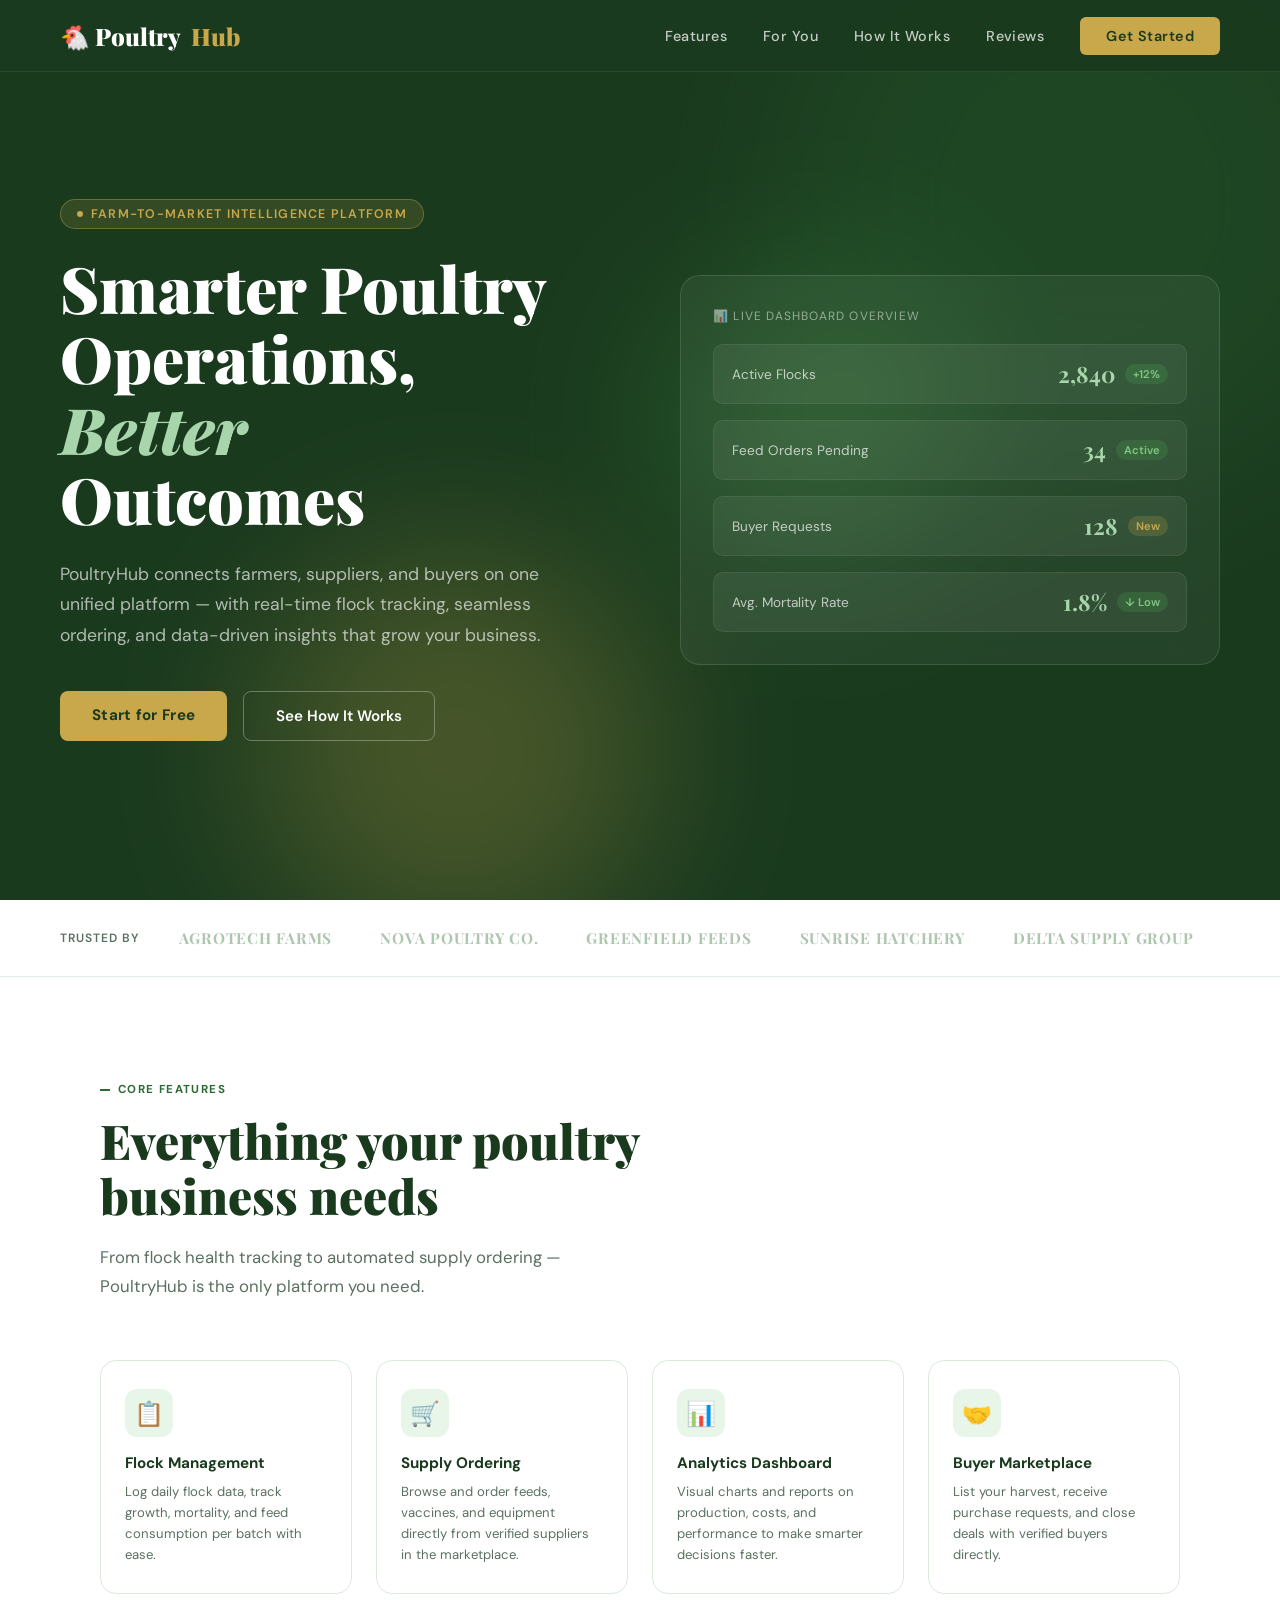
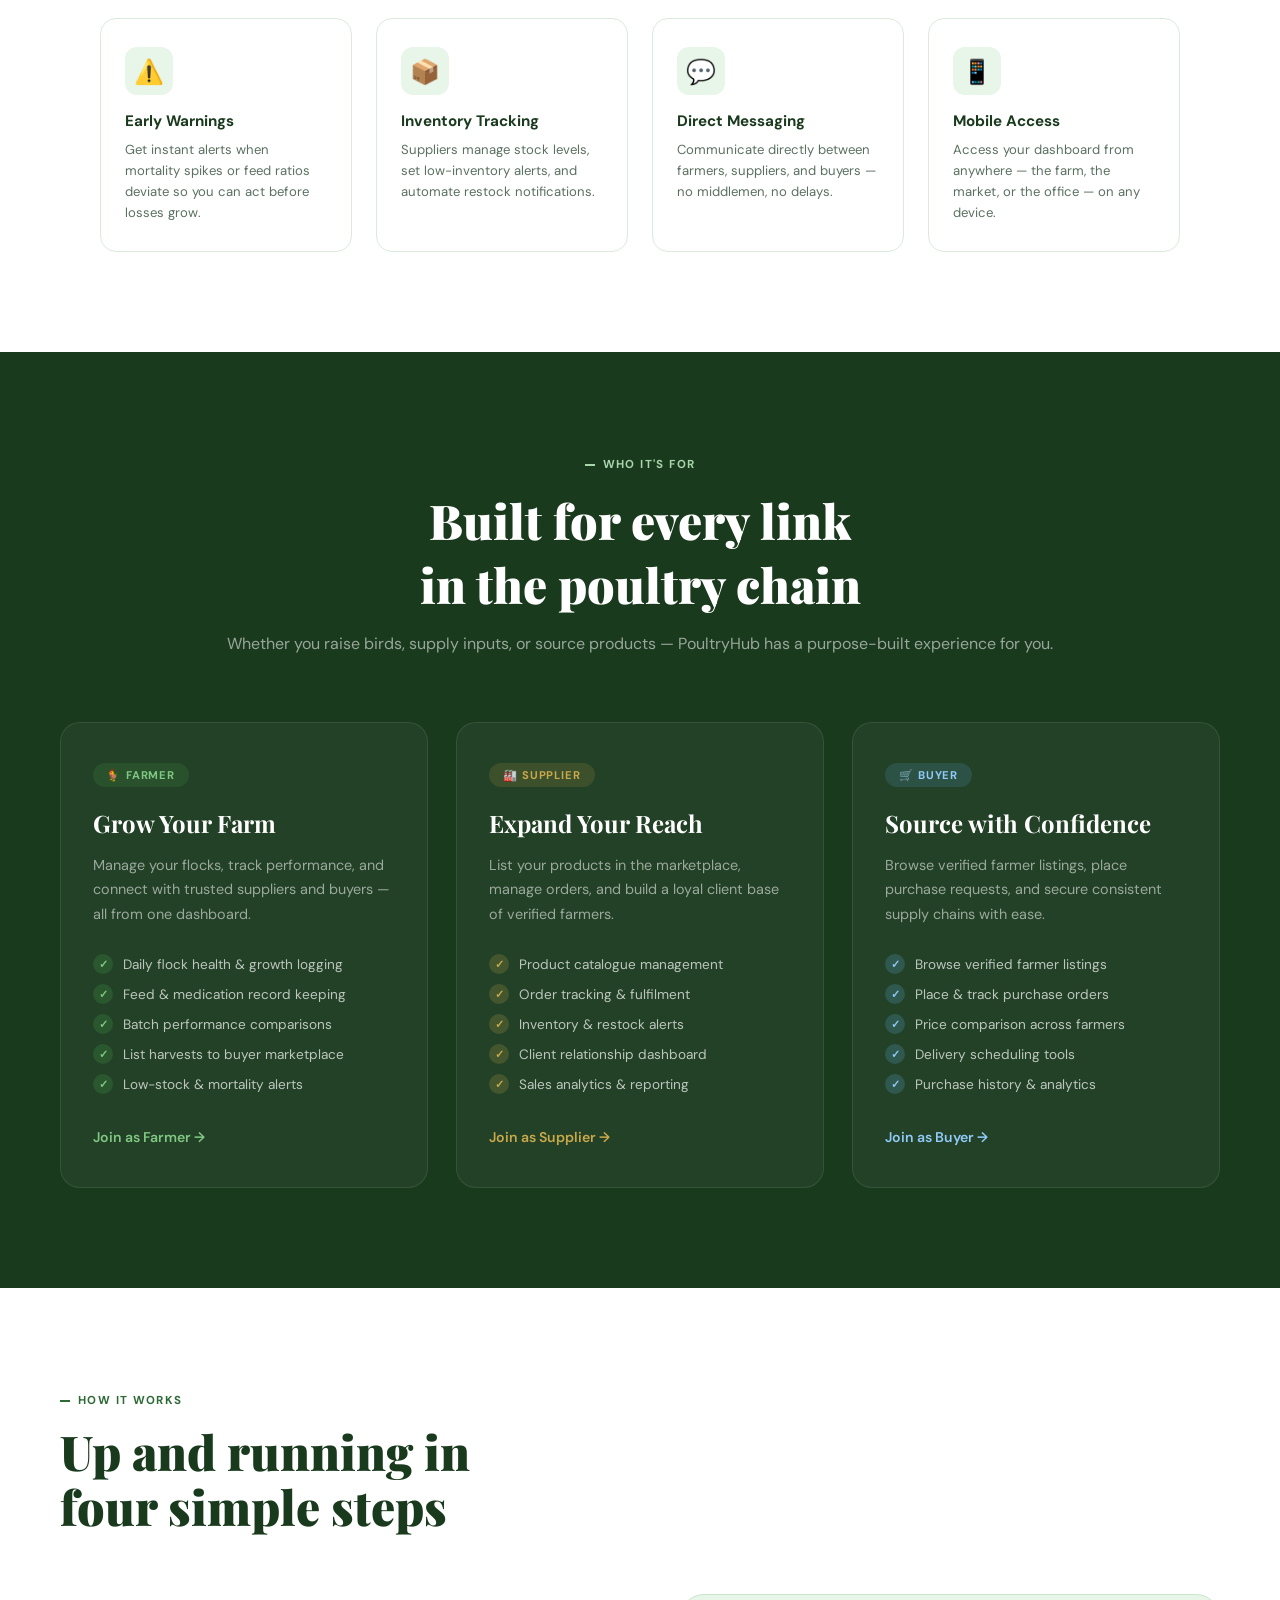
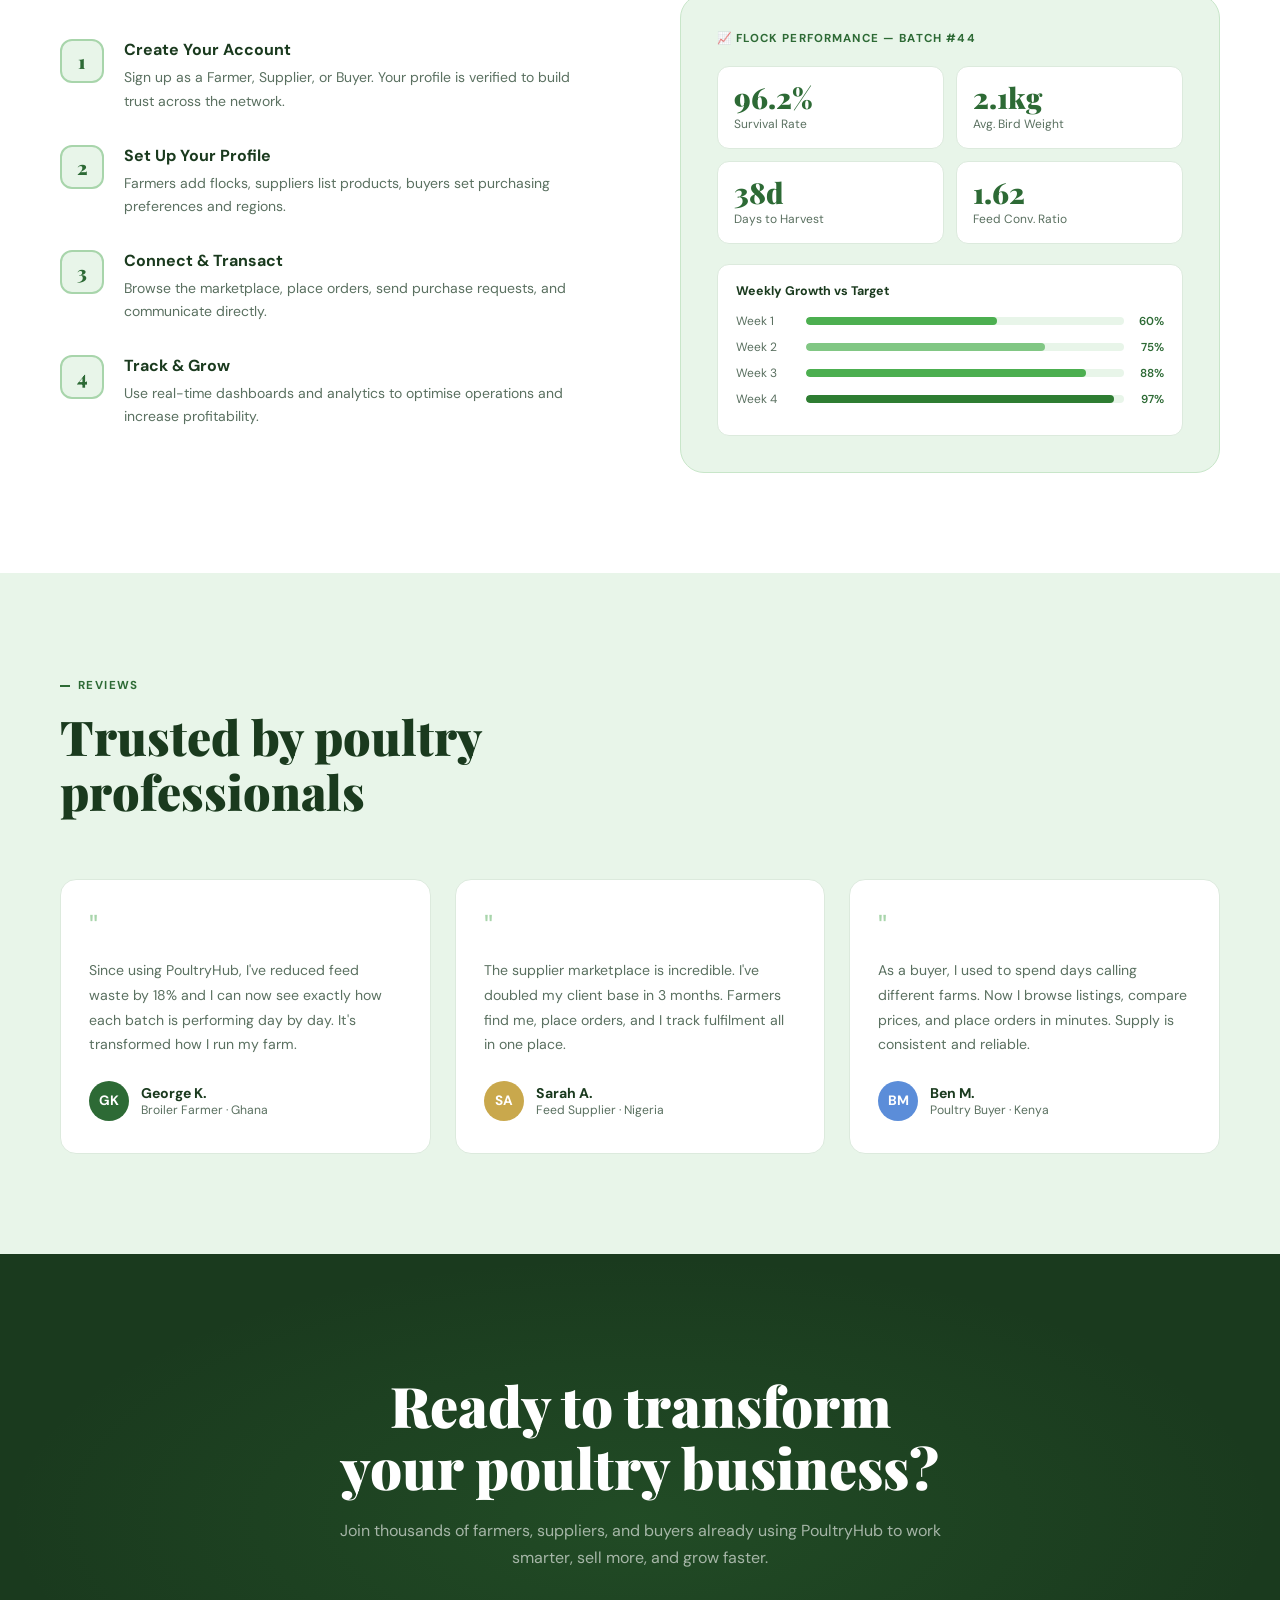
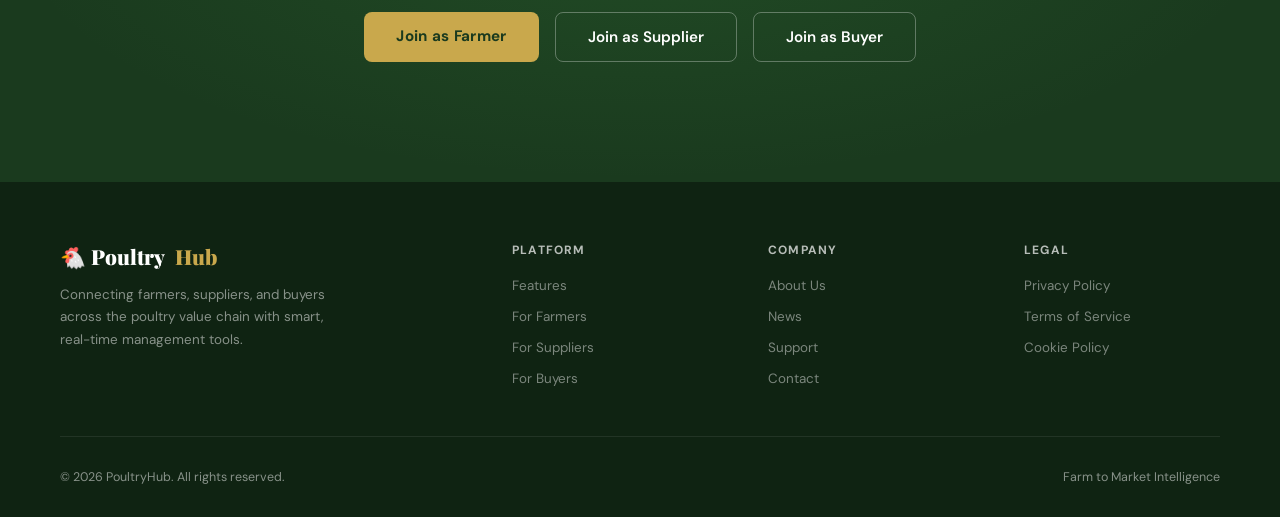
<file: frontend/index.html>
<!DOCTYPE html>
<html lang="en">

<head>
    <meta charset="UTF-8" />
    <meta name="viewport" content="width=device-width, initial-scale=1.0" />
    <title>Poultry Hub — Farm to Market Intelligence</title>
    <link
        href="https://fonts.googleapis.com/css2?family=Playfair+Display:ital,wght@0,700;0,900;1,700&family=DM+Sans:wght@300;400;500;600&display=swap"
        rel="stylesheet" />
    <style>
        :root {
            --green-deep: #1a3a1e;
            --green-mid: #2d6a35;
            --green-bright: #4caf50;
            --green-light: #a8d5ab;
            --green-pale: #e8f5e9;
            --cream: #faf7f2;
            --gold: #c9a84c;
            --white: #ffffff;
            --text-dark: #111a12;
            --text-muted: #5a7060;
        }

        *,
        *::before,
        *::after {
            margin: 0;
            padding: 0;
            box-sizing: border-box;
        }

        html {
            scroll-behavior: smooth;
        }

        body {
            font-family: 'DM Sans', sans-serif;
            background: var(--cream);
            color: var(--text-dark);
            overflow-x: hidden;
        }

        /* NAV */
        nav {
            position: fixed;
            top: 0;
            left: 0;
            right: 0;
            z-index: 100;
            display: flex;
            align-items: center;
            justify-content: space-between;
            padding: 0 60px;
            height: 72px;
            background: rgba(26, 58, 30, 0.97);
            -webkit-backdrop-filter: blur(12px);
            backdrop-filter: blur(12px);
            border-bottom: 1px solid rgba(255, 255, 255, 0.08);
        }

        .nav-logo {
            font-family: 'Playfair Display', serif;
            font-size: 1.5rem;
            font-weight: 900;
            color: var(--white);
            text-decoration: none;
            display: flex;
            align-items: center;
            gap: 10px;
        }

        .nav-logo span {
            color: var(--gold);
        }

        .nav-links {
            display: flex;
            align-items: center;
            gap: 36px;
            list-style: none;
        }

        .nav-links a {
            color: rgba(255, 255, 255, 0.75);
            text-decoration: none;
            font-size: 0.9rem;
            font-weight: 500;
            letter-spacing: 0.03em;
            transition: color 0.2s;
        }

        .nav-links a:hover {
            color: var(--white);
        }

        .nav-cta {
            padding: 10px 26px;
            background: var(--gold);
            color: var(--green-deep) !important;
            border-radius: 6px;
            font-weight: 600 !important;
            transition: background 0.2s, transform 0.2s !important;
        }

        .nav-cta:hover {
            background: #e0b85a !important;
            transform: translateY(-1px);
        }

        /* HERO */
        .hero {
            min-height: 100vh;
            background: var(--green-deep);
            display: flex;
            align-items: center;
            position: relative;
            overflow: hidden;
            padding: 120px 60px 80px;
        }

        .hero-bg-orb {
            position: absolute;
            border-radius: 50%;
            filter: blur(80px);
            opacity: 0.25;
            pointer-events: none;
        }

        .orb1 {
            width: 600px;
            height: 600px;
            background: var(--green-mid);
            top: -100px;
            right: -100px;
        }

        .orb2 {
            width: 400px;
            height: 400px;
            background: var(--gold);
            bottom: -50px;
            left: 20%;
        }

        .orb3 {
            width: 300px;
            height: 300px;
            background: var(--green-bright);
            top: 30%;
            right: 25%;
        }

        .hero-grid {
            display: grid;
            grid-template-columns: 1fr 1fr;
            gap: 80px;
            align-items: center;
            max-width: 1200px;
            margin: 0 auto;
            width: 100%;
            position: relative;
            z-index: 2;
        }

        .hero-tag {
            display: inline-flex;
            align-items: center;
            gap: 8px;
            padding: 6px 16px;
            background: rgba(201, 168, 76, 0.15);
            border: 1px solid rgba(201, 168, 76, 0.4);
            border-radius: 100px;
            color: var(--gold);
            font-size: 0.78rem;
            font-weight: 600;
            letter-spacing: 0.1em;
            text-transform: uppercase;
            margin-bottom: 24px;
        }

        .hero-tag::before {
            content: '';
            width: 6px;
            height: 6px;
            border-radius: 50%;
            background: var(--gold);
            animation: pulse 2s infinite;
        }

        @keyframes pulse {

            0%,
            100% {
                opacity: 1;
                transform: scale(1)
            }

            50% {
                opacity: 0.5;
                transform: scale(1.5)
            }
        }

        .hero h1 {
            font-family: 'Playfair Display', serif;
            font-size: clamp(2.8rem, 5vw, 4.2rem);
            font-weight: 900;
            color: var(--white);
            line-height: 1.1;
            margin-bottom: 24px;
        }

        .hero h1 em {
            font-style: italic;
            color: var(--green-light);
        }

        .hero p {
            font-size: 1.1rem;
            color: rgba(255, 255, 255, 0.65);
            line-height: 1.75;
            max-width: 480px;
            margin-bottom: 40px;
        }

        .hero-actions {
            display: flex;
            gap: 16px;
            flex-wrap: wrap;
        }

        .btn-primary {
            padding: 14px 32px;
            background: var(--gold);
            color: var(--green-deep);
            font-weight: 700;
            font-size: 0.95rem;
            border: none;
            border-radius: 8px;
            cursor: pointer;
            text-decoration: none;
            display: inline-block;
            transition: all 0.25s;
            letter-spacing: 0.02em;
        }

        .btn-primary:hover {
            background: #e0b85a;
            transform: translateY(-2px);
            box-shadow: 0 8px 24px rgba(201, 168, 76, 0.35);
        }

        .btn-outline {
            padding: 14px 32px;
            background: transparent;
            color: var(--white);
            font-weight: 600;
            font-size: 0.95rem;
            border: 1.5px solid rgba(255, 255, 255, 0.3);
            border-radius: 8px;
            cursor: pointer;
            text-decoration: none;
            display: inline-block;
            transition: all 0.25s;
        }

        .btn-outline:hover {
            border-color: var(--white);
            background: rgba(255, 255, 255, 0.07);
        }

        /* HERO CARD */
        .hero-card {
            background: rgba(255, 255, 255, 0.05);
            -webkit-backdrop-filter: blur(20px);
            backdrop-filter: blur(20px);
            border: 1px solid rgba(255, 255, 255, 0.12);
            border-radius: 20px;
            padding: 32px;
            animation: floatCard 6s ease-in-out infinite;
        }

        @keyframes floatCard {

            0%,
            100% {
                transform: translateY(0)
            }

            50% {
                transform: translateY(-12px)
            }
        }

        .hero-card-title {
            color: rgba(255, 255, 255, 0.5);
            font-size: 0.75rem;
            text-transform: uppercase;
            letter-spacing: 0.1em;
            margin-bottom: 20px;
        }

        .stat-row {
            display: flex;
            flex-direction: column;
            gap: 16px;
        }

        .stat-item {
            display: flex;
            align-items: center;
            justify-content: space-between;
            background: rgba(255, 255, 255, 0.06);
            padding: 14px 18px;
            border-radius: 10px;
            border: 1px solid rgba(255, 255, 255, 0.07);
        }

        .stat-label {
            color: rgba(255, 255, 255, 0.7);
            font-size: 0.85rem;
        }

        .stat-val {
            font-family: 'Playfair Display', serif;
            color: var(--green-light);
            font-size: 1.4rem;
            font-weight: 700;
        }

        .stat-badge {
            font-size: 0.7rem;
            padding: 3px 8px;
            border-radius: 100px;
            font-weight: 600;
        }

        .badge-up {
            background: rgba(76, 175, 80, 0.2);
            color: #81c784;
        }

        .badge-new {
            background: rgba(201, 168, 76, 0.2);
            color: var(--gold);
        }

        /* TRUST BAR */
        .trust-bar {
            background: var(--white);
            padding: 28px 60px;
            border-bottom: 1px solid #e4ede5;
            display: flex;
            align-items: center;
            gap: 40px;
            overflow: hidden;
        }

        .trust-label {
            font-size: 0.75rem;
            font-weight: 600;
            color: var(--text-muted);
            text-transform: uppercase;
            letter-spacing: 0.08em;
            white-space: nowrap;
        }

        .trust-scroll-wrap {
            overflow: hidden;
            flex: 1;
        }

        .trust-logos {
            display: flex;
            gap: 48px;
            align-items: center;
            animation: scroll-logos 22s linear infinite;
            width: max-content;
        }

        @keyframes scroll-logos {
            0% {
                transform: translateX(0)
            }

            100% {
                transform: translateX(-50%)
            }
        }

        .trust-logo-item {
            font-family: 'Playfair Display', serif;
            font-size: 0.95rem;
            font-weight: 700;
            color: #aec5af;
            letter-spacing: 0.05em;
            white-space: nowrap;
        }

        /* SECTION WRAPPER */
        .section {
            padding: 100px 60px;
            max-width: 1200px;
            margin: 0 auto;
        }

        .section-tag {
            display: inline-block;
            font-size: 0.72rem;
            font-weight: 700;
            letter-spacing: 0.12em;
            text-transform: uppercase;
            color: var(--green-mid);
            margin-bottom: 16px;
            position: relative;
            padding-left: 18px;
        }

        .section-tag::before {
            content: '';
            position: absolute;
            left: 0;
            top: 50%;
            transform: translateY(-50%);
            width: 10px;
            height: 2px;
            background: var(--green-mid);
        }

        .section-title {
            font-family: 'Playfair Display', serif;
            font-size: clamp(2rem, 4vw, 3rem);
            font-weight: 900;
            color: var(--green-deep);
            line-height: 1.15;
            margin-bottom: 20px;
        }

        .section-sub {
            font-size: 1.05rem;
            color: var(--text-muted);
            line-height: 1.7;
            max-width: 540px;
        }

        /* FEATURES GRID */
        .features-row {
            display: grid;
            grid-template-columns: repeat(4, 1fr);
            gap: 24px;
            margin-top: 60px;
        }

        .feature-pill {
            background: var(--white);
            border: 1px solid #dceadd;
            border-radius: 16px;
            padding: 28px 24px;
            transition: all 0.3s;
            cursor: default;
            position: relative;
            overflow: hidden;
        }

        .feature-pill::before {
            content: '';
            position: absolute;
            top: 0;
            left: 0;
            right: 0;
            height: 3px;
            background: var(--green-bright);
            transform: scaleX(0);
            transform-origin: left;
            transition: transform 0.3s;
        }

        .feature-pill:hover {
            transform: translateY(-6px);
            box-shadow: 0 16px 40px rgba(44, 106, 53, 0.12);
            border-color: var(--green-light);
        }

        .feature-pill:hover::before {
            transform: scaleX(1);
        }

        .feature-icon {
            width: 48px;
            height: 48px;
            background: var(--green-pale);
            border-radius: 12px;
            display: flex;
            align-items: center;
            justify-content: center;
            font-size: 1.5rem;
            margin-bottom: 16px;
        }

        .feature-pill h4 {
            font-size: 0.95rem;
            font-weight: 700;
            color: var(--green-deep);
            margin-bottom: 8px;
        }

        .feature-pill p {
            font-size: 0.82rem;
            color: var(--text-muted);
            line-height: 1.6;
        }

        /* USER SECTIONS */
        .user-sections {
            background: var(--green-deep);
            padding: 100px 60px;
        }

        .user-sections-inner {
            max-width: 1200px;
            margin: 0 auto;
        }

        .user-sections-header {
            text-align: center;
            margin-bottom: 64px;
        }

        .user-sections-header .section-tag {
            color: var(--green-light);
        }

        .user-sections-header .section-tag::before {
            background: var(--green-light);
        }

        .user-sections-header h2 {
            font-family: 'Playfair Display', serif;
            font-size: clamp(2rem, 4vw, 3rem);
            font-weight: 900;
            color: var(--white);
            margin-bottom: 14px;
        }

        .user-sections-header p {
            color: rgba(255, 255, 255, 0.55);
            font-size: 1rem;
            line-height: 1.7;
        }

        .user-cards {
            display: grid;
            grid-template-columns: repeat(3, 1fr);
            gap: 28px;
        }

        .user-card {
            background: rgba(255, 255, 255, 0.04);
            border: 1px solid rgba(255, 255, 255, 0.09);
            border-radius: 20px;
            padding: 40px 32px;
            transition: all 0.35s;
            position: relative;
            overflow: hidden;
        }

        .user-card::after {
            content: '';
            position: absolute;
            bottom: 0;
            left: 0;
            right: 0;
            height: 4px;
            opacity: 0;
            transition: opacity 0.3s;
        }

        .user-card.farmer::after {
            background: linear-gradient(90deg, #4caf50, #81c784);
        }

        .user-card.supplier::after {
            background: linear-gradient(90deg, var(--gold), #e8c96e);
        }

        .user-card.buyer::after {
            background: linear-gradient(90deg, #64b5f6, #90caf9);
        }

        .user-card:hover {
            transform: translateY(-8px);
            background: rgba(255, 255, 255, 0.08);
            border-color: rgba(255, 255, 255, 0.18);
        }

        .user-card:hover::after {
            opacity: 1;
        }

        .user-card-badge {
            display: inline-block;
            padding: 5px 14px;
            border-radius: 100px;
            font-size: 0.7rem;
            font-weight: 700;
            letter-spacing: 0.08em;
            text-transform: uppercase;
            margin-bottom: 20px;
        }

        .badge-farmer {
            background: rgba(76, 175, 80, 0.15);
            color: #81c784;
        }

        .badge-supplier {
            background: rgba(201, 168, 76, 0.15);
            color: var(--gold);
        }

        .badge-buyer {
            background: rgba(100, 181, 246, 0.15);
            color: #90caf9;
        }

        .user-card h3 {
            font-family: 'Playfair Display', serif;
            font-size: 1.5rem;
            font-weight: 700;
            color: var(--white);
            margin-bottom: 14px;
        }

        .user-card>p {
            color: rgba(255, 255, 255, 0.55);
            font-size: 0.9rem;
            line-height: 1.7;
            margin-bottom: 28px;
        }

        .user-features {
            list-style: none;
            display: flex;
            flex-direction: column;
            gap: 10px;
            margin-bottom: 32px;
        }

        .user-features li {
            display: flex;
            align-items: center;
            gap: 10px;
            color: rgba(255, 255, 255, 0.7);
            font-size: 0.85rem;
        }

        .user-features li::before {
            content: '✓';
            width: 20px;
            height: 20px;
            border-radius: 50%;
            background: rgba(76, 175, 80, 0.2);
            color: #81c784;
            display: flex;
            align-items: center;
            justify-content: center;
            font-size: 0.7rem;
            font-weight: 700;
            flex-shrink: 0;
        }

        .user-card.supplier .user-features li::before {
            background: rgba(201, 168, 76, 0.2);
            color: var(--gold);
        }

        .user-card.buyer .user-features li::before {
            background: rgba(100, 181, 246, 0.2);
            color: #90caf9;
        }

        .card-link {
            display: inline-flex;
            align-items: center;
            gap: 8px;
            text-decoration: none;
            font-weight: 600;
            font-size: 0.88rem;
            transition: gap 0.2s;
        }

        .user-card.farmer .card-link {
            color: #81c784;
        }

        .user-card.supplier .card-link {
            color: var(--gold);
        }

        .user-card.buyer .card-link {
            color: #90caf9;
        }

        .card-link:hover {
            gap: 14px;
        }

        /* HOW IT WORKS */
        .how-section {
            padding: 100px 60px;
            background: var(--white);
        }

        .how-inner {
            max-width: 1200px;
            margin: 0 auto;
        }

        .how-grid {
            display: grid;
            grid-template-columns: 1fr 1fr;
            gap: 80px;
            align-items: center;
            margin-top: 60px;
        }

        .steps {
            display: flex;
            flex-direction: column;
            gap: 32px;
        }

        .step {
            display: flex;
            gap: 20px;
            align-items: flex-start;
            opacity: 0;
            transform: translateX(-20px);
            animation: slideIn 0.6s forwards;
        }

        .step:nth-child(1) {
            animation-delay: 0.1s
        }

        .step:nth-child(2) {
            animation-delay: 0.25s
        }

        .step:nth-child(3) {
            animation-delay: 0.4s
        }

        .step:nth-child(4) {
            animation-delay: 0.55s
        }

        @keyframes slideIn {
            to {
                opacity: 1;
                transform: translateX(0);
            }
        }

        .step-num {
            width: 44px;
            height: 44px;
            border-radius: 12px;
            background: var(--green-pale);
            border: 2px solid var(--green-light);
            display: flex;
            align-items: center;
            justify-content: center;
            font-family: 'Playfair Display', serif;
            font-size: 1.2rem;
            font-weight: 900;
            color: var(--green-mid);
            flex-shrink: 0;
        }

        .step h4 {
            font-size: 1rem;
            font-weight: 700;
            color: var(--green-deep);
            margin-bottom: 6px;
        }

        .step p {
            font-size: 0.875rem;
            color: var(--text-muted);
            line-height: 1.65;
        }

        .how-visual {
            background: var(--green-pale);
            border-radius: 24px;
            padding: 36px;
            border: 1px solid #c8e6c9;
        }

        .mini-dash-title {
            font-size: 0.72rem;
            text-transform: uppercase;
            letter-spacing: 0.1em;
            font-weight: 700;
            color: var(--green-mid);
            margin-bottom: 20px;
        }

        .mini-stat-row {
            display: grid;
            grid-template-columns: 1fr 1fr;
            gap: 12px;
            margin-bottom: 20px;
        }

        .mini-stat {
            background: var(--white);
            border-radius: 12px;
            padding: 16px;
            border: 1px solid #dceadd;
        }

        .mini-stat-num {
            font-family: 'Playfair Display', serif;
            font-size: 1.8rem;
            font-weight: 900;
            color: var(--green-mid);
            line-height: 1;
            margin-bottom: 4px;
        }

        .mini-stat-lbl {
            font-size: 0.75rem;
            color: var(--text-muted);
        }

        .mini-bar-block {
            background: var(--white);
            border-radius: 12px;
            padding: 18px;
            border: 1px solid #dceadd;
        }

        .mini-bar-title {
            font-size: 0.78rem;
            font-weight: 700;
            color: var(--green-deep);
            margin-bottom: 14px;
        }

        .mini-bar-item {
            display: flex;
            align-items: center;
            gap: 10px;
            margin-bottom: 10px;
        }

        .mini-bar-label {
            font-size: 0.75rem;
            color: var(--text-muted);
            width: 60px;
            flex-shrink: 0;
        }

        .mini-bar-track {
            flex: 1;
            background: #e8f5e9;
            border-radius: 100px;
            height: 8px;
            overflow: hidden;
        }

        .mini-bar-fill {
            height: 100%;
            border-radius: 100px;
            background: var(--green-bright);
        }

        .mini-bar-val {
            font-size: 0.72rem;
            color: var(--green-mid);
            font-weight: 600;
            width: 30px;
            text-align: right;
        }

        /* TESTIMONIALS */
        .testimonial-section {
            padding: 100px 60px;
            background: var(--green-pale);
        }

        .testimonial-inner {
            max-width: 1200px;
            margin: 0 auto;
        }

        .testimonial-grid {
            display: grid;
            grid-template-columns: repeat(3, 1fr);
            gap: 24px;
            margin-top: 60px;
        }

        .t-card {
            background: var(--white);
            border-radius: 16px;
            padding: 32px 28px;
            border: 1px solid #dceadd;
            transition: transform 0.3s, box-shadow 0.3s;
        }

        .t-card:hover {
            transform: translateY(-4px);
            box-shadow: 0 12px 32px rgba(44, 106, 53, 0.1);
        }

        .t-quote {
            font-size: 2rem;
            color: var(--green-light);
            line-height: 1;
            margin-bottom: 14px;
        }

        .t-card p {
            font-size: 0.88rem;
            color: var(--text-muted);
            line-height: 1.75;
            margin-bottom: 24px;
        }

        .t-author {
            display: flex;
            align-items: center;
            gap: 12px;
        }

        .t-avatar {
            width: 40px;
            height: 40px;
            border-radius: 50%;
            display: flex;
            align-items: center;
            justify-content: center;
            font-weight: 700;
            font-size: 0.85rem;
            color: var(--white);
        }

        .avatar-g {
            background: var(--green-mid);
        }

        .avatar-s {
            background: #c9a84c;
        }

        .avatar-b {
            background: #5b8dd9;
        }

        .t-name {
            font-weight: 700;
            font-size: 0.88rem;
            color: var(--green-deep);
        }

        .t-role {
            font-size: 0.76rem;
            color: var(--text-muted);
        }

        /* CTA */
        .cta-section {
            background: var(--green-deep);
            padding: 120px 60px;
            text-align: center;
            position: relative;
            overflow: hidden;
        }

        .cta-section::before {
            content: '';
            position: absolute;
            inset: 0;
            background: radial-gradient(ellipse at center, rgba(76, 175, 80, 0.15) 0%, transparent 70%);
        }

        .cta-inner {
            position: relative;
            z-index: 1;
            max-width: 640px;
            margin: 0 auto;
        }

        .cta-section h2 {
            font-family: 'Playfair Display', serif;
            font-size: clamp(2.2rem, 5vw, 3.5rem);
            font-weight: 900;
            color: var(--white);
            line-height: 1.1;
            margin-bottom: 20px;
        }

        .cta-section p {
            color: rgba(255, 255, 255, 0.6);
            font-size: 1rem;
            line-height: 1.7;
            margin-bottom: 40px;
        }

        .cta-btns {
            display: flex;
            gap: 16px;
            justify-content: center;
            flex-wrap: wrap;
        }

        /* FOOTER */
        footer {
            background: #0f2312;
            padding: 60px 60px 32px;
            color: rgba(255, 255, 255, 0.5);
        }

        .footer-inner {
            max-width: 1200px;
            margin: 0 auto;
        }

        .footer-top {
            display: grid;
            grid-template-columns: 2fr 1fr 1fr 1fr;
            gap: 60px;
            padding-bottom: 48px;
            border-bottom: 1px solid rgba(255, 255, 255, 0.08);
            margin-bottom: 32px;
        }

        .footer-brand .nav-logo {
            font-size: 1.3rem;
            margin-bottom: 14px;
            display: inline-flex;
        }

        .footer-brand p {
            font-size: 0.84rem;
            line-height: 1.7;
            max-width: 280px;
        }

        .footer-col h5 {
            font-size: 0.75rem;
            font-weight: 700;
            text-transform: uppercase;
            letter-spacing: 0.1em;
            color: rgba(255, 255, 255, 0.7);
            margin-bottom: 16px;
        }

        .footer-col ul {
            list-style: none;
            display: flex;
            flex-direction: column;
            gap: 10px;
        }

        .footer-col a {
            color: rgba(255, 255, 255, 0.45);
            text-decoration: none;
            font-size: 0.84rem;
            transition: color 0.2s;
        }

        .footer-col a:hover {
            color: rgba(255, 255, 255, 0.85);
        }

        .footer-bottom {
            display: flex;
            justify-content: space-between;
            align-items: center;
            font-size: 0.78rem;
        }

        /* RESPONSIVE */
        @media (max-width: 1024px) {

            .hero-grid,
            .how-grid {
                grid-template-columns: 1fr;
                gap: 50px;
            }

            .hero-visual {
                display: none;
            }

            .features-row {
                grid-template-columns: repeat(2, 1fr);
            }

            .user-cards {
                grid-template-columns: 1fr;
            }

            .testimonial-grid {
                grid-template-columns: 1fr 1fr;
            }

            .footer-top {
                grid-template-columns: 1fr 1fr;
                gap: 40px;
            }
        }

        @media (max-width: 700px) {
            nav {
                padding: 0 20px;
            }

            .nav-links {
                display: none;
            }

            .hero,
            .how-section,
            .user-sections,
            .testimonial-section,
            .cta-section,
            footer {
                padding-left: 24px;
                padding-right: 24px;
            }

            .section {
                padding: 60px 24px;
            }

            .features-row {
                grid-template-columns: 1fr;
            }

            .testimonial-grid {
                grid-template-columns: 1fr;
            }

            .mini-stat-row {
                grid-template-columns: 1fr;
            }

            .footer-top {
                grid-template-columns: 1fr;
                gap: 32px;
            }

            .footer-bottom {
                flex-direction: column;
                gap: 10px;
                text-align: center;
            }
        }
    </style>
</head>

<body>

    <!-- NAV -->
    <nav>
        <a href="#" class="nav-logo">🐔 Poultry<span>Hub</span></a>
        <ul class="nav-links">
            <li><a href="#features">Features</a></li>
            <li><a href="#users">For You</a></li>
            <li><a href="#how">How It Works</a></li>
            <li><a href="#testimonials">Reviews</a></li>
            <li><a href="./auth/register/register.html" class="nav-cta">Get Started</a></li>
        </ul>
    </nav>

    <!-- HERO -->
    <section class="hero">
        <div class="hero-bg-orb orb1"></div>
        <div class="hero-bg-orb orb2"></div>
        <div class="hero-bg-orb orb3"></div>
        <div class="hero-grid">
            <div class="hero-content">
                <div class="hero-tag">Farm-to-Market Intelligence Platform</div>
                <h1>Smarter Poultry<br />Operations, <em>Better</em><br />Outcomes</h1>
                <p>PoultryHub connects farmers, suppliers, and buyers on one unified platform — with real-time flock
                    tracking, seamless ordering, and data-driven insights that grow your business.</p>
                <div class="hero-actions">
                    <a href="./auth/register/register.html" class="btn-primary">Start for Free</a>
                    <a href="#how" class="btn-outline">See How It Works</a>
                </div>
            </div>
            <div class="hero-visual">
                <div class="hero-card">
                    <div class="hero-card-title">📊 Live Dashboard Overview</div>
                    <div class="stat-row">
                        <div class="stat-item">
                            <span class="stat-label">Active Flocks</span>
                            <div style="display:flex;align-items:center;gap:10px;">
                                <span class="stat-val">2,840</span>
                                <span class="stat-badge badge-up">+12%</span>
                            </div>
                        </div>
                        <div class="stat-item">
                            <span class="stat-label">Feed Orders Pending</span>
                            <div style="display:flex;align-items:center;gap:10px;">
                                <span class="stat-val">34</span>
                                <span class="stat-badge badge-up">Active</span>
                            </div>
                        </div>
                        <div class="stat-item">
                            <span class="stat-label">Buyer Requests</span>
                            <div style="display:flex;align-items:center;gap:10px;">
                                <span class="stat-val">128</span>
                                <span class="stat-badge badge-new">New</span>
                            </div>
                        </div>
                        <div class="stat-item">
                            <span class="stat-label">Avg. Mortality Rate</span>
                            <div style="display:flex;align-items:center;gap:10px;">
                                <span class="stat-val">1.8%</span>
                                <span class="stat-badge badge-up">↓ Low</span>
                            </div>
                        </div>
                    </div>
                </div>
            </div>
        </div>
    </section>

    <!-- TRUST BAR -->
    <div class="trust-bar">
        <span class="trust-label">Trusted by</span>
        <div class="trust-scroll-wrap">
            <div class="trust-logos">

                <span class="trust-logo-item">AGROTECH FARMS</span>
                <span class="trust-logo-item">NOVA POULTRY CO.</span>
                <span class="trust-logo-item">GREENFIELD FEEDS</span>
                <span class="trust-logo-item">SUNRISE HATCHERY</span>
                <span class="trust-logo-item">DELTA SUPPLY GROUP</span>
                <span class="trust-logo-item">BESTBIRD EXPORTS</span>
                <span class="trust-logo-item">TERRANOVA FARMS</span>
                <span class="trust-logo-item">AGROTECH FARMS</span>
                <span class="trust-logo-item">NOVA POULTRY CO.</span>
                <span class="trust-logo-item">GREENFIELD FEEDS</span>
                <span class="trust-logo-item">SUNRISE HATCHERY</span>
                <span class="trust-logo-item">DELTA SUPPLY GROUP</span>
                <span class="trust-logo-item">BESTBIRD EXPORTS</span>
                <span class="trust-logo-item">TERRANOVA FARMS</span>
            </div>
        </div>
    </div>

    <!-- FEATURES -->
    <section id="features" style="background: var(--white);">
        <div class="section">
            <div class="section-tag">Core Features</div>
            <h2 class="section-title">Everything your poultry<br />business needs</h2>
            <p class="section-sub">From flock health tracking to automated supply ordering — PoultryHub is the only
                platform you need.</p>
            <div class="features-row">
                <div class="feature-pill">
                    <div class="feature-icon">📋</div>
                    <h4>Flock Management</h4>
                    <p>Log daily flock data, track growth, mortality, and feed consumption per batch with ease.</p>
                </div>
                <div class="feature-pill">
                    <div class="feature-icon">🛒</div>
                    <h4>Supply Ordering</h4>
                    <p>Browse and order feeds, vaccines, and equipment directly from verified suppliers in the
                        marketplace.</p>
                </div>
                <div class="feature-pill">
                    <div class="feature-icon">📊</div>
                    <h4>Analytics Dashboard</h4>
                    <p>Visual charts and reports on production, costs, and performance to make smarter decisions faster.
                    </p>
                </div>
                <div class="feature-pill">
                    <div class="feature-icon">🤝</div>
                    <h4>Buyer Marketplace</h4>
                    <p>List your harvest, receive purchase requests, and close deals with verified buyers directly.</p>
                </div>
                <div class="feature-pill">
                    <div class="feature-icon">⚠️</div>
                    <h4>Early Warnings</h4>
                    <p>Get instant alerts when mortality spikes or feed ratios deviate so you can act before losses
                        grow.</p>
                </div>
                <div class="feature-pill">
                    <div class="feature-icon">📦</div>
                    <h4>Inventory Tracking</h4>
                    <p>Suppliers manage stock levels, set low-inventory alerts, and automate restock notifications.</p>
                </div>
                <div class="feature-pill">
                    <div class="feature-icon">💬</div>
                    <h4>Direct Messaging</h4>
                    <p>Communicate directly between farmers, suppliers, and buyers — no middlemen, no delays.</p>
                </div>
                <div class="feature-pill">
                    <div class="feature-icon">📱</div>
                    <h4>Mobile Access</h4>
                    <p>Access your dashboard from anywhere — the farm, the market, or the office — on any device.</p>
                </div>
            </div>
        </div>
    </section>

    <!-- USER SECTIONS -->
    <section id="users" class="user-sections">
        <div class="user-sections-inner">
            <div class="user-sections-header">
                <div class="section-tag">Who It's For</div>
                <h2>Built for every link<br />in the poultry chain</h2>
                <p>Whether you raise birds, supply inputs, or source products — PoultryHub has a purpose-built
                    experience for you.</p>
            </div>
            <div class="user-cards">
                <div class="user-card farmer">
                    <span class="user-card-badge badge-farmer">🐓 Farmer</span>
                    <h3>Grow Your Farm</h3>
                    <p>Manage your flocks, track performance, and connect with trusted suppliers and buyers — all from
                        one dashboard.</p>
                    <ul class="user-features">
                        <li>Daily flock health & growth logging</li>
                        <li>Feed & medication record keeping</li>
                        <li>Batch performance comparisons</li>
                        <li>List harvests to buyer marketplace</li>
                        <li>Low-stock & mortality alerts</li>
                    </ul>
                    <a href="./auth/register/register.html" class="card-link">Join as Farmer →</a>
                </div>
                <div class="user-card supplier">
                    <span class="user-card-badge badge-supplier">🏭 Supplier</span>
                    <h3>Expand Your Reach</h3>
                    <p>List your products in the marketplace, manage orders, and build a loyal client base of verified
                        farmers.</p>
                    <ul class="user-features">
                        <li>Product catalogue management</li>
                        <li>Order tracking & fulfilment</li>
                        <li>Inventory & restock alerts</li>
                        <li>Client relationship dashboard</li>
                        <li>Sales analytics & reporting</li>
                    </ul>
                    <a href="./auth/register/register.html" class="card-link">Join as Supplier →</a>
                </div>
                <div class="user-card buyer">
                    <span class="user-card-badge badge-buyer">🛒 Buyer</span>
                    <h3>Source with Confidence</h3>
                    <p>Browse verified farmer listings, place purchase requests, and secure consistent supply chains
                        with ease.</p>
                    <ul class="user-features">
                        <li>Browse verified farmer listings</li>
                        <li>Place & track purchase orders</li>
                        <li>Price comparison across farmers</li>
                        <li>Delivery scheduling tools</li>
                        <li>Purchase history & analytics</li>
                    </ul>
                    <a href="./auth/register/register.html" class="card-link">Join as Buyer →</a>
                </div>
            </div>
        </div>
    </section>

    <!-- HOW IT WORKS -->
    <section id="how" class="how-section">
        <div class="how-inner">
            <div class="section-tag">How It Works</div>
            <h2 class="section-title">Up and running in<br />four simple steps</h2>
            <div class="how-grid">
                <div class="steps">
                    <div class="step">
                        <div class="step-num">1</div>
                        <div>
                            <h4>Create Your Account</h4>
                            <p>Sign up as a Farmer, Supplier, or Buyer. Your profile is verified to build trust across
                                the network.</p>
                        </div>
                    </div>
                    <div class="step">
                        <div class="step-num">2</div>
                        <div>
                            <h4>Set Up Your Profile</h4>
                            <p>Farmers add flocks, suppliers list products, buyers set purchasing preferences and
                                regions.</p>
                        </div>
                    </div>
                    <div class="step">
                        <div class="step-num">3</div>
                        <div>
                            <h4>Connect & Transact</h4>
                            <p>Browse the marketplace, place orders, send purchase requests, and communicate directly.
                            </p>
                        </div>
                    </div>
                    <div class="step">
                        <div class="step-num">4</div>
                        <div>
                            <h4>Track & Grow</h4>
                            <p>Use real-time dashboards and analytics to optimise operations and increase profitability.
                            </p>
                        </div>
                    </div>
                </div>
                <div class="how-visual">
                    <div class="mini-dash-title">📈 Flock Performance — Batch #44</div>
                    <div class="mini-stat-row">
                        <div class="mini-stat">
                            <div class="mini-stat-num">96.2%</div>
                            <div class="mini-stat-lbl">Survival Rate</div>
                        </div>
                        <div class="mini-stat">
                            <div class="mini-stat-num">2.1kg</div>
                            <div class="mini-stat-lbl">Avg. Bird Weight</div>
                        </div>
                        <div class="mini-stat">
                            <div class="mini-stat-num">38d</div>
                            <div class="mini-stat-lbl">Days to Harvest</div>
                        </div>
                        <div class="mini-stat">
                            <div class="mini-stat-num">1.62</div>
                            <div class="mini-stat-lbl">Feed Conv. Ratio</div>
                        </div>
                    </div>
                    <div class="mini-bar-block">
                        <div class="mini-bar-title">Weekly Growth vs Target</div>
                        <div class="mini-bar-item">
                            <span class="mini-bar-label">Week 1</span>
                            <div class="mini-bar-track">
                                <div class="mini-bar-fill" style="width:60%;"></div>
                            </div>
                            <span class="mini-bar-val">60%</span>
                        </div>
                        <div class="mini-bar-item">
                            <span class="mini-bar-label">Week 2</span>
                            <div class="mini-bar-track">
                                <div class="mini-bar-fill" style="width:75%;background:#81c784;"></div>
                            </div>
                            <span class="mini-bar-val">75%</span>
                        </div>
                        <div class="mini-bar-item">
                            <span class="mini-bar-label">Week 3</span>
                            <div class="mini-bar-track">
                                <div class="mini-bar-fill" style="width:88%;background:#4caf50;"></div>
                            </div>
                            <span class="mini-bar-val">88%</span>
                        </div>
                        <div class="mini-bar-item">
                            <span class="mini-bar-label">Week 4</span>
                            <div class="mini-bar-track">
                                <div class="mini-bar-fill" style="width:97%;background:#2e7d32;"></div>
                            </div>
                            <span class="mini-bar-val">97%</span>
                        </div>
                    </div>
                </div>
            </div>
        </div>
    </section>

    <!-- TESTIMONIALS -->
    <section id="testimonials" class="testimonial-section">
        <div class="testimonial-inner">
            <div class="section-tag">Reviews</div>
            <h2 class="section-title">Trusted by poultry<br />professionals</h2>
            <div class="testimonial-grid">
                <div class="t-card">
                    <div class="t-quote">"</div>
                    <p>Since using PoultryHub, I've reduced feed waste by 18% and I can now see exactly how each batch
                        is performing day by day. It's transformed how I run my farm.</p>
                    <div class="t-author">
                        <div class="t-avatar avatar-g">GK</div>
                        <div>
                            <div class="t-name">George K.</div>
                            <div class="t-role">Broiler Farmer · Ghana</div>
                        </div>
                    </div>
                </div>
                <div class="t-card">
                    <div class="t-quote">"</div>
                    <p>The supplier marketplace is incredible. I've doubled my client base in 3 months. Farmers find me,
                        place orders, and I track fulfilment all in one place.</p>
                    <div class="t-author">
                        <div class="t-avatar avatar-s">SA</div>
                        <div>
                            <div class="t-name">Sarah A.</div>
                            <div class="t-role">Feed Supplier · Nigeria</div>
                        </div>
                    </div>
                </div>
                <div class="t-card">
                    <div class="t-quote">"</div>
                    <p>As a buyer, I used to spend days calling different farms. Now I browse listings, compare prices,
                        and place orders in minutes. Supply is consistent and reliable.</p>
                    <div class="t-author">
                        <div class="t-avatar avatar-b">BM</div>
                        <div>
                            <div class="t-name">Ben M.</div>
                            <div class="t-role">Poultry Buyer · Kenya</div>
                        </div>
                    </div>
                </div>
            </div>
        </div>
    </section>

    <!-- CTA -->
    <section class="cta-section">
        <div class="cta-inner">
            <h2>Ready to transform<br />your poultry business?</h2>
            <p>Join thousands of farmers, suppliers, and buyers already using PoultryHub to work smarter, sell more, and
                grow faster.</p>
            <div class="cta-btns">
                <a href="./auth/register/register.html" class="btn-primary">Join as Farmer</a>
                <a href="./auth/register/register.html" class="btn-outline">Join as Supplier</a>
                <a href="./auth/register/register.html" class="btn-outline">Join as Buyer</a>
            </div>
        </div>
    </section>

    <!-- FOOTER -->
    <footer>
        <div class="footer-inner">
            <div class="footer-top">
                <div class="footer-brand">
                    <a href="#" class="nav-logo">🐔 Poultry<span>Hub</span></a>
                    <p>Connecting farmers, suppliers, and buyers across the poultry value chain with smart, real-time
                        management tools.</p>
                </div>
                <div class="footer-col">
                    <h5>Platform</h5>
                    <ul>
                        <li><a href="#features">Features</a></li>
                        <li><a href="#users">For Farmers</a></li>
                        <li><a href="#users">For Suppliers</a></li>
                        <li><a href="#users">For Buyers</a></li>
                    </ul>
                </div>
                <div class="footer-col">
                    <h5>Company</h5>
                    <ul>
                        <li><a href="#">About Us</a></li>
                        <li><a href="#">News</a></li>
                        <li><a href="#">Support</a></li>
                        <li><a href="#">Contact</a></li>
                    </ul>
                </div>
                <div class="footer-col">
                    <h5>Legal</h5>
                    <ul>
                        <li><a href="#">Privacy Policy</a></li>
                        <li><a href="#">Terms of Service</a></li>
                        <li><a href="#">Cookie Policy</a></li>
                    </ul>
                </div>
            </div>
            <div class="footer-bottom">
                <span>© <span id="currentYear">2026</span> PoultryHub. All rights reserved.</span>
                <span>Farm to Market Intelligence</span>
            </div>
        </div>
    </footer>

    <script>
        document.getElementById('currentYear').textContent = new Date().getFullYear();
    </script>

</html>
</file>
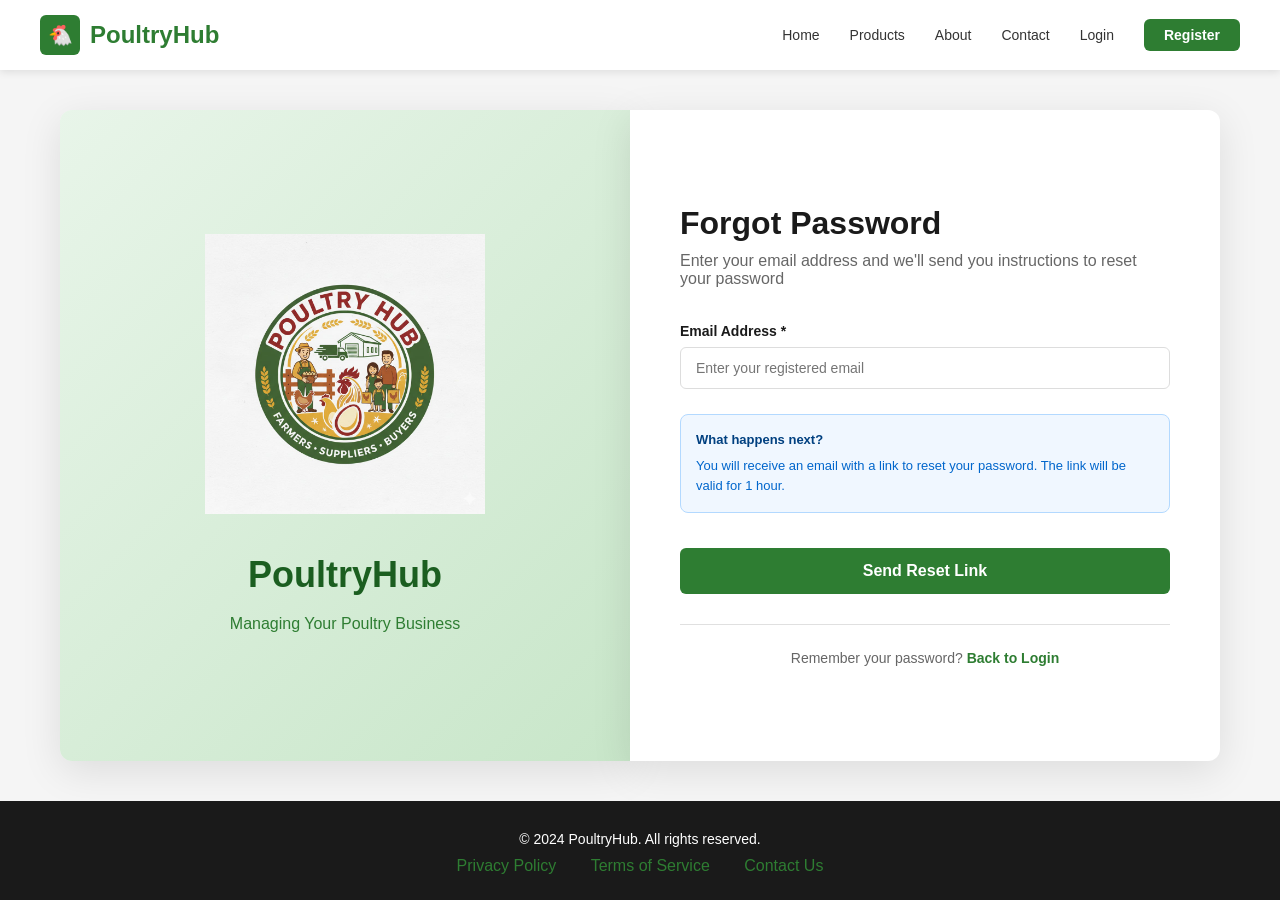
<file: frontend/auth/forgot_password/forgot_password.html>
<!DOCTYPE html>
<html lang="en">

<head>
    <meta charset="UTF-8">
    <meta name="viewport" content="width=device-width, initial-scale=1.0">
    <title>Forgot Password - PoultryHub</title>
    <style>
        * {
            margin: 0;
            padding: 0;
            box-sizing: border-box;
        }

        body {
            font-family: 'Segoe UI', Tahoma, Geneva, Verdana, sans-serif;
            background: #f5f5f5;
            min-height: 100vh;
            display: flex;
            flex-direction: column;
            margin: 0;
        }

        nav {
            background: white;
            padding: 15px 40px;
            display: flex;
            justify-content: space-between;
            align-items: center;
            box-shadow: 0 2px 8px rgba(0, 0, 0, 0.1);
        }

        .nav-left {
            display: flex;
            align-items: center;
            gap: 10px;
        }

        .nav-logo {
            width: 40px;
            height: 40px;
            background: #2e7d32;
            border-radius: 6px;
            display: flex;
            align-items: center;
            justify-content: center;
            color: white;
            font-weight: bold;
            font-size: 20px;
        }

        .nav-brand {
            font-size: 24px;
            font-weight: bold;
            color: #2e7d32;
        }

        .nav-links {
            display: flex;
            gap: 30px;
            align-items: center;
        }

        .nav-links a {
            color: #333;
            text-decoration: none;
            font-size: 14px;
            transition: color 0.3s;
        }

        .nav-links a:hover {
            color: #2e7d32;
        }

        .nav-links .register-btn {
            background: #2e7d32;
            color: white;
            padding: 8px 20px;
            border-radius: 6px;
            cursor: pointer;
            border: none;
            font-size: 14px;
            font-weight: 600;
        }

        .nav-links .register-btn:hover {
            background: #1b5e20;
        }

        .main-wrapper {
            display: flex;
            flex: 1;
            gap: 0;
            align-items: stretch;
            justify-content: center;
            width: 100%;
            max-width: 1200px;
            margin: auto;
            padding: 40px 20px;
        }

        .logo-section {
            flex: 1;
            display: flex;
            flex-direction: column;
            align-items: center;
            justify-content: center;
            text-align: center;
            background: linear-gradient(135deg, #e8f5e9 0%, #c8e6c9 100%);
            padding: 60px 40px;
            border-radius: 12px 0 0 12px;
            box-shadow: 0 10px 40px rgba(0, 0, 0, 0.1);
        }

        .logo-container {
            background: transparent;
            padding: 0;
            border-radius: 0;
            box-shadow: none;
            border: none;
        }

        .logo {
            width: 280px;
            height: 280px;
            margin-bottom: 40px;
            display: flex;
            align-items: center;
            justify-content: center;
        }

        .logo img {
            max-width: 100%;
            max-height: 100%;
            object-fit: contain;
        }

        .brand-name {
            font-size: 36px;
            font-weight: bold;
            color: #1b5e20;
            margin-bottom: 15px;
        }

        .brand-tagline {
            font-size: 16px;
            color: #2e7d32;
            line-height: 1.6;
        }

        .container {
            background: white;
            border-radius: 0 12px 12px 0;
            box-shadow: 0 10px 40px rgba(0, 0, 0, 0.1);
            padding: 60px 50px;
            flex: 1;
            display: flex;
            flex-direction: column;
            justify-content: center;
            overflow-y: auto;
        }

        h1 {
            color: #1a1a1a;
            margin-bottom: 10px;
            font-size: 32px;
            text-align: left;
            font-weight: 700;
        }

        .subtitle {
            color: #666;
            text-align: left;
            margin-bottom: 35px;
            font-size: 16px;
        }

        .form-group {
            margin-bottom: 25px;
        }

        label {
            display: block;
            margin-bottom: 8px;
            color: #1a1a1a;
            font-weight: 600;
            font-size: 14px;
        }

        input[type="email"] {
            width: 100%;
            padding: 12px 15px;
            border: 1px solid #ddd;
            border-radius: 6px;
            font-size: 14px;
            transition: all 0.3s ease;
            font-family: inherit;
            background-color: white;
        }

        input:focus {
            outline: none;
            border-color: #4caf50;
            box-shadow: 0 0 0 3px rgba(76, 175, 80, 0.1);
        }

        input.error {
            border-color: #e74c3c;
        }

        .error-message {
            color: #e74c3c;
            font-size: 12px;
            margin-top: 5px;
            display: none;
        }

        .error-message.show {
            display: block;
        }

        .submit-btn {
            width: 100%;
            padding: 14px;
            background: #2e7d32;
            color: white;
            border: none;
            border-radius: 6px;
            font-size: 16px;
            font-weight: 600;
            cursor: pointer;
            transition: background 0.3s ease;
            margin-top: 15px;
        }

        .submit-btn:hover {
            background: #1b5e20;
        }

        .submit-btn:disabled {
            background: #999;
            cursor: not-allowed;
        }

        .message {
            padding: 12px;
            border-radius: 8px;
            margin-bottom: 20px;
            display: none;
            font-size: 14px;
        }

        .message.success {
            background: #e8f5e9;
            color: #2e7d32;
            border: 1px solid #4caf50;
            display: block;
        }

        .message.error {
            background: #f8d7da;
            color: #721c24;
            border: 1px solid #f5c6cb;
            display: block;
        }

        .info-box {
            background: #f0f7ff;
            border: 1px solid #b3d9ff;
            border-radius: 8px;
            padding: 15px;
            margin-bottom: 20px;
            font-size: 13px;
            color: #0066cc;
            line-height: 1.6;
        }

        .info-box strong {
            display: block;
            margin-bottom: 5px;
            color: #004080;
        }

        .form-footer {
            margin-top: 30px;
            text-align: center;
            padding-top: 25px;
            border-top: 1px solid #e0e0e0;
        }

        .back-link {
            font-size: 14px;
            color: #666;
            margin: 0;
        }

        .back-link a {
            color: #2e7d32;
            text-decoration: none;
            font-weight: 600;
            transition: color 0.3s ease;
        }

        .back-link a:hover {
            color: #1b5e20;
            text-decoration: underline;
        }

        footer {
            background: #1a1a1a;
            color: #ffffff;
            text-align: center;
            padding: 25px 20px;
            width: 100%;
            margin-top: auto;
        }

        footer p {
            margin: 5px 0;
            font-size: 14px;
        }

        footer a {
            color: #2e7d32;
            text-decoration: none;
            transition: color 0.3s ease;
        }

        footer a:hover {
            color: #4caf50;
        }

        .footer-links {
            margin-top: 10px;
        }

        .footer-links a {
            margin: 0 15px;
        }

        @media (max-width: 968px) {
            .main-wrapper {
                flex-direction: column;
                gap: 0;
                max-width: 100%;
            }

            .logo-section {
                border-radius: 12px 12px 0 0;
                width: 100%;
                padding: 40px 30px;
            }

            .container {
                border-radius: 0 0 12px 12px;
                width: 100%;
                padding: 40px 30px;
            }

            .logo {
                width: 200px;
                height: 200px;
            }

            .brand-name {
                font-size: 28px;
            }
        }

        @media (max-width: 600px) {
            .container {
                padding: 30px 20px;
            }

            .logo-section {
                padding: 30px 20px;
            }

            .logo {
                width: 150px;
                height: 150px;
                margin-bottom: 20px;
            }

            .brand-name {
                font-size: 24px;
            }

            nav {
                flex-direction: column;
                gap: 15px;
            }

            .nav-links {
                flex-direction: column;
                gap: 10px;
                width: 100%;
            }

            .main-wrapper {
                max-width: 100%;
                padding: 20px 10px;
            }
        }
    </style>
</head>

<body>
    <!-- Navigation Bar -->
    <nav>
        <div class="nav-left">
            <div class="nav-logo">🐔</div>
            <div class="nav-brand">PoultryHub</div>
        </div>
        <div class="nav-links">
            <a href="#home">Home</a>
            <a href="#products">Products</a>
            <a href="#about">About</a>
            <a href="#contact">Contact</a>
            <a href="../login/login.html">Login</a>
            <button class="register-btn" onclick="window.location.href='../register/register.html'">Register</button>
        </div>
    </nav>

    <div class="main-wrapper">
        <!-- Logo Section -->
        <div class="logo-section">
            <div class="logo-container">
                <div class="logo">
                    <img src="../../assets/poultryhub-logo.jpeg" alt="PoultryHub Logo">
                </div>
                <div class="brand-name">PoultryHub</div>
                <div class="brand-tagline">Managing Your Poultry Business</div>
            </div>
        </div>

        <!-- Forgot Password Form -->
        <div class="container">
            <h1>Forgot Password</h1>
            <p class="subtitle">Enter your email address and we'll send you instructions to reset your password</p>

            <div id="message" class="message"></div>

            <form id="forgotPasswordForm">
                <div class="form-group">
                    <label for="email">Email Address *</label>
                    <input type="email" id="email" name="email" required placeholder="Enter your registered email">
                    <span class="error-message" id="emailError">Please enter a valid email address</span>
                </div>

                <div class="info-box">
                    <strong>What happens next?</strong>
                    You will receive an email with a link to reset your password. The link will be valid for 1 hour.
                </div>

                <button type="submit" class="submit-btn" id="submitBtn">Send Reset Link</button>
            </form>

            <div class="form-footer">
                <p class="back-link">Remember your password? <a href="../login/login.html">Back to Login</a></p>
            </div>
        </div>
    </div>

    <footer>
        <p>&copy; 2024 PoultryHub. All rights reserved.</p>
        <div class="footer-links">
            <a href="#privacy">Privacy Policy</a>
            <a href="#terms">Terms of Service</a>
            <a href="#contact">Contact Us</a>
        </div>
    </footer>

     <script src="../../api-client.js"></script>
    <script src="../auth.js"></script>
</body>

</html>
</file>
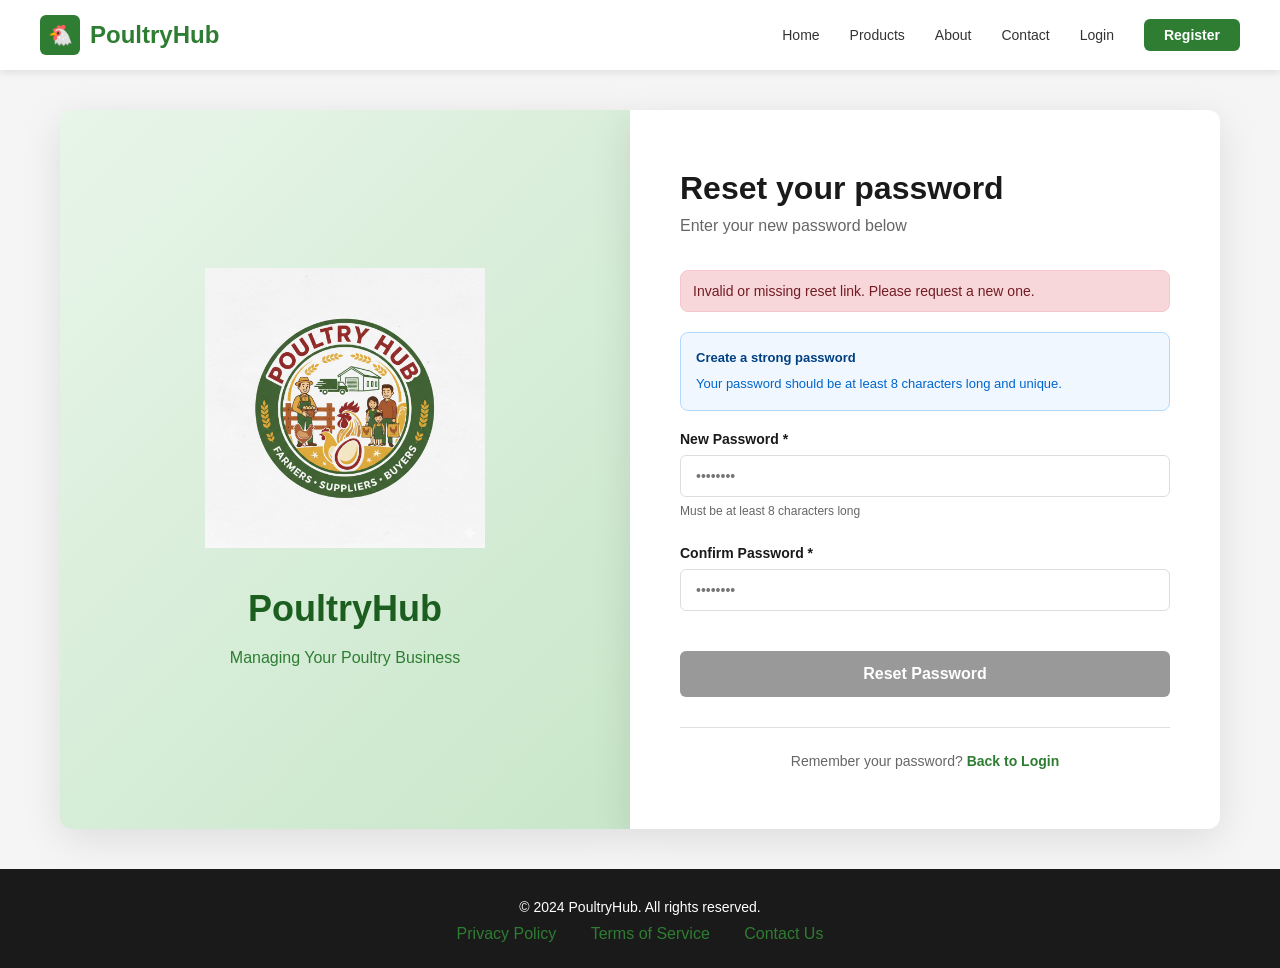
<file: frontend/auth/forgot_password/reset_password.html>
<!DOCTYPE html>
<html lang="en">

<head>
    <meta charset="UTF-8">
    <meta name="viewport" content="width=device-width, initial-scale=1.0">
    <title>Reset Password - PoultryHub</title>
    <style>
        * {
            margin: 0;
            padding: 0;
            box-sizing: border-box;
        }

        body {
            font-family: 'Segoe UI', Tahoma, Geneva, Verdana, sans-serif;
            background: #f5f5f5;
            min-height: 100vh;
            display: flex;
            flex-direction: column;
            margin: 0;
        }

        nav {
            background: white;
            padding: 15px 40px;
            display: flex;
            justify-content: space-between;
            align-items: center;
            box-shadow: 0 2px 8px rgba(0, 0, 0, 0.1);
        }

        .nav-left {
            display: flex;
            align-items: center;
            gap: 10px;
        }

        .nav-logo {
            width: 40px;
            height: 40px;
            background: #2e7d32;
            border-radius: 6px;
            display: flex;
            align-items: center;
            justify-content: center;
            color: white;
            font-weight: bold;
            font-size: 20px;
        }

        .nav-brand {
            font-size: 24px;
            font-weight: bold;
            color: #2e7d32;
        }

        .nav-links {
            display: flex;
            gap: 30px;
            align-items: center;
        }

        .nav-links a {
            color: #333;
            text-decoration: none;
            font-size: 14px;
            transition: color 0.3s;
        }

        .nav-links a:hover {
            color: #2e7d32;
        }

        .nav-links .register-btn {
            background: #2e7d32;
            color: white;
            padding: 8px 20px;
            border-radius: 6px;
            cursor: pointer;
            border: none;
            font-size: 14px;
            font-weight: 600;
        }

        .nav-links .register-btn:hover {
            background: #1b5e20;
        }

        .main-wrapper {
            display: flex;
            flex: 1;
            gap: 0;
            align-items: stretch;
            justify-content: center;
            width: 100%;
            max-width: 1200px;
            margin: auto;
            padding: 40px 20px;
        }

        .logo-section {
            flex: 1;
            display: flex;
            flex-direction: column;
            align-items: center;
            justify-content: center;
            text-align: center;
            background: linear-gradient(135deg, #e8f5e9 0%, #c8e6c9 100%);
            padding: 60px 40px;
            border-radius: 12px 0 0 12px;
            box-shadow: 0 10px 40px rgba(0, 0, 0, 0.1);
        }

        .logo-container {
            background: transparent;
            padding: 0;
            border-radius: 0;
            box-shadow: none;
            border: none;
        }

        .logo {
            width: 280px;
            height: 280px;
            margin-bottom: 40px;
            display: flex;
            align-items: center;
            justify-content: center;
        }

        .logo img {
            max-width: 100%;
            max-height: 100%;
            object-fit: contain;
        }

        .brand-name {
            font-size: 36px;
            font-weight: bold;
            color: #1b5e20;
            margin-bottom: 15px;
        }

        .brand-tagline {
            font-size: 16px;
            color: #2e7d32;
            line-height: 1.6;
        }

        .container {
            background: white;
            border-radius: 0 12px 12px 0;
            box-shadow: 0 10px 40px rgba(0, 0, 0, 0.1);
            padding: 60px 50px;
            flex: 1;
            display: flex;
            flex-direction: column;
            justify-content: center;
            overflow-y: auto;
        }

        h1 {
            color: #1a1a1a;
            margin-bottom: 10px;
            font-size: 32px;
            text-align: left;
            font-weight: 700;
        }

        .subtitle {
            color: #666;
            text-align: left;
            margin-bottom: 35px;
            font-size: 16px;
        }

        .form-group {
            margin-bottom: 25px;
        }

        label {
            display: block;
            margin-bottom: 8px;
            color: #1a1a1a;
            font-weight: 600;
            font-size: 14px;
        }

        input[type="password"] {
            width: 100%;
            padding: 12px 15px;
            border: 1px solid #ddd;
            border-radius: 6px;
            font-size: 14px;
            transition: all 0.3s ease;
            font-family: inherit;
            background-color: white;
        }

        input:focus {
            outline: none;
            border-color: #4caf50;
            box-shadow: 0 0 0 3px rgba(76, 175, 80, 0.1);
        }

        input.error {
            border-color: #e74c3c;
        }

        .error-message {
            color: #e74c3c;
            font-size: 12px;
            margin-top: 5px;
            display: none;
        }

        .error-message.show {
            display: block;
        }

        .password-requirements {
            font-size: 12px;
            color: #666;
            margin-top: 5px;
            line-height: 1.5;
        }

        .submit-btn {
            width: 100%;
            padding: 14px;
            background: #2e7d32;
            color: white;
            border: none;
            border-radius: 6px;
            font-size: 16px;
            font-weight: 600;
            cursor: pointer;
            transition: background 0.3s ease;
            margin-top: 15px;
        }

        .submit-btn:hover {
            background: #1b5e20;
        }

        .submit-btn:disabled {
            background: #999;
            cursor: not-allowed;
        }

        .message {
            padding: 12px;
            border-radius: 8px;
            margin-bottom: 20px;
            display: none;
            font-size: 14px;
        }

        .message.success {
            background: #e8f5e9;
            color: #2e7d32;
            border: 1px solid #4caf50;
            display: block;
        }

        .message.error {
            background: #f8d7da;
            color: #721c24;
            border: 1px solid #f5c6cb;
            display: block;
        }

        .info-box {
            background: #f0f7ff;
            border: 1px solid #b3d9ff;
            border-radius: 8px;
            padding: 15px;
            margin-bottom: 20px;
            font-size: 13px;
            color: #0066cc;
            line-height: 1.6;
        }

        .info-box strong {
            display: block;
            margin-bottom: 5px;
            color: #004080;
        }

        .form-footer {
            margin-top: 30px;
            text-align: center;
            padding-top: 25px;
            border-top: 1px solid #e0e0e0;
        }

        .back-link {
            font-size: 14px;
            color: #666;
            margin: 0;
        }

        .back-link a {
            color: #2e7d32;
            text-decoration: none;
            font-weight: 600;
            transition: color 0.3s ease;
        }

        .back-link a:hover {
            color: #1b5e20;
            text-decoration: underline;
        }

        footer {
            background: #1a1a1a;
            color: #ffffff;
            text-align: center;
            padding: 25px 20px;
            width: 100%;
            margin-top: auto;
        }

        footer p {
            margin: 5px 0;
            font-size: 14px;
        }

        footer a {
            color: #2e7d32;
            text-decoration: none;
            transition: color 0.3s ease;
        }

        footer a:hover {
            color: #4caf50;
        }

        .footer-bottom-links {
            margin-top: 10px;
        }

        .footer-bottom-links a {
            margin: 0 15px;
        }

        @media (max-width: 968px) {
            .main-wrapper {
                flex-direction: column;
                gap: 0;
                max-width: 100%;
            }

            .logo-section {
                border-radius: 12px 12px 0 0;
                width: 100%;
                padding: 40px 30px;
            }

            .container {
                border-radius: 0 0 12px 12px;
                width: 100%;
                padding: 40px 30px;
            }

            .logo {
                width: 200px;
                height: 200px;
            }

            .brand-name {
                font-size: 28px;
            }
        }

        @media (max-width: 600px) {
            .container {
                padding: 30px 20px;
            }

            .logo-section {
                padding: 30px 20px;
            }

            .logo {
                width: 150px;
                height: 150px;
                margin-bottom: 20px;
            }

            .brand-name {
                font-size: 24px;
            }

            nav {
                flex-direction: column;
                gap: 15px;
            }

            .nav-links {
                flex-direction: column;
                gap: 10px;
                width: 100%;
            }

            .main-wrapper {
                max-width: 100%;
                padding: 20px 10px;
            }
        }
    </style>
</head>

<body>
    <!-- Navigation Bar -->
    <nav>
        <div class="nav-left">
            <div class="nav-logo">🐔</div>
            <div class="nav-brand">PoultryHub</div>
        </div>
        <div class="nav-links">
            <a href="#home">Home</a>
            <a href="#products">Products</a>
            <a href="#about">About</a>
            <a href="#contact">Contact</a>
            <a href="../login/login.html">Login</a>
            <button class="register-btn" onclick="window.location.href='../register/register.html'">Register</button>
        </div>
    </nav>

    <div class="main-wrapper">
        <!-- Logo Section -->
        <div class="logo-section">
            <div class="logo-container">
                <div class="logo">
                    <img src="../../assets/poultryhub-logo.jpeg" alt="PoultryHub Logo">
                </div>
                <div class="brand-name">PoultryHub</div>
                <div class="brand-tagline">Managing Your Poultry Business</div>
            </div>
        </div>

        <!-- Reset Password Form -->
        <div class="container">
            <h1>Reset your password</h1>
            <p class="subtitle">Enter your new password below</p>

            <div id="message" class="message"></div>

            <form id="resetPasswordForm">
                <div class="info-box">
                    <strong>Create a strong password</strong>
                    Your password should be at least 8 characters long and unique.
                </div>

                <div class="form-group">
                    <label for="newPassword">New Password *</label>
                    <input type="password" id="newPassword" name="newPassword" placeholder="••••••••" required>
                    <div class="password-requirements">
                        Must be at least 8 characters long
                    </div>
                    <span class="error-message" id="newPasswordError">Password must be at least 8 characters</span>
                </div>

                <div class="form-group">
                    <label for="confirmPassword">Confirm Password *</label>
                    <input type="password" id="confirmPassword" name="confirmPassword" placeholder="••••••••" required>
                    <span class="error-message" id="confirmPasswordError">Passwords do not match</span>
                </div>

                <button type="submit" class="submit-btn" id="submitBtn">Reset Password</button>
            </form>

            <div class="form-footer">
                <p class="back-link">Remember your password? <a href="../login/login.html">Back to Login</a></p>
            </div>
        </div>
    </div>

    <footer>
        <p>&copy; 2024 PoultryHub. All rights reserved.</p>
        <div class="footer-bottom-links">
            <a href="#privacy">Privacy Policy</a>
            <a href="#terms">Terms of Service</a>
            <a href="#contact">Contact Us</a>
        </div>
    </footer>

    <script src="../../api-client.js"></script>
    <script src="../auth.js"></script>
</body>

</html>
</file>
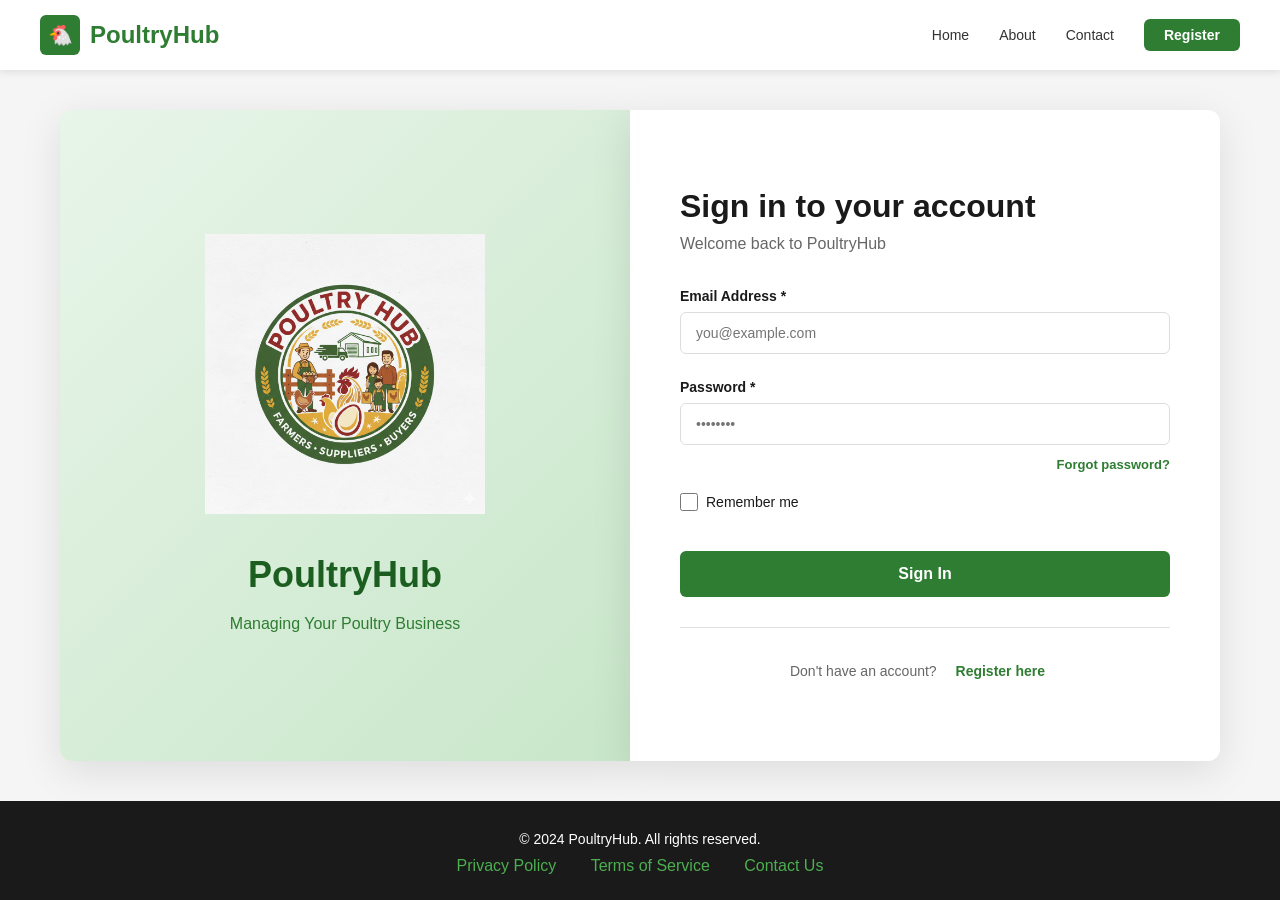
<file: frontend/auth/login/login.html>
<!DOCTYPE html>
<html lang="en">

<head>
    <meta charset="UTF-8">
    <meta name="viewport" content="width=device-width, initial-scale=1.0">
    <title>Sign In - PoultryHub</title>
    <style>
        * {
            margin: 0;
            padding: 0;
            box-sizing: border-box;
        }

        body {
            font-family: 'Segoe UI', Tahoma, Geneva, Verdana, sans-serif;
            background: #f5f5f5;
            min-height: 100vh;
            display: flex;
            flex-direction: column;
            margin: 0;
        }

        nav {
            background: white;
            padding: 15px 40px;
            display: flex;
            justify-content: space-between;
            align-items: center;
            box-shadow: 0 2px 8px rgba(0, 0, 0, 0.1);
        }

        .nav-left {
            display: flex;
            align-items: center;
            gap: 10px;
        }

        .nav-logo {
            width: 40px;
            height: 40px;
            background: #2e7d32;
            border-radius: 6px;
            display: flex;
            align-items: center;
            justify-content: center;
            color: white;
            font-weight: bold;
            font-size: 20px;
        }

        .nav-brand {
            font-size: 24px;
            font-weight: bold;
            color: #2e7d32;
        }

        .nav-links {
            display: flex;
            gap: 30px;
            align-items: center;
        }

        .nav-links a {
            color: #333;
            text-decoration: none;
            font-size: 14px;
            transition: color 0.3s;
        }

        .nav-links a:hover {
            color: #2e7d32;
        }

        .nav-links .register-btn {
            background: #2e7d32;
            color: white;
            padding: 8px 20px;
            border-radius: 6px;
            cursor: pointer;
            border: none;
            font-size: 14px;
            font-weight: 600;
        }

        .nav-links .register-btn:hover {
            background: #1b5e20;
        }

        .main-wrapper {
            display: flex;
            flex: 1;
            gap: 0;
            align-items: stretch;
            justify-content: center;
            width: 100%;
            max-width: 1200px;
            margin: auto;
            padding: 40px 20px;
        }

        .logo-section {
            flex: 1;
            display: flex;
            flex-direction: column;
            align-items: center;
            justify-content: center;
            text-align: center;
            background: linear-gradient(135deg, #e8f5e9 0%, #c8e6c9 100%);
            padding: 60px 40px;
            border-radius: 12px 0 0 12px;
            box-shadow: 0 10px 40px rgba(0, 0, 0, 0.1);
        }

        .logo-container {
            background: transparent;
            padding: 0;
            border-radius: 0;
            box-shadow: none;
            border: none;
        }

        .logo {
            width: 280px;
            height: 280px;
            margin-bottom: 40px;
            display: flex;
            align-items: center;
            justify-content: center;
        }

        .logo img {
            max-width: 100%;
            max-height: 100%;
            object-fit: contain;
        }

        .brand-name {
            font-size: 36px;
            font-weight: bold;
            color: #1b5e20;
            margin-bottom: 15px;
        }

        .brand-tagline {
            font-size: 16px;
            color: #2e7d32;
            line-height: 1.6;
        }

        .container {
            background: white;
            border-radius: 0 12px 12px 0;
            box-shadow: 0 10px 40px rgba(0, 0, 0, 0.1);
            padding: 60px 50px;
            flex: 1;
            display: flex;
            flex-direction: column;
            justify-content: center;
            overflow-y: auto;
        }

        h1 {
            color: #1a1a1a;
            margin-bottom: 10px;
            font-size: 32px;
            text-align: left;
            font-weight: 700;
        }

        .subtitle {
            color: #666;
            text-align: left;
            margin-bottom: 35px;
            font-size: 16px;
        }

        .form-group {
            margin-bottom: 25px;
        }

        label {
            display: block;
            margin-bottom: 8px;
            color: #1a1a1a;
            font-weight: 600;
            font-size: 14px;
        }

        input[type="email"],
        input[type="password"] {
            width: 100%;
            padding: 12px 15px;
            border: 1px solid #ddd;
            border-radius: 6px;
            font-size: 14px;
            transition: all 0.3s ease;
            font-family: inherit;
            background-color: white;
        }

        input:focus {
            outline: none;
            border-color: #4caf50;
            box-shadow: 0 0 0 3px rgba(76, 175, 80, 0.1);
        }

        input.error {
            border-color: #e74c3c;
        }

        .error-message {
            color: #e74c3c;
            font-size: 12px;
            margin-top: 5px;
            display: none;
        }

        .error-message.show {
            display: block;
        }

        .checkbox-group {
            display: flex;
            align-items: center;
            gap: 8px;
        }

        .checkbox-group input[type="checkbox"] {
            width: 18px;
            height: 18px;
            cursor: pointer;
            margin: 0;
        }

        .checkbox-group label {
            margin: 0;
            font-weight: 400;
        }

        .forgot-password-link {
            text-align: right;
            margin-bottom: 20px;
            margin-top: -15px;
        }

        .forgot-password-link a {
            color: #2e7d32;
            text-decoration: none;
            font-size: 13px;
            font-weight: 600;
            transition: color 0.3s ease;
        }

        .forgot-password-link a:hover {
            color: #1b5e20;
            text-decoration: underline;
        }

        .submit-btn {
            width: 100%;
            padding: 14px;
            background: #2e7d32;
            color: white;
            border: none;
            border-radius: 6px;
            font-size: 16px;
            font-weight: 600;
            cursor: pointer;
            transition: background 0.3s ease;
            margin-top: 15px;
        }

        .submit-btn:hover {
            background: #1b5e20;
        }

        .submit-btn:disabled {
            background: #999;
            cursor: not-allowed;
        }

        .message {
            padding: 12px;
            border-radius: 8px;
            margin-bottom: 20px;
            display: none;
            font-size: 14px;
        }

        .message.success {
            background: #e8f5e9;
            color: #2e7d32;
            border: 1px solid #4caf50;
            display: block;
        }

        .message.error {
            background: #f8d7da;
            color: #721c24;
            border: 1px solid #f5c6cb;
            display: block;
        }

        .form-footer {
            margin-top: 30px;
            text-align: center;
            padding-top: 25px;
            border-top: 1px solid #e0e0e0;
        }

        .footer-links {
            font-size: 14px;
            color: #666;
            margin: 5px 0;
        }

        .footer-links a {
            color: #2e7d32;
            text-decoration: none;
            font-weight: 600;
            transition: color 0.3s ease;
        }

        .footer-links a:hover {
            color: #1b5e20;
            text-decoration: underline;
        }

        footer {
            background: #1a1a1a;
            color: #ffffff;
            text-align: center;
            padding: 25px 20px;
            width: 100%;
            margin-top: auto;
        }

        footer p {
            margin: 5px 0;
            font-size: 14px;
        }

        footer a {
            color: #2e7d32;
            text-decoration: none;
            transition: color 0.3s ease;
        }

        footer a:hover {
            color: #4caf50;
        }

        .footer-bottom-links {
            margin-top: 10px;
        }

        .footer-bottom-links a {
            margin: 0 15px;
        }

        @media (max-width: 968px) {
            .main-wrapper {
                flex-direction: column;
                gap: 0;
                max-width: 100%;
            }

            .logo-section {
                border-radius: 12px 12px 0 0;
                width: 100%;
                padding: 40px 30px;
            }

            .container {
                border-radius: 0 0 12px 12px;
                width: 100%;
                padding: 40px 30px;
            }

            .logo {
                width: 200px;
                height: 200px;
            }

            .brand-name {
                font-size: 28px;
            }
        }

        @media (max-width: 600px) {
            .container {
                padding: 30px 20px;
            }

            .logo-section {
                padding: 30px 20px;
            }

            .logo {
                width: 150px;
                height: 150px;
                margin-bottom: 20px;
            }

            .brand-name {
                font-size: 24px;
            }

            nav {
                flex-direction: column;
                gap: 15px;
            }

            .nav-links {
                flex-direction: column;
                gap: 10px;
                width: 100%;
            }

            .main-wrapper {
                max-width: 100%;
                padding: 20px 10px;
            }
        }

        footer p {
            margin: 5px 0;
            font-size: 14px;
        }

        footer a {
            color: #4caf50;
            text-decoration: none;
            transition: color 0.3s ease;
        }

        footer a:hover {
            color: #66bb6a;
        }

        .footer-links {
            margin-top: 10px;
        }

        .footer-links a {
            margin: 0 15px;
        }

        @media (max-width: 600px) {
            .container {
                padding: 30px 20px;
            }
        }

        @media (max-width: 968px) {
            .main-wrapper {
                flex-direction: column;
                gap: 30px;
            }

            .logo-section {
                width: 100%;
            }

            .logo-container {
                padding: 30px;
            }

            .logo {
                width: 150px;
                height: 150px;
            }

            .brand-name {
                font-size: 28px;
            }
        }
    </style>
</head>

<body>
    <!-- Navigation Bar -->
    <nav>
        <div class="nav-left">
            <div class="nav-logo">🐔</div>
            <div class="nav-brand">PoultryHub</div>
        </div>
        <div class="nav-links">
            <a href="../../index.html">Home</a>
            <a href="../../index.html">About</a>
            <a href="../../index.html">Contact</a>
            <button class="register-btn" onclick="window.location.href='../register/register.html'">Register</button>
        </div>
    </nav>

    <div class="main-wrapper">
        <!-- Logo Section -->
        <div class="logo-section">
            <div class="logo-container">
                <div class="logo">
                    <img src="../../assets/poultryhub-logo.jpeg" alt="PoultryHub Logo">
                </div>
                <div class="brand-name">PoultryHub</div>
                <div class="brand-tagline">Managing Your Poultry Business</div>
            </div>
        </div>

        <!-- Login Form -->
        <div class="container">
            <h1>Sign in to your account</h1>
            <p class="subtitle">Welcome back to PoultryHub</p>

            <div id="message" class="message"></div>

            <form id="loginForm">
                <div class="form-group">
                    <label for="email">Email Address *</label>
                    <input type="email" id="email" name="email" placeholder="you@example.com" required>
                    <span class="error-message" id="emailError">Please enter a valid email address</span>
                </div>

                <div class="form-group">
                    <label for="password">Password *</label>
                    <input type="password" id="password" name="password" placeholder="••••••••" required>
                    <span class="error-message" id="passwordError">Please enter your password</span>
                </div>

                <div class="forgot-password-link">
                    <a href="../forgot_password/forgot_password.html">Forgot password?</a>
                </div>
                <div class="form-group checkbox-group">
                    <input type="checkbox" id="remember" name="remember">
                    <label for="remember">Remember me</label>
                </div>

                <button type="submit" class="submit-btn" id="submitBtn">Sign In</button>
            </form>

            <div class="form-footer">
                <p class="footer-links">Don't have an account? <a href="../register/register.html">Register here</a></p>
            </div>
        </div>
    </div>

    <footer>
        <p>&copy; 2024 PoultryHub. All rights reserved.</p>
        <div class="footer-bottom-links">
            <a href="#privacy">Privacy Policy</a>
            <a href="#terms">Terms of Service</a>
            <a href="#contact">Contact Us</a>
        </div>
    </footer>

    <script src="../../api-client.js"></script>
    <script src="../auth.js"></script>
</body>

</html>
</file>
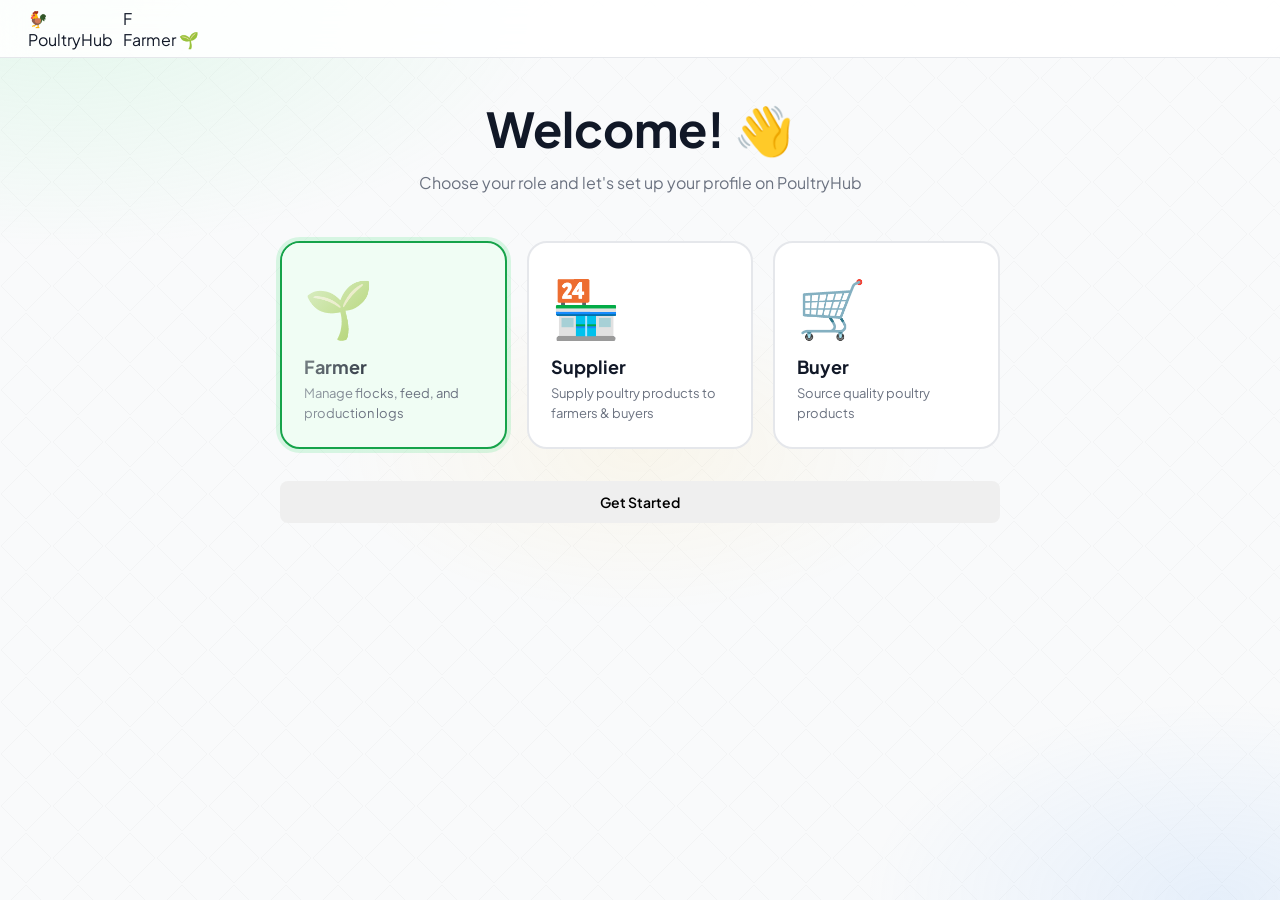
<file: frontend/auth/onboarding/onboarding.html>
<!DOCTYPE html>
<html lang="en">

<head>
    <meta charset="UTF-8">
    <meta name="viewport" content="width=device-width, initial-scale=1.0">
    <title>PoultryHub - Profile Setup</title>
    <link
        href="https://fonts.googleapis.com/css2?family=Plus+Jakarta+Sans:wght@400;500;600;700;800&family=DM+Serif+Display:wght@400&display=swap"
        rel="stylesheet">
    <link rel="stylesheet" href="onboarding.css">
</head>

<body>

    <div class="topbar">
        <div class="topbar-left">
            <div class="logo">🐓</div>
            <div class="logo-text">PoultryHub</div>
        </div>
        <div class="topbar-right">
            <div class="role-badge"><span id="topAv">?</span></div>
            <div id="topRoleLbl" class="role-lbl">—</div>
        </div>
    </div>

    <!-- ROLE PICKER -->
    <div id="rolePicker" class="container">
        <div style="max-width:720px;margin:0 auto;margin-top:40px">
            <div style="text-align:center;margin-bottom:48px">
                <h1 style="font-size:48px;font-weight:700;margin:0 0 12px 0;color:var(--text1)">Welcome! 👋</h1>
                <p style="font-size:16px;color:var(--text2);margin:0">Choose your role and let's set up your profile on
                    PoultryHub</p>
            </div>

            <div style="display:grid;grid-template-columns:1fr 1fr 1fr;gap:20px;margin-bottom:32px">
                <div id="rc-farmer" class="role-card" onclick="selectRole('farmer')">
                    <div style="font-size:56px;margin-bottom:12px">🌱</div>
                    <div style="font-weight:700;font-size:18px;margin-bottom:6px;color:var(--text1)">Farmer</div>
                    <div style="font-size:13px;color:var(--text2);line-height:1.5">Manage flocks, feed, and production
                        logs</div>
                </div>

                <div id="rc-supplier" class="role-card" onclick="selectRole('supplier')">
                    <div style="font-size:56px;margin-bottom:12px">🏪</div>
                    <div style="font-weight:700;font-size:18px;margin-bottom:6px;color:var(--text1)">Supplier</div>
                    <div style="font-size:13px;color:var(--text2);line-height:1.5">Supply poultry products to farmers &
                        buyers</div>
                </div>

                <div id="rc-buyer" class="role-card" onclick="selectRole('buyer')">
                    <div style="font-size:56px;margin-bottom:12px">🛒</div>
                    <div style="font-weight:700;font-size:18px;margin-bottom:6px;color:var(--text1)">Buyer</div>
                    <div style="font-size:13px;color:var(--text2);line-height:1.5">Source quality poultry products</div>
                </div>
            </div>

            <button id="startBtn" class="btn btn-lg" onclick="launchForm()" style="width:100%;margin-bottom:32px">Get
                Started</button>
        </div>
    </div>

    <!-- ════════════════════════════════════
     FARMER FORM SHELL
     ════════════════════════════════════ -->
    <div id="shell-farmer" class="form-shell">
        <div class="container">
            <div class="form-header">
                <button class="chg-role-btn" onclick="changeRole()">← Change Role</button>
                <h2 style="text-align:center;margin:0;font-size:24px;color:var(--text1)">Farmer Setup</h2>
                <div style="width:40px"></div>
            </div>

            <!-- Progress -->
            <div class="progress-bar">
                <div id="f-si-1" class="si">
                    <div class="si-circle">1</div>
                    <div class="si-lbl">Farm Info</div>
                </div>
                <div class="si-line"></div>
                <div id="f-si-2" class="si">
                    <div class="si-circle">2</div>
                    <div class="si-lbl">Flocks</div>
                </div>
                <div class="si-line"></div>
                <div id="f-si-3" class="si">
                    <div class="si-circle">3</div>
                    <div class="si-lbl">Review</div>
                </div>
            </div>

            <!-- STEP 1: Farm Info -->
            <div id="f-step-1" class="step active">
                <div class="step-head">
                    <h3>Tell us about your farm</h3>
                    <p>We'll help you manage your flocks and track production</p>
                </div>
                <div class="g3">
                    <div class="fg"><label class="fl req">Full Name</label><input id="f-name" class="fi"
                            placeholder="Your name"></div>
                    <div class="fg"><label class="fl req">Farm Name</label><input id="f-farm" class="fi"
                            placeholder="e.g. Greenfield Poultry"></div>
                    <div class="fg"><label class="fl req">County</label>
                        <select id="f-county" class="fs">
                            <option value="">Select county</option>
                            <option>Nairobi</option>
                            <option>Mombasa</option>
                            <option>Kisumu</option>
                            <option>Nakuru</option>
                            <option>Nyeri</option>
                            <option>Uasin Gishu</option>
                            <option>Kiambu</option>
                            <option>Machakos</option>
                            <option>Kajiado</option>
                            <option>Kericho</option>
                            <option>Nandi</option>
                            <option>Other</option>
                        </select>
                    </div>
                    <div class="fg"><label class="fl req">Phone Number</label><input id="f-phone" class="fi"
                            placeholder="07XX XXX XXX"></div>
                </div>
                <div style="display:flex;gap:12px;margin-top:32px">
                    <button class="btn" onclick="fGoStep(2)" style="flex:1">Continue → </button>
                </div>
            </div>

            <!-- STEP 2: Flocks -->
            <div id="f-step-2" class="step">
                <div class="step-head">
                    <h3>Add your bird flocks</h3>
                    <p>You can add or edit flocks anytime from your dashboard</p>
                </div>
                <div id="f-flock-list" class="entries-list"></div>
                <div style="display:flex;gap:12px;margin-top:24px">
                    <button class="btn btn-secondary" onclick="addFlock()" style="flex:1">+ Add Flock</button>
                </div>
                <div style="display:flex;gap:12px;margin-top:32px">
                    <button class="btn" onclick="fGoStep(1)">← Back</button>
                    <button class="btn" onclick="fGoStep(3)" style="flex:1">Review → </button>
                </div>
            </div>

            <!-- STEP 3: Review -->
            <div id="f-step-3" class="step">
                <div class="step-head">
                    <h3>Review your information</h3>
                    <p>Check details before completing setup</p>
                </div>
                <div id="f-rev-card" class="rev-card">
                    <div id="f-rev-body"></div>
                </div>
                <div id="f-rev-nf" style="display:none"></div>
                <div id="f-success" class="success-screen">
                    <div class="success-icon">✅</div>
                    <h3>Setup Complete!</h3>
                    <p>Welcome to PoultryHub, farmer! 🌾</p>
                    <p style="font-size:13px;color:var(--text2);margin-top:16px">Redirecting to dashboard in 3 seconds…
                    </p>
                </div>
                <div style="display:flex;gap:12px;margin-top:32px">
                    <button class="btn" onclick="fGoStep(2)">← Back</button>
                    <button id="f-submit" class="btn" onclick="submitForm('f')" style="flex:1">🚀 Complete
                        Setup</button>
                </div>
            </div>
        </div>
    </div>

    <!-- ════════════════════════════════════
     SUPPLIER FORM SHELL
     ════════════════════════════════════ -->
    <div id="shell-supplier" class="form-shell">
        <div class="container">
            <div class="form-header">
                <button class="chg-role-btn" onclick="changeRole()">← Change Role</button>
                <h2 style="text-align:center;margin:0;font-size:24px;color:var(--text1)">Supplier Setup</h2>
                <div style="width:40px"></div>
            </div>

            <!-- Progress -->
            <div class="progress-bar">
                <div id="s-si-1" class="si">
                    <div class="si-circle">1</div>
                    <div class="si-lbl">Review</div>
                </div>
            </div>

            <!-- STEP 1: Business Info -->
            <div id="s-step-1" class="step active">
                <div class="step-head">
                    <h3>Tell us about your business</h3>
                    <p>We'll help you connect with farmers and buyers across Kenya</p>
                </div>
                <div class="g2">
                    <div class="fg"><label class="fl req">Business Name</label><input id="s-bname" class="fi"
                            placeholder="e.g. Kuku Feeds Limited"></div>
                    <div class="fg"><label class="fl req">Contact Person</label><input id="s-cname" class="fi"
                            placeholder="Your name"></div>
                    <div class="fg"><label class="fl req">KRA PIN</label><input id="s-kra" class="fi"
                            placeholder="KRA PIN number"></div>
                    <div class="fg"><label class="fl req">County</label>
                        <select id="s-county" class="fs">
                            <option value="">Select county</option>
                            <option>Nairobi</option>
                            <option>Mombasa</option>
                            <option>Kisumu</option>
                            <option>Nakuru</option>
                            <option>Nyeri</option>
                            <option>Uasin Gishu</option>
                            <option>Kiambu</option>
                            <option>Machakos</option>
                            <option>Kajiado</option>
                            <option>Kericho</option>
                            <option>Nandi</option>
                            <option>Other</option>
                        </select>
                    </div>
                    <div class="fg"><label class="fl req">Phone</label><input id="s-phone" class="fi"
                            placeholder="07XX XXX XXX"></div>
                    <div class="fg"><label class="fl req">Email</label><input id="s-email" class="fi"
                            placeholder="contact@business.com"></div>
                </div>

                <div style="margin-top:24px;border-top:1px solid var(--border);padding-top:24px">
                    <h4 style="margin:0 0 16px 0;color:var(--text1);font-size:14px;font-weight:700">What do you supply?
                    </h4>
                    <div id="chips-scat" class="chip-row">
                        <span class="chip" onclick="toggleChip(this)">🌾 Feed</span>
                        <span class="chip" onclick="toggleChip(this)">💊 Medicines</span>
                        <span class="chip" onclick="toggleChip(this)">💉 Vaccines</span>
                        <span class="chip" onclick="toggleChip(this)">🔧 Equipment</span>
                        <span class="chip" onclick="toggleChip(this)">💡 Lighting</span>
                        <span class="chip" onclick="toggleChip(this)">🏠 Housing</span>
                    </div>
                </div>

                <div style="margin-top:24px;border-top:1px solid var(--border);padding-top:24px">
                    <h4 style="margin:0 0 16px 0;color:var(--text1);font-size:14px;font-weight:700">Payment Details</h4>
                    <div class="g2">
                        <div class="fg"><label class="fl req">M-Pesa Till / Paybill</label><input id="s-till" class="fi"
                                placeholder="Till number"></div>
                    </div>
                </div>

                <div style="display:flex;gap:12px;margin-top:32px;margin-bottom:24px">
                    <button class="btn" onclick="sGoStep(2)" style="flex:1">Review → </button>
                </div>

                <!-- STEP 2: Review -->
                <div id="s-step-2" class="step">
                    <div class="step-head">
                        <h3>Review your information</h3>
                        <p>Check all details before finishing setup</p>
                    </div>
                    <div id="s-rev-card" class="rev-card">
                        <div id="s-rev-body"></div>
                    </div>
                    <div id="s-success" class="success-screen">
                        <div class="success-icon">✅</div>
                        <h3>Setup Complete!</h3>
                        <p>Welcome to PoultryHub, supplier! 🏪</p>
                        <p style="font-size:13px;color:var(--text2);margin-top:16px">Redirecting to dashboard in 3
                            seconds…
                        </p>
                    </div>
                    <div style="display:flex;gap:12px;margin-top:32px">
                        <button class="btn" onclick="sGoStep(1)">← Back</button>
                        <button id="s-submit" class="btn" onclick="submitForm('s')" style="flex:1">🚀 Complete
                            Setup</button>
                    </div>
                </div>
            </div>
        </div>

        <!-- ════════════════════════════════════
     BUYER FORM SHELL
     ════════════════════════════════════ -->
        <div id="shell-buyer" class="form-shell">
            <div class="container">
                <div class="form-header">
                    <button class="chg-role-btn" onclick="changeRole()">← Change Role</button>
                    <h2 style="text-align:center;margin:0;font-size:24px;color:var(--text1)">Buyer Setup</h2>
                    <div style="width:40px"></div>
                </div>

                <!-- Progress -->
                <div class="progress-bar">
                    <div id="b-si-1" class="si">
                        <div class="si-circle">1</div>
                        <div class="si-lbl">Profile</div>
                    </div>
                    <div class="si-line"></div>
                    <div id="b-si-2" class="si">
                        <div class="si-circle">2</div>
                        <div class="si-lbl">Review</div>
                    </div>
                </div>

                <!-- STEP 1: Profile -->
                <div id="b-step-1" class="step active">
                    <div class="step-head">
                        <h3>Create your buyer profile</h3>
                        <p>Help suppliers find you and understand your needs</p>
                    </div>
                    <div class="g2">
                        <div class="fg"><label class="fl req">Full Name</label><input id="b-name" class="fi"
                                placeholder="Your name"></div>
                        <div class="fg"><label class="fl req">Business / Organization</label><input id="b-biz"
                                class="fi" placeholder="e.g. ABC Restaurant, XYZ Farm"></div>
                        <div class="fg"><label class="fl req">County</label>
                            <select id="b-county" class="fs">
                                <option value="">Select county</option>
                                <option>Nairobi</option>
                                <option>Mombasa</option>
                                <option>Kisumu</option>
                                <option>Nakuru</option>
                                <option>Nyeri</option>
                                <option>Uasin Gishu</option>
                                <option>Kiambu</option>
                                <option>Machakos</option>
                                <option>Kajiado</option>
                                <option>Kericho</option>
                                <option>Nandi</option>
                                <option>Other</option>
                            </select>
                        </div>
                        <div class="fg"><label class="fl req">Phone</label><input id="b-phone" class="fi"
                                placeholder="07XX XXX XXX"></div>
                        <div class="fg"><label class="fl req">Email</label><input id="b-email" class="fi"
                                placeholder="contact@business.com"></div>
                        <div class="fg"><label class="fl req">Buyer Type</label>
                            <div id="chips-btype" class="chip-row">
                                <span class="chip" onclick="toggleChip(this)">🍽️ Restaurant</span>
                                <span class="chip" onclick="toggleChip(this)">🏬 Retail</span>
                                <span class="chip" onclick="toggleChip(this)">🏭 Processor</span>
                                <span class="chip" onclick="toggleChip(this)">🏪 Wholesaler</span>
                            </div>
                        </div>
                        <div class="fg"><label class="fl req">Preferred Payment</label>
                            <select id="b-pay" class="fs">
                                <option value="">Select method</option>
                                <option>Cash on delivery</option>
                                <option>M-Pesa</option>
                                <option>Bank transfer</option>
                                <option>Credit terms</option>
                            </select>
                        </div>
                    </div>
                    <div style="display:flex;gap:12px;margin-top:32px">
                        <button class="btn" onclick="bGoStep(2)" style="flex:1">Review → </button>
                    </div>
                </div>

                <!-- STEP 2: Review -->
                <div id="b-step-2" class="step">
                    <div class="step-head">
                        <h3>Review your profile</h3>
                        <p>Make sure everything looks good</p>
                    </div>
                    <div id="b-rev-card" class="rev-card">
                        <div id="b-rev-body"></div>
                    </div>
                    <div id="b-success" class="success-screen">
                        <div class="success-icon">✅</div>
                        <h3>Setup Complete!</h3>
                        <p>Welcome to PoultryHub, buyer! 🛒</p>
                        <p style="font-size:13px;color:var(--text2);margin-top:16px">Redirecting to dashboard in 3
                            seconds…
                        </p>
                    </div>
                    <div style="display:flex;gap:12px;margin-top:32px">
                        <button class="btn" onclick="bGoStep(1)">← Back</button>
                        <button id="b-submit" class="btn" onclick="submitForm('b')" style="flex:1">🚀 Complete
                            Setup</button>
                    </div>
                </div>

                <div id="toastWrap" class="toast-wrap"></div>

                <script src="onboarding.js"></script>
                <script>
                    // Initialize on page load
                    document.addEventListener('DOMContentLoaded', () => {
                        selectRole('farmer');
                        renderFlocks();
                        renderProducts();
                        setProgress('f', 1, 3);
                        setProgress('s', 1, 2);
                        setProgress('b', 1, 2);
                    });

                    // Build review when appropriate step is entered
                    const observer = new MutationObserver((mutations) => {
                        mutations.forEach((m) => {
                            if (m.target.id === 'f-step-3' && m.target.classList.contains('active')) buildFarmerReview();
                            if (m.target.id === 's-step-2' && m.target.classList.contains('active')) buildSupplierReview();
                            if (m.target.id === 'b-step-2' && m.target.classList.contains('active')) buildBuyerReview();
                        });
                    });
                    document.querySelectorAll('.step').forEach(s => {
                        observer.observe(s, { attributes: true, attributeFilter: ['class'] });
                    });
                </script>
</body>

</html>
</file>
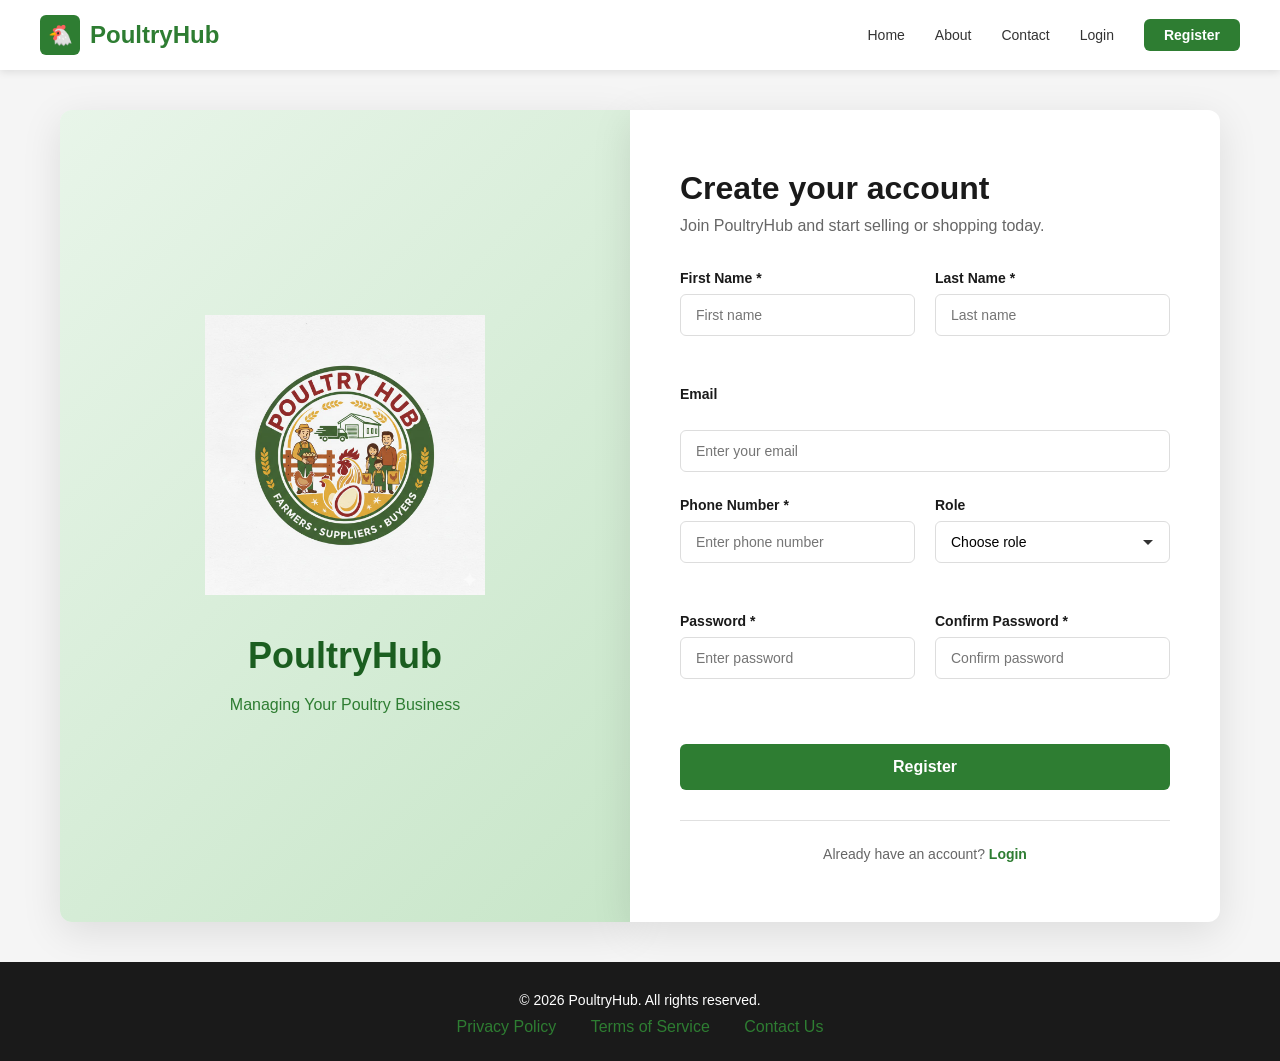
<file: frontend/auth/register/register.html>
<!DOCTYPE html>
<html lang="en">

<head>
    <meta charset="UTF-8">
    <meta name="viewport" content="width=device-width, initial-scale=1.0">
    <title>User Registration</title>
    <style>
        * {
            margin: 0;
            padding: 0;
            box-sizing: border-box;
        }

        body {
            font-family: 'Segoe UI', Tahoma, Geneva, Verdana, sans-serif;
            background: #f5f5f5;
            min-height: 100vh;
            display: flex;
            flex-direction: column;
            margin: 0;
        }

        nav {
            background: white;
            padding: 15px 40px;
            display: flex;
            justify-content: space-between;
            align-items: center;
            box-shadow: 0 2px 8px rgba(0, 0, 0, 0.1);
        }

        .nav-left {
            display: flex;
            align-items: center;
            gap: 10px;
        }

        .nav-logo {
            width: 40px;
            height: 40px;
            background: #2e7d32;
            border-radius: 6px;
            display: flex;
            align-items: center;
            justify-content: center;
            color: white;
            font-weight: bold;
            font-size: 20px;
        }

        .nav-brand {
            font-size: 24px;
            font-weight: bold;
            color: #2e7d32;
        }

        .nav-links {
            display: flex;
            gap: 30px;
            align-items: center;
        }

        .nav-links a {
            color: #333;
            text-decoration: none;
            font-size: 14px;
            transition: color 0.3s;
        }

        .nav-links a:hover {
            color: #2e7d32;
        }

        .nav-links .register-btn {
            background: #2e7d32;
            color: white;
            padding: 8px 20px;
            border-radius: 6px;
            cursor: pointer;
            border: none;
            font-size: 14px;
            font-weight: 600;
        }

        .nav-links .register-btn:hover {
            background: #1b5e20;
        }

        .main-wrapper {
            display: flex;
            flex: 1;
            gap: 0;
            align-items: stretch;
            justify-content: center;
            width: 100%;
            max-width: 1200px;
            margin: auto;
            padding: 40px 20px;
        }

        .logo-section {
            flex: 1;
            display: flex;
            flex-direction: column;
            align-items: center;
            justify-content: center;
            text-align: center;
            background: linear-gradient(135deg, #e8f5e9 0%, #c8e6c9 100%);
            padding: 60px 40px;
            border-radius: 12px 0 0 12px;
            box-shadow: 0 10px 40px rgba(0, 0, 0, 0.1);
        }

        .logo-container {
            background: transparent;
            padding: 0;
            border-radius: 0;
            box-shadow: none;
            border: none;
        }

        .logo {
            width: 280px;
            height: 280px;
            margin-bottom: 40px;
            display: flex;
            align-items: center;
            justify-content: center;
        }

        .logo img {
            max-width: 100%;
            max-height: 100%;
            object-fit: contain;
        }

        .brand-name {
            font-size: 36px;
            font-weight: bold;
            color: #1b5e20;
            margin-bottom: 15px;
        }

        .brand-tagline {
            font-size: 16px;
            color: #2e7d32;
            line-height: 1.6;
        }

        .container {
            background: white;
            border-radius: 0 12px 12px 0;
            box-shadow: 0 10px 40px rgba(0, 0, 0, 0.1);
            padding: 60px 50px;
            flex: 1;
            display: flex;
            flex-direction: column;
            justify-content: center;
            overflow-y: auto;
        }

        h1 {
            color: #1a1a1a;
            margin-bottom: 10px;
            font-size: 32px;
            text-align: left;
            font-weight: 700;
        }

        .subtitle {
            color: #666;
            text-align: left;
            margin-bottom: 35px;
            font-size: 16px;
        }

        .form-group {
            margin-bottom: 25px;
        }

        .form-row {
            display: grid;
            grid-template-columns: 1fr 1fr;
            gap: 20px;
            margin-bottom: 25px;
        }

        .form-row.full {
            grid-template-columns: 1fr;
        }

        label {
            display: block;
            margin-bottom: 8px;
            color: #1a1a1a;
            font-weight: 600;
            font-size: 14px;
        }

        input[type="text"],
        input[type="email"],
        input[type="tel"],
        input[type="password"],
        select {
            width: 100%;
            padding: 12px 15px;
            border: 1px solid #ddd;
            border-radius: 6px;
            font-size: 14px;
            transition: all 0.3s ease;
            font-family: inherit;
            background-color: white;
        }

        select {
            cursor: pointer;
            appearance: none;
            background-image: url("data:image/svg+xml,%3Csvg xmlns='http://www.w3.org/2000/svg' width='12' height='12' viewBox='0 0 12 12'%3E%3Cpath fill='%23333' d='M6 9L1 4h10z'/%3E%3C/svg%3E");
            background-repeat: no-repeat;
            background-position: right 15px center;
            padding-right: 40px;
        }

        input:focus,
        select:focus {
            outline: none;
            border-color: #4caf50;
            box-shadow: 0 0 0 3px rgba(76, 175, 80, 0.1);
        }

        input.error {
            border-color: #e74c3c;
        }

        .error-message {
            color: #e74c3c;
            font-size: 12px;
            margin-top: 5px;
            display: none;
        }

        .error-message.show {
            display: block;
        }

        .submit-btn {
            width: 100%;
            padding: 14px;
            background: #2e7d32;
            color: white;
            border: none;
            border-radius: 6px;
            font-size: 16px;
            font-weight: 600;
            cursor: pointer;
            transition: background 0.3s ease;
            margin-top: 15px;
        }

        .submit-btn:hover {
            background: #1b5e20;
        }

        .submit-btn:active {
            transform: none;
        }

        .submit-btn:disabled {
            background: #999;
            cursor: not-allowed;
            transform: none;
        }

        .message {
            padding: 12px;
            border-radius: 8px;
            margin-bottom: 20px;
            display: none;
            font-size: 14px;
        }

        .message.success {
            background: #e8f5e9;
            color: #2e7d32;
            border: 1px solid #4caf50;
            display: block;
        }

        .message.error {
            background: #f8d7da;
            color: #721c24;
            border: 1px solid #f5c6cb;
            display: block;
        }

        .password-requirements {
            font-size: 12px;
            color: #666;
            margin-top: 5px;
            line-height: 1.5;
        }

        .form-footer {
            margin-top: 30px;
            text-align: center;
            padding-top: 25px;
            border-top: 1px solid #e0e0e0;
        }

        .login-link {
            font-size: 14px;
            color: #666;
            margin: 0;
        }

        .login-link a {
            color: #2e7d32;
            text-decoration: none;
            font-weight: 600;
            transition: color 0.3s ease;
        }

        .login-link a:hover {
            color: #1b5e20;
            text-decoration: underline;
        }

        footer {
            background: #1a1a1a;
            color: #ffffff;
            text-align: center;
            padding: 25px 20px;
            width: 100%;
            margin-top: auto;
        }

        footer p {
            margin: 5px 0;
            font-size: 14px;
        }

        footer a {
            color: #2e7d32;
            text-decoration: none;
            transition: color 0.3s ease;
        }

        footer a:hover {
            color: #4caf50;
        }

        .footer-links {
            margin-top: 10px;
        }

        .footer-links a {
            margin: 0 15px;
        }

        @media (max-width: 600px) {
            .container {
                padding: 30px 20px;
            }

            .logo-section {
                padding: 30px 20px;
            }

            .logo {
                width: 150px;
                height: 150px;
                margin-bottom: 20px;
            }

            .brand-name {
                font-size: 24px;
            }

            .form-row {
                grid-template-columns: 1fr;
            }

            nav {
                flex-direction: column;
                gap: 15px;
            }

            .nav-links {
                flex-direction: column;
                gap: 10px;
                width: 100%;
            }

            .main-wrapper {
                max-width: 100%;
                padding: 20px 10px;
            }
        }

        @media (max-width: 968px) {
            .main-wrapper {
                flex-direction: column;
                gap: 0;
                max-width: 100%;
            }

            .logo-section {
                border-radius: 12px 12px 0 0;
                width: 100%;
                padding: 40px 30px;
            }

            .container {
                border-radius: 0 0 12px 12px;
                width: 100%;
                padding: 40px 30px;
            }

            .logo {
                width: 200px;
                height: 200px;
            }

            .brand-name {
                font-size: 28px;
            }

            .form-row {
                grid-template-columns: 1fr;
            }
        }
    </style>
</head>

<body>
    <!-- Navigation Bar -->
    <nav>
        <div class="nav-left">
            <div class="nav-logo">🐔</div>
            <div class="nav-brand">PoultryHub</div>
        </div>
        <div class="nav-links">
            <a href="../../index.html">Home</a>
            <a href="../../index.html">About</a>
            <a href="../../index.html">Contact</a>
            <a href="../login/login.html">Login</a>
            <button class="register-btn">Register</button>
        </div>
    </nav>

    <div class="main-wrapper">
        <!-- Logo Section -->
        <div class="logo-section">
            <div class="logo-container">
                <div class="logo">
                    <img src="../../assets/poultryhub-logo.jpeg" alt="PoultryHub Logo">
                </div>
                <div class="brand-name">PoultryHub</div>
                <div class="brand-tagline">Managing Your Poultry Business</div>
            </div>
        </div>

        <!-- Registration Form -->
        <div class="container">
            <h1>Create your account</h1>
            <p class="subtitle">Join PoultryHub and start selling or shopping today.</p>

            <div id="message" class="message"></div>

            <form id="registrationForm">
                <div class="form-row">
                    <div class="form-group">
                        <label for="firstName">First Name *</label>
                        <input type="text" id="firstName" name="firstName" placeholder="First name" required>
                        <span class="error-message" id="firstNameError">Please enter your first name</span>
                    </div>
                    <div class="form-group">
                        <label for="lastName">Last Name *</label>
                        <input type="text" id="lastName" name="lastName" placeholder="Last name" required>
                        <span class="error-message" id="lastNameError">Please enter your last name</span>
                    </div>
                </div>

                <div class="form-group form-row full">
                    <label for="email">Email</label>
                    <input type="email" id="email" name="email" placeholder="Enter your email" required>
                    <span class="error-message" id="emailError">Please enter a valid email address</span>
                </div>

                <div class="form-row">
                    <div class="form-group">
                        <label for="phone">Phone Number *</label>
                        <input type="tel" id="phone" name="phone" placeholder="Enter phone number" required>
                        <span class="error-message" id="phoneError">Please enter a valid phone number</span>
                    </div>
                    <div class="form-group">
                        <label for="role">Role</label>
                        <select id="role" name="role" required>
                            <option value="" disabled selected>Choose role</option>
                            <option value="farmer">Farmer</option>
                            <option value="supplier">Supplier</option>
                            <option value="buyer">Buyer</option>
                        </select>
                        <span class="error-message" id="roleError">Please select a role</span>
                    </div>
                </div>

                <div class="form-row">
                    <div class="form-group">
                        <label for="password">Password *</label>
                        <input type="password" id="password" name="password" placeholder="Enter password" required>
                        <span class="error-message" id="passwordError">Password must be at least 8 characters</span>
                    </div>
                    <div class="form-group">
                        <label for="confirmPassword">Confirm Password *</label>
                        <input type="password" id="confirmPassword" name="confirmPassword"
                            placeholder="Confirm password" required>
                        <span class="error-message" id="confirmPasswordError">Passwords do not match</span>
                    </div>
                </div>

                <button type="submit" class="submit-btn" id="submitBtn">Register</button>
            </form>

            <div class="form-footer">
                <p class="login-link">Already have an account? <a href="../login/login.html">Login</a></p>
            </div>
        </div>
    </div>

    <script src="../../api-client.js"></script>
    <script src="../auth.js"></script>

    <footer>
        <p>&copy; 2026 PoultryHub. All rights reserved.</p>
        <div class="footer-links">
            <a href="#privacy">Privacy Policy</a>
            <a href="#terms">Terms of Service</a>
            <a href="#contact">Contact Us</a>
        </div>
    </footer>
</body>

</html>
</file>
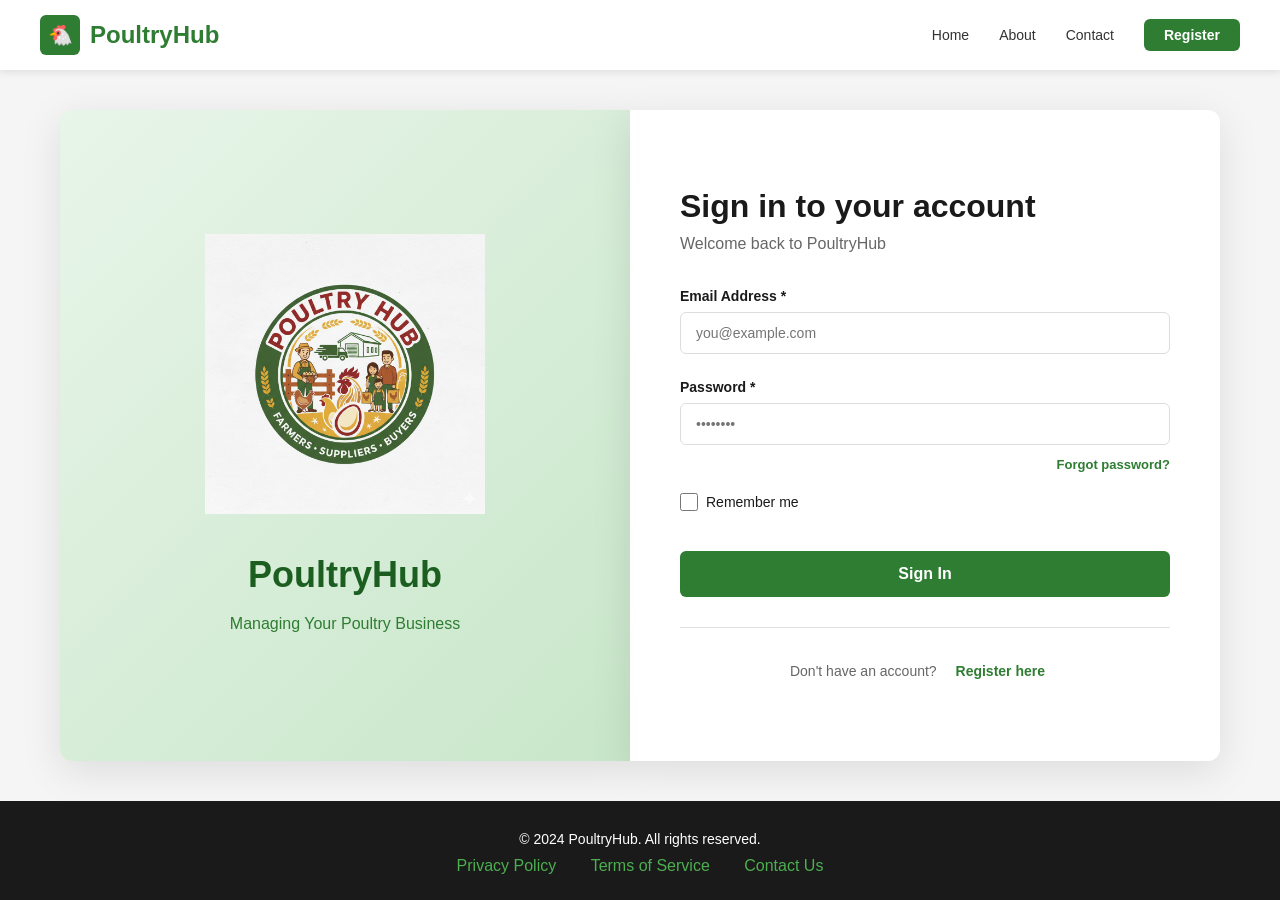
<file: frontend/main/buyer_dashboard/buyer.html>
<!DOCTYPE html>
<html lang="en">

<head>
    <meta charset="UTF-8">
    <meta name="viewport" content="width=device-width, initial-scale=1.0">
    <title>PoultryHub - Buyer Account</title>
    <link href="https://fonts.googleapis.com/css2?family=DM+Sans:wght@400;500;600&family=DM+Serif+Display&display=swap"
        rel="stylesheet">
    <link rel="stylesheet" href="buyer.css">
</head>

<body>
    <!-- Sidebar -->
    <aside class="sidebar" id="sidebar">
        <div class="sidebar-header">
            <div class="user-avatar-circle" id="sidebarAvatar">A</div>
            <div class="user-full-name" id="sidebarName">Loading...</div>
            <div class="user-role-label">Buyer Account</div>
        </div>

        <nav class="sidebar-nav">
            <div class="nav-section">Main</div>
            <div class="nav-item active" onclick="showPage('overview', this)" data-page="overview">
                <svg class="nav-icon" viewBox="0 0 24 24" fill="none" stroke="currentColor">
                    <rect x="3" y="3" width="7" height="7" rx="1.5" />
                    <rect x="14" y="3" width="7" height="7" rx="1.5" />
                    <rect x="3" y="14" width="7" height="7" rx="1.5" />
                    <rect x="14" y="14" width="7" height="7" rx="1.5" />
                </svg>
                <span>Overview</span>
            </div>

            <div class="nav-item" onclick="showPage('orders', this)" data-page="orders">
                <svg class="nav-icon" viewBox="0 0 24 24" fill="none" stroke="currentColor">
                    <path d="M9 5H7a2 2 0 0 0-2 2v12a2 2 0 0 0 2 2h10a2 2 0 0 0 2-2V7a2 2 0 0 0-2-2h-2" />
                    <rect x="9" y="3" width="6" height="4" rx="1" />
                    <path d="M9 12h6M9 16h4" />
                </svg>
                <span>My Orders <span class="nav-badge" id="ordersBadge" style="display:none;">0</span></span>
            </div>

            <div class="nav-item" onclick="showPage('profile', this)" data-page="profile">
                <svg class="nav-icon" viewBox="0 0 24 24" fill="none" stroke="currentColor">
                    <path d="M20 21v-2a4 4 0 0 0-4-4H8a4 4 0 0 0-4 4v2" />
                    <circle cx="12" cy="7" r="4" />
                </svg>
                <span>Profile</span>
            </div>

            <div class="nav-item" onclick="showPage('notifications', this)" data-page="notifications">
                <svg class="nav-icon" viewBox="0 0 24 24" fill="none" stroke="currentColor">
                    <path d="M18 8A6 6 0 0 0 6 8c0 7-3 9-3 9h18s-3-2-3-9" />
                    <path d="M13.73 21a2 2 0 0 1-3.46 0" />
                </svg>
                <span>Notifications <span class="nav-badge" id="notifBadge" style="display:none;">0</span></span>
            </div>

            <div class="nav-section" style="margin-top: 16px;">Account</div>

            <div class="nav-item" onclick="showPage('settings', this)" data-page="settings">
                <svg class="nav-icon" viewBox="0 0 24 24" fill="none" stroke="currentColor">
                    <circle cx="12" cy="12" r="3" />
                    <path
                        d="M19.4 15a1.65 1.65 0 0 0 .33 1.82l.06.06a2 2 0 0 1-2.83 2.83l-.06-.06a1.65 1.65 0 0 0-1.82-.33 1.65 1.65 0 0 0-1 1.51V21a2 2 0 0 1-4 0v-.09A1.65 1.65 0 0 0 9 19.4a1.65 1.65 0 0 0-1.82.33l-.06.06a2 2 0 0 1-2.83-2.83l.06-.06A1.65 1.65 0 0 0 4.68 15a1.65 1.65 0 0 0-1.51-1H3a2 2 0 0 1 0-4h.09A1.65 1.65 0 0 0 4.6 9a1.65 1.65 0 0 0-.33-1.82l-.06-.06a2 2 0 0 1 2.83-2.83l.06.06A1.65 1.65 0 0 0 9 4.68a1.65 1.65 0 0 0 1-1.51V3a2 2 0 0 1 4 0v.09a1.65 1.65 0 0 0 1 1.51 1.65 1.65 0 0 0 1.82-.33l.06-.06a2 2 0 0 1 2.83 2.83l-.06.06A1.65 1.65 0 0 0 19.4 9a1.65 1.65 0 0 0 1.51 1H21a2 2 0 0 1 0 4h-.09a1.65 1.65 0 0 0-1.51 1z" />
                </svg>
                <span>Settings</span>
            </div>

            <div class="nav-item" onclick="showPage('delivery-addresses', this)" data-page="delivery-addresses">
                <svg class="nav-icon" viewBox="0 0 24 24" fill="none" stroke="currentColor">
                    <path d="M21 10c0 7-9 13-9 13s-9-6-9-13a9 9 0 0 1 18 0z" />
                    <circle cx="12" cy="10" r="3" />
                </svg>
                <span>Delivery Addresses</span>
            </div>

            <div class="nav-item" onclick="showPage('invoices', this)" data-page="invoices">
                <svg class="nav-icon" viewBox="0 0 24 24" fill="none" stroke="currentColor">
                    <path d="M14 2H6a2 2 0 0 0-2 2v16a2 2 0 0 0 2 2h12a2 2 0 0 0 2-2V8z" />
                    <polyline points="14 2 14 8 20 8" />
                    <line x1="12" y1="11" x2="12" y2="17" />
                    <line x1="9" y1="14" x2="15" y2="14" />
                </svg>
                <span>Invoices</span>
            </div>
        </nav>

        <div class="sidebar-footer">
            <button class="marketplace-button" onclick="window.location.href='marketplace.html'">
                <svg viewBox="0 0 24 24" fill="none" stroke="currentColor" stroke-width="2">
                    <circle cx="9" cy="21" r="1" />
                    <circle cx="20" cy="21" r="1" />
                    <path d="M1 1h4l2.68 13.39a2 2 0 0 0 2 1.61h9.72a2 2 0 0 0 2-1.61L23 6H6" />
                </svg>
                Go to Marketplace
            </button>
        </div>
    </aside>

    <!-- Main Container -->
    <div class="main-container">
        <!-- Topbar -->
        <header class="topbar">
            <div class="page-title-section" id="pageTitle">Overview</div>
            <div class="topbar-actions">
                <button class="topbar-icon-btn" title="Notifications">
                    <svg viewBox="0 0 24 24" fill="none" stroke="currentColor" stroke-width="2">
                        <path d="M18 8A6 6 0 0 0 6 8c0 7-3 9-3 9h18s-3-2-3-9" />
                        <path d="M13.73 21a2 2 0 0 1-3.46 0" />
                    </svg>
                    <span class="notification-dot" id="topbarNotifDot" style="display:none;"></span>
                </button>
                <div class="topbar-avatar" id="topbarAvatar">A</div>
            </div>
        </header>

        <!-- Content -->
        <div class="content">

            <!-- PAGE: Overview -->
            <div id="page-overview" class="page active">
                <div class="page-header">
                    <div>
                        <h1 class="page-title">Welcome to your account</h1>
                        <p class="page-subtitle">Manage your orders, profile, and delivery preferences</p>
                    </div>
                </div>

                <!-- KPI Cards -->
                <div class="kpi-grid">
                    <div class="kpi-card">
                        <div class="kpi-card-label">Total Orders</div>
                        <div class="kpi-card-value" id="kpi-total-orders">0</div>
                        <div class="kpi-card-sub">All time</div>
                    </div>
                    <div class="kpi-card">
                        <div class="kpi-card-label">Total Spent</div>
                        <div class="kpi-card-value" id="kpi-total-spent">KES 0</div>
                        <div class="kpi-card-sub">Lifetime</div>
                    </div>
                    <div class="kpi-card">
                        <div class="kpi-card-label">Active Orders</div>
                        <div class="kpi-card-value" id="kpi-active-orders">0</div>
                        <div class="kpi-card-sub">In progress</div>
                    </div>
                </div>

                <!-- Recent Orders Card -->
                <div class="card">
                    <div class="card-header">
                        <div>
                            <div class="card-title">Recent Orders</div>
                            <div class="card-subtitle">Last 5 orders</div>
                        </div>
                        <a href="#"
                            onclick="showPage('orders', document.querySelector('[data-page=orders]')); return false;"
                            style="color: var(--green-bright); text-decoration: none; font-weight: 600;">View all →</a>
                    </div>
                    <div id="recent-orders-list">
                        <div class="empty-state">
                            <div class="empty-state-icon">📦</div>
                            <div class="empty-state-title">No orders yet</div>
                            <div class="empty-state-message">Start shopping to see your orders here</div>
                        </div>
                    </div>
                </div>

                <!-- Bottom 2-col Grid -->
                <div style="display: grid; grid-template-columns: 1fr 1fr; gap: 16px; margin-bottom: 16px;">
                    <!-- Profile Summary -->
                    <div class="card">
                        <div class="card-header">
                            <div class="card-title">Profile</div>
                        </div>
                        <div style="display: flex; flex-direction: column; gap: 8px; font-size: 13px;">
                            <div><span style="color: var(--text-muted);">Name:</span> <span
                                    id="profile-name-display">-</span></div>
                            <div><span style="color: var(--text-muted);">Email:</span> <span
                                    id="profile-email-display">-</span></div>
                            <div><span style="color: var(--text-muted);">County:</span> <span
                                    id="profile-county-display">-</span></div>
                            <button class="button btn-primary" style="margin-top:8px;"
                                onclick="showPage('profile', document.querySelector('[data-page=profile]'))">Edit
                                Profile</button>
                        </div>
                    </div>

                    <!-- Notifications Preview -->
                    <div class="card">
                        <div class="card-header">
                            <div class="card-title">Notifications</div>
                        </div>
                        <div id="notif-preview">
                            <div class="empty-state" style="padding: 20px 10px;">
                                <div class="empty-state-icon">🔔</div>
                                <div class="empty-state-title">All clear</div>
                                <div class="empty-state-message" style="font-size: 12px;">No new notifications</div>
                            </div>
                        </div>
                    </div>
                </div>
            </div>

            <!-- PAGE: Orders -->
            <div id="page-orders" class="page">
                <div class="page-header">
                    <h1 class="page-title">My Orders</h1>
                </div>

                <!-- Filter Tabs -->
                <div class="filter-tabs">
                    <button class="filter-tab active" data-filter="all" onclick="filterOrders('all', this)">All</button>
                    <button class="filter-tab" data-filter="pending"
                        onclick="filterOrders('pending', this)">Pending</button>
                    <button class="filter-tab" data-filter="approved"
                        onclick="filterOrders('approved', this)">Approved</button>
                    <button class="filter-tab" data-filter="shipped"
                        onclick="filterOrders('shipped', this)">Shipped</button>
                    <button class="filter-tab" data-filter="delivered"
                        onclick="filterOrders('delivered', this)">Delivered</button>
                    <button class="filter-tab" data-filter="cancelled"
                        onclick="filterOrders('cancelled', this)">Cancelled</button>
                </div>

                <!-- Orders List -->
                <div id="orders-list">
                    <div class="empty-state">
                        <div class="empty-state-icon">📋</div>
                        <div class="empty-state-title">No orders</div>
                        <div class="empty-state-message" style="margin-bottom: 16px;">You haven't placed any orders yet
                        </div>
                        <a href="marketplace.html" class="button btn-primary">Browse
                            Marketplace →</a>
                    </div>
                </div>
            </div>

            <!-- PAGE: Profile -->
            <div id="page-profile" class="page">
                <div class="page-header">
                    <h1 class="page-title">My Profile</h1>
                </div>

                <form id="profileForm" onsubmit="saveProfile(event)">
                    <!-- Personal Details -->
                    <div class="card">
                        <div class="card-title" style="margin-bottom: 16px;">Personal Details</div>
                        <div class="form-group">
                            <label class="form-label">Full Name</label>
                            <input type="text" class="form-input" id="form-fullname" placeholder="Enter your full name"
                                required>
                        </div>
                        <div class="form-group">
                            <label class="form-label">Email</label>
                            <input type="email" class="form-input" id="form-email" placeholder="Your email address"
                                readonly>
                        </div>
                        <div class="form-group">
                            <label class="form-label">Phone</label>
                            <input type="tel" class="form-input" id="form-phone" placeholder="+254712345678">
                        </div>
                    </div>

                    <!-- Business Details -->
                    <div class="card">
                        <div class="card-title" style="margin-bottom: 16px;">Business Details</div>
                        <div class="form-group">
                            <label class="form-label">Business Name (Optional)</label>
                            <input type="text" class="form-input" id="form-business-name"
                                placeholder="Your business name">
                        </div>
                        <div class="form-group">
                            <label class="form-label">County</label>
                            <input type="text" class="form-input" id="form-county" placeholder="e.g., Nairobi, Kiambu">
                        </div>
                        <div class="form-group">
                            <label class="form-label">Buyer Type</label>
                            <select class="form-select" id="form-buyer-type" title="Select buyer type">
                                <option value="individual">Individual</option>
                                <option value="business">Business</option>
                                <option value="restaurant">Restaurant</option>
                                <option value="processor">Processor</option>
                            </select>
                        </div>
                        <div class="form-group">
                            <label class="form-label">Preferred Payment</label>
                            <select class="form-select" id="form-payment-method"
                                title="Select preferred payment method">
                                <option value="mpesa">M-Pesa</option>
                                <option value="bank-transfer">Bank Transfer</option>
                                <option value="cash">Cash</option>
                            </select>
                        </div>
                    </div>

                    <!-- Save Button -->
                    <div class="card" style="display: flex; gap: 8px; justify-content: flex-end;">
                        <button type="button" class="button btn-secondary"
                            onclick="showPage('overview', document.querySelector('[data-page=overview]'))">Cancel</button>
                        <button type="submit" class="button btn-primary">Save Changes</button>
                    </div>
                </form>
            </div>

            <!-- PAGE: Notifications -->
            <div id="page-notifications" class="page">
                <div class="page-header">
                    <div style="display: flex; justify-content: space-between; align-items: center; width: 100%;">
                        <h1 class="page-title">Notifications</h1>
                        <button class="button btn-secondary btn-sm" onclick="markAllNotificationsRead()"
                            style="margin-right: 0;">Mark all read</button>
                    </div>
                </div>

                <!-- Filter Tabs -->
                <div class="filter-tabs">
                    <button class="filter-tab active" data-filter="all"
                        onclick="filterNotifications('all', this)">All</button>
                    <button class="filter-tab" data-filter="unread"
                        onclick="filterNotifications('unread', this)">Unread</button>
                    <button class="filter-tab" data-filter="read"
                        onclick="filterNotifications('read', this)">Read</button>
                </div>

                <!-- Notifications List -->
                <div id="notifications-list">
                    <div class="empty-state">
                        <div class="empty-state-icon">🔔</div>
                        <div class="empty-state-title">No notifications</div>
                        <div class="empty-state-message">You're all caught up!</div>
                    </div>
                </div>
            </div>

            <!-- PAGE: Settings -->
            <div id="page-settings" class="page">
                <div class="page-header">
                    <h1 class="page-title">Settings</h1>
                </div>

                <!-- Password Change -->
                <div class="card">
                    <div class="card-title" style="margin-bottom: 16px;">Change Password</div>
                    <form id="passwordForm" onsubmit="changePassword(event)">
                        <div class="form-group">
                            <label class="form-label">Current Password</label>
                            <input type="password" class="form-input" id="form-current-password"
                                placeholder="Enter your current password" required>
                        </div>
                        <div class="form-group">
                            <label class="form-label">New Password</label>
                            <input type="password" class="form-input" id="form-new-password"
                                placeholder="Enter a new password" required>
                        </div>
                        <div class="form-group">
                            <label class="form-label">Confirm New Password</label>
                            <input type="password" class="form-input" id="form-confirm-password"
                                placeholder="Confirm your new password" required>
                        </div>
                        <button type="submit" class="button btn-primary">Change Password</button>
                    </form>
                </div>

                <!-- Notification Preferences -->
                <div class="card">
                    <div class="card-title" style="margin-bottom: 16px;">Notification Preferences</div>
                    <div style="display: flex; flex-direction: column; gap: 12px;">
                        <div style="display: flex; align-items: center; justify-content: space-between;">
                            <div>
                                <div class="form-label" style="margin-bottom: 0;">Order Status Updates</div>
                                <div style="font-size: 12px; color: var(--text-light);">Be notified when orders change
                                    status</div>
                            </div>
                            <input type="checkbox" id="notif-orders" title="Order Status Updates" checked>
                        </div>
                        <hr style="border: none; border-top: 1px solid #e5e5e5;">
                        <div style="display: flex; align-items: center; justify-content: space-between;">
                            <div>
                                <div class="form-label" style="margin-bottom: 0;">New Messages</div>
                                <div style="font-size: 12px; color: var(--text-light);">Be notified about new messages
                                </div>
                            </div>
                            <input type="checkbox" id="notif-messages" title="New Messages" checked>
                        </div>
                        <hr style="border: none; border-top: 1px solid #e5e5e5;">
                        <div style="display: flex; align-items: center; justify-content: space-between;">
                            <div>
                                <div class="form-label" style="margin-bottom: 0;">Promotions</div>
                                <div style="font-size: 12px; color: var(--text-light);">Receive promotional offers and
                                    updates</div>
                            </div>
                            <input type="checkbox" id="notif-promos" title="Promotions">
                        </div>
                    </div>
                </div>

                <!-- Danger Zone -->
                <div class="card" style="background: var(--red-pale); border-color: var(--red-soft);">
                    <div class="card-title" style="margin-bottom: 16px; color: var(--red-soft);">Danger Zone</div>
                    <button class="button btn-danger" onclick="logout()">Log Out</button>
                </div>
            </div>

            <!-- PAGE: Delivery Addresses -->
            <div id="page-delivery-addresses" class="page">
                <div class="page-header">
                    <h1 class="page-title">Delivery Addresses</h1>
                    <p class="page-subtitle">Manage your delivery locations</p>
                </div>

                <!-- Current Address -->
                <div class="card">
                    <div class="card-title" style="margin-bottom: 12px;">Current Address</div>
                    <div style="display: flex; justify-content: space-between; align-items: center;">
                        <div>
                            <div style="font-size: 14px; font-weight: 500; margin-bottom: 4px;">County</div>
                            <div id="current-county" style="font-size: 13px; color: var(--text-light);">-</div>
                        </div>
                        <button class="button btn-secondary btn-sm"
                            onclick="showPage('profile', document.querySelector('[data-page=profile]'))">Edit</button>
                    </div>
                </div>

                <!-- Future Feature -->
                <div class="card" style="opacity: 0.6; background: #f9f9f9;">
                    <div style="text-align: center; padding: 20px;">
                        <div style="font-size: 32px; margin-bottom: 8px;">📭</div>
                        <div style="font-weight: 500; margin-bottom: 4px;">Multiple Addresses Coming Soon</div>
                        <div style="font-size: 13px; color: var(--text-light);">Manage multiple delivery addresses in an
                            upcoming update</div>
                    </div>
                </div>
            </div>

            <!-- PAGE: Invoices -->
            <div id="page-invoices" class="page">
                <div class="page-header">
                    <h1 class="page-title">Invoices</h1>
                    <p class="page-subtitle">Download invoices for your delivered orders</p>
                </div>

                <div id="invoices-list">
                    <div class="empty-state">
                        <div class="empty-state-icon">🧾</div>
                        <div class="empty-state-title">No invoices yet</div>
                        <div class="empty-state-message">Invoices will be available for completed orders</div>
                    </div>
                </div>
            </div>

        </div>
    </div>

    <!-- Hidden Invoice Print Section -->
    <div id="invoice-print" style="display: none; @media print { display: block; }"></div>

    <!-- Toast Container -->
    <div id="toast-container"></div>

    <script src="../../api-client.js"></script>
    <script src="buyer.js"></script>
</body>

</html>
</file>
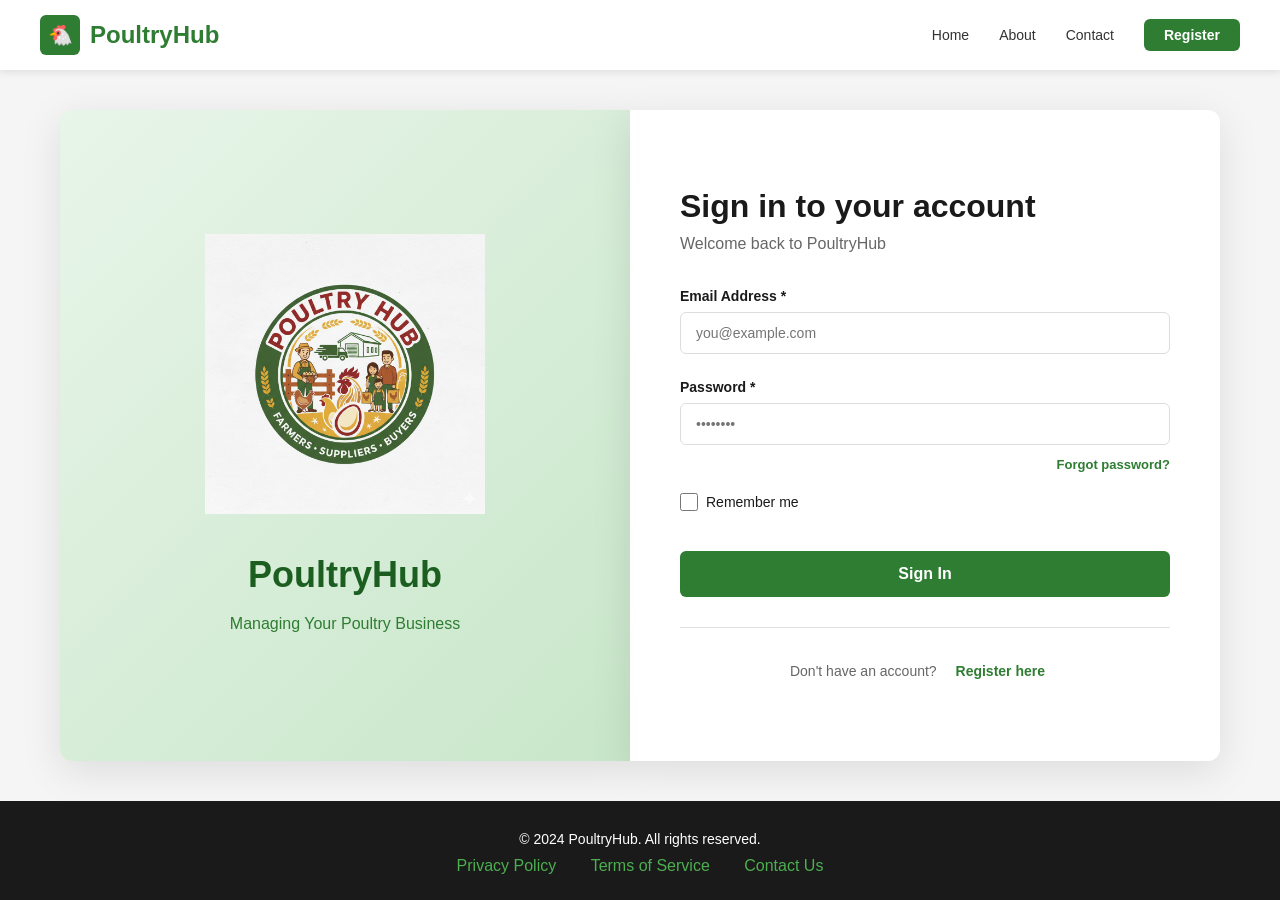
<file: frontend/main/buyer_dashboard/marketplace.html>
<!DOCTYPE html>
<html lang="en">

<head>
    <meta charset="UTF-8">
    <meta name="viewport" content="width=device-width, initial-scale=1.0">
    <title>Marketplace — Poultry Management System</title>
    <link
        href="https://fonts.googleapis.com/css2?family=DM+Sans:wght@400;500;600&family=DM+Serif+Display:ital@0;1&display=swap"
        rel="stylesheet">
    <link rel="stylesheet" href="marketplace.css">
</head>

<body>

    <!-- ── MAIN LAYOUT ── -->
    <div class="mp-layout">

        <!-- ── FILTER PANEL ── -->
        <aside class="mp-filter-panel">
            <h3>Search</h3>
            <input type="text" id="filter-search" placeholder="Find products..." aria-label="Search products"
                title="Search for products by name or description">

            <h3>Categories</h3>
            <div class="category-chips">
                <div class="category-chip active" data-category="all">All</div>
                <div class="category-chip" data-category="eggs">🥚 Eggs</div>
                <div class="category-chip" data-category="chicks">🐣 Chicks</div>
                <div class="category-chip" data-category="broilers">🐔 Broilers</div>
                <div class="category-chip" data-category="feed">🌾 Feed</div>
                <div class="category-chip" data-category="vaccines">💉 Vaccines</div>
                <div class="category-chip" data-category="day-old">🐥 Day-Old Chicks</div>
                <div class="category-chip" data-category="layers">🐓 Layers</div>
                <div class="category-chip" data-category="medications">⚕️ Medications</div>
            </div>

            <h3>Source</h3>
            <label for="filter-farmers">
                <input type="checkbox" id="filter-farmers" checked>
                🌾 Farmers
            </label>
            <label for="filter-suppliers">
                <input type="checkbox" id="filter-suppliers" checked>
                📦 Suppliers
            </label>

            <h3>Price Range</h3>
            <label for="filter-min-price" style="display: block; font-size: 11px; margin-bottom: 6px;">
                Minimum: KES
            </label>
            <input type="number" id="filter-min-price" min="0" max="50000" value="0" placeholder="0"
                aria-label="Minimum price">

            <label for="filter-max-price" style="display: block; font-size: 11px; margin: 12px 0 6px 0;">
                Maximum: KES
            </label>
            <input type="number" id="filter-max-price" min="0" max="50000" value="50000" placeholder="50000"
                aria-label="Maximum price">

            <label for="filter-in-stock" style="margin-top: 12px;">
                <input type="checkbox" id="filter-in-stock" checked>
                In Stock Only
            </label>

            <button class="btn-clear" onclick="clearFilters()">🔄 Clear All</button>
        </aside>

        <!-- ── CONTENT AREA ── -->
        <div class="mp-content">

            <!-- Topbar -->
            <div class="mp-topbar">
                <h1>Marketplace</h1>
                <div class="right-actions">
                    <input type="text" id="topbar-search" placeholder="Search products..." aria-label="Quick search"
                        title="Quick product search"
                        style="padding: 8px 12px; border: 1px solid var(--green-pale); border-radius: var(--radius-sm); width: 180px;">
                    <button class="cart-btn" onclick="toggleCartDrawer()" aria-label="Open shopping cart"
                        title="View your cart">
                        🛒 Cart <span id="cart-badge" class="cart-badge" style="display: none;">0</span>
                    </button>
                    <a href="buyer.html" class="btn-primary" style="text-decoration: none;">📋 My Orders & Account</a>
                </div>
            </div>

            <!-- Header & Tools -->
            <div class="mp-header">
                <h2>Browse Products</h2>
                <div class="count" id="results-count">Loading products...</div>
            </div>

            <div class="mp-tools">
                <button class="sort-btn" id="sort-btn">Sort: Newest</button>
            </div>

            <!-- Product Grid -->
            <div class="product-grid" id="product-grid">
                <div style="grid-column: 1/-1; text-align: center; padding: 40px; color: var(--text-light);">
                    ⏳ Loading products...
                </div>
            </div>

            <!-- Load More -->
            <div style="text-align: center; padding: 20px;">
                <button class="load-more-btn" id="load-more-btn" style="display: none;">📥 Load More Products</button>
            </div>
        </div>
    </div>

    <!-- ── PRODUCT DETAIL MODAL ── -->
    <div class="mp-modal-overlay" id="product-modal">
        <div class="mp-modal">
            <button class="close-btn" onclick="closeModal('product-modal')">×</button>
            <div class="modal-body">
                <div class="detail-grid">
                    <div class="detail-image" id="detail-image">
                        <svg viewBox="0 0 160 160">
                            <rect width="160" height="160" fill="#d8f3dc" />
                            <text x="80" y="88" text-anchor="middle" font-size="40">🐔</text>
                        </svg>
                    </div>
                    <div class="detail-info">
                        <h3 id="detail-name">Product Name</h3>
                        <div class="seller-section" id="detail-seller">Loading...</div>
                        <div class="price-large" id="detail-price">KES 0</div>
                        <div class="stock-status in-stock" id="detail-stock">In Stock</div>
                        <p id="detail-description"
                            style="font-size: 13px; color: var(--text-mid); margin-bottom: 16px;">
                            Product description goes here.
                        </p>

                        <div style="margin-bottom: 16px;">
                            <label for="detail-qty"
                                style="display: block; font-size: 12px; margin-bottom: 8px;">Quantity</label>
                            <div class="qty-stepper">
                                <button onclick="decrementQty('detail-qty')">−</button>
                                <input type="number" id="detail-qty" value="1" min="1" max="100">
                                <button onclick="incrementQty('detail-qty')">+</button>
                            </div>
                        </div>

                        <div class="detail-actions">
                            <button class="btn-add" id="detail-cart-btn" onclick="addDetailProductToCart()">🛒 Add to
                                Cart</button>
                            <button class="btn-save" onclick="toggleWishlist()">❤️ Save</button>
                        </div>

                        <hr style="margin: 20px 0; border: none; border-top: 1px solid var(--green-pale);">

                        <h4 style="font-size: 14px; font-weight: 600; color: var(--text-dark); margin-bottom: 12px;">
                            From This Seller
                        </h4>
                        <div class="seller-profile-detail" id="seller-profile-detail">Loading seller info...</div>
                    </div>
                </div>
            </div>
        </div>
    </div>

    <!-- ── SELLER PROFILE MODAL ── -->
    <div class="mp-modal-overlay" id="seller-modal">
        <div class="mp-modal">
            <button class="close-btn" onclick="closeModal('seller-modal')">×</button>
            <div class="modal-body">
                <div style="margin-bottom: 20px;">
                    <h3 id="seller-name" style="font-size: 20px; font-weight: 700; color: var(--text-dark);">
                        Seller Name
                    </h3>
                    <div style="display: flex; gap: 8px; margin: 8px 0;">
                        <span id="seller-role" class="seller-badge"
                            style="display: inline-block; background: var(--green-pale); color: var(--green-deep); padding: 4px 8px; border-radius: 4px; font-size: 11px;">Farmer</span>
                        <span id="seller-county" style="font-size: 12px; color: var(--text-light);">County</span>
                    </div>
                    <p id="seller-description" style="font-size: 13px; color: var(--text-mid); margin-top: 12px;">
                        Seller description.
                    </p>
                </div>

                <button class="btn-secondary" onclick="showToast('Messaging coming soon', 'info')"
                    style="width: 100%; margin-bottom: 20px;">💬 Message Seller</button>

                <h4 style="font-size: 14px; font-weight: 600; color: var(--text-dark); margin-bottom: 12px;">
                    More from This Seller
                </h4>
                <div class="product-grid" id="seller-products"
                    style="grid-template-columns: repeat(auto-fill, minmax(180px, 1fr)); gap: 12px;">
                    <div style="grid-column: 1/-1; text-align: center; padding: 20px; color: var(--text-light);">
                        Loading products...
                    </div>
                </div>
            </div>
        </div>
    </div>

    <!-- ── CART DRAWER ── -->
    <div class="cart-drawer" id="cart-drawer">
        <div class="cart-drawer-header">
            <h3>Your Cart</h3>
            <button class="close-btn" onclick="toggleCartDrawer()">×</button>
        </div>

        <div class="cart-items" id="cart-items">
            <div class="cart-empty">
                <div class="cart-empty-icon">🛒</div>
                <div class="cart-empty-text">Your cart is empty</div>
                <div class="cart-empty-sub">Start browsing to add items</div>
            </div>
        </div>

        <div class="cart-drawer-footer">
            <textarea id="order-note" placeholder="Add a note for the seller..."
                style="width: 100%; height: 60px; padding: 8px; border: 1px solid var(--green-pale); border-radius: var(--radius-sm); font-family: 'DM Sans', sans-serif; font-size: 12px; resize: none; margin-bottom: 12px;"></textarea>

            <div style="margin-bottom: 12px;">
                <label style="display: flex; align-items: center; gap: 8px; margin-bottom: 8px; cursor: pointer;">
                    <input type="radio" name="delivery" value="delivery" checked>
                    <span style="font-size: 12px;">📦 Delivery (+KES 850)</span>
                </label>
                <label style="display: flex; align-items: center; gap: 8px; cursor: pointer;">
                    <input type="radio" name="delivery" value="pickup">
                    <span style="font-size: 12px;">🏪 Pickup (Free)</span>
                </label>
            </div>

            <div class="cost-summary">
                <div class="cost-row">
                    <span>Subtotal</span>
                    <span id="subtotal">KES 0</span>
                </div>
                <div class="cost-row">
                    <span>Delivery</span>
                    <span id="delivery-cost">KES 850</span>
                </div>
                <div class="cost-row">
                    <span>VAT (16%)</span>
                    <span id="vat-cost">KES 0</span>
                </div>
                <div class="cost-row total">
                    <span>Total</span>
                    <span id="total-cost">KES 0</span>
                </div>
            </div>

            <button class="btn-checkout" id="checkout-btn" onclick="placeOrder()" disabled>Place Order</button>
        </div>
    </div>

    <!-- Toast Container -->
    <div id="toast-container"></div>

    <!-- Scripts -->
    <script src="../../api-client.js"></script>
    <script src="marketplace.js"></script>
    <script src="cart.js"></script>

</body>

</html>
</file>
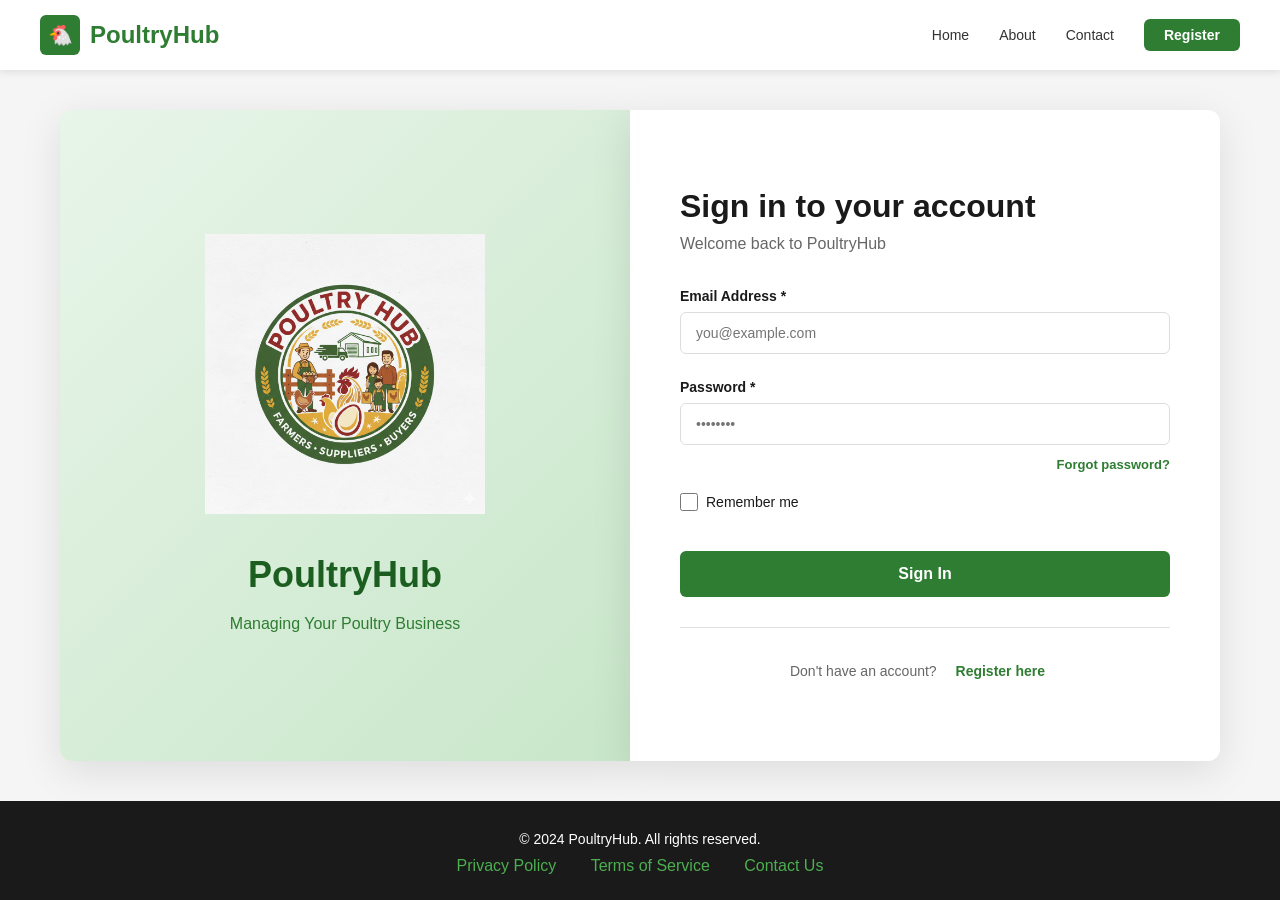
<file: frontend/main/farmer_dashboard/farmer.html>
<!DOCTYPE html>
<html lang="en">

<head>
    <meta charset="UTF-8">
    <meta name="viewport" content="width=device-width, initial-scale=1.0">
    <title>FarmDirect PMS — Farmer Dashboard</title>
    <link
        href="https://fonts.googleapis.com/css2?family=Plus+Jakarta+Sans:wght@300;400;500;600;700;800&family=DM+Serif+Display&display=swap"
        rel="stylesheet">
    <link rel="stylesheet" href="farmer.css">
</head>

<body>

    <!-- Overlay -->
    <div class="overlay" id="overlay" onclick="closeSidebar()"></div>

    <!-- ════════ SIDEBAR ════════ -->
    <aside class="sidebar" id="sidebar">
        <div class="sb-head">
            <div class="sb-logo">🐓</div>
            <div class="sb-brand">
                <div class="sb-brand-name">PoultryHub</div>
                <div class="sb-brand-tag">Farmers Dashboard</div>
            </div>
        </div>
        <nav class="sb-nav">
            <div class="nav-grp">Main</div>
            <div class="nav-item active" onclick="showPage('dashboard',this)">
                <svg viewBox="0 0 24 24" fill="none" stroke="currentColor" stroke-width="2">
                    <rect x="3" y="3" width="7" height="7" rx="1.5" />
                    <rect x="14" y="3" width="7" height="7" rx="1.5" />
                    <rect x="3" y="14" width="7" height="7" rx="1.5" />
                    <rect x="14" y="14" width="7" height="7" rx="1.5" />
                </svg>
                <span>Dashboard Overview</span>
            </div>
            <div class="nav-item" onclick="showPage('flock',this)">
                <svg viewBox="0 0 24 24" fill="none" stroke="currentColor" stroke-width="2">
                    <path d="M17 21v-2a4 4 0 0 0-4-4H5a4 4 0 0 0-4 4v2" />
                    <circle cx="9" cy="7" r="4" />
                    <path d="M23 21v-2a4 4 0 0 0-3-3.87" />
                    <path d="M16 3.13a4 4 0 0 1 0 7.75" />
                </svg>
                <span>Flock Inventory</span>
            </div>
            <div class="nav-item" onclick="showPage('orders',this)">
                <svg viewBox="0 0 24 24" fill="none" stroke="currentColor" stroke-width="2">
                    <path d="M9 5H7a2 2 0 0 0-2 2v12a2 2 0 0 0 2 2h10a2 2 0 0 0 2-2V7a2 2 0 0 0-2-2h-2" />
                    <rect x="9" y="3" width="6" height="4" rx="1" />
                    <path d="M9 12h6M9 16h4" />
                </svg>
                <span>Buyer Orders</span>
            </div>
            <div class="nav-item" onclick="showPage('market',this)">
                <svg viewBox="0 0 24 24" fill="none" stroke="currentColor" stroke-width="2">
                    <path d="m2 7 4.41-4.41A2 2 0 0 1 7.83 2h8.34a2 2 0 0 1 1.42.59L22 7" />
                    <path d="M4 12v8a2 2 0 0 0 2 2h12a2 2 0 0 0 2-2v-8" />
                    <path d="M15 22v-4a2 2 0 0 0-2-2h-2a2 2 0 0 0-2 2v4" />
                    <path d="M2 7h20" />
                </svg>
                <span>Marketplace</span>
            </div>
            <div class="nav-item" onclick="showPage('products',this)">
                <svg viewBox="0 0 24 24" fill="none" stroke="currentColor" stroke-width="2">
                    <circle cx="9" cy="21" r="1" />
                    <circle cx="20" cy="21" r="1" />
                    <path d="M1 1h4l2.68 13.39a2 2 0 0 0 2 1.61h9.72a2 2 0 0 0 2-1.61L23 6H6" />
                </svg>
                <span>My Products</span>
            </div>
            <div class="nav-item" onclick="showPage('messages',this)">
                <svg viewBox="0 0 24 24" fill="none" stroke="currentColor" stroke-width="2">
                    <path d="M21 15a2 2 0 0 1-2 2H7l-4 4V5a2 2 0 0 1 2-2h14a2 2 0 0 1 2 2z" />
                </svg>
                <span>Messages <span class="nav-badge" id="messagesBadge" style="display: none;">0</span></span>
            </div>
            <div class="nav-grp">Insights</div>
            <div class="nav-item" onclick="showPage('analytics',this)">
                <svg viewBox="0 0 24 24" fill="none" stroke="currentColor" stroke-width="2">
                    <line x1="18" y1="20" x2="18" y2="10" />
                    <line x1="12" y1="20" x2="12" y2="4" />
                    <line x1="6" y1="20" x2="6" y2="14" />
                </svg>
                <span>Analytics</span>
            </div>
            <div class="nav-grp">Account</div>
            <div class="nav-item" onclick="showPage('settings',this)">
                <svg viewBox="0 0 24 24" fill="none" stroke="currentColor" stroke-width="2">
                    <circle cx="12" cy="12" r="3" />
                    <path
                        d="M19.4 15a1.65 1.65 0 0 0 .33 1.82l.06.06a2 2 0 0 1-2.83 2.83l-.06-.06a1.65 1.65 0 0 0-1.82-.33 1.65 1.65 0 0 0-1 1.51V21a2 2 0 0 1-4 0v-.09A1.65 1.65 0 0 0 9 19.4a1.65 1.65 0 0 0-1.82.33l-.06.06a2 2 0 0 1-2.83-2.83l.06-.06A1.65 1.65 0 0 0 4.68 15a1.65 1.65 0 0 0-1.51-1H3a2 2 0 0 1 0-4h.09A1.65 1.65 0 0 0 4.6 9a1.65 1.65 0 0 0-.33-1.82l-.06-.06a2 2 0 0 1 2.83-2.83l.06.06A1.65 1.65 0 0 0 9 4.68a1.65 1.65 0 0 0 1-1.51V3a2 2 0 0 1 4 0v.09a1.65 1.65 0 0 0 1 1.51 1.65 1.65 0 0 0 1.82-.33l.06-.06a2 2 0 0 1 2.83 2.83l-.06.06A1.65 1.65 0 0 0 19.4 9a1.65 1.65 0 0 0 1.51 1H21a2 2 0 0 1 0 4h-.09a1.65 1.65 0 0 0-1.51 1z" />
                </svg>
                <span>Account Settings</span>
            </div>
            <div class="nav-item danger" onclick="logout()">
                <svg viewBox="0 0 24 24" fill="none" stroke="currentColor" stroke-width="2">
                    <path d="M9 21H5a2 2 0 0 1-2-2V5a2 2 0 0 1 2-2h4" />
                    <polyline points="16 17 21 12 16 7" />
                    <line x1="21" y1="12" x2="9" y2="12" />
                </svg>
                <span>Logout</span>
            </div>
        </nav>
        <div class="sb-foot">
            <div class="f-avatar" id="sb-avatar"></div>
            <div class="f-info">
                <div class="f-name" id="sb-name"></div>
                <div class="f-role" id="sb-role">Farm Manager · Kiambu</div>
            </div>
        </div>
    </aside>

    <!-- ════════ MAIN ════════ -->
    <div class="main">

        <!-- TOPBAR -->
        <header class="topbar">
            <button class="menu-btn" id="menuBtn" onclick="toggleSidebar()" title="Toggle navigation menu"
                aria-label="Toggle navigation menu">
                <svg width="18" height="18" viewBox="0 0 24 24" fill="none" stroke="currentColor" stroke-width="2.5">
                    <line x1="3" y1="6" x2="21" y2="6" />
                    <line x1="3" y1="12" x2="21" y2="12" />
                    <line x1="3" y1="18" x2="21" y2="18" />
                </svg>
            </button>
            <div class="breadcrumb">
                <span>FarmDirect</span>
                <svg viewBox="0 0 24 24" fill="none" stroke="currentColor" stroke-width="2">
                    <path d="m9 18 6-6-6-6" />
                </svg>
                <span class="cur" id="bc">Dashboard</span>
            </div>
            <div class="tb-search">
                <svg viewBox="0 0 24 24" fill="none" stroke="currentColor" stroke-width="2">
                    <circle cx="11" cy="11" r="8" />
                    <path d="m21 21-4.35-4.35" />
                </svg>
                <input type="text" placeholder="Search birds, orders, supplies…">
            </div>
            <div class="tb-actions">
                <button class="tb-btn" onclick="showToast('💬 No new messages')" title="Messages"
                    aria-label="View messages">
                    <svg viewBox="0 0 24 24" fill="none" stroke="currentColor" stroke-width="2">
                        <path d="M21 15a2 2 0 0 1-2 2H7l-4 4V5a2 2 0 0 1 2-2h14a2 2 0 0 1 2 2z" />
                    </svg>
                </button>
                <button class="tb-btn" onclick="showToast('🔔 3 low-stock alerts!')" title="Notifications"
                    aria-label="View notifications">
                    <svg viewBox="0 0 24 24" fill="none" stroke="currentColor" stroke-width="2">
                        <path d="M18 8A6 6 0 0 0 6 8c0 7-3 9-3 9h18s-3-2-3-9" />
                        <path d="M13.73 21a2 2 0 0 1-3.46 0" />
                    </svg>
                    <span class="notif-dot"></span>
                </button>
            </div>
            <button class="tb-profile" onclick="showPage('settings',document.querySelectorAll('.nav-item')[6])"
                title="Go to settings" aria-label="Account menu">
                <div class="tb-av" id="tb-avatar"></div>
                <span class="tb-pname" id="tb-name"></span>
                <svg viewBox="0 0 24 24" fill="none" stroke="currentColor" stroke-width="2">
                    <path d="m6 9 6 6 6-6" />
                </svg>
            </button>
        </header>

        <div class="content">

            <!-- ═══════════════════════════════════════
         PAGE 1: DASHBOARD OVERVIEW
    ═══════════════════════════════════════ -->
            <div id="page-dashboard" class="page active">

                <div class="welcome">
                    <div>
                        <h1 id="greeting-msg">Good morning! 🌱</h1>
                        <p>Here's what's happening on your farm today.</p>
                        <div class="welcome-date">Tuesday, 17 March 2026 · Kiambu County, Kenya</div>
                    </div>
                    <div class="welcome-emoji">🐔</div>
                </div>

                <!-- KPIs -->
                <div class="g4 mb-20">
                    <div class="kpi k1">
                        <div class="kpi-top">
                            <div class="kpi-icon ki-g"><svg viewBox="0 0 24 24" fill="none" stroke="currentColor"
                                    stroke-width="2">
                                    <path d="M17 21v-2a4 4 0 0 0-4-4H5a4 4 0 0 0-4 4v2" />
                                    <circle cx="9" cy="7" r="4" />
                                    <path d="M23 21v-2a4 4 0 0 0-3-3.87" />
                                    <path d="M16 3.13a4 4 0 0 1 0 7.75" />
                                </svg></div><span class="kpi-chg chg-up">↑ 12%</span>
                        </div>
                        <div class="kpi-lbl">Total Birds</div>
                        <div class="kpi-val" id="dashKpi1">--</div>
                        <div class="kpi-sub" id="dashKpiSub1">Loading...</div>
                    </div>
                    <div class="kpi k2">
                        <div class="kpi-top">
                            <div class="kpi-icon ki-a"><svg viewBox="0 0 24 24" fill="none" stroke="currentColor"
                                    stroke-width="2">
                                    <path
                                        d="M9 5H7a2 2 0 0 0-2 2v12a2 2 0 0 0 2 2h10a2 2 0 0 0 2-2V7a2 2 0 0 0-2-2h-2" />
                                    <rect x="9" y="3" width="6" height="4" rx="1" />
                                </svg></div><span class="kpi-chg chg-dn">↓ 3</span>
                        </div>
                        <div class="kpi-lbl">Pending Orders</div>
                        <div class="kpi-val" id="dashKpi2">--</div>
                        <div class="kpi-sub" id="dashKpiSub2">Loading...</div>
                    </div>
                    <div class="kpi k3">
                        <div class="kpi-top">
                            <div class="kpi-icon ki-b"><svg viewBox="0 0 24 24" fill="none" stroke="currentColor"
                                    stroke-width="2">
                                    <polyline points="20 6 9 17 4 12" />
                                </svg></div><span class="kpi-chg chg-up">↑ 28%</span>
                        </div>
                        <div class="kpi-lbl">Completed Orders</div>
                        <div class="kpi-val" id="dashKpi3">--</div>
                        <div class="kpi-sub" id="dashKpiSub3">Loading...</div>
                    </div>
                    <div class="kpi k4">
                        <div class="kpi-top">
                            <div class="kpi-icon ki-e"><svg viewBox="0 0 24 24" fill="none" stroke="currentColor"
                                    stroke-width="2">
                                    <path d="M3 2v7c0 1.1.9 2 2 2h4a2 2 0 0 0 2-2V2" />
                                    <path d="M7 2v20" />
                                    <path d="M21 15V2a5 5 0 0 0-5 5v6c0 1.1.9 2 2 2h3Zm0 0v7" />
                                </svg></div><span class="kpi-chg chg-dn">↓ 15%</span>
                        </div>
                        <div class="kpi-lbl">Feed Stock</div>
                        <div class="kpi-val" id="dashKpi4">--</div>
                        <div class="kpi-sub" id="dashKpiSub4">Loading...</div>
                    </div>
                    <div class="kpi k5 grid-col-1">
                        <div class="kpi-top">
                            <div class="kpi-icon ki-p"><svg viewBox="0 0 24 24" fill="none" stroke="currentColor"
                                    stroke-width="2">
                                    <line x1="12" y1="1" x2="12" y2="23" />
                                    <path d="M17 5H9.5a3.5 3.5 0 0 0 0 7h5a3.5 3.5 0 0 1 0 7H6" />
                                </svg></div><span class="kpi-chg chg-up">↑ 34%</span>
                        </div>
                        <div class="kpi-lbl">Revenue This Month</div>
                        <div class="kpi-val" id="dashKpi5">--</div>
                        <div class="kpi-sub" id="dashKpiSub5">Loading...</div>
                    </div>
                </div>

                <!-- Charts + Alerts -->
                <div class="g3 mb-20">
                    <div class="card grid-col-2">
                        <div class="card-head">
                            <div>
                                <div class="card-head-title">Mortality &amp; Growth Trend</div>
                                <div class="text-subtitle">Last 7 months</div>
                            </div>
                            <div class="chart-row">
                                <span class="text-legend"><span
                                        class="legend-dot legend-dot-primary"></span>Growth</span>
                                <span class="text-legend"><span
                                        class="legend-dot legend-dot-secondary"></span>Mortality</span>
                            </div>
                        </div>
                        <div class="card-body">
                            <div class="chart-wrap" id="dashChart">
                                <div style="padding: 60px 20px; text-align: center; color: var(--text2);">Chart data
                                    loading...</div>
                            </div>
                        </div>
                    </div>

                    <div class="card">
                        <div class="card-head">
                            <div class="card-head-title">⚠️ Low Stock Alerts</div><span class="badge bg-red">3
                                Critical</span>
                        </div>
                        <div class="card-body">
                            <div class="alert-strip" id="dashAlerts">
                                <div style="padding: 20px; text-align: center; color: var(--text2);">Loading alerts...
                                </div>
                            </div>
                        </div>
                    </div>
                </div>

                <!-- Recent Orders -->
                <div class="card">
                    <div class="card-head">
                        <div class="card-head-title">Recent Buyer Orders</div>
                        <div style="display: flex; gap: 8px;">
                            <button class="btn btn-secondary btn-sm" onclick="loadBuyerOrders()">🔄 Refresh</button>
                            <button class="btn btn-secondary btn-sm"
                                onclick="showPage('orders',document.querySelectorAll('.nav-item')[2])">View All</button>
                        </div>
                    </div>
                    <div class="table-wrap">
                        <table>
                            <thead>
                                <tr>
                                    <th>Order ID</th>
                                    <th>Buyer</th>
                                    <th class="hide-sm">Product</th>
                                    <th>Amount</th>
                                    <th>Payment</th>
                                    <th>Status</th>
                                    <th>Action</th>
                                </tr>
                            </thead>
                            <tbody id="dashRecentOrders">
                                <tr>
                                    <td colspan="7"
                                        style="text-align: center; padding: 40px 20px; color: var(--text2);">Loading
                                        recent orders...</td>
                                </tr>
                            </tbody>
                        </table>
                    </div>
                </div>
            </div>

            <!-- ═══════════════════════════════════════
         PAGE 2: FLOCK INVENTORY
    ═══════════════════════════════════════ -->
            <div id="page-flock" class="page">
                <div class="sec-hd">
                    <div>
                        <div class="sec-title">Flock Inventory Management</div>
                        <div class="sec-sub">Manage all bird batches in one place</div>
                    </div>
                    <div class="flex-between">
                        <button class="btn btn-secondary" onclick="showToast('Opening bulk upload…')" <svg
                            viewBox="0 0 24 24" fill="none" stroke="currentColor" stroke-width="2">
                            <path d="M21 15v4a2 2 0 0 1-2 2H5a2 2 0 0 1-2-2v-4" />
                            <polyline points="17 8 12 3 7 8" />
                            <line x1="12" y1="3" x2="12" y2="15" />
                            </svg>Bulk Upload
                        </button>
                        <button class="btn btn-primary" onclick="openModal('modal-flock')">
                            <svg viewBox="0 0 24 24" fill="none" stroke="currentColor" stroke-width="2">
                                <line x1="12" y1="5" x2="12" y2="19" />
                                <line x1="5" y1="12" x2="19" y2="12" />
                            </svg>Add New Flock
                        </button>
                    </div>
                </div>

                <div class="act-bar">
                    <span class="label-uppercase">Filter:</span>
                    <button class="filter-pill active" onclick="toggleFilter(this)">All Types</button>
                    <button class="filter-pill" onclick="toggleFilter(this)">Broilers</button>
                    <button class="filter-pill" onclick="toggleFilter(this)">Layers</button>
                    <button class="filter-pill" onclick="toggleFilter(this)">Chicks</button>
                    <button class="filter-pill" onclick="toggleFilter(this)">Kienyeji</button>
                    <select class="filter-sel" title="Filter by health status">
                        <option>All Health</option>
                        <option>Healthy</option>
                        <option>Monitor</option>
                        <option>Sick</option>
                        <option>Quarantine</option>
                    </select>
                    <select class="filter-sel" title="Filter by age">
                        <option>All Ages</option>
                        <option>0–4 weeks</option>
                        <option>4–8 weeks</option>
                        <option>8+ weeks</option>
                    </select>
                    <input class="form-input filter-input" placeholder="Search batch…">
                </div>

                <div class="card card-compact">
                    <div class="card-head">
                        <div class="card-head-title">Live Flocks (API)</div>
                        <button class="btn btn-secondary btn-sm" onclick="loadFarmerFlocks()">Refresh</button>
                    </div>
                    <div class="card-body">
                        <div id="live-flock-message" class="text-sm-muted"></div>
                        <div class="table-wrap">
                            <table>
                                <thead>
                                    <tr>
                                        <th>ID</th>
                                        <th>Type</th>
                                        <th>Breed</th>
                                        <th>Qty</th>
                                        <th>Age (wks)</th>
                                        <th>Status</th>
                                        <th>Feed/day</th>
                                        <th>Actions</th>
                                    </tr>
                                </thead>
                                <tbody id="live-flocks-body">
                                    <tr>
                                        <td colspan="8">Loading flocks...</td>
                                    </tr>
                                </tbody>
                            </table>
                        </div>
                    </div>
                </div>


            </div>

            <!-- ═══════════════════════════════════════
         PAGE 3: BUYER ORDERS
    ═══════════════════════════════════════ -->
            <div id="page-orders" class="page">
                <div class="sec-hd">
                    <div>
                        <div class="sec-title">Buyer Orders</div>
                        <div class="sec-sub">Manage and track all incoming orders from buyers</div>
                    </div>
                    <div class="flex-wrap">
                        <input class="form-input filter-input" placeholder="Search order ID, buyer…">
                    </div>
                </div>

                <div class="card">
                    <div class="card-head">
                        <div class="card-head-title">Orders from Buyers</div>
                        <button class="btn btn-secondary btn-sm" onclick="loadBuyerOrders()">Refresh</button>
                    </div>
                    <div id="buyerOrdersContainer" class="card-body">
                        <div style="padding: 40px 20px; text-align: center; color: var(--text2);">
                            Loading buyer orders...
                        </div>
                    </div>
                </div>
            </div>

            <!-- ═══════════════════════════════════════
         PAGE 4: MARKETPLACE
    ═══════════════════════════════════════ -->
            <div id="page-market" class="page">
                <div class="sec-hd">
                    <div>
                        <div class="sec-title">Marketplace — Suppliers</div>
                        <div class="sec-sub">Order feed, medicines, and equipment from verified suppliers</div>
                    </div>
                    <div class="flex-wrap">
                        <input type="text" class="filter-input" id="marketplaceSearch" placeholder="Search products..."
                            style="flex: 1; max-width: 300px;">
                        <select class="filter-sel" id="categoryFilter" title="Filter by product category">
                            <option value="">All Categories</option>
                            <option value="feed">Feed</option>
                            <option value="medicines">Medicines</option>
                            <option value="equipment">Equipment</option>
                            <option value="other">Other</option>
                        </select>
                    </div>
                </div>

                <div id="marketplaceProducts" class="g-auto mb-22">
                    <div style="grid-column: 1/-1; padding: 40px 20px; text-align: center; color: var(--text2);">Loading
                        products from suppliers...</div>
                </div>

                <!-- Your Orders -->
                <div class="card">
                    <div class="card-head">
                        <div class="card-head-title">Your Orders</div><span class="badge bg-blue"
                            id="activeOrdersBadge">0</span>
                    </div>
                    <div class="card-body" id="ordersContainer">
                        <div style="padding: 20px; text-align: center; color: var(--text2);">Loading your orders...
                        </div>
                    </div>
                </div>
            </div>

            <!-- ═══════════════════════════════════════
         PAGE 5: MY PRODUCTS
    ═══════════════════════════════════════ -->
            <div id="page-products" class="page">
                <div class="sec-hd">
                    <div>
                        <div class="sec-title">My Products</div>
                        <div class="sec-sub">Manage products for sale to buyers</div>
                    </div>
                    <button class="btn btn-primary" onclick="openModal('modal-add-product')">
                        <svg viewBox="0 0 24 24" fill="none" stroke="currentColor" stroke-width="2">
                            <line x1="12" y1="5" x2="12" y2="19" />
                            <line x1="5" y1="12" x2="19" y2="12" />
                        </svg>Add Product
                    </button>
                </div>

                <div class="card">
                    <div class="card-head">
                        <div class="card-head-title">Your Products</div>
                        <button class="btn btn-secondary btn-sm" onclick="loadFarmerProducts()">Refresh</button>
                    </div>
                    <div class="card-body">
                        <div id="farmerProductsContainer">
                            <div style="padding: 40px 20px; text-align: center; color: var(--text2);">
                                Loading your products...
                            </div>
                        </div>
                    </div>
                </div>
            </div>

            <!-- ═══════════════════════════════════════
         PAGE 6: ANALYTICS
    ═══════════════════════════════════════ -->
            <div id="page-analytics" class="page">
                <div class="sec-hd">
                    <div>
                        <div class="sec-title">Analytics &amp; Reports</div>
                        <div class="sec-sub">Performance insights for your farm</div>
                    </div>
                    <div class="flex-row-gap">
                        <select class="filter-sel" title="Select time period">
                            <option>Last 7 Days</option>
                            <option>This Month</option>
                            <option>Last 3 Months</option>
                            <option>This Year</option>
                        </select>
                        <button class="btn btn-secondary btn-sm" onclick="showToast('Downloading report…')">Export
                            PDF</button>
                    </div>
                </div>

                <div class="g4 mb-18">
                    <div class="card">
                        <div class="card-body">
                            <div class="kpi-lbl">FCR (Feed Conversion)</div>
                            <div class="kpi-val text-chart-label" id="analyticsKpi1">--</div>
                            <div class="kpi-sub" id="analyticsKpiSub1">Loading...</div>
                        </div>
                    </div>
                    <div class="card">
                        <div class="card-body">
                            <div class="kpi-lbl">Avg. Mortality Rate</div>
                            <div class="kpi-val text-chart-label" id="analyticsKpi2">--</div>
                            <div class="kpi-sub" id="analyticsKpiSub2">Loading...</div>
                        </div>
                    </div>
                    <div class="card">
                        <div class="card-body">
                            <div class="kpi-lbl">Avg. Weight (Broiler)</div>
                            <div class="kpi-val text-chart-label" id="analyticsKpi3">--</div>
                            <div class="kpi-sub" id="analyticsKpiSub3">Loading...</div>
                        </div>
                    </div>
                    <div class="card">
                        <div class="card-body">
                            <div class="kpi-lbl">Revenue Per Bird</div>
                            <div class="kpi-val text-chart-label" id="analyticsKpi4">--</div>
                            <div class="kpi-sub" id="analyticsKpiSub4">Loading...</div>
                        </div>
                    </div>
                </div>

                <div class="g2 mb-18">
                    <div class="card">
                        <div class="card-head">
                            <div class="card-head-title">Monthly Revenue (KES)</div>
                        </div>
                        <div class="card-body">
                            <div class="chart-wrap" style="height:180px" id="analyticsChart1">
                                <div style="padding: 60px 20px; text-align: center; color: var(--text2);">Chart data
                                    loading...</div>
                            </div>
                        </div>
                    </div>
                    <div class="card">
                        <div class="card-head">
                            <div class="card-head-title">Feed Efficiency &amp; Mortality</div>
                        </div>
                        <div class="card-body" id="analyticsChart2">
                            <div style="padding: 40px 20px; text-align: center; color: var(--text2);">Feed & mortality
                                data loading...</div>
                        </div>
                    </div>
                </div>

                <div class="card">
                    <div class="card-head">
                        <div class="card-head-title">Top Buyers This Month</div>
                    </div>
                    <div class="table-wrap">
                        <table>
                            <thead>
                                <tr>
                                    <th>Buyer</th>
                                    <th>Orders</th>
                                    <th>Total Spent</th>
                                    <th class="hide-sm">Most Ordered</th>
                                    <th class="hide-sm">Last Order</th>
                                </tr>
                            </thead>
                            <tbody id="analyticsBuyers">
                                <tr>
                                    <td colspan="5"
                                        style="text-align: center; padding: 40px 20px; color: var(--text2);">Loading top
                                        buyers...</td>
                                </tr>
                            </tbody>
                        </table>
                    </div>
                </div>
            </div>

            <!-- ═══════════════════════════════════════
         PAGE 6: MESSAGES & INVITATIONS
    ═══════════════════════════════════════ -->
            <div id="page-messages" class="page">
                <div class="sec-hd">
                    <div>
                        <div class="sec-title">Messages & Invitations</div>
                        <div class="sec-sub">Manage supplier connections and messages</div>
                    </div>
                </div>

                <!-- Tabs -->
                <div class="stabs">
                    <div class="stab active" onclick="switchMessagesTab(this,'tab-invitations')">📬 Pending Invitations
                    </div>
                    <div class="stab" onclick="switchMessagesTab(this,'tab-conversations')">💬 Conversations</div>
                    <div class="stab" onclick="switchMessagesTab(this,'tab-browse')">🔍 Browse Suppliers</div>
                    <div class="stab" onclick="switchMessagesTab(this,'tab-invite')">📩 Invite Supplier</div>
                </div>

                <!-- PENDING INVITATIONS TAB -->
                <div id="tab-invitations" class="spanel active">
                    <div class="card">
                        <div class="card-head">
                            <div class="card-head-title">Pending Supplier Invitations</div>
                            <button class="btn btn-secondary btn-sm" onclick="loadPendingInvitations()">Refresh</button>
                        </div>
                        <div class="card-body">
                            <div id="invitationsContainer"
                                style="padding: 40px 20px; text-align: center; color: var(--text2);">
                                Loading invitations...
                            </div>
                        </div>
                    </div>
                </div>

                <!-- CONVERSATIONS TAB -->
                <div id="tab-conversations" class="spanel">
                    <div style="display: grid; grid-template-columns: 250px 1fr; gap: 16px;">
                        <!-- Suppliers List -->
                        <div class="card" style="height: fit-content;">
                            <div class="card-head">
                                <div class="card-head-title">Connected Suppliers</div>
                                <button class="btn btn-secondary btn-sm"
                                    onclick="loadConnectedSuppliers()">Refresh</button>
                            </div>
                            <div class="card-body" style="padding: 0;">
                                <div id="suppliersList" style="max-height: 400px; overflow-y: auto;">
                                    <div style="padding: 20px; text-align: center; color: var(--text2);">Loading
                                        suppliers...</div>
                                </div>
                            </div>
                        </div>

                        <!-- Messages Thread -->
                        <div class="card">
                            <div class="card-head">
                                <div id="threadHeader" class="card-head-title">Select a supplier to chat</div>
                            </div>
                            <div id="messagesThread" class="card-body"
                                style="display: flex; flex-direction: column; gap: 12px; max-height: 400px; overflow-y: auto;">
                                <div style="padding: 40px 20px; text-align: center; color: var(--text2);">Select a
                                    supplier from the list</div>
                            </div>
                            <div style="padding: 16px; border-top: 1px solid var(--border); display: none;"
                                id="messageInputGroup">
                                <div style="display: flex; gap: 8px;">
                                    <textarea id="messageInput" class="form-input" placeholder="Type your message..."
                                        style="flex: 1; min-height: 60px; resize: none;"></textarea>
                                    <button class="btn btn-primary" onclick="sendMessageToSupplier()"
                                        style="align-self: flex-end;">Send</button>
                                </div>
                            </div>
                        </div>
                    </div>
                </div>

                <!-- BROWSE SUPPLIERS TAB -->
                <div id="tab-browse" class="spanel">
                    <div class="card">
                        <div class="card-head">
                            <div class="card-head-title">Browse & Connect with Suppliers</div>
                            <div style="display: flex; gap: 8px;">
                                <input type="text" id="supplierSearchInput" class="form-input"
                                    placeholder="Search suppliers..." style="flex: 1; max-width: 250px;">
                                <button class="btn btn-secondary btn-sm" onclick="loadAllSuppliers()">Refresh</button>
                            </div>
                        </div>
                        <div class="card-body">
                            <div id="suppliersGridContainer"
                                style="display: grid; grid-template-columns: repeat(auto-fill, minmax(250px, 1fr)); gap: 16px;">
                                <div
                                    style="grid-column: 1/-1; padding: 40px 20px; text-align: center; color: var(--text2);">
                                    Loading suppliers...</div>
                            </div>
                        </div>
                    </div>
                </div>

                <!-- INVITE SUPPLIER TAB -->
                <div id="tab-invite" class="spanel">
                    <div class="card">
                        <div class="card-head">
                            <div class="card-head-title">Invite Supplier</div>
                        </div>
                        <div class="card-body">
                            <div style="max-width: 600px; margin: 0 auto;">
                                <div style="margin-bottom: 16px; font-size: 13px; color: var(--text2);">
                                    Invite poultry suppliers to connect with your farm and grow your business
                                </div>
                                <div class="g2">
                                    <div class="form-grp" style="grid-column: 1/-1;">
                                        <label class="form-label">Supplier *</label>
                                        <select id="inviteSupplierSelect" class="form-input" title="Select a supplier"
                                            onchange="selectSupplierForInvite()">
                                            <option value="">Select a supplier...</option>
                                        </select>
                                        <input type="hidden" id="inviteSupplierID">
                                        <small
                                            style="color: var(--text2); font-size: 11px; margin-top: 4px; display: block;">Choose
                                            a supplier from the list</small>
                                    </div>
                                    <div class="form-grp">
                                        <label class="form-label">Email Address *</label>
                                        <input type="email" id="inviteEmail" class="form-input"
                                            placeholder="farmer@example.com">
                                        <small
                                            style="color: var(--text2); font-size: 11px; margin-top: 4px; display: block;">Where
                                            the invitation will be sent</small>
                                    </div>
                                    <div class="form-grp">
                                        <label class="form-label">Phone Number</label>
                                        <input type="tel" id="invitePhone" class="form-input"
                                            placeholder="+1 (555) 123-4567">
                                        <small
                                            style="color: var(--text2); font-size: 11px; margin-top: 4px; display: block;">Optional
                                            contact number</small>
                                    </div>
                                    <div class="form-grp" style="grid-column: 1/-1;">
                                        <label class="form-label">Message</label>
                                        <textarea id="inviteMessage" class="form-textarea"
                                            placeholder="Write a personal message to include in the invitation (optional)"
                                            style="min-height: 80px; resize: vertical;"></textarea>
                                        <small
                                            style="color: var(--text2); font-size: 11px; margin-top: 4px; display: block;">This
                                            will be included in the invitation</small>
                                    </div>
                                </div>
                                <div style="display: flex; gap: 12px; margin-top: 20px;">
                                    <button class="btn btn-secondary" style="flex: 1;" onclick="resetInviteForm()">Clear
                                        Form</button>
                                    <button class="btn btn-primary" style="flex: 1;"
                                        onclick="submitSupplierInvitation()">Send Invitation</button>
                                </div>
                            </div>
                        </div>
                    </div>
                </div>
            </div>

            <!-- ═══════════════════════════════════════
         PAGE 7: ACCOUNT SETTINGS
    ═══════════════════════════════════════ -->
            <div id="page-settings" class="page">
                <div class="sec-hd">
                    <div>
                        <div class="sec-title">Account Settings</div>
                        <div class="sec-sub">Manage your profile, security, and preferences</div>
                    </div>
                </div>

                <div class="stabs">
                    <div class="stab active" onclick="switchTab(this,'tab-profile')">👤 Profile</div>
                    <div class="stab" onclick="switchTab(this,'tab-security')">🔒 Security</div>
                    <div class="stab" onclick="switchTab(this,'tab-payment')">💳 Payment</div>
                    <div class="stab" onclick="switchTab(this,'tab-notifs')">🔔 Notifications</div>
                </div>

                <!-- PROFILE -->
                <div id="tab-profile" class="spanel active">
                    <div class="card">
                        <div class="card-head">
                            <div class="card-head-title">Farm Profile</div><button class="btn btn-primary btn-sm"
                                onclick="saveProfileChanges()">Save Changes</button>
                        </div>
                        <div class="card-body">
                            <div
                                style="display:flex;align-items:center;gap:14px;margin-bottom:20px;padding-bottom:18px;border-bottom:1px solid var(--border)">
                                <div
                                    style="width:64px;height:64px;border-radius:50%;background:linear-gradient(135deg,var(--g600),var(--g200));display:flex;align-items:center;justify-content:center;font-size:24px;font-weight:700;color:var(--g900);flex-shrink:0">
                                </div>
                                <div>
                                    <div style="font-weight:700;font-size:15px"></div>
                                    <div style="font-size:11px;color:var(--t300);margin-bottom:8px"></div>
                                    <button class="btn btn-secondary btn-sm"
                                        onclick="showToast('Opening file picker…')">Change Photo</button>
                                </div>
                            </div>
                            <div class="g2">
                                <div class="form-grp"><label class="form-label">Full Name</label><input
                                        id="profileFullName" class="form-input" title="Full Name" value=""></div>
                                <div class="form-grp"><label class="form-label">Farm Name</label><input
                                        id="profileFarmName" class="form-input" title="Farm Name" value=""></div>
                                <div class="form-grp"><label class="form-label">Location</label><input
                                        id="profileLocation" class="form-input" title="Farm Location" value=""></div>
                                <div class="form-grp"><label class="form-label">Phone Number</label><input
                                        id="profilePhone" class="form-input" title="Phone Number" value=""></div>
                                <div class="form-grp"><label class="form-label">Email Address</label><input
                                        id="profileEmail" class="form-input" type="email" title="Email Address"
                                        value=""></div>
                                <div class="form-grp"><label class="form-label">Farm Size (acres)</label><input
                                        id="profileFarmSize" class="form-input" title="Farm Size in acres" value="">
                                </div>
                            </div>
                            <div class="form-grp" style="margin-top:14px"><label class="form-label">Farm
                                    Description</label><textarea id="profileDescription" class="form-textarea"
                                    title="Farm Description"></textarea>
                            </div>
                        </div>
                    </div>
                </div>

                <!-- SECURITY -->
                <div id="tab-security" class="spanel">
                    <div class="g2">
                        <div class="card">
                            <div class="card-head">
                                <div class="card-head-title">Change Password</div>
                            </div>
                            <div class="card-body">
                                <div style="display:flex;flex-direction:column;gap:12px">
                                    <div class="form-grp"><label class="form-label">Current Password</label><input
                                            class="form-input" type="password" title="Current Password"
                                            placeholder="••••••••"></div>
                                    <div class="form-grp"><label class="form-label">New Password</label><input
                                            class="form-input" type="password" title="New Password"
                                            placeholder="••••••••"></div>
                                    <div class="form-grp"><label class="form-label">Confirm New Password</label><input
                                            class="form-input" type="password" title="Confirm New Password"
                                            placeholder="••••••••"></div>
                                    <button type="button" class="btn btn-primary"
                                        onclick="showToast('✅ Password updated!')">Update
                                        Password</button>
                                </div>
                            </div>
                        </div>
                        <div class="card">
                            <div class="card-head">
                                <div class="card-head-title">Two-Factor Authentication</div>
                            </div>
                            <div class="card-body">
                                <div style="margin-bottom:16px">
                                    <div style="font-size:13px;font-weight:600;margin-bottom:4px">2FA via SMS</div>
                                    <div style="font-size:11px;color:var(--t300);margin-bottom:14px">Receive a one-time
                                        code on your phone when signing in for extra security.</div>
                                    <div style="display:flex;align-items:center;gap:12px">
                                        <span id="tfa-lbl"
                                            style="font-size:12px;font-weight:600;color:var(--t300)">Disabled</span>
                                        <button type="button" class="tog off" id="tfa-tog"
                                            title="Toggle two-factor authentication"
                                            onclick="toggleTog('tfa-tog','tfa-lbl')">
                                            <div class="tog-knob"></div>
                                        </button>
                                    </div>
                                </div>
                                <div
                                    style="background:var(--g50);border-radius:var(--rsm);padding:12px;font-size:12px;color:var(--t500)">
                                    <strong>Linked phone:</strong> +254 712 000 001<br>
                                    <button type="button"
                                        style="background:none;border:none;color:var(--g800);font-weight:600;font-size:12px;cursor:pointer;padding:0;margin-top:6px"
                                        onclick="showToast('Updating phone number…')">Change number →</button>
                                </div>
                            </div>
                        </div>
                    </div>
                </div>

                <!-- PAYMENT -->
                <div id="tab-payment" class="spanel">
                    <div class="g2">
                        <div>
                            <div class="pay-card mb-12">
                                <div style="font-size:11px;opacity:.7">Primary Account</div>
                                <div class="pay-card-num">•••• •••• •••• 4521</div>
                                <div style="display:flex;justify-content:space-between;align-items:flex-end">
                                    <div>
                                        <div class="pay-card-label">Cardholder</div>
                                        <div class="pay-card-name" id="card-holder-name"></div>
                                    </div>
                                    <div style="text-align:right">
                                        <div class="pay-card-label">Expires</div>
                                        <div class="pay-card-name">09/27</div>
                                    </div>
                                </div>
                            </div>
                            <div class="button-group">
                                <button type="button" class="btn btn-secondary btn-sm"
                                    onclick="showToast('Adding payment method…')">+
                                    Add Card</button>
                                <button type="button" class="btn btn-danger btn-sm"
                                    onclick="showToast('Removing card…')">Remove</button>
                            </div>
                        </div>
                        <div class="card">
                            <div class="card-head">
                                <div class="card-head-title">M-Pesa Integration</div>
                            </div>
                            <div class="card-body">
                                <div
                                    style="display:flex;align-items:center;gap:12px;margin-bottom:14px;padding:12px;background:var(--g50);border-radius:var(--rsm)">
                                    <div style="font-size:28px">📱</div>
                                    <div>
                                        <div style="font-weight:700;font-size:13px">M-Pesa Mobile Money</div>
                                        <div style="font-size:11px;color:var(--t300)">Linked to +254 712 000 001</div>
                                    </div>
                                    <span class="badge bg-green" style="margin-left:auto">Active</span>
                                </div>
                                <div class="form-grp" style="margin-bottom:12px"><label class="form-label">M-Pesa
                                        Business Till No.</label><input class="form-input"
                                        title="M-Pesa Business Till Number" value="542100"
                                        placeholder="Enter till number"></div>
                                <div class="form-grp"><label class="form-label">Paybill Account No.</label><input
                                        class="form-input" title="Paybill Account Number" value="JM-FARM-001"
                                        placeholder="Account number"></div>
                                <button type="button" class="btn btn-primary" style="margin-top:12px;width:100%"
                                    onclick="showToast('✅ M-Pesa settings saved!')">Save M-Pesa Settings</button>
                            </div>
                        </div>
                    </div>
                </div>

                <!-- NOTIFICATIONS -->
                <div id="tab-notifs" class="spanel">
                    <div class="card">
                        <div class="card-head">
                            <div class="card-head-title">Notification Preferences</div>
                        </div>
                        <div class="card-body">
                            <div class="toggle-wrap">
                                <div class="toggle-info">
                                    <div class="toggle-info-title">SMS Alerts</div>
                                    <div class="toggle-info-sub">Receive critical farm alerts via SMS to your registered
                                        phone</div>
                                </div>
                                <button type="button" class="tog on" id="sms-tog" title="Toggle SMS alerts"
                                    onclick="toggleTog('sms-tog','sms-lbl')">
                                    <div class="tog-knob"></div>
                                </button>
                            </div>
                            <div class="toggle-wrap">
                                <div class="toggle-info">
                                    <div class="toggle-info-title">Email Notifications</div>
                                    <div class="toggle-info-sub">Daily and weekly farm summary reports to your email
                                    </div>
                                </div>
                                <button type="button" class="tog on" id="em-tog" title="Toggle email notifications"
                                    onclick="toggleTog('em-tog','em-lbl')">
                                    <div class="tog-knob"></div>
                                </button>
                            </div>
                            <div class="toggle-wrap">
                                <div class="toggle-info">
                                    <div class="toggle-info-title">Order Alerts</div>
                                    <div class="toggle-info-sub">Instant notification when a new order is placed or
                                        updated</div>
                                </div>
                                <button type="button" class="tog on" id="ord-tog" title="Toggle order alerts"
                                    onclick="toggleTog('ord-tog','ord-lbl')">
                                    <div class="tog-knob"></div>
                                </button>
                            </div>
                            <div class="toggle-wrap">
                                <div class="toggle-info">
                                    <div class="toggle-info-title">Low Stock Warnings</div>
                                    <div class="toggle-info-sub">Alert when feed, medicines, or flock count drops below
                                        threshold</div>
                                </div>
                                <button type="button" class="tog on" id="stk-tog" title="Toggle low stock warnings"
                                    onclick="toggleTog('stk-tog','stk-lbl')">
                                    <div class="tog-knob"></div>
                                </button>
                            </div>
                            <div class="toggle-wrap">
                                <div class="toggle-info">
                                    <div class="toggle-info-title">Payment Confirmations</div>
                                    <div class="toggle-info-sub">Notification when a buyer payment is confirmed or fails
                                    </div>
                                </div>
                                <button type="button" class="tog on" id="pay-tog" title="Toggle payment confirmations"
                                    onclick="toggleTog('pay-tog','pay-lbl')">
                                    <div class="tog-knob"></div>
                                </button>
                            </div>
                            <div class="toggle-wrap">
                                <div class="toggle-info">
                                    <div class="toggle-info-title">Supplier Offers</div>
                                    <div class="toggle-info-sub">Promotions and deals from marketplace suppliers</div>
                                </div>
                                <button type="button" class="tog off" id="sup-tog" title="Toggle supplier offers"
                                    onclick="toggleTog('sup-tog','sup-lbl')">
                                    <div class="tog-knob"></div>
                                </button>
                            </div>
                        </div>
                    </div>
                </div>
            </div>

        </div><!-- /content -->
    </div><!-- /main -->

    <!-- ════════ MODALS ════════ -->

    <!-- Add/Edit Flock Modal -->
    <div class="modal-bd" id="modal-flock" onclick="closeModalOnBack(event,'modal-flock')">
        <div class="modal-box">
            <div class="modal-head">
                <div class="modal-title" id="flockModalTitle">Add New Flock Batch</div>
                <button class="modal-close" onclick="closeModal('modal-flock')" title="Close dialog"
                    aria-label="Close dialog">✕</button>
            </div>
            <div class="modal-body">
                <div class="g2">
                    <div class="form-grp"><label class="form-label" for="flockBirdType">Bird Type *</label><select
                            class="form-select" id="flockBirdType" title="Select bird type">
                            <option value="">Select type</option>
                            <option value="broiler">Broiler</option>
                            <option value="layer">Layer</option>
                            <option value="chick">Chick</option>
                            <option value="kienyeji">Kienyeji</option>
                            <option value="turkey">Turkey</option>
                        </select></div>
                    <div class="form-grp"><label class="form-label">Breed *</label><input class="form-input"
                            id="flockBreed" placeholder="e.g. Ross 308, Isa Brown…"></div>
                    <div class="form-grp"><label class="form-label">Quantity *</label><input class="form-input"
                            id="flockQuantity" type="number" placeholder="Number of birds"></div>
                    <div class="form-grp"><label class="form-label">Age (weeks) *</label><input class="form-input"
                            id="flockAgeWeeks" type="number" placeholder="Current age in weeks"></div>
                    <div class="form-grp"><label class="form-label" for="flockHealthStatus">Health Status</label><select
                            class="form-select" id="flockHealthStatus" title="Select health status">
                            <option value="healthy">Healthy</option>
                            <option value="monitor">Monitor</option>
                            <option value="sick">Sick</option>
                            <option value="quarantine">Quarantine</option>
                        </select></div>
                    <div class="form-grp"><label class="form-label">Daily Feed Consumption (kg)</label><input
                            class="form-input" id="flockDailyFeed" type="number" placeholder="kg per day"></div>
                </div>
                <div class="form-grp" style="margin-top:12px"><label class="form-label">Notes</label><textarea
                        class="form-textarea" id="flockNotes"
                        placeholder="Any additional notes about this batch…"></textarea></div>
            </div>
            <div class="modal-foot">
                <button class="btn btn-secondary" onclick="closeModal('modal-flock')">Cancel</button>
                <button class="btn btn-primary" id="flockModalSubmitBtn" onclick="saveFlockFromModal()">Add
                    Flock</button>
            </div>
        </div>
    </div>

    <!-- Order Product Modal -->
    <div class="modal-bd" id="modal-order" onclick="closeModalOnBack(event,'modal-order')">
        <div class="modal-box">
            <div class="modal-head">
                <div class="modal-title">Place Order</div>
                <button class="modal-close" onclick="closeModal('modal-order')" title="Close dialog"
                    aria-label="Close dialog">✕</button>
            </div>
            <div class="modal-body">
                <div class="form-grp">
                    <label class="form-label">Product</label>
                    <div id="orderProductName"
                        style="padding: 10px; background: var(--surface2); border-radius: 6px; color: var(--text-muted);">
                        Loading...</div>
                </div>
                <div class="form-grp">
                    <label class="form-label">Price per Unit</label>
                    <div id="orderProductPrice"
                        style="padding: 10px; background: var(--surface2); border-radius: 6px; color: var(--text-muted);">
                        KES 0</div>
                </div>
                <div class="form-grp">
                    <label class="form-label">Available Stock</label>
                    <div id="orderProductStock"
                        style="padding: 10px; background: var(--surface2); border-radius: 6px; color: var(--text-muted);">
                        0 units</div>
                </div>
                <div class="form-grp">
                    <label class="form-label">Quantity to Order</label>
                    <input type="number" id="orderQuantity" class="form-input" placeholder="Enter quantity" min="1"
                        value="1">
                </div>
                <div class="form-grp">
                    <label class="form-label">Notes (Optional)</label>
                    <textarea id="orderNotes" class="form-input" placeholder="Any special instructions..."
                        style="resize: vertical; min-height: 80px;"></textarea>
                </div>
                <div class="form-grp"
                    style="display: flex; justify-content: space-between; align-items: center; background: var(--surface2); padding: 15px; border-radius: 6px; margin-top: 15px;">
                    <span style="font-size: 14px; color: var(--text-muted);">Total Price:</span>
                    <span id="orderTotalPrice" style="font-size: 18px; font-weight: 600; color: var(--accent);">KES
                        0</span>
                </div>
            </div>
            <div class="modal-foot">
                <button class="btn btn-secondary" onclick="closeModal('modal-order')">Cancel</button>
                <button class="btn btn-primary" onclick="submitProductOrder()">Place Order</button>
            </div>
        </div>
    </div>

    <!-- Add Product Modal -->
    <div class="modal-bd" id="modal-add-product" onclick="closeModalOnBack(event,'modal-add-product')">
        <div class="modal-box">
            <div class="modal-head">
                <div class="modal-title">Add Product for Sale</div>
                <button class="modal-close" onclick="closeModal('modal-add-product')" title="Close dialog"
                    aria-label="Close dialog">✕</button>
            </div>
            <div class="modal-body">
                <div class="g2">
                    <div class="form-grp">
                        <label class="form-label">Product Name *</label>
                        <input class="form-input" id="prodName" placeholder="e.g., Free-range Chickens, Eggs…">
                    </div>
                    <div class="form-grp">
                        <label class="form-label">Category *</label>
                        <select class="form-input" id="prodCategory" title="Select product category">
                            <option value="">Select category</option>
                            <option value="broilers">Broilers</option>
                            <option value="eggs">Eggs</option>
                            <option value="chicks">Chicks</option>
                            <option value="equipment">Equipment</option>
                            <option value="other">Other</option>
                        </select>
                    </div>
                    <div class="form-grp">
                        <label class="form-label">Unit Price (KES) *</label>
                        <input class="form-input" id="prodPrice" type="number" placeholder="Price per unit" min="0"
                            step="0.01">
                    </div>
                    <div class="form-grp">
                        <label class="form-label">Unit of Measure *</label>
                        <input class="form-input" id="prodUOM" placeholder="e.g., per bird, per dozen, kg…">
                    </div>
                    <div class="form-grp">
                        <label class="form-label">Stock Quantity *</label>
                        <input class="form-input" id="prodStock" type="number" placeholder="Available units" min="0">
                    </div>
                    <div class="form-grp" style="grid-column: 1/-1;">
                        <label class="form-label">Description</label>
                        <textarea class="form-textarea" id="prodDesc" placeholder="Describe your product…"></textarea>
                    </div>
                    <div class="form-grp" style="grid-column: 1/-1;">
                        <label class="form-label">Product Image</label>
                        <div id="prodImagePreview"
                            style="margin-bottom: 12px; width: 100%; height: 180px; background: var(--surface2); border-radius: 6px; display: flex; align-items: center; justify-content: center; color: var(--text2); font-size: 14px; border: 2px dashed var(--border);">
                            <span>No image selected</span>
                        </div>
                        <input class="form-input" id="prodImage" type="file" accept="image/*"
                            title="Select product image" onchange="previewProductImage(event)" style="padding: 8px;">
                        <small
                            style="color: var(--text-muted); font-size: 12px; margin-top: 6px; display: block;">Supported
                            formats: JPG, PNG, WebP (Max 2MB)</small>
                    </div>
                </div>
            </div>
            <div class="modal-foot">
                <button class="btn btn-secondary" onclick="closeModal('modal-add-product')">Cancel</button>
                <button class="btn btn-primary" onclick="createFarmerProduct()">Add Product</button>
            </div>
        </div>
    </div>

    <!-- Toast container -->
    <div class="toast-wrap" id="toastWrap"></div>

    <script src="../../api-client.js"></script>
    <script>
        // Define key functions early so onclick handlers can find them
        function showPage(id, navEl) { return true; }
        function toggleSidebar() { return true; }
        function closeSidebar() { return true; }
        function closeModal(id) { return true; }
        function closeModalOnBack(e, id) { return true; }
        function logout() { return true; }
        function openModal(id) { return true; }

        function isTokenExpired(token) {
            try {
                const base64Url = token.split('.')[1];
                const base64 = base64Url.replace(/-/g, '+').replace(/_/g, '/');
                const padded = base64 + '='.repeat((4 - (base64.length % 4)) % 4);
                const payload = JSON.parse(atob(padded));
                if (!payload.exp) {
                    return true;
                }
                return Date.now() >= payload.exp * 1000;
            } catch {
                return true;
            }
        }

        function clearAuthAndRedirectToLogin() {
            localStorage.removeItem('accessToken');
            localStorage.removeItem('refreshToken');
            localStorage.removeItem('user');
            localStorage.removeItem('userRole');
            window.location.href = '../../auth/login/login.html';
        }

        function redirectToRoleDashboard(role) {
            if (role === 'supplier') {
                window.location.href = '../supplier-dashboard/supplier.html';
                return;
            }

            if (role === 'buyer') {
                window.location.href = '../buyer_dashboard/buyer.html';
                return;
            }

            clearAuthAndRedirectToLogin();
        }

        function logout() {
            clearAuthAndRedirectToLogin();
        }

        async function loadFarmerFlocks() {
            const body = document.getElementById('live-flocks-body');
            const message = document.getElementById('live-flock-message');

            if (!body || typeof api === 'undefined') {
                return;
            }

            body.innerHTML = '<tr><td colspan="8">Loading flocks...</td></tr>';
            if (message) {
                message.textContent = '';
            }

            try {
                const flocks = await api.farmer.getFlocks();

                if (!flocks.length) {
                    body.innerHTML = '<tr><td colspan="8">No flocks found. Add your first flock using the modal.</td></tr>';
                    return;
                }

                body.innerHTML = flocks.map((flock) => {
                    const safeStatus = flock.health_status || 'healthy';
                    return `
                        <tr>
                            <td><strong>#${flock.id}</strong></td>
                            <td>${flock.bird_type}</td>
                            <td>${flock.breed}</td>
                            <td>${flock.quantity}</td>
                            <td>${flock.age_weeks}</td>
                            <td>${safeStatus}</td>
                            <td>${Number(flock.daily_feed_kg || 0).toFixed(1)} kg</td>
                            <td>
                                <div style="display:flex;gap:6px">
                                    <button class="btn btn-secondary btn-sm" onclick="quickEditFlock(${flock.id}, ${flock.quantity}, '${safeStatus}')">Edit</button>
                                    <button class="btn btn-danger btn-sm" onclick="removeFlock(${flock.id})">Del</button>
                                </div>
                            </td>
                        </tr>
                    `;
                }).join('');
            } catch (error) {
                body.innerHTML = `<tr><td colspan="8">Failed to load flocks: ${error.message}</td></tr>`;
            }
        }

        // Track flock editing state
        let currentEditingFlockId = null;

        async function createFlockFromModal() {
            // Kept for backward compatibility - calls saveFlockFromModal
            await saveFlockFromModal();
        }

        async function saveFlockFromModal() {
            const birdType = document.getElementById('flockBirdType')?.value || '';
            const breed = document.getElementById('flockBreed')?.value?.trim() || '';
            const quantityValue = document.getElementById('flockQuantity')?.value || '0';
            const ageWeeksValue = document.getElementById('flockAgeWeeks')?.value || '0';
            const healthStatus = document.getElementById('flockHealthStatus')?.value || 'healthy';
            const feedValue = document.getElementById('flockDailyFeed')?.value || '0';
            const notes = document.getElementById('flockNotes')?.value?.trim() || '';

            const quantity = Number(quantityValue);
            const ageWeeks = Number(ageWeeksValue);
            const dailyFeed = Number(feedValue);

            if (!birdType || !breed || !Number.isFinite(quantity) || quantity <= 0 || !Number.isFinite(ageWeeks) || ageWeeks < 0) {
                showToast('Please provide valid bird type, breed, quantity, and age.');
                return;
            }

            // Check authentication
            const token = localStorage.getItem('accessToken');
            if (!token) {
                showToast('Authentication error: No access token found. Please log in again.');
                console.error('No access token found');
                return;
            }

            try {
                if (currentEditingFlockId) {
                    // Update existing flock
                    console.log('Updating flock:', currentEditingFlockId);
                    const response = await api.farmer.updateFlock(currentEditingFlockId, {
                        bird_type: birdType,
                        breed,
                        quantity,
                        age_weeks: ageWeeks,
                        health_status: healthStatus,
                        daily_feed_kg: Number.isFinite(dailyFeed) ? dailyFeed : 0,
                        notes: notes || null,
                    });

                    console.log('Flock updated successfully:', response);
                    showToast('Flock updated successfully.');
                } else {
                    // Create new flock
                    console.log('Creating new flock with:', { birdType, breed, quantity, ageWeeks, healthStatus, dailyFeed });
                    const response = await api.farmer.registerFlock({
                        bird_type: birdType,
                        breed,
                        quantity,
                        age_weeks: ageWeeks,
                        health_status: healthStatus,
                        daily_feed_kg: Number.isFinite(dailyFeed) ? dailyFeed : 0,
                        notes: notes || null,
                    });

                    console.log('Flock created successfully:', response);
                    showToast('Flock created successfully.');
                }

                closeModal('modal-flock');
                clearFlockModal();
                currentEditingFlockId = null;
                await loadFarmerFlocks();
                // Trigger immediate refresh if orders polling is active
                await autoRefresh.trigger('farmerOrders');
            } catch (error) {
                console.error('Error saving flock:', error.message, error);
                showToast(`Failed to save flock: ${error.message}`);
            }
        }

        function clearFlockModal() {
            const fields = ['flockBreed', 'flockQuantity', 'flockAgeWeeks', 'flockDailyFeed', 'flockNotes'];
            fields.forEach((id) => {
                const el = document.getElementById(id);
                if (el) {
                    el.value = '';
                }
            });
            const birdType = document.getElementById('flockBirdType');
            if (birdType) {
                birdType.value = '';
            }
            const status = document.getElementById('flockHealthStatus');
            if (status) {
                status.value = 'healthy';
            }
            // Reset edit mode
            currentEditingFlockId = null;
            const titleEl = document.getElementById('flockModalTitle');
            if (titleEl) titleEl.textContent = 'Add New Flock Batch';
            const submitBtn = document.getElementById('flockModalSubmitBtn');
            if (submitBtn) submitBtn.textContent = 'Add Flock';
        }

        async function editFlockFromTable(flockId) {
            try {
                // Fetch the specific flock data
                const flock = await api.farmer.getFlockById(flockId);

                // Store the ID for this editing session
                currentEditingFlockId = flockId;

                // Populate the form fields with flock data
                document.getElementById('flockBirdType').value = flock.bird_type || '';
                document.getElementById('flockBreed').value = flock.breed || '';
                document.getElementById('flockQuantity').value = flock.quantity || 0;
                document.getElementById('flockAgeWeeks').value = flock.age_weeks || 0;
                document.getElementById('flockHealthStatus').value = flock.health_status || 'healthy';
                document.getElementById('flockDailyFeed').value = flock.daily_feed_kg || 0;
                document.getElementById('flockNotes').value = flock.notes || '';

                // Update modal title and button
                document.getElementById('flockModalTitle').textContent = `Edit Flock #${flockId} - ${flock.breed}`;
                document.getElementById('flockModalSubmitBtn').textContent = 'Update Flock';

                // Open the modal
                openModal('modal-flock');
            } catch (error) {
                console.error('Error loading flock for editing:', error);
                showToast(`Failed to load flock data: ${error.message}`);
            }
        }

        async function quickEditFlock(flockId, currentQuantity, currentStatus) {
            // Now opens the modal instead of using prompts
            await editFlockFromTable(flockId);
        }

        async function removeFlock(flockId) {
            const confirmed = confirm('Delete this flock?');
            if (!confirmed) {
                return;
            }

            try {
                await api.farmer.deleteFlock(flockId);
                showToast('Flock deleted.');
                await loadFarmerFlocks();
            } catch (error) {
                showToast(`Failed to delete flock: ${error.message}`);
            }
        }

        /* ── BUYER ORDERS FUNCTIONS ── */
        async function loadBuyerOrders() {
            const container = document.getElementById('buyerOrdersContainer');
            if (!container) return;

            container.innerHTML = '<div style="padding: 40px 20px; text-align: center; color: var(--text2);">Loading buyer orders...</div>';

            try {
                console.log('🔄 Fetching orders from /farmers/orders...');
                const orders = await api.farmer.getOrders() || [];
                console.log('✅ Orders loaded:', orders);

                if (!orders.length) {
                    container.innerHTML = '<div style="padding: 40px 20px; text-align: center; color: var(--text2);">No buyer orders yet. Orders from buyers will appear here.</div>';
                    return;
                }

                container.innerHTML = `
                    <div class="table-wrap">
                        <table>
                            <thead>
                                <tr>
                                    <th>Order ID</th>
                                    <th>Buyer / Farm</th>
                                    <th>Items</th>
                                    <th>Total (KES)</th>
                                    <th>Date</th>
                                    <th>Status</th>
                                    <th>Action</th>
                                </tr>
                            </thead>
                            <tbody>
                                ${orders.map(order => {
                    const itemsHtml = order.items && order.items.length > 0
                        ? order.items.map(item => `${item.product_name} × ${item.quantity}`).join(', ')
                        : 'N/A';
                    const buyerName = order.buyer_farm_name || 'Unknown';
                    const buyerEmail = order.buyer_email || 'N/A';
                    const statusColor = order.order_status === 'pending' ? 'bg-orange' :
                        order.order_status === 'confirmed' ? 'bg-yellow' :
                            order.order_status === 'delivered' ? 'bg-green' : 'bg-gray';
                    return `
                                        <tr>
                                            <td><strong>#${order.id}</strong></td>
                                            <td>${buyerName}<br><small style="color: var(--text2);">${buyerEmail}</small></td>
                                            <td>${itemsHtml}</td>
                                            <td>${Number(order.total_amount || 0).toLocaleString()}</td>
                                            <td>${new Date(order.created_at).toLocaleDateString()}</td>
                                            <td><span class="badge ${statusColor}">${order.order_status}</span></td>
                                            <td><button class="btn btn-primary btn-sm" onclick="showOrderDetailsModal(${order.id})">View</button></td>
                                        </tr>
                                    `;
                }).join('')}
                            </tbody>
                        </table>
                    </div>
                `;
            } catch (error) {
                console.error('❌ Error loading orders:', error);
                console.error('Error details:', error.message, error.status, error.response);
                const errorMsg = error.status === 401 ? 'Session expired - please login again' :
                    error.status === 403 ? 'You do not have permission to view orders' :
                        error.status === 404 ? 'Orders endpoint not found' :
                            error.message || 'Unknown error';
                container.innerHTML = `<div style="padding: 40px 20px; text-align: center; color: var(--color-error);">Failed to load orders: ${errorMsg}</div>`;
            }
        }

        function showOrderDetailsModal(orderId) {
            // Find the order data
            const orders = window.currentOrdersData || [];
            const order = orders.find(o => o.id === orderId);

            if (!order) {
                showToast('❌ Order not found');
                return;
            }

            // Calculate subtotal and item details
            const itemsHtml = order.items && order.items.length > 0
                ? order.items.map(item => `
                    <div style="padding: 12px 0; border-bottom: 1px solid var(--border);">
                        <div style="display: flex; justify-content: space-between; margin-bottom: 4px;">
                            <span style="font-weight: 500;">${item.product_name}</span>
                            <span style="font-weight: 600;">KES ${Number(item.total_price).toLocaleString()}</span>
                        </div>
                        <div style="font-size: 12px; color: var(--text2); display: flex; justify-content: space-between;">
                            <span>KES ${Number(item.unit_price).toLocaleString()} × ${item.quantity} units</span>
                        </div>
                    </div>
                `).join('')
                : '<div>No items</div>';

            const getStatusLabel = (status) => {
                const labels = {
                    pending: '⏳ Pending',
                    approved: '✓ Approved',
                    shipped: '✓ Done',
                    delivered: '✅ Delivered',
                    cancelled: '✗ Cancelled'
                };
                return labels[status] || status;
            };

            const orderStatusColor = order.order_status === 'pending' ? 'bg-orange' :
                order.order_status === 'approved' ? 'bg-yellow' :
                    order.order_status === 'shipped' ? 'bg-green' :
                        order.order_status === 'delivered' ? 'bg-green' : 'bg-gray';

            const paymentStatusColor = order.payment_status === 'pending' ? 'bg-orange' :
                order.payment_status === 'paid' ? 'bg-green' : 'bg-gray';

            const deliveryDate = new Date(order.created_at);
            deliveryDate.setDate(deliveryDate.getDate() + 3); // Estimate 3 days delivery
            const formattedDeliveryDate = deliveryDate.toLocaleDateString('en-KE', { month: 'short', day: 'numeric', year: 'numeric' });

            const modalContent = `
                <div style="position: fixed; top: 0; left: 0; width: 100%; height: 100%; background: rgba(0,0,0,0.5); display: flex; align-items: center; justify-content: center; z-index: 9999;" id="orderDetailsModal">
                    <div style="background: white; border-radius: var(--rmd); max-width: 650px; width: 95%; max-height: 90vh; overflow-y: auto; box-shadow: 0 10px 40px rgba(0,0,0,0.2);">
                        <!-- Header -->
                        <div style="padding: 20px; border-bottom: 1px solid var(--border); display: flex; justify-content: space-between; align-items: center; background: #f8f9fa;">
                            <div>
                                <h3 style="margin: 0 0 4px 0;">Order #${order.id}</h3>
                                <div style="font-size: 12px; color: var(--text2);">${new Date(order.created_at).toLocaleDateString()}</div>
                            </div>
                            <button onclick="document.getElementById('orderDetailsModal').remove()" style="background: none; border: none; font-size: 24px; cursor: pointer; color: var(--text2);">✕</button>
                        </div>

                        <!-- Content -->
                        <div style="padding: 20px;">
                            <!-- Buyer Info -->
                            <div style="margin-bottom: 24px; padding: 16px; background: var(--surface2); border-radius: var(--rsm);">
                                <div style="font-size: 12px; color: var(--text2); margin-bottom: 8px; text-transform: uppercase; font-weight: 600;">Buyer Information</div>
                                <div style="display: grid; gap: 12px;">
                                    <div>
                                        <div style="font-size: 11px; color: var(--text2);">BUYER / FARM</div>
                                        <div style="font-weight: 600;">${order.buyer_farm_name || 'Unknown'}</div>
                                    </div>
                                    <div>
                                        <div style="font-size: 11px; color: var(--text2);">EMAIL ADDRESS</div>
                                        <div style="font-size: 14px;">${order.buyer_email || 'N/A'}</div>
                                    </div>
                                    <button class="btn btn-secondary btn-sm" style="width: 100%; margin-top: 8px;" onclick="alert('📞 Contact buyer at: ${order.buyer_email}')">📞 Contact Buyer</button>
                                </div>
                            </div>

                            <!-- Order Items & Summary -->
                            <div style="margin-bottom: 24px;">
                                <div style="font-size: 12px; color: var(--text2); margin-bottom: 12px; text-transform: uppercase; font-weight: 600;">Order Items</div>
                                <div style="background: var(--surface2); padding: 16px; border-radius: var(--rsm); margin-bottom: 12px;">
                                    ${itemsHtml}
                                </div>
                            </div>

                            <!-- Order Summary -->
                            <div style="margin-bottom: 24px; padding: 16px; background: var(--g50); border-radius: var(--rsm); border: 1px solid var(--border);">
                                <div style="font-size: 12px; color: var(--text2); margin-bottom: 12px; text-transform: uppercase; font-weight: 600;">Order Summary</div>
                                <div style="display: flex; justify-content: space-between; padding: 8px 0; border-bottom: 1px solid var(--border); font-size: 14px;">
                                    <span>Subtotal:</span>
                                    <span>KES ${Number(order.total_amount).toLocaleString()}</span>
                                </div>
                                <div style="display: flex; justify-content: space-between; padding: 12px 0; font-size: 16px; font-weight: 700;">
                                    <span>Total:</span>
                                    <span>KES ${Number(order.total_amount).toLocaleString()}</span>
                                </div>
                            </div>

                            <!-- Status Info -->
                            <div style="margin-bottom: 24px; display: grid; grid-template-columns: 1fr 1fr; gap: 12px;">
                                <div style="padding: 12px; background: var(--surface2); border-radius: var(--rsm);">
                                    <div style="font-size: 11px; color: var(--text2); margin-bottom: 6px; text-transform: uppercase;">Order Status</div>
                                    <span class="badge ${orderStatusColor}" style="display: inline-block;">${getStatusLabel(order.order_status)}</span>
                                </div>
                                <div style="padding: 12px; background: var(--surface2); border-radius: var(--rsm);">
                                    <div style="font-size: 11px; color: var(--text2); margin-bottom: 6px; text-transform: uppercase;">Payment Status</div>
                                    <span class="badge ${paymentStatusColor}" style="display: inline-block;">${order.payment_status}</span>
                                </div>
                            </div>

                            <!-- Delivery Info -->
                            <div style="margin-bottom: 24px; padding: 16px; background: var(--surface2); border-radius: var(--rsm);">
                                <div style="font-size: 12px; color: var(--text2); margin-bottom: 12px; text-transform: uppercase; font-weight: 600;">Delivery Information</div>
                                <div style="display: grid; gap: 12px;">
                                    <div>
                                        <div style="font-size: 11px; color: var(--text2);">ESTIMATED DELIVERY</div>
                                        <div style="font-weight: 500;">📅 ${formattedDeliveryDate}</div>
                                    </div>
                                    <div>
                                        <div style="font-size: 11px; color: var(--text2);">ORDER PLACED</div>
                                        <div style="font-weight: 500;">📆 ${new Date(order.created_at).toLocaleDateString('en-KE', { month: 'short', day: 'numeric', year: 'numeric', hour: '2-digit', minute: '2-digit' })}</div>
                                    </div>
                                </div>
                            </div>

                            <!-- Order Notes (if any) -->
                            ${order.note ? `
                                <div style="margin-bottom: 24px; padding: 16px; background: var(--g50); border-left: 3px solid var(--accent); border-radius: var(--rsm);">
                                    <div style="font-size: 12px; color: var(--text2); margin-bottom: 8px; text-transform: uppercase; font-weight: 600;">Buyer Notes</div>
                                    <div style="font-size: 14px; color: var(--text1);">"${order.note}"</div>
                                </div>
                            ` : ''}

                            <!-- Action Buttons -->
                            <div style="display: flex; gap: 12px;">
                                <button class="btn btn-secondary" style="flex: 1;" onclick="document.getElementById('orderDetailsModal').remove()">Close</button>
                                <button class="btn btn-primary" style="flex: 1;" onclick="confirmAndDispatchOrder(${order.id})">✓ Confirm & Dispatch</button>
                            </div>
                        </div>
                    </div>
                </div>
            `;

            // Inject modal
            document.body.insertAdjacentHTML('beforeend', modalContent);
        }

        async function confirmAndDispatchOrder(orderId) {
            try {
                showToast('📦 Processing order dispatch...');
                await api.farmer.dispatchOrder(orderId);
                showToast('✅ Order confirmed and dispatched!');
                document.getElementById('orderDetailsModal')?.remove();
                await loadBuyerOrders();
            } catch (error) {
                showToast(`❌ Failed to dispatch order: ${error.message}`);
            }
        }

        // Store orders data for modal access
        const originalLoadBuyerOrders = loadBuyerOrders;
        loadBuyerOrders = async function () {
            try {
                const orders = await api.farmer.getOrders() || [];
                window.currentOrdersData = orders;
                const container = document.getElementById('buyerOrdersContainer');
                if (!container) return;

                if (!orders.length) {
                    container.innerHTML = '<div style="padding: 40px 20px; text-align: center; color: var(--text2);">No buyer orders yet. Orders from buyers will appear here.</div>';
                    return;
                }

                container.innerHTML = `
                    <div class="table-wrap">
                        <table>
                            <thead>
                                <tr>
                                    <th>Order ID</th>
                                    <th>Buyer / Farm</th>
                                    <th>Items</th>
                                    <th>Total (KES)</th>
                                    <th>Date</th>
                                    <th>Status</th>
                                    <th>Action</th>
                                </tr>
                            </thead>
                            <tbody>
                                ${orders.map(order => {
                    const itemsHtml = order.items && order.items.length > 0
                        ? order.items.map(item => `${item.product_name} × ${item.quantity}`).join(', ')
                        : 'N/A';
                    const buyerName = order.buyer_farm_name || 'Unknown';
                    const buyerEmail = order.buyer_email || 'N/A';
                    const statusColor = order.order_status === 'pending' ? 'bg-orange' :
                        order.order_status === 'approved' ? 'bg-yellow' :
                            order.order_status === 'shipped' ? 'bg-green' :
                                order.order_status === 'delivered' ? 'bg-green' : 'bg-gray';
                    const statusLabel = order.order_status === 'shipped' ? '✓ Done' :
                        order.order_status === 'approved' ? '✓ Approved' :
                            order.order_status === 'pending' ? '⏳ Pending' :
                                order.order_status === 'delivered' ? '✅ Delivered' : order.order_status;
                    return `
                                        <tr>
                                            <td><strong>#${order.id}</strong></td>
                                            <td>${buyerName}<br><small style="color: var(--text2);">${buyerEmail}</small></td>
                                            <td>${itemsHtml}</td>
                                            <td>${Number(order.total_amount || 0).toLocaleString()}</td>
                                            <td>${new Date(order.created_at).toLocaleDateString()}</td>
                                            <td><span class="badge ${statusColor}">${statusLabel}</span></td>
                                            <td><button class="btn btn-primary btn-sm" onclick="showOrderDetailsModal(${order.id})">View</button></td>
                                        </tr>
                                    `;
                }).join('')}
                            </tbody>
                        </table>
                    </div>
                `;
            } catch (error) {
                const container = document.getElementById('buyerOrdersContainer');
                if (container) {
                    container.innerHTML = `<div style="padding: 40px 20px; text-align: center; color: var(--color-error);">Failed to load orders: ${error.message}</div>`;
                }
            }
        };

        /* ── FARMER PRODUCTS FUNCTIONS ── */
        async function loadFarmerProducts() {
            const container = document.getElementById('farmerProductsContainer');
            if (!container) return;

            container.innerHTML = '<div style="padding: 40px 20px; text-align: center; color: var(--text2);">Loading your products...</div>';

            try {
                const products = await api.farmer.getProducts() || [];

                if (!products.length) {
                    container.innerHTML = '<div style="padding: 40px 20px; text-align: center; color: var(--text2);">No products yet. Add your first product using the button above.</div>';
                    return;
                }

                renderFarmerProducts(products);
            } catch (error) {
                container.innerHTML = `<div style="padding: 40px 20px; text-align: center; color: var(--color-error);">Failed to load products: ${error.message}</div>`;
            }
        }

        function renderFarmerProducts(products) {
            const container = document.getElementById('farmerProductsContainer');
            if (!container) return;

            if (!products.length) {
                container.innerHTML = '<div style="padding: 40px 20px; text-align: center; color: var(--text2);">No products yet. Add your first product using the button above.</div>';
                return;
            }

            const categoryMap = {
                'feed': '🌾',
                'medicines': '💊',
                'equipment': '🔧',
                'vaccines': '💉',
                'broilers': '🐔',
                'eggs': '🥚',
                'chicks': '🐣',
                'other': '📦'
            };

            container.innerHTML = `
                <div style="display: grid; grid-template-columns: repeat(auto-fill, minmax(250px, 1fr)); gap: 16px;">
                    ${products.map(product => {
                const icon = categoryMap[product.category?.toLowerCase()] || '📦';
                const imageHtml = product.product_image && product.product_image.trim() &&
                    (product.product_image.startsWith('http') || product.product_image.startsWith('/') || product.product_image.startsWith('data:'))
                    ? `<img src="${product.product_image}" alt="${product.name}" style="width: 100%; height: 100%; object-fit: cover;">`
                    : `<svg viewBox="0 0 200 200" style="width: 70%; height: 70%; color: var(--text2);" fill="currentColor">
                                <rect x="10" y="10" width="180" height="180" fill="var(--g100)" stroke="var(--g300)" stroke-width="2"/>
                                <circle cx="60" cy="60" r="20" fill="var(--g300)"/>
                                <path d="M 10 190 L 80 120 L 140 170 L 190 90 L 190 190 Z" fill="var(--g300)"></path>
                            </svg>`;

                return `
                            <div class="prod-card">
                                <div class="prod-img" style="background: var(--g50); overflow: hidden; display: flex; align-items: center; justify-content: center;">${imageHtml}</div>
                                <div class="prod-body">
                                    <div class="prod-name">${product.name}</div>
                                    <div class="prod-sup"><span style="display: inline-block; padding: 2px 8px; background: var(--accent); color: white; border-radius: 3px; font-size: 12px; margin-bottom: 4px;">🌾 Your Product</span> · Stock: ${product.stock_quantity} ${product.unit_of_measure || 'units'}</div>
                                    <div class="prod-price">KES ${Number(product.unit_price).toLocaleString()} <span>/ ${product.unit_of_measure || 'unit'}</span></div>
                                    <div style="display: flex; gap: 8px; margin-bottom: 8px;">
                                        <span class="badge ${product.is_active ? 'bg-green' : 'bg-gray'}">${product.is_active ? 'Active' : 'Inactive'}</span>
                                    </div>
                                    <div class="button-group">
                                        <button class="btn btn-secondary flex-1" onclick="deleteProduct(${product.id})" style="font-size: 13px;">Delete</button>
                                    </div>
                                </div>
                            </div>
                        `;
            }).join('')}
                </div>
            `;
        }

        function previewProductImage(event) {
            const file = event.target.files[0];
            const preview = document.getElementById('prodImagePreview');

            if (!file) {
                preview.innerHTML = '<span>No image selected</span>';
                return;
            }

            // Validate file size (max 2MB)
            if (file.size > 2 * 1024 * 1024) {
                showToast('❌ Image size must be less than 2MB');
                event.target.value = '';
                preview.innerHTML = '<span>No image selected</span>';
                return;
            }

            // Validate file type
            if (!['image/jpeg', 'image/png', 'image/webp'].includes(file.type)) {
                showToast('❌ Please upload JPG, PNG, or WebP image');
                event.target.value = '';
                preview.innerHTML = '<span>No image selected</span>';
                return;
            }

            const reader = new FileReader();
            reader.onload = function (e) {
                preview.innerHTML = `<img src="${e.target.result}" alt="Product preview" style="width: 100%; height: 100%; object-fit: cover; border-radius: 4px;">`;
            };
            reader.readAsDataURL(file);
        }

        async function createFarmerProduct() {
            const name = document.getElementById('prodName')?.value?.trim() || '';
            const category = document.getElementById('prodCategory')?.value?.trim() || '';
            const price = Number(document.getElementById('prodPrice')?.value || 0);
            const uom = document.getElementById('prodUOM')?.value?.trim() || '';
            const stock = Number(document.getElementById('prodStock')?.value || 0);
            const desc = document.getElementById('prodDesc')?.value?.trim() || '';
            const imageFile = document.getElementById('prodImage')?.files?.[0];

            console.log('Add Product Form Data:', { name, category, price, uom, stock, desc, imageFile });

            if (!name || !category || price <= 0 || !uom || stock <= 0) {
                showToast('⚠️ Please fill in all required fields with valid values');
                console.warn('Validation failed:', { name, category, price, uom, stock });
                return;
            }

            if (!imageFile) {
                showToast('⚠️ Please select a product image');
                return;
            }

            // Convert image to base64
            const reader = new FileReader();
            reader.onload = async function (e) {
                try {
                    const imageBase64 = e.target.result;
                    console.log('Image converted to base64, size:', imageBase64.length);

                    const productData = {
                        name,
                        category,
                        unit_price: price,
                        unit_of_measure: uom,
                        stock_quantity: stock,
                        description: desc || null,
                        product_image: imageBase64,
                        visible_to_farmers_only: false,
                    };

                    console.log('Sending product data to API:', { ...productData, product_image: '...' });

                    const response = await api.farmer.addProduct(productData);

                    console.log('Product created successfully:', response);
                    showToast('✅ Product added successfully!');
                    closeModal('modal-add-product');
                    clearProductForm();
                    await loadFarmerProducts();
                    // Trigger immediate refresh if marketplace polling is active
                    await autoRefresh.trigger('farmerMarketplace');
                } catch (error) {
                    console.error('Error adding product:', error);
                    console.error('Error details:', error.response?.data || error.message);
                    showToast(`❌ Failed to add product: ${error.message || 'Unknown error'}`);
                }
            };

            reader.onerror = function (error) {
                console.error('FileReader error:', error);
                showToast('❌ Failed to read image file');
            };

            reader.readAsDataURL(imageFile);
        }

        function clearProductForm() {
            const fields = ['prodName', 'prodCategory', 'prodPrice', 'prodUOM', 'prodStock', 'prodDesc', 'prodImage'];
            fields.forEach(id => {
                const el = document.getElementById(id);
                if (el) el.value = '';
            });
            // Reset image preview
            const preview = document.getElementById('prodImagePreview');
            if (preview) {
                preview.innerHTML = '<span>No image selected</span>';
            }
        }

        async function deleteProduct(productId) {
            if (!confirm('Delete this product?')) return;

            try {
                await api.farmer.deleteProduct(productId);
                showToast('✅ Product deleted');
                await loadFarmerProducts();
            } catch (error) {
                showToast(`❌ Failed to delete: ${error.message}`);
            }
        }

        /* ── MARKETPLACE FUNCTIONS ── */
        let allMarketplaceProducts = [];
        let currentOrderProductId = null;
        let currentOrderProductPrice = 0;
        let currentOrderProductStock = 0;

        async function loadMarketplaceProducts() {
            const container = document.getElementById('marketplaceProducts');
            if (!container) return;

            container.innerHTML = '<div style="grid-column: 1/-1; padding: 40px 20px; text-align: center; color: var(--text2);">Loading products from suppliers...</div>';

            try {
                const allProducts = await api.buyer.getAllProducts() || [];

                // Filter to show ONLY supplier products
                allMarketplaceProducts = allProducts.filter(product => product.product_source === 'supplier');

                if (!allMarketplaceProducts.length) {
                    container.innerHTML = '<div style="grid-column: 1/-1; padding: 40px 20px; text-align: center; color: var(--text2);">No products available from suppliers at the moment.</div>';
                    return;
                }

                renderMarketplaceProducts(allMarketplaceProducts);
            } catch (error) {
                container.innerHTML = `<div style="grid-column: 1/-1; padding: 40px 20px; text-align: center; color: var(--color-error);">Failed to load products: ${error.message}</div>`;
            }
        }

        function renderMarketplaceProducts(products) {
            const container = document.getElementById('marketplaceProducts');
            if (!container) return;

            if (!products.length) {
                container.innerHTML = '<div style="grid-column: 1/-1; padding: 40px 20px; text-align: center; color: var(--text2);">No products match your filters.</div>';
                return;
            }

            const categoryMap = {
                'feed': '🌾',
                'medicines': '💊',
                'equipment': '🔧',
                'vaccines': '💉',
                'broilers': '🐔',
                'eggs': '🥚',
                'chicks': '🐣',
                'other': '📦'
            };

            container.innerHTML = products.map(product => {
                const icon = categoryMap[product.category?.toLowerCase()] || '📦';
                const isAvailable = product.stock_quantity > 0;
                const sourceName = product.supplier_name || 'Unknown Supplier';

                let imageHtml = '';
                if (product.product_image && product.product_image.trim() &&
                    (product.product_image.startsWith('http') || product.product_image.startsWith('/') || product.product_image.startsWith('data:'))) {
                    imageHtml = `<img src="${product.product_image}" alt="${product.name}" style="width: 100%; height: 100%; object-fit: cover;">`;
                } else {
                    imageHtml = `
                        <svg viewBox="0 0 200 200" style="width: 70%; height: 70%; color: var(--text2);" fill="currentColor">
                            <rect x="10" y="10" width="180" height="180" fill="var(--g100)" stroke="var(--g300)" stroke-width="2"/>
                            <circle cx="60" cy="60" r="20" fill="var(--g300)"/>
                            <path d="M 10 190 L 80 120 L 140 170 L 190 90 L 190 190 Z" fill="var(--g300)"></path>
                        </svg>
                    `;
                }

                return `
                    <div class="prod-card">
                        <div class="prod-img" style="background: var(--g50); overflow: hidden; display: flex; align-items: center; justify-content: center;">${imageHtml}</div>
                        <div class="prod-body">
                            <div class="prod-name">${product.name}</div>
                            <div class="prod-sup"><span style="display: inline-block; padding: 2px 8px; background: var(--accent); color: white; border-radius: 3px; font-size: 12px; margin-bottom: 4px;">🏭 Supplier</span> · ${sourceName} · Stock: ${product.stock_quantity} ${product.unit_of_measure || 'units'}</div>
                            <div class="prod-price">KES ${Number(product.unit_price || 0).toLocaleString()} <span>/ ${product.unit_of_measure || 'unit'}</span></div>
                            <div class="button-group">
                                <button class="btn btn-primary flex-1" ${!isAvailable ? 'disabled' : ''} onclick="viewProduct(${product.id})">
                                    ${isAvailable ? 'View Details' : 'Out of Stock'}
                                </button>
                            </div>
                        </div>
                    </div>
                `;
            }).join('');
        }

        function viewProduct(productId) {
            window.location.href = `product-view.html?id=${productId}`;
        }

        function filterMarketplaceProducts() {
            const searchInput = document.getElementById('marketplaceSearch');
            const categorySelect = document.getElementById('categoryFilter');

            const searchTerm = (searchInput?.value || '').toLowerCase();
            const selectedCategory = (categorySelect?.value || '').toLowerCase();

            const filtered = allMarketplaceProducts.filter(product => {
                const matchesSearch = !searchTerm ||
                    product.name.toLowerCase().includes(searchTerm) ||
                    product.description?.toLowerCase().includes(searchTerm) ||
                    product.supplier_name?.toLowerCase().includes(searchTerm);

                const matchesCategory = !selectedCategory ||
                    product.category?.toLowerCase() === selectedCategory;

                return matchesSearch && matchesCategory;
            });

            renderMarketplaceProducts(filtered);
        }

        function openOrderModal(productId, productName, pricePerUnit, stockQuantity) {
            currentOrderProductId = productId;
            currentOrderProductPrice = pricePerUnit;
            currentOrderProductStock = stockQuantity;

            document.getElementById('orderProductName').textContent = productName;
            document.getElementById('orderProductPrice').textContent = `KES ${Number(pricePerUnit).toLocaleString()}`;
            document.getElementById('orderProductStock').textContent = `${stockQuantity} units`;
            document.getElementById('orderQuantity').value = '1';
            document.getElementById('orderQuantity').max = stockQuantity;
            document.getElementById('orderNotes').value = '';

            updateOrderTotalPrice();
            openModal('modal-order');
        }

        function updateOrderTotalPrice() {
            const quantity = Number(document.getElementById('orderQuantity')?.value || 1);
            const total = quantity * currentOrderProductPrice;
            document.getElementById('orderTotalPrice').textContent = `KES ${Number(total).toLocaleString()}`;
        }

        document.getElementById('orderQuantity')?.addEventListener('input', updateOrderTotalPrice);

        async function submitProductOrder() {
            const quantity = Number(document.getElementById('orderQuantity')?.value || 1);
            const notes = document.getElementById('orderNotes')?.value?.trim() || '';

            if (!quantity || quantity <= 0 || quantity > currentOrderProductStock) {
                showToast('Please enter a valid quantity.');
                return;
            }

            try {
                await api.buyer.createOrder({
                    items: [
                        {
                            product_id: currentOrderProductId,
                            quantity: quantity,
                        }
                    ],
                    note: notes || null,
                });

                showToast('Order placed successfully! 🎉');
                closeModal('modal-order');
                await loadFarmerOrders();
                await loadMarketplaceProducts();
            } catch (error) {
                showToast(`Failed to place order: ${error.message}`);
            }
        }

        async function loadFarmerOrders() {
            const container = document.getElementById('ordersContainer');
            if (!container) return;

            container.innerHTML = '<div style="padding: 20px; text-align: center; color: var(--text2);">Loading your orders...</div>';

            try {
                const orders = await api.farmer.getOrders() || [];

                const badge = document.getElementById('activeOrdersBadge');
                if (badge) {
                    const activeCount = orders.filter(o => o.order_status !== 'delivered' && o.order_status !== 'cancelled').length;
                    badge.textContent = activeCount;
                }

                if (!orders.length) {
                    container.innerHTML = '<div style="padding: 20px; text-align: center; color: var(--text2);">No orders yet. Start by ordering from the marketplace!</div>';
                    return;
                }

                const getStatusBadgeClass = (status) => {
                    const statusMap = {
                        'pending': 'bg-orange',
                        'approved': 'bg-blue',
                        'shipped': 'bg-blue',
                        'delivered': 'bg-green',
                        'cancelled': 'bg-red',
                    };
                    return statusMap[status] || 'bg-gray';
                };

                const getStatusDisplay = (status) => {
                    const displayMap = {
                        'pending': 'Pending',
                        'approved': 'Approved',
                        'shipped': 'Shipped',
                        'delivered': 'Delivered',
                        'cancelled': 'Cancelled',
                    };
                    return displayMap[status] || status;
                };

                const formatDate = (dateStr) => {
                    const date = new Date(dateStr);
                    return date.toLocaleDateString('en-US', { month: 'short', day: 'numeric', year: 'numeric' });
                };

                container.innerHTML = orders.map(order => {
                    const itemsText = order.items && order.items.length > 0
                        ? order.items.map(item => `${item.quantity} × Product #${item.product_id}`).join(', ')
                        : 'No items';

                    return `
                    <div class="section-divider">
                        <div class="flex-between-start">
                            <div>
                                <div class="text-semi-bold text-lg">Order #${order.id}</div>
                                <div class="text-subtitle-sm">${itemsText}</div>
                                <div class="text-subtitle-sm" style="margin-top: 4px; color: var(--accent); font-weight: 600;">Total: KES ${Number(order.total_amount).toLocaleString()}</div>
                                <div class="text-subtitle-sm" style="margin-top: 4px; color: var(--text2);">${formatDate(order.created_at)}</div>
                            </div>
                            <span class="badge ${getStatusBadgeClass(order.order_status)}">${getStatusDisplay(order.order_status)}</span>
                        </div>
                        ${order.note ? `<div style="margin-top: 8px; padding: 8px; background: var(--surface2); border-radius: 4px; font-size: 13px; color: var(--text2);">Note: ${order.note}</div>` : ''}
                    </div>
                `;
                }).join('');
            } catch (error) {
                container.innerHTML = `<div style="padding: 20px; text-align: center; color: var(--color-error);">Failed to load orders: ${error.message}</div>`;
            }
        }

        // Add event listeners for marketplace filtering
        document.getElementById('marketplaceSearch')?.addEventListener('input', filterMarketplaceProducts);
        document.getElementById('categoryFilter')?.addEventListener('change', filterMarketplaceProducts);

        // ────────────────────────────────────────
        // MESSAGES & INVITATIONS FUNCTIONS
        // ────────────────────────────────────────

        let currentSelectedSupplierId = null;

        function switchMessagesTab(el, panelId) {
            el.closest('.stabs').querySelectorAll('.stab').forEach(t => t.classList.remove('active'));
            el.classList.add('active');
            document.querySelectorAll('.spanel').forEach(p => p.classList.remove('active'));
            const panel = document.getElementById(panelId);
            if (panel) panel.classList.add('active');

            // Load suppliers when invite tab is opened
            if (panelId === 'tab-invite') {
                loadInviteSuppliersList();
            }
        }

        async function loadPendingInvitations() {
            const container = document.getElementById('invitationsContainer');
            if (!container) return;

            container.innerHTML = '<div style="padding: 40px 20px; text-align: center; color: var(--text2);">Loading invitations...</div>';

            try {
                const invitations = await api.farmer.getPendingInvitations() || [];

                // Update badge count
                const badge = document.getElementById('messagesBadge');
                if (badge) {
                    badge.textContent = invitations.length;
                    badge.style.display = invitations.length > 0 ? 'inline-flex' : 'none';
                }

                if (!invitations.length) {
                    container.innerHTML = '<div style="padding: 40px 20px; text-align: center; color: var(--text2);">No pending invitations</div>';
                    return;
                }

                const formatDate = (dateStr) => {
                    const date = new Date(dateStr);
                    return date.toLocaleDateString('en-US', { month: 'short', day: 'numeric', year: 'numeric' });
                };

                container.innerHTML = invitations.map(inv => {
                    // Check if invitation is from supplier (has supplier_name) or from farmer (has farm_name)
                    const isSupplierInvitation = inv.supplier_name && !inv.farm_name;
                    const isFarmerInvitation = inv.farm_name && inv.farm_type;

                    if (isSupplierInvitation) {
                        // Supplier invitation to farmer
                        return `
                            <div class="section-divider">
                                <div style="padding: 8px 12px; background: var(--acc-blue); color: white; border-radius: 4px; font-size: 11px; font-weight: 600; margin-bottom: 12px; display: inline-block;">📬 Supplier Invitation</div>
                                <div class="text-semi-bold text-lg">${inv.supplier_name}</div>
                                <div class="text-subtitle-sm" style="color: var(--text2); margin-top: 4px;">Supplier ID: ${inv.supplier_id}</div>
                                <div class="text-subtitle-sm" style="color: var(--text2); margin-top: 4px;">${formatDate(inv.created_at)}</div>
                                ${inv.message ? `<div style="margin-top: 8px; padding: 8px; background: var(--surface2); border-radius: 4px; font-size: 13px; color: var(--text2);">Message: ${inv.message}</div>` : ''}
                                <div class="button-group" style="margin-top: 12px;">
                                    <button class="btn btn-primary btn-sm" onclick="acceptInvitation(${inv.id})">✓ Accept</button>
                                    <button class="btn btn-danger btn-sm" onclick="declineInvitation(${inv.id})">✗ Decline</button>
                                </div>
                            </div>
                        `;
                    } else if (isFarmerInvitation) {
                        // Farmer invitation to supplier
                        return `
                            <div class="section-divider">
                                <div style="padding: 8px 12px; background: var(--acc-green); color: white; border-radius: 4px; font-size: 11px; font-weight: 600; margin-bottom: 12px; display: inline-block;">🌾 Your Farm Detail</div>
                                <div>
                                    <div class="text-semi-bold text-lg">${inv.farm_name}</div>
                                    <div class="text-subtitle-sm" style="color: var(--text2); margin-top: 4px;">👤 ${inv.farmer_name}</div>
                                    <div class="text-subtitle-sm" style="color: var(--text2); margin-top: 2px;">📧 ${inv.email}</div>
                                    ${inv.phone ? `<div class="text-subtitle-sm" style="color: var(--text2); margin-top: 2px;">📱 ${inv.phone}</div>` : ''}
                                    ${inv.farm_location ? `<div class="text-subtitle-sm" style="color: var(--text2); margin-top: 2px;">📍 ${inv.farm_location}</div>` : ''}
                                    ${inv.farm_type ? `<div class="text-subtitle-sm" style="color: var(--text2); margin-top: 2px;">🏠 ${inv.farm_type}</div>` : ''}
                                    <div class="text-subtitle-sm" style="color: var(--text2); margin-top: 4px;">Sent: ${formatDate(inv.created_at)}</div>
                                    ${inv.message ? `<div style="margin-top: 8px; padding: 8px; background: var(--surface2); border-radius: 4px; font-size: 13px; color: var(--text2);">Message: ${inv.message}</div>` : ''}
                                </div>
                                <div class="button-group" style="margin-top: 12px;">
                                    <button class="btn btn-primary btn-sm" onclick="acceptInvitation(${inv.id})">✓ Accept</button>
                                    <button class="btn btn-danger btn-sm" onclick="declineInvitation(${inv.id})">✗ Decline</button>
                                </div>
                            </div>
                        `;
                    } else {
                        // Generic invitation
                        return `
                            <div class="section-divider">
                                <div class="text-semi-bold text-lg">${inv.supplier_name || 'Unknown'}</div>
                                <div class="text-subtitle-sm" style="color: var(--text2); margin-top: 4px;">${formatDate(inv.created_at)}</div>
                                ${inv.message ? `<div style="margin-top: 8px; padding: 8px; background: var(--surface2); border-radius: 4px; font-size: 13px; color: var(--text2);">Message: ${inv.message}</div>` : ''}
                                <div class="button-group" style="margin-top: 12px;">
                                    <button class="btn btn-primary btn-sm" onclick="acceptInvitation(${inv.id})">✓ Accept</button>
                                    <button class="btn btn-danger btn-sm" onclick="declineInvitation(${inv.id})">✗ Decline</button>
                                </div>
                            </div>
                        `;
                    }
                }).join('');
            } catch (error) {
                container.innerHTML = `<div style="padding: 40px 20px; text-align: center; color: var(--color-error);">Failed to load invitations: ${error.message}</div>`;
            }
        }

        async function acceptInvitation(invitationId) {
            try {
                await api.farmer.acceptInvitation(invitationId);
                showToast('✅ Invitation accepted!');
                await loadPendingInvitations();
                await loadConnectedSuppliers();
            } catch (error) {
                showToast(`❌ Failed to accept: ${error.message}`);
            }
        }

        async function declineInvitation(invitationId) {
            if (!confirm('Are you sure you want to decline this invitation?')) return;

            try {
                await api.farmer.declineInvitation(invitationId);
                showToast('✅ Invitation declined');
                await loadPendingInvitations();
            } catch (error) {
                showToast(`❌ Failed to decline: ${error.message}`);
            }
        }

        async function loadConnectedSuppliers() {
            const container = document.getElementById('suppliersList');
            if (!container) return;

            container.innerHTML = '<div style="padding: 20px; text-align: center; color: var(--text2);">Loading suppliers...</div>';

            try {
                const suppliers = await api.farmer.getConnectedSuppliers() || [];

                if (!suppliers.length) {
                    container.innerHTML = '<div style="padding: 20px; text-align: center; color: var(--text2);">No connected suppliers yet</div>';
                    return;
                }

                container.innerHTML = suppliers.map(supplier => `
                    <div class="message-supplier-item" onclick="selectConversation(${supplier.id}, '${supplier.name}')" style="padding: 12px; border-bottom: 1px solid var(--border); cursor: pointer; transition: background 0.2s;" onmouseover="this.style.background='var(--surface2)'" onmouseout="this.style.background='transparent'">
                        <div class="text-semi-bold text-sm">${supplier.name}</div>
                        <div class="text-subtitle-sm" style="color: var(--text2); font-size: 11px; margin-top: 2px;">${supplier.email}</div>
                    </div>
                `).join('');
            } catch (error) {
                container.innerHTML = `<div style="padding: 20px; text-align: center; color: var(--color-error);">Failed to load suppliers: ${error.message}</div>`;
            }
        }

        async function selectConversation(supplierId, supplierName) {
            currentSelectedSupplierId = supplierId;

            // Update header
            const header = document.getElementById('threadHeader');
            if (header) {
                header.textContent = `💬 Chat with ${supplierName}`;
            }

            // Show message input
            const inputGroup = document.getElementById('messageInputGroup');
            if (inputGroup) {
                inputGroup.style.display = 'block';
            }

            // Load messages
            try {
                const messages = await api.farmer.getMessagesWithSupplier(supplierId) || [];
                const thread = document.getElementById('messagesThread');
                const currentUserId = JSON.parse(localStorage.getItem('user')).id;

                if (!messages.length) {
                    thread.innerHTML = '<div style="padding: 20px; text-align: center; color: var(--text2); flex: 1; display: flex; align-items: center; justify-content: center;">No messages yet. Start the conversation!</div>';
                    return;
                }

                const formatTime = (dateStr) => {
                    const date = new Date(dateStr);
                    return date.toLocaleTimeString('en-US', { hour: '2-digit', minute: '2-digit' });
                };

                thread.innerHTML = messages.map(msg => {
                    const isOwn = msg.sender_id === currentUserId;
                    return `
                        <div style="display: flex; flex-direction: column; ${isOwn ? 'align-items: flex-end' : 'align-items: flex-start'};">
                            <div style="max-width: 70%; padding: 10px 14px; border-radius: 8px; background: ${isOwn ? 'var(--accent)' : 'var(--surface2)'}; color: ${isOwn ? 'white' : 'var(--text1)'};">
                                ${msg.content}
                            </div>
                            <div style="font-size: 11px; color: var(--text2); margin-top: 4px;">${formatTime(msg.created_at)}</div>
                        </div>
                    `;
                }).join('');

                // Auto-scroll to bottom
                thread.scrollTop = thread.scrollHeight;
            } catch (error) {
                const thread = document.getElementById('messagesThread');
                thread.innerHTML = `<div style="padding: 20px; text-align: center; color: var(--color-error);">Failed to load messages: ${error.message}</div>`;
            }
        }

        async function sendMessageToSupplier() {
            if (!currentSelectedSupplierId) {
                showToast('Please select a supplier first');
                return;
            }

            const input = document.getElementById('messageInput');
            const content = input.value.trim();

            if (!content) {
                showToast('Message cannot be empty');
                return;
            }

            try {
                input.disabled = true;
                await api.farmer.sendMessageToSupplier(currentSelectedSupplierId, content);
                input.value = '';
                showToast('✅ Message sent!');
                await selectConversation(currentSelectedSupplierId, document.getElementById('threadHeader').textContent.split(' with ')[1]);
            } catch (error) {
                showToast(`❌ Failed to send: ${error.message}`);
            } finally {
                input.disabled = false;
                input.focus();
            }
        }

        // ────────────────────────────────────────
        // BROWSE SUPPLIERS FUNCTIONS
        // ────────────────────────────────────────

        let allSuppliers = [];

        async function loadAllSuppliers() {
            const container = document.getElementById('suppliersGridContainer');
            if (!container) return;

            container.innerHTML = '<div style="grid-column: 1/-1; padding: 40px 20px; text-align: center; color: var(--text2);">Loading suppliers...</div>';

            try {
                allSuppliers = await api.farmer.getAllSuppliers() || [];

                if (!allSuppliers.length) {
                    container.innerHTML = '<div style="grid-column: 1/-1; padding: 40px 20px; text-align: center; color: var(--text2);">No suppliers available</div>';
                    return;
                }

                renderAllSuppliers(allSuppliers);
            } catch (error) {
                container.innerHTML = `<div style="grid-column: 1/-1; padding: 40px 20px; text-align: center; color: var(--color-error);">Failed to load suppliers: ${error.message}</div>`;
            }
        }

        function renderAllSuppliers(suppliers) {
            const container = document.getElementById('suppliersGridContainer');
            if (!container) return;

            if (!suppliers.length) {
                container.innerHTML = '<div style="grid-column: 1/-1; padding: 40px 20px; text-align: center; color: var(--text2);">No suppliers match your search</div>';
                return;
            }

            container.innerHTML = suppliers.map(supplier => {
                let statusBadge = '';
                let actionButton = '';

                if (supplier.connection_status === 'connected' || supplier.connection_status === 'accepted') {
                    statusBadge = '<span class="badge bg-green" style="margin-top: 8px;">✓ Connected</span>';
                    actionButton = `<button class="btn btn-secondary btn-sm" style="width: 100%;" onclick="selectConversation(${supplier.id}, '${supplier.name}')">Open Chat</button>`;
                } else if (supplier.connection_status === 'pending') {
                    statusBadge = '<span class="badge bg-orange" style="margin-top: 8px;">⏳ Pending</span>';
                    actionButton = '<button class="btn btn-secondary btn-sm" style="width: 100%;" disabled>Request Sent</button>';
                } else if (supplier.connection_status === 'declined') {
                    statusBadge = '<span class="badge bg-red" style="margin-top: 8px;">✗ Declined</span>';
                    actionButton = `<button class="btn btn-primary btn-sm" style="width: 100%;" onclick="requestSupplierConnection(${supplier.id}, '${supplier.name}')">Try Again</button>`;
                } else {
                    statusBadge = '';
                    actionButton = `<button class="btn btn-primary btn-sm" style="width: 100%;" onclick="requestSupplierConnection(${supplier.id}, '${supplier.name}')">Connect</button>`;
                }

                return `
                    <div style="padding: 16px; border: 1px solid var(--border); border-radius: 8px; background: var(--surface1); display: flex; flex-direction: column; gap: 8px;">
                        <div class="text-semi-bold text-sm">${supplier.name}</div>
                        <div class="text-subtitle-sm" style="font-size: 11px; color: var(--text2); word-break: break-all;">${supplier.email}</div>
                        <div class="text-subtitle-sm" style="font-size: 11px; color: var(--text2);">📱 ${supplier.phone}</div>
                        ${statusBadge}
                        ${actionButton}
                    </div>
                `;
            }).join('');
        }

        function filterSuppliers() {
            const searchInput = document.getElementById('supplierSearchInput');
            const searchTerm = (searchInput?.value || '').toLowerCase();

            const filtered = allSuppliers.filter(supplier => {
                return supplier.name.toLowerCase().includes(searchTerm) ||
                    supplier.email.toLowerCase().includes(searchTerm) ||
                    supplier.phone.toLowerCase().includes(searchTerm);
            });

            renderAllSuppliers(filtered);
        }

        let currentInviteSupplierId = null;
        let currentInviteSupplierName = null;

        function requestSupplierConnection(supplierId, supplierName) {
            // Switch to the invite supplier tab
            currentInviteSupplierId = supplierId;
            currentInviteSupplierName = supplierName;

            // Pre-fill the supplier name and ID
            document.getElementById('inviteSupplierName').value = supplierName;
            document.getElementById('inviteSupplierID').value = supplierId;

            // Clear other fields
            document.getElementById('inviteFarmName').value = '';
            document.getElementById('inviteFarmerName').value = '';
            document.getElementById('inviteEmail').value = '';
            document.getElementById('invitePhone').value = '';
            document.getElementById('inviteFarmLocation').value = '';
            document.getElementById('inviteFarmType').value = '';
            document.getElementById('inviteMessage').value = '';

            // Switch to the invite tab
            const inviteTab = document.querySelector('[onclick*="tab-invite"]');
            if (inviteTab) {
                switchMessagesTab(inviteTab, 'tab-invite');
                // Scroll to messages section
                document.getElementById('page-messages').scrollIntoView({ behavior: 'smooth' });
            }
        }

        function selectSupplierForInvite() {
            const select = document.getElementById('inviteSupplierSelect');
            const selectedValue = select.value;

            if (!selectedValue) {
                document.getElementById('inviteSupplierID').value = '';
                currentInviteSupplierName = null;
                return;
            }

            const supplier = inviteSuppliersList.find(s => s.id == selectedValue);
            if (supplier) {
                document.getElementById('inviteSupplierID').value = supplier.id;
                document.getElementById('inviteEmail').value = supplier.email || '';
                document.getElementById('invitePhone').value = supplier.phone || '';
                currentInviteSupplierName = supplier.name;
            }
        }

        let inviteSuppliersList = [];

        async function loadInviteSuppliersList() {
            try {
                inviteSuppliersList = await api.farmer.getAllSuppliers() || [];
                const select = document.getElementById('inviteSupplierSelect');

                if (!select) return;

                // Clear existing options except the placeholder
                select.innerHTML = '<option value="">Select a supplier...</option>';

                if (inviteSuppliersList.length === 0) {
                    const option = document.createElement('option');
                    option.value = '';
                    option.disabled = true;
                    option.textContent = 'No suppliers available';
                    select.appendChild(option);
                    return;
                }

                // Add supplier options
                inviteSuppliersList.forEach(supplier => {
                    const option = document.createElement('option');
                    option.value = supplier.id;
                    option.textContent = `${supplier.name} - ${supplier.email}`;
                    select.appendChild(option);
                });
            } catch (error) {
                showToast(`❌ Failed to load suppliers: ${error.message}`);
            }
        }

        async function submitSupplierInvitation() {
            const supplierId = document.getElementById('inviteSupplierID').value;
            const email = document.getElementById('inviteEmail').value?.trim() || '';
            const phone = document.getElementById('invitePhone').value?.trim() || '';
            const message = document.getElementById('inviteMessage').value?.trim() || '';

            // Validation
            if (!supplierId) {
                showToast('⚠️ Supplier not selected');
                return;
            }
            if (!email) {
                showToast('⚠️ Email Address is required');
                return;
            }
            if (!email.includes('@')) {
                showToast('⚠️ Please enter a valid email address');
                return;
            }

            try {
                // Load user and farm data
                const user = JSON.parse(localStorage.getItem('user')) || {};
                const farmerName = user.name || 'Unknown';

                // Load farm profile for farm details
                let farmName = '';
                let farmLocation = '';
                let farmType = '';

                try {
                    const farm = await api.farmer.getFarmProfile();
                    farmName = farm.farm_name || '';
                    farmLocation = farm.location || '';
                    farmType = farm.description || '';
                } catch (error) {
                    // Farm profile might not exist, use defaults
                    console.warn('Farm profile not available, using defaults');
                }

                // Validate required fields
                if (!farmName) {
                    showToast('⚠️ Please set up your farm profile first (Farm Name required)');
                    return;
                }

                // Send invitation with all required fields
                await api.farmer.requestSupplierConnection(supplierId, {
                    farm_name: farmName,
                    farmer_name: farmerName,
                    email: email,
                    phone: phone || null,
                    farm_location: farmLocation || null,
                    farm_type: farmType || null,
                    message: message || null,
                });

                showToast(`✅ Invitation sent to ${currentInviteSupplierName}!`);
                resetInviteForm();
                await loadInviteSuppliersList();
                await loadAllSuppliers();
                await loadPendingInvitations();
            } catch (error) {
                showToast(`❌ Failed to send invitation: ${error.message}`);
            }
        }

        function resetInviteForm() {
            document.getElementById('inviteSupplierSelect').value = '';
            document.getElementById('inviteEmail').value = '';
            document.getElementById('invitePhone').value = '';
            document.getElementById('inviteMessage').value = '';
            document.getElementById('inviteSupplierID').value = '';
            currentInviteSupplierName = null;
        }

        // Add search listener
        document.getElementById('supplierSearchInput')?.addEventListener('input', filterSuppliers);

        const pageNames = { dashboard: 'Dashboard', flock: 'Flock Inventory', orders: 'Buyer Orders', market: 'Marketplace', products: 'My Products', messages: 'Messages & Invitations', analytics: 'Analytics', settings: 'Account Settings' };

        function showPage(id, navEl) {
            try {
                document.querySelectorAll('.page').forEach(p => p.classList.remove('active'));

                const page = document.getElementById('page-' + id);
                if (!page) {
                    console.error(`Page not found: page-${id}`);
                    return;
                }
                page.classList.add('active');

                document.querySelectorAll('.nav-item').forEach(n => n.classList.remove('active'));
                if (navEl) navEl.classList.add('active');

                const bc = document.getElementById('bc');
                if (bc) bc.textContent = pageNames[id] || id;

                closeSidebar();
                window.scrollTo(0, 0);

                if (id === 'dashboard') {
                    loadDashboardKPIs();
                    loadBuyerOrders();
                } else {
                    autoRefresh.unregister('dashboardKPIs');
                }

                if (id === 'flock') {
                    loadFarmerFlocks();
                } else {
                    autoRefresh.unregister('farmerFlocks');
                }

                if (id === 'orders') {
                    loadBuyerOrders();
                } else {
                    autoRefresh.unregister('farmerOrders');
                }

                if (id === 'market') {
                    loadMarketplaceProducts();
                    loadFarmerOrders();
                } else {
                    autoRefresh.unregister('farmerMarketplace');
                }

                if (id === 'products') {
                    loadFarmerProducts();
                } else {
                    autoRefresh.unregister('farmerProducts');
                }

                if (id === 'messages') {
                    loadPendingInvitations();
                    loadConnectedSuppliers();
                    loadAllSuppliers();
                } else {
                    autoRefresh.unregister('farmerMessages');
                }

                if (id === 'analytics') {
                    loadAnalyticsMetrics();
                } else {
                    autoRefresh.unregister('farmerAnalytics');
                }

                console.log(`✅ Navigated to page: ${id}`);
            } catch (error) {
                console.error(`Error navigating to page ${id}:`, error);
            }
        }

        /* ── SIDEBAR ── */
        function toggleSidebar() {
            const sb = document.getElementById('sidebar');
            const ov = document.getElementById('overlay');
            sb.classList.toggle('open');
            ov.classList.toggle('show');
        }
        function closeSidebar() {
            document.getElementById('sidebar').classList.remove('open');
            document.getElementById('overlay').classList.remove('show');
        }

        /* ── FILTER PILLS ── */
        function toggleFilter(el) {
            const parent = el.closest('.act-bar') || el.parentElement;
            parent.querySelectorAll('.filter-pill').forEach(p => p.classList.remove('active'));
            el.classList.add('active');
        }

        /* ── MODAL ── */
        function openModal(id) { document.getElementById(id).classList.add('open'); }
        function closeModal(id) { document.getElementById(id).classList.remove('open'); }
        function closeModalOnBack(e, id) { if (e.target === e.currentTarget) closeModal(id); }

        /* ── SETTINGS TABS ── */
        function switchTab(el, panelId) {
            el.closest('.stabs').querySelectorAll('.stab').forEach(t => t.classList.remove('active'));
            el.classList.add('active');
            document.querySelectorAll('.spanel').forEach(p => p.classList.remove('active'));
            const panel = document.getElementById(panelId);
            if (panel) panel.classList.add('active');
        }

        /* ── TOGGLE ── */
        function toggleTog(togId) {
            const tog = document.getElementById(togId);
            const isOn = tog.classList.contains('on');
            tog.classList.toggle('on', !isOn);
            tog.classList.toggle('off', isOn);
            showToast(isOn ? '🔕 Notification disabled' : '✅ Notification enabled');
        }

        /* ── TOAST ── */
        function showToast(msg) {
            const wrap = document.getElementById('toastWrap');
            const t = document.createElement('div');
            t.className = 'toast';
            t.textContent = msg;
            wrap.appendChild(t);
            setTimeout(() => {
                t.style.opacity = '0';
                t.style.transition = 'opacity .3s';
                setTimeout(() => t.remove(), 300);
            }, 2800);
        }

        /* ── TIME-BASED GREETING ── */
        function getTimeBasedGreeting(firstName) {
            const hour = new Date().getHours();
            let greeting = '';
            let emoji = '';

            if (hour >= 5 && hour < 12) {
                greeting = 'Good morning';
                emoji = '🌅';
            } else if (hour >= 12 && hour < 17) {
                greeting = 'Good afternoon';
                emoji = '☀️';
            } else if (hour >= 17 && hour < 21) {
                greeting = 'Good evening';
                emoji = '🌆';
            } else {
                greeting = 'Good night';
                emoji = '🌙';
            }

            return `${greeting}, ${firstName}! ${emoji}`;
        }

        /* ── LOAD USER PROFILE ── */
        function loadUserProfile() {
            try {
                const user = JSON.parse(localStorage.getItem('user'));
                if (!user) {
                    console.warn('No user data in localStorage');
                    return;
                }

                // Parse name into first and last names
                const nameParts = (user.name || '').split(' ');
                const firstName = nameParts[0] || '';
                const lastName = nameParts.slice(1).join(' ') || '';

                // Generate initials from first and last name
                const initials = (firstName.charAt(0) + lastName.charAt(0)).toUpperCase();

                // Update sidebar avatar and name
                const sbAvatar = document.getElementById('sb-avatar');
                const sbName = document.getElementById('sb-name');
                if (sbAvatar) sbAvatar.textContent = initials || 'U';
                if (sbName) sbName.textContent = user.name || 'User';

                // Update topbar avatar and name
                const tbAvatar = document.getElementById('tb-avatar');
                const tbName = document.getElementById('tb-name');
                if (tbAvatar) tbAvatar.textContent = initials || 'U';
                if (tbName) tbName.textContent = user.name || 'User';

                // Update greeting message with first name
                const greetingMsg = document.getElementById('greeting-msg');
                if (greetingMsg) {
                    greetingMsg.textContent = getTimeBasedGreeting(firstName);
                }

                // Update card holder name
                const cardHolder = document.getElementById('card-holder-name');
                if (cardHolder) {
                    cardHolder.textContent = user.name || 'User';
                }

                // Update avatar in profile tab - find within tab-profile section
                const tabProfile = document.getElementById('tab-profile');
                if (tabProfile) {
                    // Find avatar element by looking for the div with 64px dimensions
                    const avatarEl = tabProfile.querySelector('div[style*="width:64px"]');
                    if (avatarEl) {
                        avatarEl.textContent = initials || 'U';
                        console.log('Avatar updated to:', initials);
                    }
                }

                // Update form fields with user data using form-grp structure
                const formGroups = document.querySelectorAll('#tab-profile .form-grp');
                formGroups.forEach(grp => {
                    const label = grp.querySelector('.form-label');
                    const input = grp.querySelector('input, textarea');

                    if (!label || !input) return;

                    const labelText = label.textContent;
                    if (labelText.includes('Full Name')) {
                        input.value = user.name || '';
                    } else if (labelText.includes('Email')) {
                        input.value = user.email || '';
                    } else if (labelText.includes('Phone')) {
                        input.value = user.phone || '';
                    }
                });

                // Update name display in card header (within tab-profile)
                const cardHd = tabProfile?.querySelector('div[style*="font-weight:700"][style*="font-size:15px"]');
                if (cardHd) {
                    cardHd.textContent = user.name || 'User';
                    console.log('Name display updated to:', user.name);
                }
            } catch (error) {
                console.error('Error loading user profile:', error);
            }
        }

        /* ── SAVE PROFILE CHANGES ── */
        async function saveProfileChanges() {
            try {
                const button = event.target;
                button.disabled = true;
                button.textContent = '💾 Saving...';

                // Get profile data from form inputs
                const fullName = document.getElementById('profileFullName')?.value?.trim() || '';
                const farmName = document.getElementById('profileFarmName')?.value?.trim() || '';
                const location = document.getElementById('profileLocation')?.value?.trim() || '';
                const phone = document.getElementById('profilePhone')?.value?.trim() || '';
                const farmSize = document.getElementById('profileFarmSize')?.value?.trim() || '';
                const description = document.getElementById('profileDescription')?.value?.trim() || '';

                // Validate required fields
                if (!farmName || !location) {
                    showToast('⚠️ Please fill in Farm Name and Location');
                    button.disabled = false;
                    button.textContent = 'Save Changes';
                    return;
                }

                // Validate farm size if provided
                let size = null;
                if (farmSize) {
                    size = Number(farmSize);
                    if (!Number.isFinite(size) || size <= 0) {
                        showToast('⚠️ Farm Size must be a positive number');
                        button.disabled = false;
                        button.textContent = 'Save Changes';
                        return;
                    }
                }

                // Prepare farm profile data
                const farmData = {
                    farm_name: farmName,
                    location: location,
                    size: size || 0,
                    phone: phone || null,
                    description: description || null,
                };

                // Try to update existing farm profile, if it fails, create a new one
                try {
                    await api.farmer.updateFarmProfile(farmData);
                    showToast('✅ Farm profile updated successfully!');
                } catch (error) {
                    // If farm profile doesn't exist, create it
                    if (error.status === 404) {
                        await api.farmer.createFarmProfile(farmData);
                        showToast('✅ Farm profile created successfully!');
                    } else {
                        throw error;
                    }
                }

                // Update sidebar and navbar with new name if it changed
                if (fullName) {
                    // Update localStorage
                    const user = JSON.parse(localStorage.getItem('user') || '{}');
                    user.name = fullName;
                    localStorage.setItem('user', JSON.stringify(user));

                    // Update sidebar display
                    const nameParts = fullName.split(' ');
                    const firstName = nameParts[0] || '';
                    const lastName = nameParts.slice(1).join(' ') || '';
                    const initials = (firstName.charAt(0) + lastName.charAt(0)).toUpperCase();

                    const sbAvatar = document.getElementById('sb-avatar');
                    const sbName = document.getElementById('sb-name');
                    if (sbAvatar) sbAvatar.textContent = initials || 'U';
                    if (sbName) sbName.textContent = fullName;

                    // Update navbar display
                    const tbAvatar = document.getElementById('tb-avatar');
                    const tbName = document.getElementById('tb-name');
                    if (tbAvatar) tbAvatar.textContent = initials || 'U';
                    if (tbName) tbName.textContent = fullName;

                    // Update greeting message
                    const greetingMsg = document.getElementById('greeting-msg');
                    if (greetingMsg) {
                        greetingMsg.textContent = getTimeBasedGreeting(firstName);
                    }

                    // Update card holder name
                    const cardHolder = document.getElementById('card-holder-name');
                    if (cardHolder) {
                        cardHolder.textContent = fullName;
                    }

                    // Update avatar in profile tab
                    const tabProfile = document.getElementById('tab-profile');
                    if (tabProfile) {
                        const avatarEl = tabProfile.querySelector('div[style*="width:64px"]');
                        if (avatarEl) {
                            avatarEl.textContent = initials || 'U';
                        }
                    }
                }

                // Update sidebar role/location text with farm location
                if (location) {
                    const sbRole = document.getElementById('sb-role');
                    if (sbRole) {
                        sbRole.textContent = `Farm Manager · ${location}`;
                    }
                }

                button.disabled = false;
                button.textContent = 'Save Changes';

            } catch (error) {
                console.error('Error saving profile:', error);
                showToast('❌ ' + (error.message || 'Failed to save farm profile'));
                const button = event.target;
                button.disabled = false;
                button.textContent = 'Save Changes';
            }
        }

        /* ── LOAD FARM PROFILE ── */
        async function loadFarmProfile() {
            try {
                // Load user's full name from localStorage
                const user = JSON.parse(localStorage.getItem('user') || '{}');
                if (document.getElementById('profileFullName')) {
                    document.getElementById('profileFullName').value = user.name || '';
                }

                const farm = await api.farmer.getFarmProfile();

                // Populate form fields with farm data
                if (document.getElementById('profileFarmName')) {
                    document.getElementById('profileFarmName').value = farm.farm_name || '';
                }
                if (document.getElementById('profileLocation')) {
                    document.getElementById('profileLocation').value = farm.location || '';
                }
                if (document.getElementById('profilePhone')) {
                    document.getElementById('profilePhone').value = farm.phone || '';
                }
                if (document.getElementById('profileFarmSize')) {
                    document.getElementById('profileFarmSize').value = farm.size || '';
                }
                if (document.getElementById('profileDescription')) {
                    document.getElementById('profileDescription').value = farm.description || '';
                }

                // Update sidebar role/location with farm location
                if (farm.location) {
                    const sbRole = document.getElementById('sb-role');
                    if (sbRole) {
                        sbRole.textContent = `Farm Manager · ${farm.location}`;
                    }
                }
            } catch (error) {
                // Farm profile might not exist yet, which is fine
                if (error.status !== 404) {
                    console.error('Error loading farm profile:', error);
                }
            }
        }

        // Load dashboard metrics/KPIs
        async function loadDashboardKPIs() {
            try {
                // 1. Total Birds - sum of all flock quantities
                try {
                    const flocks = await api.farmer.getFlocks();
                    const totalBirds = flocks.reduce((sum, f) => sum + (f.quantity || 0), 0);
                    document.getElementById('dashKpi1').textContent = totalBirds.toLocaleString();
                    document.getElementById('dashKpiSub1').textContent = `${flocks.length} active flock(s)`;
                } catch (e) {
                    console.error('Error loading flocks for KPI:', e);
                    document.getElementById('dashKpiSub1').textContent = 'Error loading data';
                }

                // 2. & 3. Pending & Completed Orders
                try {
                    const orders = await api.farmer.getOrders();
                    const pendingOrders = orders.filter(o => o.order_status === 'pending' || o.order_status === 'processing').length;
                    const completedOrders = orders.filter(o => o.order_status === 'completed' || o.order_status === 'delivered').length;

                    document.getElementById('dashKpi2').textContent = pendingOrders;
                    document.getElementById('dashKpiSub2').textContent = `From ${orders.length} total order(s)`;

                    document.getElementById('dashKpi3').textContent = completedOrders;
                    document.getElementById('dashKpiSub3').textContent = completedOrders > 0 ? `↑ All successful` : 'None yet';
                } catch (e) {
                    console.error('Error loading orders for KPI:', e);
                    document.getElementById('dashKpiSub2').textContent = 'Error loading data';
                    document.getElementById('dashKpiSub3').textContent = 'Error loading data';
                }

                // 4. Feed Stock & 5. Revenue
                try {
                    const products = await api.farmer.getProducts();

                    // Feed stock (sum of feed-related product quantities)
                    const feedProducts = products.filter(p =>
                        p.category && (
                            p.category.toLowerCase().includes('feed') ||
                            p.category.toLowerCase().includes('supplies') ||
                            p.category.toLowerCase().includes('medicine') ||
                            p.category.toLowerCase().includes('vaccine')
                        )
                    );
                    const feedStock = feedProducts.reduce((sum, p) => sum + (p.stock_quantity || 0), 0);
                    document.getElementById('dashKpi4').textContent = feedStock;
                    document.getElementById('dashKpiSub4').textContent = `${feedProducts.length} product(s) in stock`;

                    // Revenue (sum of all product prices * stock - rough estimate)
                    const totalRevenuePotential = products.reduce((sum, p) =>
                        sum + ((p.unit_price || 0) * (p.stock_quantity || 0)), 0
                    );
                    document.getElementById('dashKpi5').textContent = `KES ${Math.floor(totalRevenuePotential).toLocaleString()}`;
                    document.getElementById('dashKpiSub5').textContent = `From ${products.length} product(s)`;
                } catch (e) {
                    console.error('Error loading products for KPI:', e);
                    document.getElementById('dashKpiSub4').textContent = 'Error loading data';
                    document.getElementById('dashKpiSub5').textContent = 'Error loading data';
                }
            } catch (error) {
                console.error('Error loading dashboard KPIs:', error);
            }
        }

        // Load analytics metrics and data
        async function loadAnalyticsMetrics() {
            try {
                // Fetch required data
                let flocks = [];
                let products = [];
                let orders = [];

                try {
                    flocks = await api.farmer.getFlocks();
                } catch (e) {
                    console.error('Error loading flocks for analytics:', e);
                }

                try {
                    products = await api.farmer.getProducts();
                } catch (e) {
                    console.error('Error loading products for analytics:', e);
                }

                try {
                    orders = await api.farmer.getOrders();
                } catch (e) {
                    console.error('Error loading orders for analytics:', e);
                }

                // 1. FCR (Feed Conversion Ratio) = Total Feed / Total Weight Gained
                try {
                    const feedProducts = products.filter(p =>
                        p.category && p.category.toLowerCase().includes('feed')
                    );
                    const totalFeed = feedProducts.reduce((sum, p) => sum + (p.stock_quantity || 0), 0);

                    // Estimate total weight from completed flocks
                    const totalBirdsSold = orders
                        .filter(o => o.order_status === 'completed' || o.order_status === 'delivered')
                        .reduce((sum, o) => sum + (o.quantity || 0), 0);

                    const fcr = totalBirdsSold > 0 ? (totalFeed / totalBirdsSold).toFixed(2) : '--';
                    document.getElementById('analyticsKpi1').textContent = fcr;
                    document.getElementById('analyticsKpiSub1').textContent = `Based on ${totalBirdsSold} birds sold`;
                } catch (e) {
                    console.error('Error calculating FCR:', e);
                    document.getElementById('analyticsKpiSub1').textContent = 'Error calculating';
                }

                // 2. Avg Mortality Rate (estimate from live vs total)
                try {
                    const totalBirds = flocks.reduce((sum, f) => sum + (f.quantity || 0), 0);
                    const completedFlocks = flocks.filter(f => f.status === 'completed' || f.status === 'closed');
                    const avgMortalityRate = completedFlocks.length > 0
                        ? (100 / completedFlocks.length).toFixed(1)
                        : '--';

                    document.getElementById('analyticsKpi2').textContent = avgMortalityRate + '%';
                    document.getElementById('analyticsKpiSub2').textContent = `From ${completedFlocks.length} completed flock(s)`;
                } catch (e) {
                    console.error('Error calculating mortality rate:', e);
                    document.getElementById('analyticsKpiSub2').textContent = 'Error calculating';
                }

                // 3. Avg Weight (Broiler)
                try {
                    const broilerFlocks = flocks.filter(f => f.breed && f.breed.toLowerCase().includes('broiler'));
                    const avgWeight = broilerFlocks.length > 0
                        ? (flocks.reduce((sum, f) => sum + (f.quantity || 0), 0) / broilerFlocks.length).toFixed(1)
                        : '--';

                    document.getElementById('analyticsKpi3').textContent = avgWeight + ' kg';
                    document.getElementById('analyticsKpiSub3').textContent = `From ${broilerFlocks.length} broiler flock(s)`;
                } catch (e) {
                    console.error('Error calculating avg weight:', e);
                    document.getElementById('analyticsKpiSub3').textContent = 'Error calculating';
                }

                // 4. Revenue Per Bird
                try {
                    const totalRevenue = orders
                        .filter(o => o.order_status === 'completed' || o.order_status === 'delivered')
                        .reduce((sum, o) => sum + (o.total_price || 0), 0);

                    const totalBirdsSold = orders
                        .filter(o => o.order_status === 'completed' || o.order_status === 'delivered')
                        .reduce((sum, o) => sum + (o.quantity || 0), 0);

                    const revenuePerBird = totalBirdsSold > 0 ? (totalRevenue / totalBirdsSold).toFixed(0) : '--';
                    document.getElementById('analyticsKpi4').textContent = `KES ${revenuePerBird}`;
                    document.getElementById('analyticsKpiSub4').textContent = `Total revenue: KES ${Math.floor(totalRevenue).toLocaleString()}`;
                } catch (e) {
                    console.error('Error calculating revenue per bird:', e);
                    document.getElementById('analyticsKpiSub4').textContent = 'Error calculating';
                }

                // 5. Monthly Revenue Chart
                try {
                    const monthlyData = {};
                    const months = ['Jan', 'Feb', 'Mar', 'Apr', 'May', 'Jun', 'Jul', 'Aug', 'Sep', 'Oct', 'Nov', 'Dec'];

                    orders.forEach(order => {
                        if (order.order_status === 'completed' || order.order_status === 'delivered') {
                            const orderDate = new Date(order.created_at);
                            const monthKey = orderDate.getFullYear() + '-' + (orderDate.getMonth() + 1);
                            monthlyData[monthKey] = (monthlyData[monthKey] || 0) + (order.total_price || 0);
                        }
                    });

                    if (Object.keys(monthlyData).length > 0) {
                        const labels = Object.keys(monthlyData).sort();
                        const values = labels.map(k => monthlyData[k]);
                        const chartLabels = labels.map(k => {
                            const [year, month] = k.split('-');
                            return months[parseInt(month) - 1] + ' ' + year;
                        });

                        // Simple bar chart HTML
                        const maxValue = Math.max(...values);
                        let chartHTML = '<div style="display: flex; align-items: flex-end; height: 150px; gap: 8px; padding: 10px;">';
                        values.forEach((v, i) => {
                            const height = (v / maxValue) * 120;
                            chartHTML += `<div style="flex: 1; display: flex; flex-direction: column; align-items: center; gap: 5px;">
                                <div style="background: linear-gradient(to top, #4CAF50, #66BB6A); width: 100%; height: ${height}px; border-radius: 4px; min-height: 20px;"></div>
                                <div style="font-size: 11px; color: var(--text2); text-align: center; max-width: 60px;">${chartLabels[i]}</div>
                                <div style="font-size: 10px; font-weight: 600; color: var(--text1);">KES ${Math.floor(v).toLocaleString()}</div>
                            </div>`;
                        });
                        chartHTML += '</div>';

                        document.getElementById('analyticsChart1').innerHTML = chartHTML;
                    } else {
                        document.getElementById('analyticsChart1').innerHTML = '<div style="padding: 60px 20px; text-align: center; color: var(--text2);">No revenue data yet</div>';
                    }
                } catch (e) {
                    console.error('Error rendering monthly revenue chart:', e);
                    document.getElementById('analyticsChart1').innerHTML = '<div style="padding: 60px 20px; text-align: center; color: var(--text2);">Error loading chart</div>';
                }

                // 6. Feed Efficiency & Mortality Chart
                try {
                    if (flocks.length > 0) {
                        // Simple table format showing feed & mortality stats per flock
                        let chartHTML = '<table style="width: 100%; border-collapse: collapse;">';
                        chartHTML += '<tr style="border-bottom: 1px solid var(--border);"><th style="text-align: left; padding: 8px;">Flock</th><th style="text-align: center; padding: 8px;">Birds</th><th style="text-align: center; padding: 8px;">Status</th><th style="text-align: center; padding: 8px;">Age</th></tr>';

                        flocks.slice(0, 5).forEach(flock => {
                            const ageWeeks = flock.age_weeks || Math.floor((new Date() - new Date(flock.start_date)) / (1000 * 60 * 60 * 24 * 7));
                            chartHTML += `<tr style="border-bottom: 1px solid var(--border);"><td style="padding: 8px;">${flock.breed || 'Unknown'}</td><td style="padding: 8px; text-align: center;">${flock.quantity}</td><td style="padding: 8px; text-align: center; color: ${flock.status === 'active' ? '#4CAF50' : '#999'}">${flock.status || 'N/A'}</td><td style="padding: 8px; text-align: center;">${ageWeeks} weeks</td></tr>`;
                        });

                        chartHTML += '</table>';
                        document.getElementById('analyticsChart2').innerHTML = chartHTML;
                    } else {
                        document.getElementById('analyticsChart2').innerHTML = '<div style="padding: 40px 20px; text-align: center; color: var(--text2);">No flock data available</div>';
                    }
                } catch (e) {
                    console.error('Error rendering flock efficiency chart:', e);
                    document.getElementById('analyticsChart2').innerHTML = '<div style="padding: 40px 20px; text-align: center; color: var(--text2);">Error loading data</div>';
                }

                // 7. Top Buyers Table
                try {
                    const buyerMap = {};
                    orders.forEach(order => {
                        if (order.buyer_id) {
                            if (!buyerMap[order.buyer_id]) {
                                buyerMap[order.buyer_id] = {
                                    id: order.buyer_id,
                                    name: order.buyer_name || 'Unknown Buyer',
                                    orders: 0,
                                    totalSpent: 0,
                                    items: {}
                                };
                            }
                            buyerMap[order.buyer_id].orders++;
                            buyerMap[order.buyer_id].totalSpent += order.total_price || 0;

                            const productName = order.product_name || 'Product';
                            buyerMap[order.buyer_id].items[productName] = (buyerMap[order.buyer_id].items[productName] || 0) + (order.quantity || 0);
                        }
                    });

                    const buyers = Object.values(buyerMap);
                    const sortedBuyers = buyers.sort((a, b) => b.totalSpent - a.totalSpent).slice(0, 10);

                    if (sortedBuyers.length > 0) {
                        let tableHTML = '';
                        sortedBuyers.forEach(buyer => {
                            const mostOrdered = Object.entries(buyer.items)
                                .sort((a, b) => b[1] - a[1])[0];
                            const lastOrder = orders
                                .filter(o => o.buyer_id === buyer.id)
                                .sort((a, b) => new Date(b.created_at) - new Date(a.created_at))[0];

                            const lastOrderDate = lastOrder ? new Date(lastOrder.created_at).toLocaleDateString() : 'N/A';

                            tableHTML += `<tr>
                                <td>${buyer.name}</td>
                                <td>${buyer.orders}</td>
                                <td>KES ${Math.floor(buyer.totalSpent).toLocaleString()}</td>
                                <td class="hide-sm">${mostOrdered ? mostOrdered[0] : 'N/A'}</td>
                                <td class="hide-sm">${lastOrderDate}</td>
                            </tr>`;
                        });

                        document.getElementById('analyticsBuyers').innerHTML = tableHTML;
                    } else {
                        document.getElementById('analyticsBuyers').innerHTML = '<tr><td colspan="5" style="text-align: center; padding: 40px 20px; color: var(--text2);">No buyer data yet</td></tr>';
                    }
                } catch (e) {
                    console.error('Error loading top buyers:', e);
                    document.getElementById('analyticsBuyers').innerHTML = '<tr><td colspan="5" style="text-align: center; padding: 40px 20px; color: var(--text2);">Error loading data</td></tr>';
                }
            } catch (error) {
                console.error('Error loading analytics metrics:', error);
            }
        }

        // Load user profile and farm profile when DOM is ready
        document.addEventListener('DOMContentLoaded', function () {
            // Guard: Check authentication and role
            (function guardFarmerDashboard() {
                const accessToken = localStorage.getItem('accessToken');
                const role = localStorage.getItem('userRole');

                if (!accessToken || !role || isTokenExpired(accessToken)) {
                    clearAuthAndRedirectToLogin();
                    return;
                }

                if (role !== 'farmer') {
                    redirectToRoleDashboard(role);
                    return;
                }
            })();

            // Load dashboard data
            loadUserProfile();
            loadFarmProfile();
            loadDashboardKPIs();
            loadBuyerOrders();
            loadFarmerFlocks();
        });

        /* ── KEYBOARD ── */
        document.addEventListener('keydown', e => {
            if (e.key === 'Escape') {
                document.querySelectorAll('.modal-bd.open').forEach(m => m.classList.remove('open'));
                closeSidebar();
            }
        });
    </script>
</body>

</html>
</file>
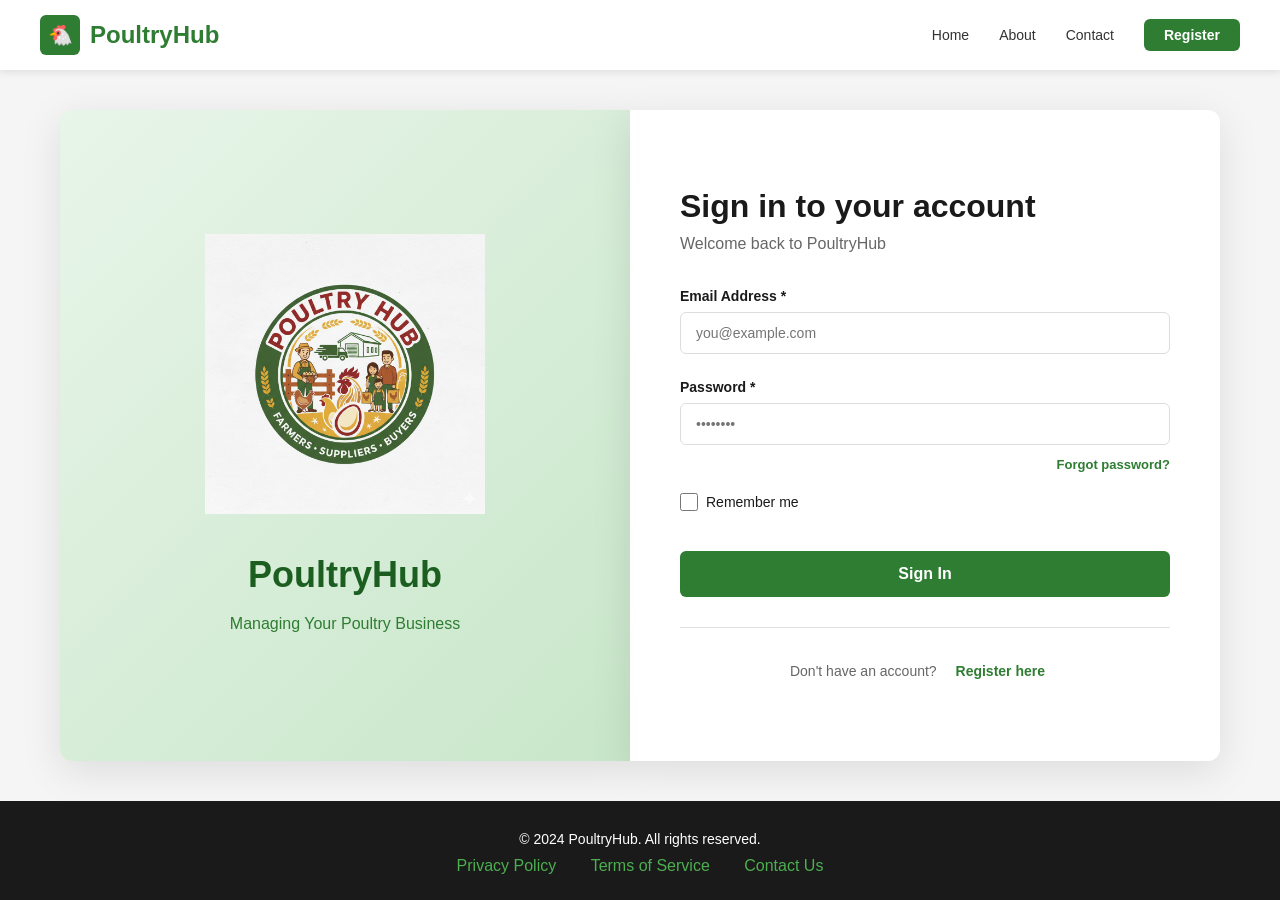
<file: frontend/main/farmer_dashboard/product-view.html>
<!DOCTYPE html>
<html lang="en">

<head>
    <meta charset="UTF-8">
    <meta name="viewport" content="width=device-width, initial-scale=1.0">
    <title>FarmDirect PMS — Product View</title>
    <link
        href="https://fonts.googleapis.com/css2?family=Plus+Jakarta+Sans:wght@300;400;500;600;700;800&family=DM+Serif+Display&display=swap"
        rel="stylesheet">
    <link rel="stylesheet" href="farmer.css">
</head>

<body>

    <!-- Overlay -->
    <div class="overlay" id="overlay" onclick="closeSidebar()"></div>

    <!-- ════════ SIDEBAR ════════ -->
    <aside class="sidebar" id="sidebar">
        <div class="sb-head">
            <div class="sb-logo">🐓</div>
            <div class="sb-brand">
                <div class="sb-brand-name">FarmDirect</div>
                <div class="sb-brand-tag">PMS v2.0</div>
            </div>
        </div>
        <nav class="sb-nav">
            <div class="nav-grp">Main</div>
            <div class="nav-item" onclick="goToMarketplace()">
                <svg viewBox="0 0 24 24" fill="none" stroke="currentColor" stroke-width="2">
                    <path d="m2 7 4.41-4.41A2 2 0 0 1 7.83 2h8.34a2 2 0 0 1 1.42.59L22 7" />
                    <path d="M4 12v8a2 2 0 0 0 2 2h12a2 2 0 0 0 2-2v-8" />
                    <path d="M15 22v-4a2 2 0 0 0-2-2h-2a2 2 0 0 0-2 2v4" />
                    <path d="M2 7h20" />
                </svg>
                <span>Back to Marketplace</span>
            </div>
        </nav>
        <div class="sb-foot">
            <div class="f-avatar">JM</div>
            <div class="f-info">
                <div class="f-name">John Mwangi</div>
                <div class="f-role">Farm Manager · Kiambu</div>
            </div>
        </div>
    </aside>

    <!-- ════════ MAIN ════════ -->
    <div class="main">

        <!-- TOPBAR -->
        <header class="topbar">
            <button class="menu-btn" id="menuBtn" onclick="toggleSidebar()" title="Toggle navigation menu"
                aria-label="Toggle navigation menu">
                <svg width="18" height="18" viewBox="0 0 24 24" fill="none" stroke="currentColor" stroke-width="2.5">
                    <line x1="3" y1="6" x2="21" y2="6" />
                    <line x1="3" y1="12" x2="21" y2="12" />
                    <line x1="3" y1="18" x2="21" y2="18" />
                </svg>
            </button>
            <div class="breadcrumb">
                <span>FarmDirect</span>
                <svg viewBox="0 0 24 24" fill="none" stroke="currentColor" stroke-width="2">
                    <path d="m9 18 6-6-6-6" />
                </svg>
                <span class="cur">Product Details</span>
            </div>
            <div class="tb-search">
                <svg viewBox="0 0 24 24" fill="none" stroke="currentColor" stroke-width="2">
                    <circle cx="11" cy="11" r="8" />
                    <path d="m21 21-4.35-4.35" />
                </svg>
                <input type="text" placeholder="Search birds, orders, supplies…">
            </div>
            <div class="tb-actions">
                <button class="tb-btn" onclick="showToast('💬 No new messages')" title="Messages"
                    aria-label="View messages">
                    <svg viewBox="0 0 24 24" fill="none" stroke="currentColor" stroke-width="2">
                        <path d="M21 15a2 2 0 0 1-2 2H7l-4 4V5a2 2 0 0 1 2-2h14a2 2 0 0 1 2 2z" />
                    </svg>
                </button>
            </div>
            <button class="tb-profile" onclick="goToMarketplace()" title="Back to marketplace"
                aria-label="Back to marketplace">
                <svg viewBox="0 0 24 24" fill="none" stroke="currentColor" stroke-width="2">
                    <path d="M15 19l-7-7 7-7" />
                </svg>
            </button>
        </header>

        <div class="content">

            <!-- PRODUCT VIEW -->
            <div id="productViewContainer">
                <div style="display: grid; place-items: center; min-height: 60vh; color: var(--text2);">
                    <div>
                        <svg viewBox="0 0 24 24" fill="none" stroke="currentColor" stroke-width="2"
                            style="width: 48px; height: 48px; margin: 0 auto 20px; opacity: 0.5;">
                            <circle cx="11" cy="11" r="8" />
                            <path d="m21 21-4.35-4.35" />
                        </svg>
                        <p style="text-align: center;">Loading product details...</p>
                    </div>
                </div>
            </div>

        </div><!-- /content -->
    </div><!-- /main -->

    <!-- Order Product Modal -->
    <div class="modal-bd" id="modal-order" onclick="closeModalOnBack(event,'modal-order')">
        <div class="modal-box">
            <div class="modal-head">
                <div class="modal-title">Place Order</div>
                <button class="modal-close" onclick="closeModal('modal-order')" title="Close dialog"
                    aria-label="Close dialog">✕</button>
            </div>
            <div class="modal-body">
                <div class="form-grp">
                    <label class="form-label">Product</label>
                    <div id="orderProductName"
                        style="padding: 10px; background: var(--surface2); border-radius: 6px; color: var(--text-muted);">
                        Loading...</div>
                </div>
                <div class="form-grp">
                    <label class="form-label">Price per Unit</label>
                    <div id="orderProductPrice"
                        style="padding: 10px; background: var(--surface2); border-radius: 6px; color: var(--text-muted);">
                        KES 0</div>
                </div>
                <div class="form-grp">
                    <label class="form-label">Available Stock</label>
                    <div id="orderProductStock"
                        style="padding: 10px; background: var(--surface2); border-radius: 6px; color: var(--text-muted);">
                        0 units</div>
                </div>
                <div class="form-grp">
                    <label class="form-label">Quantity to Order</label>
                    <input type="number" id="orderQuantity" class="form-input" placeholder="Enter quantity" min="1"
                        value="1">
                </div>
                <div class="form-grp">
                    <label class="form-label">Notes (Optional)</label>
                    <textarea id="orderNotes" class="form-input" placeholder="Any special instructions..."
                        style="resize: vertical; min-height: 80px;"></textarea>
                </div>
                <div class="form-grp"
                    style="display: flex; justify-content: space-between; align-items: center; background: var(--surface2); padding: 15px; border-radius: 6px; margin-top: 15px;">
                    <span style="font-size: 14px; color: var(--text-muted);">Total Price:</span>
                    <span id="orderTotalPrice" style="font-size: 18px; font-weight: 600; color: var(--accent);">KES
                        0</span>
                </div>
            </div>
            <div class="modal-foot">
                <button class="btn btn-secondary" onclick="closeModal('modal-order')">Cancel</button>
                <button class="btn btn-primary" onclick="submitProductOrder()">Place Order</button>
            </div>
        </div>
    </div>

    <!-- Toast container -->
    <div class="toast-wrap" id="toastWrap"></div>

    <script src="../../api-client.js"></script>
    <script>
        (function guardProductView() {
            const accessToken = localStorage.getItem('accessToken');
            const role = localStorage.getItem('userRole');

            if (!accessToken || !role || isTokenExpired(accessToken)) {
                clearAuthAndRedirectToLogin();
                return;
            }

            if (role !== 'farmer') {
                redirectToRoleDashboard(role);
            }
        })();

        function isTokenExpired(token) {
            try {
                const base64Url = token.split('.')[1];
                const base64 = base64Url.replace(/-/g, '+').replace(/_/g, '/');
                const padded = base64 + '='.repeat((4 - (base64.length % 4)) % 4);
                const payload = JSON.parse(atob(padded));
                if (!payload.exp) {
                    return true;
                }
                return Date.now() >= payload.exp * 1000;
            } catch {
                return true;
            }
        }

        function clearAuthAndRedirectToLogin() {
            localStorage.removeItem('accessToken');
            localStorage.removeItem('refreshToken');
            localStorage.removeItem('user');
            localStorage.removeItem('userRole');
            window.location.href = '../../auth/login/login.html';
        }

        function redirectToRoleDashboard(role) {
            if (role === 'supplier') {
                window.location.href = '../supplier-dashboard/supplier.html';
                return;
            }

            if (role === 'buyer') {
                window.location.href = '../buyer_dashboard/buyer.html';
                return;
            }

            clearAuthAndRedirectToLogin();
        }

        function goToMarketplace() {
            window.location.href = 'farmer.html?page=market';
        }

        let currentProduct = null;
        let currentOrderProductId = null;
        let currentOrderProductPrice = 0;
        let currentOrderProductStock = 0;

        async function loadProductDetails() {
            const container = document.getElementById('productViewContainer');
            const urlParams = new URLSearchParams(window.location.search);
            const productId = urlParams.get('id');

            if (!productId) {
                container.innerHTML = '<div style="grid-column: 1/-1; padding: 40px 20px; text-align: center; color: var(--color-error);">Product ID not found in URL</div>';
                return;
            }

            try {
                // Fetch all products and find the one with matching ID
                const products = await api.buyer.getAllProducts();
                currentProduct = products.find(p => p.id == productId);

                if (!currentProduct) {
                    container.innerHTML = '<div style="grid-column: 1/-1; padding: 40px 20px; text-align: center; color: var(--color-error);">Product not found</div>';
                    return;
                }

                renderProductDetails();
            } catch (error) {
                container.innerHTML = `<div style="grid-column: 1/-1; padding: 40px 20px; text-align: center; color: var(--color-error);">Failed to load product: ${error.message}</div>`;
            }
        }

        function renderProductDetails() {
            const container = document.getElementById('productViewContainer');

            const categoryMap = {
                'feed': '🌾',
                'medicines': '💊',
                'equipment': '🔧',
                'vaccines': '💉',
                'chicks': '🐣',
                'eggs': '🥚',
                'broilers': '🐔',
                'other': '📦'
            };

            const icon = categoryMap[currentProduct.category?.toLowerCase()] || '📦';
            const isAvailable = currentProduct.stock_quantity > 0;
            const categoryDisplay = currentProduct.category.charAt(0).toUpperCase() + currentProduct.category.slice(1);

            container.innerHTML = `
                <div class="product-view">
                    <button class="btn-back" onclick="goToMarketplace()">
                        <svg viewBox="0 0 24 24" fill="none" stroke="currentColor" stroke-width="2">
                            <path d="M15 19l-7-7 7-7" />
                        </svg>
                        Back to Marketplace
                    </button>

                    <div class="product-hero">
                        <div class="product-image-section">
                            <div class="product-image" style="background: var(--g50); display: flex; align-items: center; justify-content: center; font-size: 120px; overflow: hidden;">
                                ${currentProduct.product_image && currentProduct.product_image.trim() &&
                    (currentProduct.product_image.startsWith('http') || currentProduct.product_image.startsWith('/') || currentProduct.product_image.startsWith('data:'))
                    ? `<img src="${currentProduct.product_image}" alt="${currentProduct.name}" style="width: 100%; height: 100%; object-fit: cover;">`
                    : `<svg viewBox="0 0 200 200" style="width: 80%; height: 80%; color: var(--text2);" fill="currentColor">
                                            <rect x="10" y="10" width="180" height="180" fill="var(--g100)" stroke="var(--g300)" stroke-width="2"/>
                                            <circle cx="60" cy="60" r="20" fill="var(--g300)"/>
                                            <path d="M 10 190 L 80 120 L 140 170 L 190 90 L 190 190 Z" fill="var(--g300)"></path>
                                        </svg>`
                }
                            </div>
                        </div>

                        <div class="product-info-section">
                            <div class="product-category">${categoryDisplay}</div>
                            <h1 class="product-title">${currentProduct.name}</h1>
                            <div class="product-supplier">
                                <span class="supplier-badge">📦 ${currentProduct.supplier_name}</span>
                            </div>

                            <div class="product-pricing">
                                <div class="price-main">KES ${Number(currentProduct.unit_price).toLocaleString()}</div>
                                <div class="price-unit">per ${currentProduct.unit_of_measure}</div>
                            </div>

                            <div class="product-stock">
                                <div class="stock-label">Available Stock</div>
                                <div class="stock-value ${isAvailable ? 'in-stock' : 'out-of-stock'}">
                                    ${currentProduct.stock_quantity} ${currentProduct.unit_of_measure}${currentProduct.stock_quantity !== 1 ? 's' : ''}
                                </div>
                                <div class="stock-status">
                                    ${isAvailable ? '✓ In Stock' : '✗ Out of Stock'}
                                </div>
                            </div>

                            <div class="product-actions">
                                <button class="btn btn-primary btn-large" 
                                    ${!isAvailable ? 'disabled' : ''} 
                                    onclick="openOrderModal(${currentProduct.id}, '${currentProduct.name.replace(/'/g, "\\'")}', ${currentProduct.unit_price}, ${currentProduct.stock_quantity})">
                                    ${isAvailable ? 'Place Order Now' : 'Out of Stock'}
                                </button>
                            </div>
                        </div>
                    </div>

                    ${currentProduct.description ? `
                        <div class="product-section">
                            <h2 class="section-title">Product Description</h2>
                            <div class="product-description">
                                ${currentProduct.description}
                            </div>
                        </div>
                    ` : ''}

                    <div class="product-section">
                        <h2 class="section-title">Product Details</h2>
                        <div class="product-details-grid">
                            <div class="detail-item">
                                <div class="detail-label">Category</div>
                                <div class="detail-value">${categoryDisplay}</div>
                            </div>
                            <div class="detail-item">
                                <div class="detail-label">Unit of Measure</div>
                                <div class="detail-value">${currentProduct.unit_of_measure}</div>
                            </div>
                            <div class="detail-item">
                                <div class="detail-label">Price per Unit</div>
                                <div class="detail-value">KES ${Number(currentProduct.unit_price).toLocaleString()}</div>
                            </div>
                            <div class="detail-item">
                                <div class="detail-label">Available Quantity</div>
                                <div class="detail-value">${currentProduct.stock_quantity} units</div>
                            </div>
                        </div>
                    </div>

                    <div class="product-section">
                        <h2 class="section-title">Supplier Information</h2>
                        <div class="supplier-info">
                            <div class="supplier-name">${currentProduct.supplier_name}</div>
                        </div>
                    </div>
                </div>
            `;
        }

        function openOrderModal(productId, productName, pricePerUnit, stockQuantity) {
            currentOrderProductId = productId;
            currentOrderProductPrice = pricePerUnit;
            currentOrderProductStock = stockQuantity;

            document.getElementById('orderProductName').textContent = productName;
            document.getElementById('orderProductPrice').textContent = `KES ${Number(pricePerUnit).toLocaleString()}`;
            document.getElementById('orderProductStock').textContent = `${stockQuantity} ${currentProduct.unit_of_measure}`;
            document.getElementById('orderQuantity').value = '1';
            document.getElementById('orderQuantity').max = stockQuantity;
            document.getElementById('orderNotes').value = '';

            updateOrderTotalPrice();
            openModal('modal-order');
        }

        function updateOrderTotalPrice() {
            const quantity = Number(document.getElementById('orderQuantity')?.value || 1);
            const total = quantity * currentOrderProductPrice;
            document.getElementById('orderTotalPrice').textContent = `KES ${Number(total).toLocaleString()}`;
        }

        document.getElementById('orderQuantity')?.addEventListener('input', updateOrderTotalPrice);

        async function submitProductOrder() {
            const quantity = Number(document.getElementById('orderQuantity')?.value || 1);
            const notes = document.getElementById('orderNotes')?.value?.trim() || '';

            if (!quantity || quantity <= 0 || quantity > currentOrderProductStock) {
                showToast('Please enter a valid quantity.');
                return;
            }

            try {
                await api.buyer.createOrder({
                    items: [
                        {
                            product_id: currentOrderProductId,
                            quantity: quantity,
                        }
                    ],
                    note: notes || null,
                });

                showToast('Order placed successfully! 🎉');
                closeModal('modal-order');
                setTimeout(() => {
                    goToMarketplace();
                }, 1500);
            } catch (error) {
                showToast(`Failed to place order: ${error.message}`);
            }
        }

        /* ── MODAL ── */
        function openModal(id) { document.getElementById(id).classList.add('open'); }
        function closeModal(id) { document.getElementById(id).classList.remove('open'); }
        function closeModalOnBack(e, id) { if (e.target === e.currentTarget) closeModal(id); }

        /* ── SIDEBAR ── */
        function toggleSidebar() {
            const sb = document.getElementById('sidebar');
            const ov = document.getElementById('overlay');
            sb.classList.toggle('open');
            ov.classList.toggle('show');
        }
        function closeSidebar() {
            document.getElementById('sidebar').classList.remove('open');
            document.getElementById('overlay').classList.remove('show');
        }

        /* ── TOAST ── */
        function showToast(msg) {
            const wrap = document.getElementById('toastWrap');
            const t = document.createElement('div');
            t.className = 'toast';
            t.textContent = msg;
            wrap.appendChild(t);
            setTimeout(() => {
                t.style.opacity = '0';
                t.style.transition = 'opacity .3s';
                setTimeout(() => t.remove(), 300);
            }, 2800);
        }

        /* ── KEYBOARD ── */
        document.addEventListener('keydown', e => {
            if (e.key === 'Escape') {
                document.querySelectorAll('.modal-bd.open').forEach(m => m.classList.remove('open'));
                closeSidebar();
            }
        });

        // Load product on page load
        loadProductDetails();
    </script>
</body>

</html>
</file>
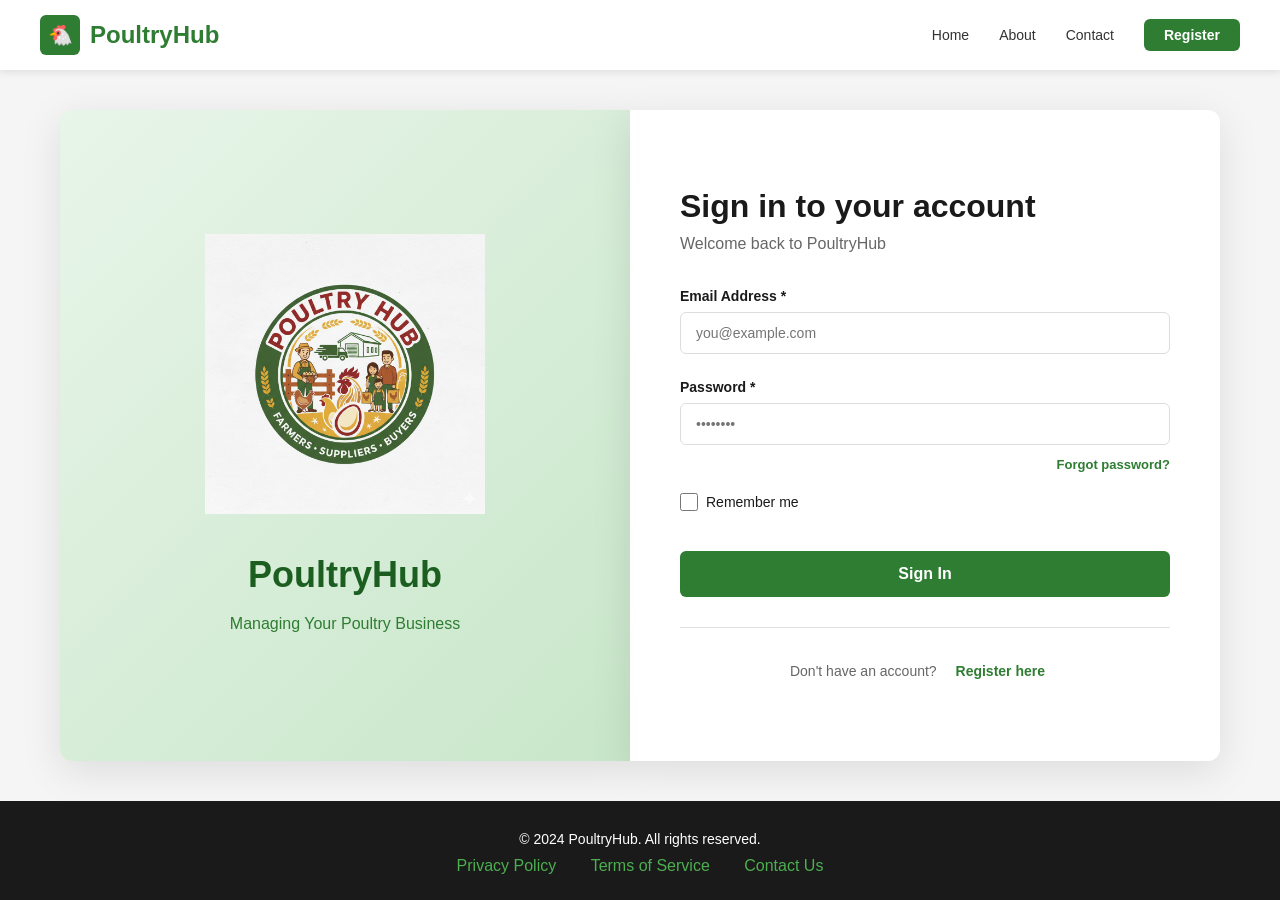
<file: frontend/main/supplier-dashboard/invite-farm.html>
<!DOCTYPE html>
<html lang="en">

<head>
    <meta charset="UTF-8">
    <meta name="viewport" content="width=device-width, initial-scale=1.0">
    <title>Invite Farm — PoultryHub Supplier</title>
    <link
        href="https://fonts.googleapis.com/css2?family=DM+Serif+Display:ital@0;1&family=DM+Mono:wght@400;500&family=Epilogue:wght@300;400;500;600&display=swap"
        rel="stylesheet">
    <link rel="stylesheet" href="supplier.css">
</head>

<body>
    <div class="invite-page-container">
        <div class="invite-card-container">
            <a href="supplier.html" class="back-link">← Back to Supplier Dashboard</a>

            <div class="invite-header">
                <div class="invite-header-icon">📩</div>
                <h1>Invite Farm</h1>
                <p>Invite poultry farmers to your supplier network and grow your business</p>
            </div>

            <form id="inviteForm" novalidate>
                <div class="form-group">
                    <label class="form-label" for="farmName">Farm Name *</label>
                    <input type="text" id="farmName" class="form-input" placeholder="e.g., SunRise Farm" required
                        minlength="1">
                    <div class="help-text">Legal name of the farm or business</div>
                </div>

                <div class="form-group">
                    <label class="form-label" for="farmerName">Farmer Name *</label>
                    <input type="text" id="farmerName" class="form-input" placeholder="e.g., Amara Osei" required
                        minlength="1">
                    <div class="help-text">Primary contact person</div>
                </div>

                <div class="form-group">
                    <label class="form-label" for="farmerEmail">Email Address *</label>
                    <input type="email" id="farmerEmail" class="form-input" placeholder="farmer@example.com" required>
                    <div class="help-text">Where the invitation will be sent</div>
                </div>

                <div class="form-group">
                    <label class="form-label" for="farmerPhone">Phone Number</label>
                    <input type="tel" id="farmerPhone" class="form-input" placeholder="+1 (555) 123-4567">
                    <div class="help-text">Optional contact number</div>
                </div>

                <div class="form-group">
                    <label class="form-label" for="farmLocation">Farm Location</label>
                    <input type="text" id="farmLocation" class="form-input" placeholder="e.g., Kumasi, Ghana">
                    <div class="help-text">City or region where the farm operates</div>
                </div>

                <div class="form-group">
                    <label class="form-label" for="farmType">Farm Type</label>
                    <select id="farmType" class="form-select">
                        <option value="layer">Layer Farm</option>
                        <option value="broiler">Broiler Farm</option>
                        <option value="mixed">Mixed Poultry</option>
                        <option value="other">Other</option>
                    </select>
                </div>

                <div class="form-group">
                    <label class="form-label" for="message">Message</label>
                    <textarea id="message" class="form-textarea"
                        placeholder="Write a personal message to include in the invitation (optional)"></textarea>
                    <div class="help-text">This will be included in the invitation email</div>
                </div>

                <div id="messageContainer" class="message-container">
                    <div id="messageBox" class="message-box"></div>
                </div>

                <div class="form-actions">
                    <button type="submit" class="btn-invite">Send Invitation</button>
                    <button type="button" class="btn-cancel" onclick="window.history.back()">Cancel</button>
                </div>
            </form>
        </div>
    </div>

    <script src="../../api-client.js"></script>
    <script>
        (function guardInvitePage() {
            const accessToken = localStorage.getItem('accessToken');
            const role = localStorage.getItem('userRole');

            if (!accessToken || !role || isTokenExpired(accessToken)) {
                clearAuthAndRedirectToLogin();
                return;
            }

            if (role !== 'supplier') {
                redirectToRoleDashboard(role);
            }
        })();

        function isTokenExpired(token) {
            try {
                const base64Url = token.split('.')[1];
                const base64 = base64Url.replace(/-/g, '+').replace(/_/g, '/');
                const padded = base64 + '='.repeat((4 - (base64.length % 4)) % 4);
                const payload = JSON.parse(atob(padded));
                if (!payload.exp) {
                    return true;
                }
                return Date.now() >= payload.exp * 1000;
            } catch {
                return true;
            }
        }

        function clearAuthAndRedirectToLogin() {
            localStorage.removeItem('accessToken');
            localStorage.removeItem('refreshToken');
            localStorage.removeItem('user');
            localStorage.removeItem('userRole');
            window.location.href = '../../auth/login/login.html';
        }

        function redirectToRoleDashboard(role) {
            if (role === 'farmer') {
                window.location.href = '../farmer_dashboard/farmer.html';
                return;
            }

            if (role === 'buyer') {
                window.location.href = '../buyer_dashboard/buyer.html';
                return;
            }

            clearAuthAndRedirectToLogin();
        }

        const form = document.getElementById('inviteForm');

        // Load supplier profile to pre-fill default values
        async function loadSupplierInfoAndPreFill() {
            try {
                const user = JSON.parse(localStorage.getItem('user')) || {};
                // Supplier name can be used as a reference context
                // but farm fields should remain empty for user to fill in
            } catch (error) {
                console.error('Error loading supplier info:', error);
            }
        }

        // Load supplier info on page load
        document.addEventListener('DOMContentLoaded', loadSupplierInfoAndPreFill);

        form.addEventListener('submit', async (e) => {
            e.preventDefault();

            try {
                // Collect form values
                const farmName = document.getElementById('farmName').value;
                const farmerName = document.getElementById('farmerName').value;
                const farmerEmail = document.getElementById('farmerEmail').value;
                const farmerPhone = document.getElementById('farmerPhone').value;
                const farmLocation = document.getElementById('farmLocation').value;
                const farmType = document.getElementById('farmType').value;
                const message = document.getElementById('message').value;

                // Trim values
                const trimmedFarmName = farmName.trim();
                const trimmedFarmerName = farmerName.trim();
                const trimmedFarmerEmail = farmerEmail.trim();
                const trimmedFarmerPhone = farmerPhone.trim();
                const trimmedFarmLocation = farmLocation.trim();
                const trimmedMessage = message.trim();

                // Validate required fields
                if (!trimmedFarmName) {
                    showMessage('Farm Name is required', 'error');
                    return;
                }
                if (!trimmedFarmerName) {
                    showMessage('Farmer Name is required', 'error');
                    return;
                }
                if (!trimmedFarmerEmail) {
                    showMessage('Email Address is required', 'error');
                    return;
                }

                // Validate email format
                const emailRegex = /^[a-zA-Z0-9._%+-]+@[a-zA-Z0-9.-]+\.[a-zA-Z]{2,}$/;
                if (!emailRegex.test(trimmedFarmerEmail)) {
                    showMessage('Invalid email address format', 'error');
                    return;
                }

                // Build payload with exact field names
                const payload = {
                    farmName: trimmedFarmName,
                    farmerName: trimmedFarmerName,
                    farmerEmail: trimmedFarmerEmail,
                    farmerPhone: trimmedFarmerPhone || null,
                    farmLocation: trimmedFarmLocation || null,
                    farmType: farmType || null,
                    message: trimmedMessage || null
                };

                // Disable button
                const submitBtn = form.querySelector('.btn-invite');
                submitBtn.disabled = true;
                submitBtn.textContent = 'Sending...';

                // Send request
                await api.supplier.inviteFarm(payload);

                showMessage('✅ Invitation sent successfully!', 'success');
                form.reset();

                setTimeout(() => {
                    window.location.href = 'supplier.html?tab=clients';
                }, 2000);

            } catch (error) {
                showMessage(`Error: ${error.message}`, 'error');
                const submitBtn = form.querySelector('.btn-invite');
                submitBtn.disabled = false;
                submitBtn.textContent = 'Send Invitation';
            }
        });

        function showMessage(text, type) {
            const messageBox = document.getElementById('messageBox');
            const messageContainer = document.getElementById('messageContainer');

            messageBox.textContent = text;
            messageBox.className = `message-box show ${type}`;
            messageContainer.scrollIntoView({ behavior: 'smooth', block: 'nearest' });
        }
    </script>
</body>

</html>
</file>
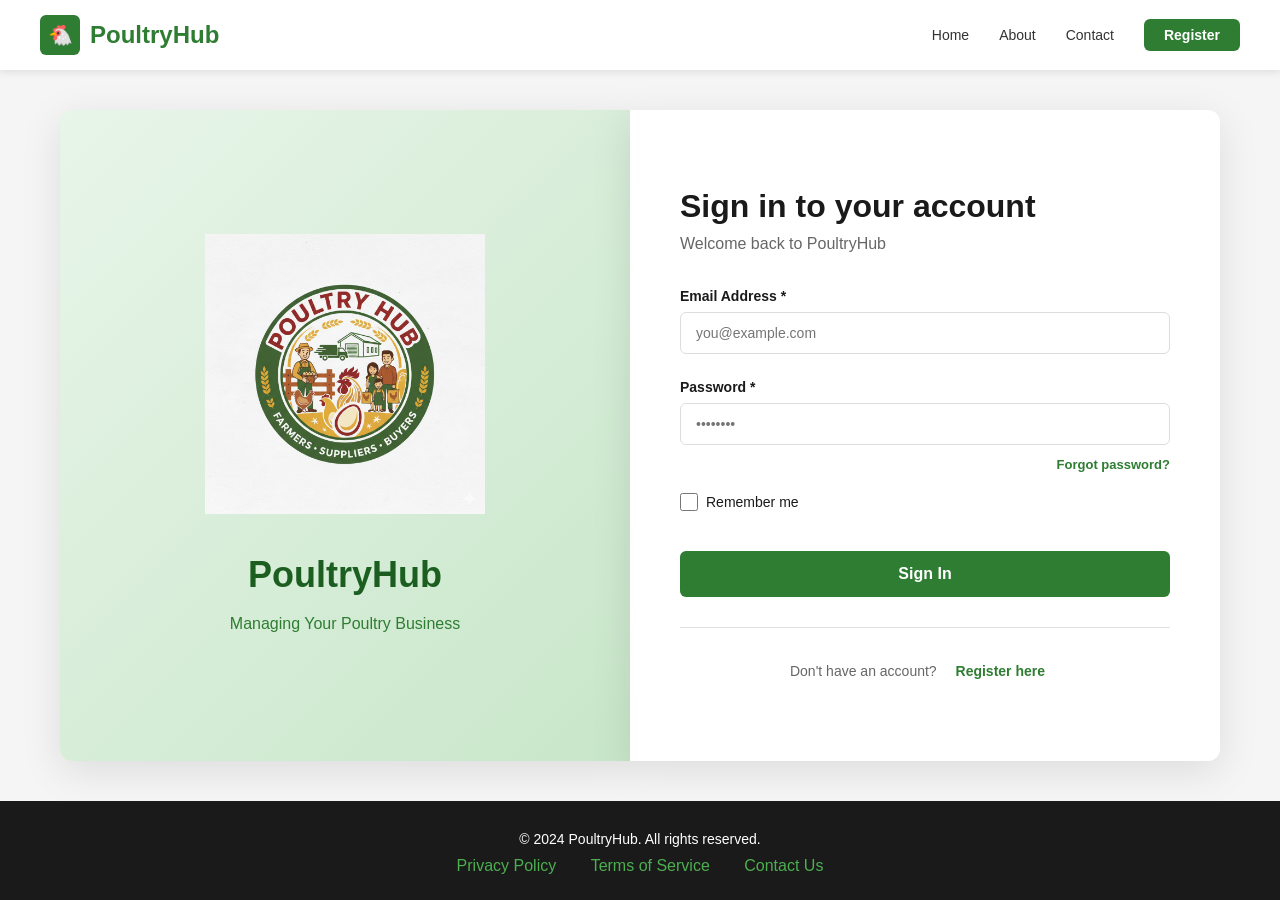
<file: frontend/main/supplier-dashboard/product-view.html>
<!DOCTYPE html>
<html lang="en">

<head>
    <meta charset="UTF-8">
    <meta name="viewport" content="width=device-width, initial-scale=1.0">
    <title>Product Details — PoultryHub Supplier</title>
    <link
        href="https://fonts.googleapis.com/css2?family=DM+Serif+Display:ital@0;1&family=DM+Mono:wght@400;500&family=Epilogue:wght@300;400;500;600&display=swap"
        rel="stylesheet">
    <link rel="stylesheet" href="supplier.css">
</head>

<body>

    <!-- ── SIDEBAR ── -->
    <aside>
        <div class="logo">
            <div class="logo-mark">🐔 PoultryPro</div>
            <div class="logo-sub">Supplier Portal</div>
        </div>

        <nav>
            <div class="nav-group-label">Catalog</div>
            <div class="nav-item" onclick="goToCatalog()">
                <svg class="nav-icon" viewBox="0 0 24 24" fill="none" stroke="currentColor" stroke-width="1.8">
                    <rect x="3" y="3" width="7" height="7" rx="1" />
                    <rect x="14" y="3" width="7" height="7" rx="1" />
                    <rect x="3" y="14" width="7" height="7" rx="1" />
                    <rect x="14" y="14" width="7" height="7" rx="1" />
                </svg>
                Manage Catalog
            </div>

            <div class="nav-group-label">Operations</div>
            <div class="nav-item" onclick="goToCatalog()">
                <svg class="nav-icon" viewBox="0 0 24 24" fill="none" stroke="currentColor" stroke-width="1.8">
                    <path d="M9 5H7a2 2 0 00-2 2v12a2 2 0 002 2h10a2 2 0 002-2V7a2 2 0 00-2-2h-2" />
                    <path d="M9 5a2 2 0 012-2h2a2 2 0 012 2" />
                    <polyline points="9 12 11 14 15 10" />
                </svg>
                Manage Orders
                <span class="badge" id="ordersBadge">0</span>
            </div>
            <div class="nav-item" onclick="goToCatalog()">
                <svg class="nav-icon" viewBox="0 0 24 24" fill="none" stroke="currentColor" stroke-width="1.8">
                    <path d="M3 9l9-7 9 7v11a2 2 0 01-2 2H5a2 2 0 01-2-2z" />
                    <polyline points="9 22 9 12 15 12 15 22" />
                </svg>
                Inventory Tracking
            </div>
        </nav>

        <div class="sidebar-footer">
            <div class="supplier-card">
                <div class="avatar" id="userAvatar">?</div>
                <div>
                    <div class="supplier-name" id="userFullName">Loading...</div>
                    <div class="supplier-role">Verified Poultry Supplier</div>
                </div>
            </div>
        </div>
    </aside>

    <!-- ── MAIN ── -->
    <main>
        <header>
            <div>
                <div class="page-title" id="pageTitle">Product Details</div>
                <div class="page-subtitle">View and manage your product information</div>
            </div>
            <div class="header-actions">
                <button class="btn btn-ghost" onclick="goToCatalog()">← Back to Catalog</button>
            </div>
        </header>

        <div class="content">
            <div class="product-view-container">
                <a class="back-link" onclick="goToCatalog()">← Back to Catalog</a>

                <div id="successMessage" class="message success"></div>
                <div id="errorMessage" class="message error"></div>

                <!-- View Mode -->
                <div class="view-mode" id="viewMode">
                    <div class="product-header">
                        <div class="product-image-section">
                            <div class="product-image" id="productImageDisplay">📦</div>
                            <button class="change-image-btn"
                                onclick="document.getElementById('imageUploadInput').click()">Change Image</button>
                            <input type="file" id="imageUploadInput" accept="image/*" style="display: none;"
                                onchange="handleImageUpload(event)">
                        </div>

                        <div class="product-details-section">
                            <div class="product-header-info">
                                <div class="product-title" id="productName">Loading...</div>
                                <div class="product-meta">
                                    <div class="product-meta-item">
                                        <span class="product-meta-label">Category:</span> <span
                                            id="productCategory">-</span>
                                    </div>
                                    <div class="product-meta-item">
                                        <span class="product-meta-label">Unit:</span> <span id="productUnit">-</span>
                                    </div>
                                </div>
                                <div class="product-meta" style="margin-top: 15px;">
                                    <div class="product-meta-item">
                                        <span class="product-meta-label">Price:</span> <span
                                            id="productPrice">$0.00</span>
                                    </div>
                                    <div class="product-meta-item">
                                        <span class="product-meta-label">Stock:</span> <span id="productStock">0</span>
                                        units
                                    </div>
                                    <div class="product-meta-item">
                                        <span class="stock-badge" id="stockBadge">In Stock</span>
                                    </div>
                                </div>
                            </div>

                            <div class="product-actions">
                                <button class="btn btn-primary" onclick="toggleEditMode()">✏️ Edit Product</button>
                                <button class="btn btn-danger" onclick="deleteProduct()" style="flex: 1;">🗑️ Delete
                                    Product</button>
                            </div>

                            <div class="form-field">
                                <label>Description</label>
                                <p id="productDescription"
                                    style="padding: 10px 12px; background: var(--bg); border-radius: 6px; border: 1px solid var(--border); color: var(--text);">
                                    No description provided</p>
                            </div>
                        </div>
                    </div>
                </div>

                <!-- Edit Mode -->
                <div class="edit-mode" id="editMode">
                    <div class="product-header-info">
                        <h2 style="margin-bottom: 20px;">Edit Product</h2>
                    </div>

                    <form id="editProductForm" class="form-section">
                        <div class="two-column">
                            <div class="form-field">
                                <label for="editName">Product Name *</label>
                                <input type="text" id="editName" required>
                            </div>
                            <div class="form-field">
                                <label for="editCategory">Category *</label>
                                <select id="editCategory" required>
                                    <option value="feed">Feed</option>
                                    <option value="vaccine">Vaccine</option>
                                    <option value="equipment">Equipment</option>
                                    <option value="chicks">Chicks</option>
                                    <option value="eggs">Eggs</option>
                                    <option value="broilers">Broilers</option>
                                    <option value="other">Other</option>
                                </select>
                            </div>
                        </div>

                        <div class="two-column">
                            <div class="form-field">
                                <label for="editPrice">Price per Unit *</label>
                                <input type="number" id="editPrice" step="0.01" min="0" required>
                            </div>
                            <div class="form-field">
                                <label for="editUnit">Unit of Measure *</label>
                                <input type="text" id="editUnit" required>
                            </div>
                        </div>

                        <div class="form-field">
                            <label for="editStock">Stock Quantity *</label>
                            <input type="number" id="editStock" min="0" required>
                        </div>

                        <div class="form-field">
                            <label for="editDescription">Description (Optional)</label>
                            <textarea id="editDescription"></textarea>
                        </div>

                        <div class="form-actions">
                            <button type="button" class="btn btn-ghost" onclick="toggleEditMode()">Cancel</button>
                            <button type="submit" class="btn btn-primary" style="flex: 1;">Save Changes</button>
                        </div>
                    </form>
                </div>
            </div>
        </div>
    </main>

    <script src="../../api-client.js"></script>
    <script>
        let currentProductId = null;
        let currentProduct = null;

        // Load user data on page initialization
        function loadUserData() {
            try {
                const user = JSON.parse(localStorage.getItem('user') || '{}');
                const userFullName = document.getElementById('userFullName');
                const userAvatar = document.getElementById('userAvatar');

                if (user.first_name && user.last_name) {
                    userFullName.textContent = `${user.first_name} ${user.last_name}`;
                    // Set avatar to first letter of first name
                    const firstLetter = user.first_name.charAt(0).toUpperCase();
                    userAvatar.textContent = firstLetter;
                } else {
                    userFullName.textContent = 'Supplier';
                    userAvatar.textContent = 'S';
                }
            } catch (error) {
                console.error('Error loading user data:', error);
                document.getElementById('userFullName').textContent = 'Supplier';
                document.getElementById('userAvatar').textContent = 'S';
            }
        }

        // Load order count for badge
        async function loadOrderCount() {
            try {
                const orders = await api.supplier.getOrders();
                const pendingOrders = orders ? orders.filter(o => o.status === 'pending').length : 0;
                const badge = document.getElementById('ordersBadge');
                if (badge) {
                    badge.textContent = pendingOrders;
                }
            } catch (error) {
                console.error('Error loading orders:', error);
                document.getElementById('ordersBadge').textContent = '0';
            }
        }

        // Initialize user data on page load
        document.addEventListener('DOMContentLoaded', () => {
            loadUserData();
            loadOrderCount();
        });

        // Auth guard
        (function guardProductView() {
            const accessToken = localStorage.getItem('accessToken');
            const role = localStorage.getItem('userRole');

            if (!accessToken || !role || isTokenExpired(accessToken)) {
                clearAuthAndRedirectToLogin();
                return;
            }

            if (role !== 'supplier') {
                redirectToRoleDashboard(role);
            }
        })();

        function isTokenExpired(token) {
            try {
                const base64Url = token.split('.')[1];
                const base64 = base64Url.replace(/-/g, '+').replace(/_/g, '/');
                const padded = base64 + '='.repeat((4 - (base64.length % 4)) % 4);
                const payload = JSON.parse(atob(padded));
                if (!payload.exp) {
                    return true;
                }
                return Date.now() >= payload.exp * 1000;
            } catch {
                return true;
            }
        }

        function clearAuthAndRedirectToLogin() {
            localStorage.removeItem('accessToken');
            localStorage.removeItem('refreshToken');
            localStorage.removeItem('user');
            localStorage.removeItem('userRole');
            window.location.href = '../../auth/login/login.html';
        }

        function redirectToRoleDashboard(role) {
            if (role === 'farmer') {
                window.location.href = '../farmer_dashboard/farmer.html';
                return;
            }

            if (role === 'buyer') {
                window.location.href = '../buyer_dashboard/buyer.html';
                return;
            }

            clearAuthAndRedirectToLogin();
        }

        function goToCatalog() {
            window.location.href = 'supplier.html';
        }

        function showMessage(type, message) {
            const successMsg = document.getElementById('successMessage');
            const errorMsg = document.getElementById('errorMessage');

            if (type === 'success') {
                successMsg.textContent = message;
                successMsg.classList.add('show');
                errorMsg.classList.remove('show');
                setTimeout(() => {
                    successMsg.classList.remove('show');
                }, 4000);
            } else {
                errorMsg.textContent = message;
                errorMsg.classList.add('show');
                successMsg.classList.remove('show');
            }
        }

        async function loadProduct() {
            const urlParams = new URLSearchParams(window.location.search);
            currentProductId = urlParams.get('id');

            if (!currentProductId) {
                showMessage('error', 'Product ID not found');
                return;
            }

            try {
                const products = await api.supplier.getProducts();
                currentProduct = products.find(p => p.id == currentProductId);

                if (!currentProduct) {
                    showMessage('error', 'Product not found');
                    return;
                }

                displayProduct();
            } catch (error) {
                showMessage('error', `Failed to load product: ${error.message}`);
            }
        }

        function displayProduct() {
            document.getElementById('productName').textContent = currentProduct.name;
            document.getElementById('productCategory').textContent = currentProduct.category;
            document.getElementById('productUnit').textContent = currentProduct.unit_of_measure;
            document.getElementById('productPrice').textContent = `$${Number(currentProduct.unit_price).toFixed(2)}`;
            document.getElementById('productStock').textContent = currentProduct.stock_quantity;
            document.getElementById('productDescription').textContent = currentProduct.description || 'No description provided';

            // Set image
            if (currentProduct.product_image) {
                document.getElementById('productImageDisplay').style.backgroundImage = `url('${currentProduct.product_image}')`;
                document.getElementById('productImageDisplay').style.backgroundSize = 'cover';
                document.getElementById('productImageDisplay').style.backgroundPosition = 'center';
                document.getElementById('productImageDisplay').textContent = '';
            }

            // Set stock badge
            const badge = document.getElementById('stockBadge');
            if (currentProduct.stock_quantity > 50) {
                badge.textContent = 'In Stock';
                badge.className = 'stock-badge in-stock';
            } else if (currentProduct.stock_quantity > 10) {
                badge.textContent = 'Limited';
                badge.className = 'stock-badge limited';
            } else {
                badge.textContent = 'Low Stock';
                badge.className = 'stock-badge low-stock';
            }

            // Populate edit form
            document.getElementById('editName').value = currentProduct.name;
            document.getElementById('editCategory').value = currentProduct.category;
            document.getElementById('editPrice').value = currentProduct.unit_price;
            document.getElementById('editUnit').value = currentProduct.unit_of_measure;
            document.getElementById('editStock').value = currentProduct.stock_quantity;
            document.getElementById('editDescription').value = currentProduct.description || '';
        }

        function toggleEditMode() {
            const viewMode = document.getElementById('viewMode');
            const editMode = document.getElementById('editMode');

            viewMode.classList.toggle('hidden');
            editMode.classList.toggle('active');
        }

        async function handleImageUpload(event) {
            const file = event.target.files[0];
            if (!file) {
                return;
            }

            const reader = new FileReader();
            reader.onload = async (e) => {
                const base64Image = e.target.result;

                try {
                    await api.supplier.updateProduct(currentProductId, {
                        product_image: base64Image,
                    });

                    currentProduct.product_image = base64Image;
                    document.getElementById('productImageDisplay').style.backgroundImage = `url('${base64Image}')`;
                    document.getElementById('productImageDisplay').style.backgroundSize = 'cover';
                    document.getElementById('productImageDisplay').style.backgroundPosition = 'center';
                    document.getElementById('productImageDisplay').textContent = '';

                    showMessage('success', '✓ Image updated successfully');
                } catch (error) {
                    showMessage('error', `Failed to update image: ${error.message}`);
                }
            };
            reader.readAsDataURL(file);
        }

        document.getElementById('editProductForm')?.addEventListener('submit', async (e) => {
            e.preventDefault();

            const name = document.getElementById('editName').value.trim();
            const category = document.getElementById('editCategory').value;
            const price = parseFloat(document.getElementById('editPrice').value);
            const unit = document.getElementById('editUnit').value.trim();
            const stock = parseInt(document.getElementById('editStock').value);
            const description = document.getElementById('editDescription').value.trim() || null;

            if (!name || !category || !unit || !Number.isFinite(price) || price <= 0 || !Number.isFinite(stock) || stock < 0) {
                showMessage('error', 'Please fill in all required fields with valid values');
                return;
            }

            try {
                const submitBtn = document.querySelector('#editProductForm button[type="submit"]');
                submitBtn.disabled = true;
                submitBtn.textContent = 'Saving...';

                await api.supplier.updateProduct(currentProductId, {
                    name,
                    category,
                    description,
                    unit_price: price,
                    unit_of_measure: unit,
                    stock_quantity: stock,
                });

                currentProduct = {
                    ...currentProduct,
                    name,
                    category,
                    description,
                    unit_price: price,
                    unit_of_measure: unit,
                    stock_quantity: stock,
                };

                displayProduct();
                toggleEditMode();
                showMessage('success', '✓ Product updated successfully');

                submitBtn.disabled = false;
                submitBtn.textContent = 'Save Changes';
            } catch (error) {
                showMessage('error', `Failed to update product: ${error.message}`);
                const submitBtn = document.querySelector('#editProductForm button[type="submit"]');
                submitBtn.disabled = false;
                submitBtn.textContent = 'Save Changes';
            }
        });

        async function deleteProduct() {
            if (!confirm(`Are you sure you want to delete "${currentProduct.name}"? This action cannot be undone.`)) {
                return;
            }

            try {
                await api.supplier.deleteProduct(currentProductId);
                showMessage('success', '✓ Product deleted successfully. Redirecting...');
                setTimeout(() => {
                    goToCatalog();
                }, 2000);
            } catch (error) {
                showMessage('error', `Failed to delete product: ${error.message}`);
            }
        }

        // Load product on page load
        loadProduct();
    </script>
</body>

</html>
</file>
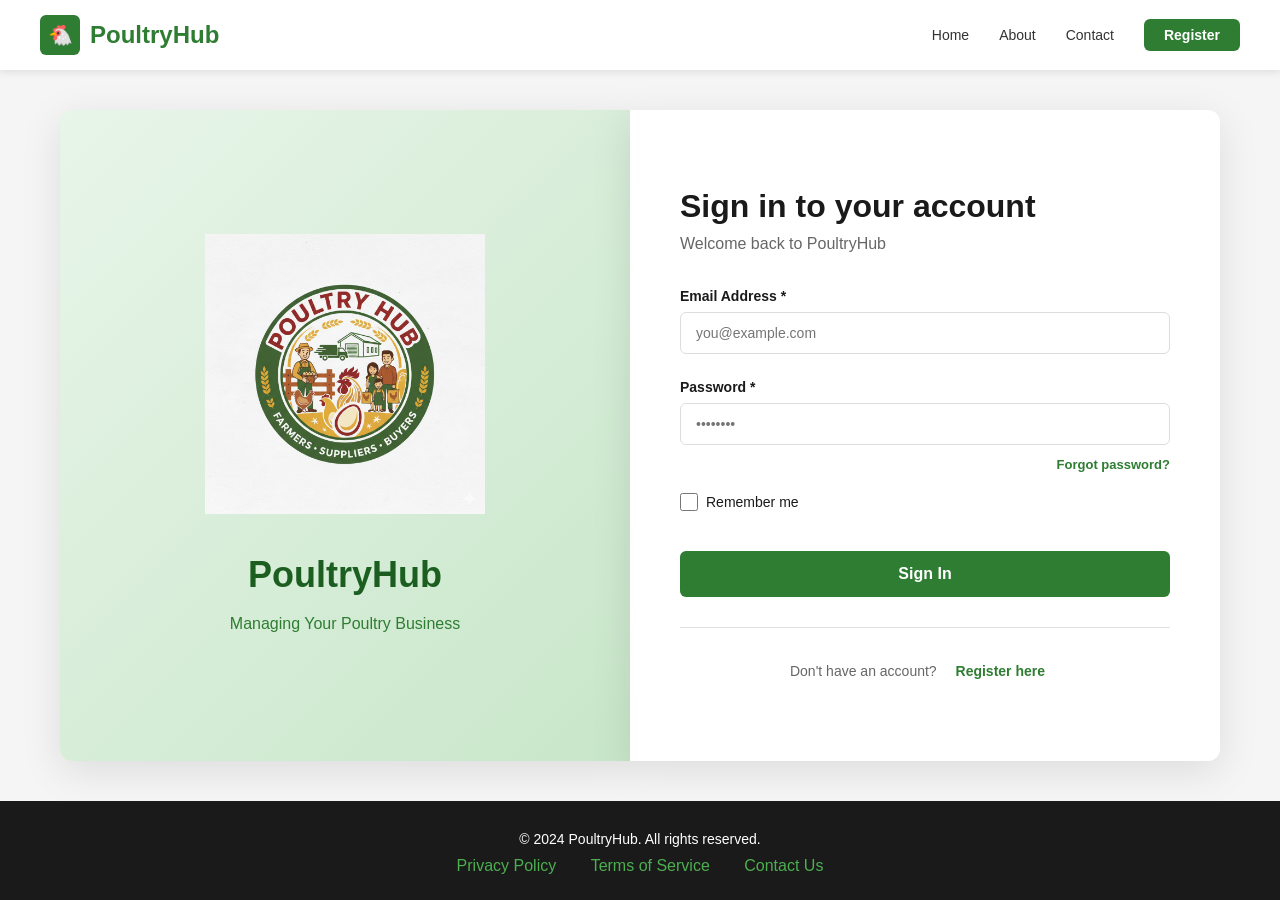
<file: frontend/main/supplier-dashboard/supplier-add-product.html>
<!DOCTYPE html>
<html lang="en">

<head>
    <meta charset="UTF-8">
    <meta name="viewport" content="width=device-width, initial-scale=1.0">
    <title>Add Product — PoultryHub Supplier</title>
    <link
        href="https://fonts.googleapis.com/css2?family=DM+Serif+Display:ital@0;1&family=DM+Mono:wght@400;500&family=Epilogue:wght@300;400;500;600&display=swap"
        rel="stylesheet">
    <link rel="stylesheet" href="supplier.css">
</head>

<body>

    <!-- ── SIDEBAR ── -->
    <aside>
        <div class="logo">
            <div class="logo-mark">🐔 PoultryPro</div>
            <div class="logo-sub">Supplier Portal</div>
        </div>

        <nav>
            <div class="nav-group-label">Catalog</div>
            <div class="nav-item active" onclick="goToCatalog()">
                <svg class="nav-icon" viewBox="0 0 24 24" fill="none" stroke="currentColor" stroke-width="1.8">
                    <rect x="3" y="3" width="7" height="7" rx="1" />
                    <rect x="14" y="3" width="7" height="7" rx="1" />
                    <rect x="3" y="14" width="7" height="7" rx="1" />
                    <rect x="14" y="14" width="7" height="7" rx="1" />
                </svg>
                Manage Catalog
            </div>

            <div class="nav-group-label">Operations</div>
            <div class="nav-item" onclick="redirectDashboard()">
                <svg class="nav-icon" viewBox="0 0 24 24" fill="none" stroke="currentColor" stroke-width="1.8">
                    <path d="M9 5H7a2 2 0 00-2 2v12a2 2 0 002 2h10a2 2 0 002-2V7a2 2 0 00-2-2h-2" />
                    <path d="M9 5a2 2 0 012-2h2a2 2 0 012 2" />
                    <polyline points="9 12 11 14 15 10" />
                </svg>
                Manage Orders
                <span class="badge" id="ordersBadge">0</span>
            </div>
            <div class="nav-item" onclick="redirectDashboard()">
                <svg class="nav-icon" viewBox="0 0 24 24" fill="none" stroke="currentColor" stroke-width="1.8">
                    <path d="M3 9l9-7 9 7v11a2 2 0 01-2 2H5a2 2 0 01-2-2z" />
                    <polyline points="9 22 9 12 15 12 15 22" />
                </svg>
                Inventory Tracking
            </div>

            <div class="nav-group-label">Relationships</div>
            <div class="nav-item" onclick="redirectDashboard()">
                <svg class="nav-icon" viewBox="0 0 24 24" fill="none" stroke="currentColor" stroke-width="1.8">
                    <path d="M17 21v-2a4 4 0 00-4-4H5a4 4 0 00-4 4v2" />
                    <circle cx="9" cy="7" r="4" />
                    <path d="M23 21v-2a4 4 0 00-3-3.87" />
                    <path d="M16 3.13a4 4 0 010 7.75" />
                </svg>
                Client Network
            </div>

            <div class="nav-group-label">Analytics</div>
            <div class="nav-item" onclick="redirectDashboard()">
                <svg class="nav-icon" viewBox="0 0 24 24" fill="none" stroke="currentColor" stroke-width="1.8">
                    <polyline points="22 12 18 12 15 21 9 3 6 12 2 12" />
                </svg>
                Sales Reports
            </div>

            <div class="nav-group-label">Account</div>
            <div class="nav-item" onclick="redirectDashboard()">
                <svg class="nav-icon" viewBox="0 0 24 24" fill="none" stroke="currentColor" stroke-width="1.8">
                    <circle cx="12" cy="12" r="3" />
                    <path d="M19.07 4.93a10 10 0 010 14.14M4.93 19.07a10 10 0 010-14.14" />
                </svg>
                Business Settings
            </div>
        </nav>

        <div class="sidebar-footer">
            <div class="supplier-card">
                <div class="avatar" id="userAvatar">?</div>
                <div>
                    <div class="supplier-name" id="userFullName">Loading...</div>
                    <div class="supplier-role">Verified Poultry Supplier</div>
                </div>
            </div>
        </div>
    </aside>

    <!-- ── MAIN ── -->
    <main>
        <header>
            <div>
                <div class="page-title">Add New Product</div>
                <div class="page-subtitle">Create a new product listing that will be available to farmers in their
                    catalog.</div>
            </div>
            <div class="header-actions">
                <button class="btn btn-ghost" onclick="goToCatalog()">Cancel</button>
            </div>
        </header>

        <div class="content">
            <div class="add-product-container">
                <a class="back-link" onclick="goToCatalog()">← Back to Catalog</a>

                <div id="successMessage" class="success-message"></div>
                <div id="errorMessage" class="error-message"></div>

                <div class="panel">
                    <div class="panel-header">
                        <span class="panel-title">Product Information</span>
                    </div>
                    <div class="padding-16-20">
                        <form id="addProductForm" class="form-section">
                            <div class="form-row">
                                <div class="form-field">
                                    <label for="productName">Product Name <span class="highlight">*</span></label>
                                    <input id="productName" type="text" placeholder="e.g., Layer Mash Premium" required>
                                    <span class="help-text">The name farmers will see in the catalog</span>
                                </div>
                                <div class="form-field">
                                    <label for="productCategory">Category <span class="highlight">*</span></label>
                                    <select id="productCategory" required aria-label="Product Category">
                                        <option value="">Select a category</option>
                                        <option value="feed">Feed</option>
                                        <option value="vaccine">Vaccine</option>
                                        <option value="equipment">Equipment</option>
                                        <option value="chicks">Chicks</option>
                                        <option value="eggs">Eggs</option>
                                        <option value="broilers">Broilers</option>
                                        <option value="other">Other</option>
                                    </select>
                                    <span class="help-text">Choose the product category</span>
                                </div>
                            </div>

                            <div class="form-row">
                                <div class="form-field">
                                    <label for="productPrice">Price per Unit <span class="highlight">*</span></label>
                                    <input id="productPrice" type="number" step="0.01" min="0" placeholder="e.g., 28.50"
                                        required>
                                    <span class="help-text">Price in Kenyan Shillings (KES)</span>
                                </div>
                                <div class="form-field">
                                    <label for="productUnitOfMeasure">Unit of Measure <span
                                            class="highlight">*</span></label>
                                    <input id="productUnitOfMeasure" type="text"
                                        placeholder="e.g., 50kg bag, vial, unit" required>
                                    <span class="help-text">How is this product sold?</span>
                                </div>
                            </div>

                            <div class="form-row">
                                <div class="form-field">
                                    <label for="productStock">Initial Stock Quantity <span
                                            class="highlight">*</span></label>
                                    <input id="productStock" type="number" min="0" placeholder="e.g., 100" required>
                                    <span class="help-text">How many units do you have available?</span>
                                </div>
                                <div class="form-field">
                                    <label for="productImage">Product Image <span class="highlight">*</span></label>
                                    <input id="productImage" type="file" accept="image/*" required>
                                    <span class="help-text">Upload a product photo (JPEG, PNG, etc.)</span>
                                </div>
                            </div>

                            <div class="form-row full">
                                <div class="form-field">
                                    <label for="productDescription">Description (Optional)</label>
                                    <textarea id="productDescription"
                                        placeholder="Provide details about your product. Include key features, benefits, and any important information farmers should know."></textarea>
                                    <span class="help-text">This will help farmers understand your product better</span>
                                </div>
                            </div>

                            <div class="form-row full">
                                <div class="form-field" style="display: flex; align-items: center; gap: 12px;">
                                    <input id="visibleToFarmersOnly" type="checkbox">
                                    <label for="visibleToFarmersOnly" style="margin: 0; cursor: pointer;">
                                        Visible to farmers only
                                        <span class="help-text" style="display: block; margin-top: 4px;">When checked,
                                            only farmers will see this product. Buyers will not have access to
                                            it.</span>
                                    </label>
                                </div>
                            </div>

                            <div class="form-actions">
                                <button type="button" class="btn btn-ghost" onclick="goToCatalog()">Cancel</button>
                                <button type="submit" class="btn btn-primary">Create Product</button>
                            </div>
                        </form>
                    </div>
                </div>
            </div>
        </div>
    </main>

    <script src="../../api-client.js"></script>
    <script>
        // Load user data on page initialization
        function loadUserData() {
            try {
                const user = JSON.parse(localStorage.getItem('user') || '{}');
                const userFullName = document.getElementById('userFullName');
                const userAvatar = document.getElementById('userAvatar');

                if (user.first_name && user.last_name) {
                    userFullName.textContent = `${user.first_name} ${user.last_name}`;
                    // Set avatar to first letter of first name
                    const firstLetter = user.first_name.charAt(0).toUpperCase();
                    userAvatar.textContent = firstLetter;
                } else {
                    userFullName.textContent = 'Supplier';
                    userAvatar.textContent = 'S';
                }
            } catch (error) {
                console.error('Error loading user data:', error);
                document.getElementById('userFullName').textContent = 'Supplier';
                document.getElementById('userAvatar').textContent = 'S';
            }
        }

        // Load order count for badge
        async function loadOrderCount() {
            try {
                const orders = await api.supplier.getOrders();
                const pendingOrders = orders ? orders.filter(o => o.status === 'pending').length : 0;
                const badge = document.getElementById('ordersBadge');
                if (badge) {
                    badge.textContent = pendingOrders;
                }
            } catch (error) {
                console.error('Error loading orders:', error);
                document.getElementById('ordersBadge').textContent = '0';
            }
        }

        // Initialize on page load
        document.addEventListener('DOMContentLoaded', () => {
            loadUserData();
            loadOrderCount();
        });

        (function guardSupplierAddProduct() {
            const accessToken = localStorage.getItem('accessToken');
            const role = localStorage.getItem('userRole');

            if (!accessToken || !role || isTokenExpired(accessToken)) {
                clearAuthAndRedirectToLogin();
                return;
            }

            if (role !== 'supplier') {
                redirectToRoleDashboard(role);
            }
        })();

        function isTokenExpired(token) {
            try {
                const base64Url = token.split('.')[1];
                const base64 = base64Url.replace(/-/g, '+').replace(/_/g, '/');
                const padded = base64 + '='.repeat((4 - (base64.length % 4)) % 4);
                const payload = JSON.parse(atob(padded));
                if (!payload.exp) {
                    return true;
                }
                return Date.now() >= payload.exp * 1000;
            } catch {
                return true;
            }
        }

        function clearAuthAndRedirectToLogin() {
            localStorage.removeItem('accessToken');
            localStorage.removeItem('refreshToken');
            localStorage.removeItem('user');
            localStorage.removeItem('userRole');
            window.location.href = '../../auth/login/login.html';
        }

        function redirectToRoleDashboard(role) {
            if (role === 'farmer') {
                window.location.href = '../farmer_dashboard/farmer.html';
                return;
            }

            if (role === 'buyer') {
                window.location.href = '../buyer_dashboard/buyer.html';
                return;
            }

            clearAuthAndRedirectToLogin();
        }

        function goToCatalog() {
            window.location.href = 'supplier.html';
        }

        function redirectDashboard() {
            goToCatalog();
        }

        function showMessage(type, message) {
            const successMsg = document.getElementById('successMessage');
            const errorMsg = document.getElementById('errorMessage');

            if (type === 'success') {
                successMsg.textContent = message;
                successMsg.classList.add('show');
                errorMsg.classList.remove('show');
            } else {
                errorMsg.textContent = message;
                errorMsg.classList.add('show');
                successMsg.classList.remove('show');
            }
        }

        function clearMessages() {
            document.getElementById('successMessage').classList.remove('show');
            document.getElementById('errorMessage').classList.remove('show');
        }

        // Helper function to convert File to base64
        function fileToBase64(file) {
            return new Promise((resolve, reject) => {
                const reader = new FileReader();
                reader.onload = () => resolve(reader.result);
                reader.onerror = reject;
                reader.readAsDataURL(file);
            });
        }

        async function handleAddProduct(e) {
            e.preventDefault();
            clearMessages();

            const productName = document.getElementById('productName').value.trim();
            const category = document.getElementById('productCategory').value;
            const price = parseFloat(document.getElementById('productPrice').value);
            const unitOfMeasure = document.getElementById('productUnitOfMeasure').value.trim();
            const stock = parseInt(document.getElementById('productStock').value);
            const imageFile = document.getElementById('productImage').files[0];
            const description = document.getElementById('productDescription').value.trim() || null;
            const visibleToFarmersOnly = document.getElementById('visibleToFarmersOnly').checked;

            // Validation
            if (!productName || !category || !unitOfMeasure) {
                showMessage('error', 'Please fill in all required fields (name, category, unit of measure).');
                return;
            }

            if (!imageFile) {
                showMessage('error', 'Please upload a product image.');
                return;
            }

            if (!Number.isFinite(price) || price <= 0) {
                showMessage('error', 'Please enter a valid price greater than 0.');
                return;
            }

            if (!Number.isFinite(stock) || stock < 0) {
                showMessage('error', 'Please enter a valid stock quantity.');
                return;
            }

            // Disable submit button
            const submitBtn = document.querySelector('button[type="submit"]');
            const originalText = submitBtn.textContent;
            submitBtn.disabled = true;
            submitBtn.textContent = 'Creating...';

            try {
                // Convert image file to base64
                const base64Image = await fileToBase64(imageFile);

                const response = await api.supplier.addProduct({
                    name: productName,
                    category,
                    description,
                    unit_price: price,
                    unit_of_measure: unitOfMeasure,
                    stock_quantity: stock,
                    product_image: base64Image,
                    visible_to_farmers_only: visibleToFarmersOnly,
                });

                console.log('Full API Response:', JSON.stringify(response));
                console.log('Response ID:', response?.id);

                // Redirect to product view page
                if (response && response.id) {
                    const redirectUrl = `product-view.html?id=${response.id}`;
                    console.log('Redirecting to:', redirectUrl);
                    setTimeout(() => {
                        window.location.href = redirectUrl;
                    }, 100);
                } else {
                    console.error('No ID in response');
                    showMessage('error', 'Product created but redirect failed. No ID returned.');
                }
            } catch (error) {
                console.error('Error caught:', error);
                showMessage('error', `Failed to create product: ${error.message || 'Unknown error'}`);
                submitBtn.disabled = false;
                submitBtn.textContent = originalText;
            }
        }

        // Attach form submission handler
        document.getElementById('addProductForm')?.addEventListener('submit', handleAddProduct);
    </script>
</body>

</html>
</file>
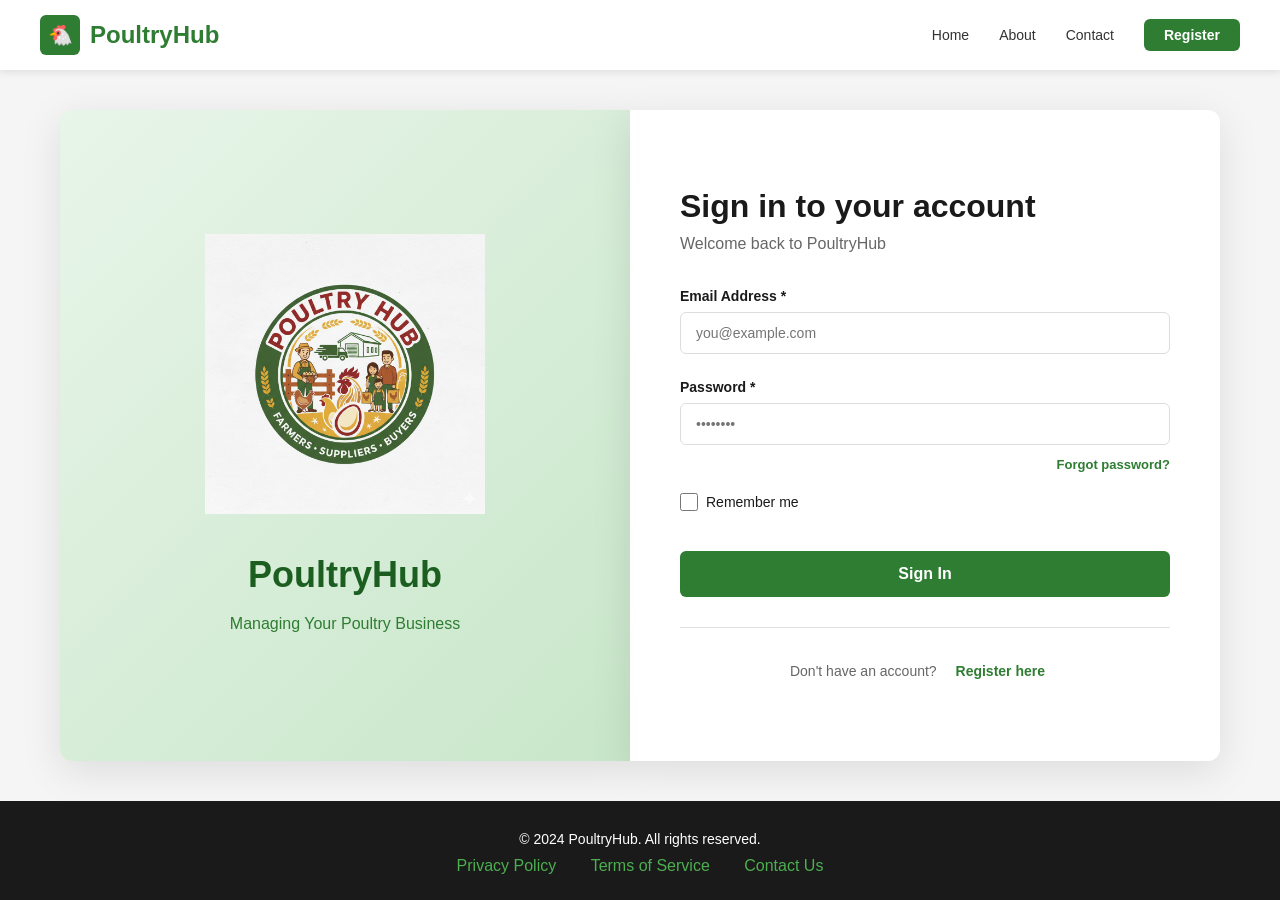
<file: frontend/main/supplier-dashboard/supplier.html>
<!DOCTYPE html>
<html lang="en">

<head>
    <meta charset="UTF-8">
    <meta name="viewport" content="width=device-width, initial-scale=1.0">
    <title>PoultryHub — Supplier Dashboard</title>
    <link
        href="https://fonts.googleapis.com/css2?family=DM+Serif+Display:ital@0;1&family=DM+Mono:wght@400;500&family=Epilogue:wght@300;400;500;600&display=swap"
        rel="stylesheet">
    <link rel="stylesheet" href="supplier.css">
</head>

<body>

    <!-- ── SIDEBAR ── -->
    <aside>
        <div class="logo">
            <div class="logo-mark">🐔 PoultryHub</div>
            <div class="logo-sub">Supplier Dashboard</div>
        </div>

        <nav>
            <div class="nav-group-label">Catalog</div>
            <div class="nav-item active" onclick="show('catalog', this)">
                <svg class="nav-icon" viewBox="0 0 24 24" fill="none" stroke="currentColor" stroke-width="1.8">
                    <rect x="3" y="3" width="7" height="7" rx="1" />
                    <rect x="14" y="3" width="7" height="7" rx="1" />
                    <rect x="3" y="14" width="7" height="7" rx="1" />
                    <rect x="14" y="14" width="7" height="7" rx="1" />
                </svg>
                Manage Catalog
            </div>

            <div class="nav-group-label">Operations</div>
            <div class="nav-item" onclick="show('orders', this)">
                <svg class="nav-icon" viewBox="0 0 24 24" fill="none" stroke="currentColor" stroke-width="1.8">
                    <path d="M9 5H7a2 2 0 00-2 2v12a2 2 0 002 2h10a2 2 0 002-2V7a2 2 0 00-2-2h-2" />
                    <path d="M9 5a2 2 0 012-2h2a2 2 0 012 2" />
                    <polyline points="9 12 11 14 15 10" />
                </svg>
                Manage Orders
                <span class="badge" id="pendingOrdersBadge">0</span>
            </div>
            <div class="nav-item" onclick="show('inventory', this)">
                <svg class="nav-icon" viewBox="0 0 24 24" fill="none" stroke="currentColor" stroke-width="1.8">
                    <path d="M3 9l9-7 9 7v11a2 2 0 01-2 2H5a2 2 0 01-2-2z" />
                    <polyline points="9 22 9 12 15 12 15 22" />
                </svg>
                Inventory Tracking
            </div>

            <div class="nav-group-label">Relationships</div>
            <div class="nav-item" onclick="show('clients', this)">
                <svg class="nav-icon" viewBox="0 0 24 24" fill="none" stroke="currentColor" stroke-width="1.8">
                    <path d="M17 21v-2a4 4 0 00-4-4H5a4 4 0 00-4 4v2" />
                    <circle cx="9" cy="7" r="4" />
                    <path d="M23 21v-2a4 4 0 00-3-3.87" />
                    <path d="M16 3.13a4 4 0 010 7.75" />
                </svg>
                Client Network
            </div>

            <div class="nav-group-label">Analytics</div>
            <div class="nav-item" onclick="show('reports', this)">
                <svg class="nav-icon" viewBox="0 0 24 24" fill="none" stroke="currentColor" stroke-width="1.8">
                    <polyline points="22 12 18 12 15 21 9 3 6 12 2 12" />
                </svg>
                Sales Reports
            </div>

            <div class="nav-group-label">Account</div>
            <div class="nav-item" onclick="show('settings', this)">
                <svg class="nav-icon" viewBox="0 0 24 24" fill="none" stroke="currentColor" stroke-width="1.8">
                    <circle cx="12" cy="12" r="3" />
                    <path d="M19.07 4.93a10 10 0 010 14.14M4.93 19.07a10 10 0 010-14.14" />
                </svg>
                Business Settings
            </div>
            <div class="nav-item danger" onclick="logout()">
                <svg class="nav-icon" viewBox="0 0 24 24" fill="none" stroke="currentColor" stroke-width="1.8">
                    <path d="M9 21H5a2 2 0 01-2-2V5a2 2 0 012-2h4" />
                    <polyline points="16 17 21 12 16 7" />
                    <line x1="21" y1="12" x2="9" y2="12" />
                </svg>
                Logout
            </div>
        </nav>

        <div class="sidebar-footer">
            <div class="supplier-card" style="cursor: pointer;">
                <div class="avatar" id="userAvatar">?</div>
                <div>
                    <div class="supplier-name" id="userFullName">Loading...</div>
                    <div class="supplier-role">Verified Poultry Supplier</div>
                </div>
            </div>
        </div>
    </aside>

    <!-- ── MAIN ── -->
    <main>
        <header>
            <div>
                <div class="page-title" id="page-title">Manage Catalog</div>
                <div class="page-subtitle" id="page-subtitle">Manage your poultry feed, supplements, and equipment
                    offerings. Update pricing and availability.</div>
            </div>
            <div class="header-actions">
                <button class="btn btn-primary" id="primary-btn">+ Add Product</button>
            </div>
        </header>

        <div class="content">

            <!-- ══ CATALOG ══ -->
            <section class="section active" id="sec-catalog">
                <div class="kpi-row">
                    <div class="kpi-card">
                        <div class="kpi-accent-bar kpi-accent-bar-primary"></div>
                        <div class="kpi-label">Total Products</div>
                        <div class="kpi-value" id="catalogTotalProducts">—</div>
                        <div class="kpi-change" id="catalogTotalChange"><span class="kpi-change-muted">Loading...</span>
                        </div>
                    </div>
                    <div class="kpi-card">
                        <div class="kpi-accent-bar kpi-accent-bar-secondary"></div>
                        <div class="kpi-label">Active Listings</div>
                        <div class="kpi-value" id="catalogActiveListings">—</div>
                        <div class="kpi-change" id="catalogActiveChange"><span
                                class="kpi-change-muted">Loading...</span></div>
                    </div>
                    <div class="kpi-card">
                        <div class="kpi-accent-bar kpi-accent-bar-tertiary"></div>
                        <div class="kpi-label">Avg. Price</div>
                        <div class="kpi-value" id="catalogAvgPrice">—</div>
                        <div class="kpi-change" id="catalogAvgPriceChange"><span
                                class="kpi-change-muted">Loading...</span></div>
                    </div>
                    <div class="kpi-card">
                        <div class="kpi-accent-bar kpi-accent-bar-muted"></div>
                        <div class="kpi-label">Top Category</div>
                        <div class="kpi-value font-size-18 margin-top-4" id="catalogTopCategory">—</div>
                        <div class="kpi-change" id="catalogTopCategoryChange"><span
                                class="kpi-change-muted">Loading...</span></div>
                    </div>
                </div>

                <div class="panel">
                    <div class="panel-header">
                        <span class="panel-title">Poultry Product Catalog</span>
                        <div class="catalog-filter-wrapper">
                            <select class="catalog-category-select" aria-label="Filter by category">
                                <option>All Categories</option>
                                <option>Layer Feed</option>
                                <option>Broiler Feed</option>
                                <option>Chick Starter</option>
                                <option>Supplements</option>
                                <option>Equipment</option>
                                <option>Vaccines</option>
                            </select>
                            <span class="panel-action">View All →</span>
                        </div>
                    </div>
                    <div class="catalog-grid"
                        style="display: grid; grid-template-columns: repeat(3, 1fr); gap: 16px; padding: 20px;">
                        <div style="grid-column: 1/-1; padding: 20px; text-align: center; color: var(--text2);">Loading
                            products...</div>
                    </div>
                </div>
            </section>

            <!-- ══ ORDERS ══ -->
            <section class="section" id="sec-orders">
                <div class="kpi-row">
                    <div class="kpi-card">
                        <div class="kpi-accent-bar kpi-accent-bar-secondary"></div>
                        <div class="kpi-label">Pending Orders</div>
                        <div class="kpi-value" id="pendingOrdersCount">0</div>
                        <div class="kpi-change"><span class="kpi-change-accent2"
                                id="pendingOrdersDesc">Loading...</span></div>
                    </div>
                    <div class="kpi-card">
                        <div class="kpi-accent-bar kpi-accent-bar-tertiary"></div>
                        <div class="kpi-label">In Transit</div>
                        <div class="kpi-value" id="inTransitCount">0</div>
                        <div class="kpi-change up" id="inTransitDesc">Loading...</div>
                    </div>
                    <div class="kpi-card">
                        <div class="kpi-accent-bar kpi-accent-bar-primary"></div>
                        <div class="kpi-label">Delivered This Week</div>
                        <div class="kpi-value" id="deliveredCount">0</div>
                        <div class="kpi-change up" id="deliveredDesc">Loading...</div>
                    </div>
                    <div class="kpi-card">
                        <div class="kpi-accent-bar kpi-accent-bar-error"></div>
                        <div class="kpi-label">Issues / Returns</div>
                        <div class="kpi-value" id="issuesCount">0</div>
                        <div class="kpi-change down" id="issuesDesc">No issues</div>
                    </div>
                </div>

                <div class="panel">
                    <div class="panel-header">
                        <span class="panel-title">Incoming Farm Orders</span>
                        <span class="panel-action">Filter ↓</span>
                    </div>
                    <table>
                        <thead>
                            <tr>
                                <th>Order ID</th>
                                <th>Farmer / Farm</th>
                                <th>Items</th>
                                <th>Total</th>
                                <th>Date</th>
                                <th>Status</th>
                                <th></th>
                            </tr>
                        </thead>
                        <tbody id="orders-table-body">
                            <tr>
                                <td colspan="7" style="padding: 20px; text-align: center; color: var(--text2);">Loading
                                    orders...</td>
                            </tr>
                        </tbody>
                    </table>
                </div>
            </section>

            <!-- ══ CLIENTS ══ -->
            <section class="section" id="sec-clients">
                <div class="stabs" style="display: flex; gap: 12px; flex-wrap: wrap; margin-bottom: 20px;">
                    <div class="stab active" onclick="switchClientsTab(this, 'tab-registered-farms')">📋 Registered
                        Farms</div>
                    <div class="stab" onclick="switchClientsTab(this, 'tab-browse-farms')">🔍 Browse Farms</div>
                    <div class="stab" onclick="switchClientsTab(this, 'tab-invite-farm')">📤 Invite Farm</div>
                </div>

                <!-- TAB 1: REGISTERED FARMS -->
                <div class="spanel active" id="tab-registered-farms" style="display: block;">
                    <div class="kpi-row">
                        <div class="kpi-card">
                            <div class="kpi-accent-bar kpi-accent-bar-tertiary"></div>
                            <div class="kpi-label">Registered Farms</div>
                            <div class="kpi-value" id="registeredFarmsCount">0</div>
                            <div class="kpi-change up" id="registeredFarmsDesc">Loading...</div>
                        </div>
                        <div class="kpi-card">
                            <div class="kpi-accent-bar kpi-accent-bar-primary"></div>
                            <div class="kpi-label">Active Farmers</div>
                            <div class="kpi-value" id="activeFarmersCount">0</div>
                            <div class="kpi-change"><span class="kpi-change-muted"
                                    id="activeFarmersDesc">Loading...</span>
                            </div>
                        </div>
                        <div class="kpi-card">
                            <div class="kpi-accent-bar kpi-accent-bar-secondary"></div>
                            <div class="kpi-label">Avg. Order Value</div>
                            <div class="kpi-value" id="avgOrderValueAmount">KES 0</div>
                            <div class="kpi-change up" id="avgOrderValueDesc">Loading...</div>
                        </div>
                        <div class="kpi-card">
                            <div class="kpi-accent-bar kpi-accent-bar-muted"></div>
                            <div class="kpi-label">Retention Rate</div>
                            <div class="kpi-value" id="retentionRateValue">0%</div>
                            <div class="kpi-change up" id="retentionRateDesc">Loading...</div>
                        </div>
                    </div>

                    <div class="grid-3" id="clients-grid">
                        <div style="grid-column: 1/-1; padding: 40px 20px; text-align: center; color: var(--text2);">
                            Loading farm connections...
                        </div>
                    </div>
                </div>

                <!-- TAB 2: BROWSE FARMS -->
                <div class="spanel" id="tab-browse-farms" style="display: none;">
                    <div style="padding: 20px 0;">
                        <div class="form-group" style="max-width: 400px;">
                            <input class="form-input" type="text" id="browseFarmsSearchInput"
                                placeholder="🔍 Search farms by name or location..." style="width: 100%;">
                        </div>
                    </div>

                    <div class="grid-3" id="browse-farms-grid">
                        <div style="grid-column: 1/-1; padding: 40px 20px; text-align: center; color: var(--text2);">
                            Loading available farms...
                        </div>
                    </div>
                </div>

                <!-- TAB 3: INVITE FARM -->
                <div class="spanel" id="tab-invite-farm" style="display: none;">
                    <div style="max-width: 600px; padding: 20px 0;">
                        <div
                            style="background: var(--surface2); padding: 16px; border-radius: 8px; margin-bottom: 20px;">
                            <div style="font-size: 14px; color: var(--text);">Invite a farm to your supplier network
                            </div>
                        </div>

                        <form id="clientInviteForm" style="display: flex; flex-direction: column; gap: 16px;">
                            <div class="form-group">
                                <label class="form-label" for="inviteFarmName">Farm Name</label>
                                <input id="inviteFarmName" class="form-input" type="text" placeholder="Farm name"
                                    required>
                            </div>

                            <div class="form-group">
                                <label class="form-label" for="inviteFarmerName">Farmer Name</label>
                                <input id="inviteFarmerName" class="form-input" type="text"
                                    placeholder="Farmer full name" required>
                            </div>

                            <div class="form-group">
                                <label class="form-label" for="inviteFarmerEmail">Email Address</label>
                                <input id="inviteFarmerEmail" class="form-input" type="email"
                                    placeholder="farmer@example.com" required>
                            </div>

                            <div class="form-group">
                                <label class="form-label" for="inviteFarmLocation">Farm Location</label>
                                <input id="inviteFarmLocation" class="form-input" type="text"
                                    placeholder="County or region">
                            </div>

                            <div class="form-group">
                                <label class="form-label" for="inviteFarmPhone">Phone Number</label>
                                <input id="inviteFarmPhone" class="form-input" type="tel"
                                    placeholder="+254 7XX XXX XXX">
                            </div>

                            <div class="form-group">
                                <label class="form-label" for="inviteMessage">Personal Message</label>
                                <textarea id="inviteMessage" class="form-input"
                                    placeholder="Tell them why you'd like to partner..."
                                    style="resize: vertical; min-height: 80px;"></textarea>
                            </div>

                            <div style="display: flex; gap: 12px; margin-top: 8px;">
                                <button type="submit" class="btn btn-primary" style="flex: 1;">Send Invitation</button>
                                <button type="reset" class="btn btn-ghost" style="flex: 1;"
                                    onclick="resetClientInviteForm()">Clear</button>
                            </div>

                            <div id="inviteFormMessage"
                                style="padding: 12px; border-radius: 6px; font-size: 13px; display: none; text-align: center;">
                            </div>
                        </form>
                    </div>
                </div>
            </section>

            <!-- ══ INVENTORY ══ -->
            <section class="section" id="sec-inventory">
                <div class="kpi-row">
                    <div class="kpi-card">
                        <div class="kpi-accent-bar kpi-accent-bar-primary"></div>
                        <div class="kpi-label">Total SKUs</div>
                        <div class="kpi-value" id="totalSKUs">0</div>
                        <div class="kpi-change"><span class="kpi-change-muted" id="totalSKUsDesc">Loading...</span>
                        </div>
                    </div>
                    <div class="kpi-card">
                        <div class="kpi-accent-bar kpi-accent-bar-error"></div>
                        <div class="kpi-label">Low Stock Alert</div>
                        <div class="kpi-value" id="lowStockCount">0</div>
                        <div class="kpi-change down" id="lowStockDesc">Below 10 units</div>
                    </div>
                    <div class="kpi-card">
                        <div class="kpi-accent-bar kpi-accent-bar-secondary"></div>
                        <div class="kpi-label">Total Stock Value</div>
                        <div class="kpi-value" id="totalInventoryValue">KES 0</div>
                        <div class="kpi-change"><span class="kpi-change-muted">Calculated</span></div>
                    </div>
                    <div class="kpi-card">
                        <div class="kpi-accent-bar kpi-accent-bar-tertiary"></div>
                        <div class="kpi-label">Average Stock</div>
                        <div class="kpi-value" id="avgStock">0</div>
                        <div class="kpi-change"><span class="kpi-change-muted">Per product</span></div>
                    </div>
                </div>

                <div class="grid-2">
                    <div class="panel">
                        <div class="panel-header">
                            <span class="panel-title">Product Stock Levels</span>
                            <span class="panel-action">← Back to Catalog</span>
                        </div>
                        <div class="inv-gauge" id="inventoryGauge">
                            <div style="padding: 20px; text-align: center; color: var(--text2);">Loading inventory...
                            </div>
                        </div>
                    </div>

                    <div class="bottom-section-flex">
                        <div class="panel">
                            <div class="panel-header"><span class="panel-title">Recent Stock Activity</span></div>
                            <div class="timeline" id="recentStockActivityTimeline"
                                style="padding: 20px; text-align: center; color: var(--text2);">No stock activity yet
                            </div>
                        </div>
                        <div class="panel">
                            <div class="panel-header"><span class="panel-title">Stock Status Summary</span></div>
                            <div>
                                <div class="progress-row">
                                    <span class="progress-label">In Stock (>50)</span>
                                    <div class="progress-bar-wrap">
                                        <div class="progress-bar progress-bar-accent" id="inStockBar"
                                            style="width: 0%;"></div>
                                    </div>
                                    <span class="progress-pct" id="inStockPct">0%</span>
                                </div>
                                <div class="progress-row">
                                    <span class="progress-label">Limited (10-50)</span>
                                    <div class="progress-bar-wrap">
                                        <div class="progress-bar progress-bar-accent3" id="limitedStockBar"
                                            style="width: 0%;"></div>
                                    </div>
                                    <span class="progress-pct" id="limitedStockPct">0%</span>
                                </div>
                                <div class="progress-row">
                                    <span class="progress-label">Low Stock (<10)< /span>
                                            <div class="progress-bar-wrap">
                                                <div class="progress-bar progress-bar-error" id="lowStockBar"
                                                    style="width: 0%;"></div>
                                            </div>
                                            <span class="progress-pct" id="lowStockPct">0%</span>
                                </div>
                            </div>
                        </div>
                    </div>
                </div>
            </section>

            <!-- ══ REPORTS ══ -->
            <section class="section" id="sec-reports">
                <div class="kpi-row">
                    <div class="kpi-card">
                        <div class="kpi-accent-bar kpi-accent-bar-primary"></div>
                        <div class="kpi-label">Revenue (This Month)</div>
                        <div class="kpi-value" id="revenueValue">—</div>
                        <div class="kpi-change" id="revenueChange"><span class="kpi-change-muted">No data yet</span>
                        </div>
                    </div>
                    <div class="kpi-card">
                        <div class="kpi-accent-bar kpi-accent-bar-secondary"></div>
                        <div class="kpi-label">Orders Completed</div>
                        <div class="kpi-value" id="ordersCompletedValue">—</div>
                        <div class="kpi-change" id="ordersCompletedChange"><span class="kpi-change-muted">No data
                                yet</span></div>
                    </div>
                    <div class="kpi-card">
                        <div class="kpi-accent-bar kpi-accent-bar-tertiary"></div>
                        <div class="kpi-label">Gross Margin</div>
                        <div class="kpi-value" id="grossMarginValue">—</div>
                        <div class="kpi-change" id="grossMarginChange"><span class="kpi-change-muted">Calculated</span>
                        </div>
                    </div>
                    <div class="kpi-card">
                        <div class="kpi-accent-bar kpi-accent-bar-muted"></div>
                        <div class="kpi-label">YTD Revenue</div>
                        <div class="kpi-value" id="ytdRevenueValue">—</div>
                        <div class="kpi-change" id="ytdRevenueChange"><span class="kpi-change-muted">Year to date</span>
                        </div>
                    </div>
                </div>

                <div class="grid-2">
                    <div class="panel">
                        <div class="panel-header">
                            <span class="panel-title">Monthly Revenue</span>
                            <select class="report-category-select" aria-label="Select year" id="revenueYearSelect">
                                <option>2026</option>
                                <option>2025</option>
                            </select>
                        </div>
                        <div class="bar-chart" id="bar-chart"
                            style="padding: 20px; text-align: center; color: var(--text2); height: 180px; display: flex; align-items: center; justify-content: center;">
                            Analytics data will appear here
                        </div>
                    </div>

                    <div class="panel">
                        <div class="panel-header"><span class="panel-title">Revenue by Category</span></div>
                        <div class="donut-wrap" id="donutChartContainer"
                            style="padding: 20px; text-align: center; color: var(--text2); height: 180px; display: flex; align-items: center; justify-content: center;">
                            Analytics data will appear here
                        </div>
                    </div>
                </div>

                <div class="panel panel-margin-top-20">
                    <div class="panel-header"><span class="panel-title">Top Performing Products</span></div>
                    <table>
                        <thead>
                            <tr>
                                <th>Product</th>
                                <th>Units Sold</th>
                                <th>Revenue</th>
                                <th>Growth</th>
                                <th>Margin</th>
                            </tr>
                        </thead>
                        <tbody id="topProductsTableBody">
                            <tr>
                                <td colspan="5" style="padding: 20px; text-align: center; color: var(--text2);">
                                    Analytics data will appear here</td>
                            </tr>
                        </tbody>
                    </table>
                </div>
            </section>

            <!-- ══ SETTINGS ══ -->
            <section class="section" id="sec-settings">
                <div class="grid-2 settings-grid">
                    <div class="bottom-section-flex">
                        <div class="panel">
                            <div class="panel-header"><span class="panel-title">Company Profile</span></div>
                            <div class="settings-grid">
                                <div class="form-group">
                                    <label class="form-label" for="companyName">Company Name</label>
                                    <input id="companyName" class="form-input" placeholder="Company name" type="text">
                                </div>
                                <div class="form-group">
                                    <label class="form-label" for="registrationNo">Registration No.</label>
                                    <input id="registrationNo" class="form-input"
                                        placeholder="Business registration number" type="text">
                                </div>
                                <div class="form-group full">
                                    <label class="form-label" for="businessAddress">Business Address</label>
                                    <input id="businessAddress" class="form-input" placeholder="Full business address"
                                        type="text">
                                </div>
                                <div class="form-group">
                                    <label class="form-label" for="phone">Phone</label>
                                    <input id="phone" class="form-input" placeholder="Contact phone number" type="text">
                                </div>
                                <div class="form-group">
                                    <label class="form-label" for="email">Email</label>
                                    <input id="email" class="form-input" placeholder="Business email address"
                                        type="email">
                                </div>
                                <div class="form-group full padding-bottom-8">
                                    <button class="btn btn-primary btn-margin-top-8">Save
                                        Profile</button>
                                </div>
                            </div>
                        </div>

                        <div class="panel">
                            <div class="panel-header"><span class="panel-title">Delivery Zones</span></div>
                            <div class="padding-16-20">
                                <div class="margin-bottom-12" id="deliveryZonesContainer"
                                    style="min-height: 40px; display: flex; align-items: center; color: var(--text2); font-size: 14px;">
                                    No delivery zones configured yet
                                </div>
                                <div class="flex-gap-8 margin-top-14">
                                    <input class="form-input form-input-flex" placeholder="Add delivery region..."
                                        aria-label="Add delivery region" id="deliveryZoneInput">
                                    <button class="btn btn-primary" id="addDeliveryZoneBtn">Add</button>
                                </div>
                                <div class="map-placeholder margin-top-16">
                                    <span class="map-icon">🗺️</span>
                                    <span>Interactive delivery zone map — coming soon</span>
                                </div>
                            </div>
                        </div>
                    </div>

                    <div class="bottom-section-flex">
                        <div class="panel">
                            <div class="panel-header"><span class="panel-title">Payment Methods</span></div>
                            <div class="padding-16-20" id="paymentMethodsContainer"
                                style="min-height: 80px; display: flex; align-items: center; justify-content: center; color: var(--text2); font-size: 14px;">
                                No payment methods configured yet
                            </div>
                        </div>

                        <div class="panel">
                            <div class="panel-header"><span class="panel-title">Preferences</span></div>
                            <div class="padding-16-20 flex-column-gap-14" id="preferencesContainer"
                                style="min-height: 120px; display: flex; align-items: center; justify-content: center; color: var(--text2); font-size: 14px;">
                                No preferences configured yet
                            </div>
                        </div>
                    </div>
                </div>
        </div>
        </section>

        </div>
    </main>

    <script src="../../api-client.js"></script>
    <script>
        (function guardSupplierDashboard() {
            const accessToken = localStorage.getItem('accessToken');
            const role = localStorage.getItem('userRole');

            if (!accessToken || !role || isTokenExpired(accessToken)) {
                clearAuthAndRedirectToLogin();
                return;
            }

            if (role !== 'supplier') {
                redirectToRoleDashboard(role);
            }
        })();

        function isTokenExpired(token) {
            try {
                const base64Url = token.split('.')[1];
                const base64 = base64Url.replace(/-/g, '+').replace(/_/g, '/');
                const padded = base64 + '='.repeat((4 - (base64.length % 4)) % 4);
                const payload = JSON.parse(atob(padded));
                if (!payload.exp) {
                    return true;
                }
                return Date.now() >= payload.exp * 1000;
            } catch {
                return true;
            }
        }

        function clearAuthAndRedirectToLogin() {
            localStorage.removeItem('accessToken');
            localStorage.removeItem('refreshToken');
            localStorage.removeItem('user');
            localStorage.removeItem('userRole');
            window.location.href = '../../auth/login/login.html';
        }

        function redirectToRoleDashboard(role) {
            if (role === 'farmer') {
                window.location.href = '../farmer_dashboard/farmer.html';
                return;
            }

            if (role === 'buyer') {
                window.location.href = '../buyer_dashboard/buyer.html';
                return;
            }

            clearAuthAndRedirectToLogin();
        }

        function logout() {
            clearAuthAndRedirectToLogin();
        }

        let currentSectionKey = 'catalog';

        // Load user data on page initialization
        function loadUserData() {
            try {
                const user = JSON.parse(localStorage.getItem('user') || '{}');
                const userFullName = document.getElementById('userFullName');
                const userAvatar = document.getElementById('userAvatar');

                if (user.first_name && user.last_name) {
                    userFullName.textContent = `${user.first_name} ${user.last_name}`;
                    // Set avatar to first letter of first name
                    const firstLetter = user.first_name.charAt(0).toUpperCase();
                    userAvatar.textContent = firstLetter;
                } else {
                    userFullName.textContent = 'Supplier';
                    userAvatar.textContent = 'S';
                }
            } catch (error) {
                console.error('Error loading user data:', error);
                document.getElementById('userFullName').textContent = 'Supplier';
                document.getElementById('userAvatar').textContent = 'S';
            }
        }

        // Initialize user data on page load
        document.addEventListener('DOMContentLoaded', () => {
            loadUserData();
        });

        async function loadSupplierProducts() {
            const grid = document.querySelector('.catalog-grid');
            const message = document.getElementById('liveSupplierMessage');

            if (!grid || typeof api === 'undefined') {
                return;
            }

            grid.innerHTML = '<div style="grid-column: 1/-1; padding: 20px; text-align: center; color: var(--color-muted);">Loading products...</div>';

            try {
                const products = await api.supplier.getProducts();

                if (!products || !Array.isArray(products) || products.length === 0) {
                    grid.innerHTML = '<div style="grid-column: 1/-1; padding: 20px; text-align: center; color: var(--color-muted);">No products found. Add your first product using the button above.</div>';
                    return;
                }

                grid.innerHTML = products.map((product) => `
                    <div class="catalog-item" onclick="viewProduct(${product.id})" style="cursor: pointer;">
                        <div class="catalog-image-wrapper">
                            <div class="catalog-img" style="background-size: cover; background-position: center; ${product.product_image ? `background-image: url('${product.product_image}')` : ''}; min-height: 120px; border-radius: 8px; margin-bottom: 12px; display: flex; align-items: center; justify-content: center;">
                                ${!product.product_image ? '📦' : ''}
                            </div>
                        </div>
                        <div class="catalog-name">${product.name}</div>
                        <div class="catalog-sku">Category: ${product.category}</div>
                        <div class="catalog-price">KES ${Number(product.unit_price || 0).toFixed(2)} <span class="catalog-price-label">/${product.unit_of_measure}</span></div>
                        <div class="catalog-stock">
                            <span class="chip ${product.stock_quantity > 50 ? 'chip-green' : product.stock_quantity > 10 ? 'chip-amber' : 'chip-red'}">
                                ${product.stock_quantity > 50 ? 'In Stock' : product.stock_quantity > 10 ? 'Limited' : 'Low Stock'}
                            </span>
                            &nbsp;${product.stock_quantity} units
                        </div>
                    </div>
                `).join('');

                // Update catalog KPI metrics
                const totalProducts = products.length;
                const activeListings = products.filter(p => p.is_active).length;
                const avgPrice = totalProducts > 0 ? (products.reduce((sum, p) => sum + (Number(p.unit_price) || 0), 0) / totalProducts).toFixed(2) : 0;

                // Calculate top category
                const categoryCount = {};
                products.forEach(p => {
                    categoryCount[p.category] = (categoryCount[p.category] || 0) + 1;
                });
                const topCategory = Object.keys(categoryCount).length > 0
                    ? Object.entries(categoryCount).sort((a, b) => b[1] - a[1])[0][0]
                    : 'N/A';

                // Update KPI elements
                document.getElementById('catalogTotalProducts').textContent = totalProducts;
                document.getElementById('catalogTotalChange').innerHTML = `<span class="kpi-change-muted">${totalProducts} items</span>`;

                document.getElementById('catalogActiveListings').textContent = activeListings;
                document.getElementById('catalogActiveChange').innerHTML = `<span class="kpi-change-accent2">${activeListings} active</span>`;

                document.getElementById('catalogAvgPrice').textContent = `KES ${avgPrice}`;
                document.getElementById('catalogAvgPriceChange').innerHTML = `<span class="kpi-change-muted">Average price</span>`;

                document.getElementById('catalogTopCategory').textContent = topCategory;
                document.getElementById('catalogTopCategoryChange').innerHTML = `<span class="kpi-change-muted">${categoryCount[topCategory] || 0} products</span>`;
            } catch (error) {
                grid.innerHTML = `<div style="grid-column: 1/-1; padding: 20px; text-align: center; color: var(--color-error);">Failed to load products: ${error.message}</div>`;
            }
        }

        async function createSupplierProduct() {
            const name = document.getElementById('liveProductName')?.value?.trim() || '';
            const category = document.getElementById('liveProductCategory')?.value || 'other';
            const price = Number(document.getElementById('liveProductPrice')?.value || 0);
            const unitOfMeasure = document.getElementById('liveProductUnit')?.value?.trim() || 'unit';
            const stock = Number(document.getElementById('liveProductStock')?.value || 0);
            const description = document.getElementById('liveProductDescription')?.value?.trim() || '';

            if (!name || !Number.isFinite(price) || price <= 0 || !Number.isFinite(stock) || stock < 0) {
                showSupplierMessage('Provide valid name, price, and stock values.', true);
                return;
            }

            try {
                const response = await api.supplier.addProduct({
                    name,
                    category,
                    description: description || null,
                    unit_price: price,
                    unit_of_measure: unitOfMeasure,
                    stock_quantity: stock,
                    product_image: '[data-uri]', // Placeholder 1x1 transparent PNG
                });

                clearSupplierForm();
                showSupplierMessage('Product added successfully. Redirecting to product view...');

                // Trigger immediate refresh if catalog polling is active
                await autoRefresh.trigger('supplierProducts');

                // Redirect to the newly created product's view page
                if (response && response.id) {
                    setTimeout(() => {
                        window.location.href = `product-view.html?id=${response.id}`;
                    }, 1500);
                } else {
                    // Fallback: get the latest product
                    setTimeout(async () => {
                        const products = await api.supplier.getProducts();
                        if (products && products.length > 0) {
                            window.location.href = `product-view.html?id=${products[0].id}`;
                        } else {
                            await loadSupplierProducts();
                        }
                    }, 1500);
                }
            } catch (error) {
                showSupplierMessage(`Failed to add product: ${error.message}`, true);
            }
        }

        async function quickEditProduct(productId, currentName, currentPrice, currentStock, isActive) {
            const name = prompt('Update product name', currentName);
            if (name === null) {
                return;
            }

            const priceInput = prompt('Update price', String(currentPrice));
            if (priceInput === null) {
                return;
            }
            const price = Number(priceInput);

            const stockInput = prompt('Update stock quantity', String(currentStock));
            if (stockInput === null) {
                return;
            }
            const stock = Number(stockInput);

            if (!name.trim() || !Number.isFinite(price) || price <= 0 || !Number.isFinite(stock) || stock < 0) {
                showSupplierMessage('Invalid values provided for update.', true);
                return;
            }

            try {
                await api.supplier.updateProduct(productId, {
                    name: name.trim(),
                    unit_price: price,
                    stock_quantity: stock,
                    is_active: Boolean(isActive),
                });
                showSupplierMessage('Product updated.');
                await loadSupplierProducts();
                // Trigger immediate refresh if polling is active
                await autoRefresh.trigger('supplierProducts');
                await autoRefresh.trigger('supplierInventory');
            } catch (error) {
                showSupplierMessage(`Failed to update product: ${error.message}`, true);
            }
        }

        async function removeProduct(productId) {
            if (!confirm('Delete this product?')) {
                return;
            }

            try {
                await api.supplier.deleteProduct(productId);
                showSupplierMessage('Product deleted.');
                await loadSupplierProducts();
                // Trigger immediate refresh if polling is active
                await autoRefresh.trigger('supplierProducts');
                await autoRefresh.trigger('supplierInventory');
            } catch (error) {
                showSupplierMessage(`Failed to delete product: ${error.message}`, true);
            }
        }

        function clearSupplierForm() {
            ['liveProductName', 'liveProductPrice', 'liveProductUnit', 'liveProductStock', 'liveProductDescription'].forEach((id) => {
                const field = document.getElementById(id);
                if (field) {
                    field.value = '';
                }
            });
            const category = document.getElementById('liveProductCategory');
            if (category) {
                category.value = 'feed';
            }
        }

        function showSupplierMessage(text, isError = false) {
            const message = document.getElementById('liveSupplierMessage');
            if (!message) {
                return;
            }
            message.textContent = text;
            message.style.color = isError ? '#c03030' : 'var(--accent)';
        }

        function viewProduct(productId) {
            window.location.href = `product-view.html?id=${productId}`;
        }

        function handleInviteFarm() {
            window.location.href = 'invite-farm.html';
        }

        function handlePrimaryAction() {
            if (currentSectionKey === 'catalog') {
                window.location.href = 'supplier-add-product.html';
                return;
            }
            showSupplierMessage(`No API action configured for "${currentSectionKey}" yet.`);
        }

        loadSupplierProducts();

        // TODO: Implement catalog KPI updates
        // When products are loaded, calculate and update:
        // - #catalogTotalProducts (count of all products)
        // - #catalogActiveListings (count of active products)
        // - #catalogAvgPrice (average price of products)
        // - #catalogTopCategory (most common category)
        // with their respective change indicators

        const pages = {
            catalog: { title: 'Manage Catalog', subtitle: 'Manage your poultry feed, supplements, and equipment offerings. Update pricing and availability.', btn: '+ Add Product' },
            orders: { title: 'Manage Orders', subtitle: 'View incoming farm orders, process requests, and track deliveries to poultry farmers.', btn: 'Export Orders' },
            clients: { title: 'Client Network', subtitle: 'Connect with poultry farmers, view your client base, and build lasting farm partnerships.' },
            inventory: { title: 'Inventory Tracking', subtitle: 'Monitor feed and vaccine stock levels, set reorder points, and manage your storage locations.' },
            reports: { title: 'Sales Reports', subtitle: 'Analyze sales performance, revenue trends, and identify growth opportunities across product lines.', btn: 'Export Report' },
            settings: { title: 'Business Settings', subtitle: 'Update company profile, delivery zones, payment methods, and poultry supplier preferences.', btn: 'Save All' },
        };

        function show(key, el) {
            try {
                currentSectionKey = key;
                document.querySelectorAll('.nav-item').forEach(n => n.classList.remove('active'));
                if (el) el.classList.add('active');

                document.querySelectorAll('.section').forEach(s => s.classList.remove('active'));
                const section = document.getElementById('sec-' + key);
                if (!section) {
                    console.error(`Section not found: sec-${key}`);
                    return;
                }
                section.classList.add('active');

                const p = pages[key];
                if (p) {
                    const pageTitle = document.getElementById('page-title');
                    const pageSubtitle = document.getElementById('page-subtitle');
                    const primaryBtn = document.getElementById('primary-btn');
                    if (pageTitle) pageTitle.textContent = p.title;
                    if (pageSubtitle) pageSubtitle.textContent = p.subtitle;
                    if (primaryBtn) {
                        if (p.btn) {
                            primaryBtn.textContent = p.btn;
                            primaryBtn.style.display = 'block';
                        } else {
                            primaryBtn.style.display = 'none';
                        }
                    }
                }

                if (key === 'catalog') {
                    loadSupplierProducts();
                } else {
                    autoRefresh.unregister('supplierProducts');
                }

                if (key === 'inventory') {
                    loadInventory();
                } else {
                    autoRefresh.unregister('supplierInventory');
                }

                if (key === 'orders') {
                    loadOrders();
                } else {
                    autoRefresh.unregister('supplierOrders');
                }

                if (key === 'reports') {
                    loadReports();
                } else {
                    autoRefresh.unregister('supplierReports');
                }

                if (key === 'clients') {
                    loadClients();
                    autoRefresh.register('supplierClients', loadClients, 15000);
                } else {
                    autoRefresh.unregister('supplierClients');
                }

                console.log(`✅ Navigated to section: ${key}`);
            } catch (error) {
                console.error(`Error navigating to section ${key}:`, error);
            }
        }

        async function loadInventory() {
            try {
                const products = await api.supplier.getProducts();

                if (!products || products.length === 0) {
                    document.getElementById('inventoryGauge').innerHTML = '<div style="padding: 20px; text-align: center; color: var(--text2);">No products found. Add products from the catalog.</div>';
                    return;
                }

                // Calculate metrics
                const totalSKUs = products.length;
                const lowStockCount = products.filter(p => p.stock_quantity < 10).length;
                const totalValue = products.reduce((sum, p) => sum + (p.unit_price * p.stock_quantity), 0);
                const avgStock = Math.round(products.reduce((sum, p) => sum + p.stock_quantity, 0) / totalSKUs);

                // Count stock levels
                const inStockCount = products.filter(p => p.stock_quantity > 50).length;
                const limitedCount = products.filter(p => p.stock_quantity > 10 && p.stock_quantity <= 50).length;
                const lowCount = products.filter(p => p.stock_quantity <= 10).length;

                // Update KPIs
                document.getElementById('totalSKUs').textContent = totalSKUs;
                document.getElementById('totalSKUsDesc').textContent = `Total products`;
                document.getElementById('lowStockCount').textContent = lowStockCount;
                document.getElementById('totalInventoryValue').textContent = `KES ${(totalValue / 1000).toFixed(1)}K`;
                document.getElementById('avgStock').textContent = avgStock;

                // Render inventory gauge
                const gaugeHTML = products.map(product => {
                    const stockPercent = Math.min((product.stock_quantity / 100) * 100, 100);
                    const stockColor = product.stock_quantity > 50 ? 'accent' : product.stock_quantity > 10 ? 'accent3' : 'error';
                    const stockStatus = product.stock_quantity > 50 ? 'In Stock' : product.stock_quantity > 10 ? 'Limited' : 'Low Stock';
                    const statusColor = product.stock_quantity > 50 ? '' : product.stock_quantity > 10 ? 'color-accent2' : 'color-error';

                    return `
                        <div class="inv-row" onclick="viewProduct(${product.id})" style="cursor: pointer; transition: opacity 0.2s;" onmouseover="this.style.opacity='0.8'" onmouseout="this.style.opacity='1'">
                            <div class="inv-meta">
                                <span class="inv-name">${product.name}</span>
                                <span class="inv-count ${statusColor}">${product.stock_quantity} ${product.unit_of_measure}</span>
                                <span class="inv-status" style="font-size: 12px; color: var(--text2); margin-left: 8px;">${stockStatus}</span>
                            </div>
                            <div class="inv-bar-bg">
                                <div class="inv-bar-fill progress-bar-${Math.round(stockPercent)}-${stockColor}"></div>
                            </div>
                        </div>
                    `;
                }).join('');

                document.getElementById('inventoryGauge').innerHTML = gaugeHTML;

                // Update stock status bars
                document.getElementById('inStockBar').style.width = (inStockCount / totalSKUs * 100) + '%';
                document.getElementById('inStockPct').textContent = Math.round(inStockCount / totalSKUs * 100) + '%';

                document.getElementById('limitedStockBar').style.width = (limitedCount / totalSKUs * 100) + '%';
                document.getElementById('limitedStockPct').textContent = Math.round(limitedCount / totalSKUs * 100) + '%';

                document.getElementById('lowStockBar').style.width = (lowCount / totalSKUs * 100) + '%';
                document.getElementById('lowStockPct').textContent = Math.round(lowCount / totalSKUs * 100) + '%';

            } catch (error) {
                document.getElementById('inventoryGauge').innerHTML = `<div style="padding: 20px; text-align: center; color: var(--color-error);">Failed to load inventory: ${error.message}</div>`;
            }
        }

        async function loadOrders() {
            const tbody = document.getElementById('orders-table-body');

            if (!tbody || typeof api === 'undefined') {
                return;
            }

            tbody.innerHTML = '<tr><td colspan="7" style="padding: 20px; text-align: center; color: var(--text2);">Loading orders...</td></tr>';

            try {
                console.log('🔄 Fetching orders from /suppliers/orders...');
                const orders = await api.supplier.getOrders();
                console.log('✅ Orders loaded:', orders);

                if (!orders || !Array.isArray(orders) || orders.length === 0) {
                    tbody.innerHTML = '<tr><td colspan="7" style="padding: 20px; text-align: center; color: var(--text2);">No orders yet. Farmers will see your products and place orders.</td></tr>';

                    // Update KPI values to 0
                    document.getElementById('pendingOrdersCount').textContent = '0';
                    document.getElementById('pendingOrdersDesc').textContent = 'Needs action';
                    document.getElementById('inTransitCount').textContent = '0';
                    document.getElementById('inTransitDesc').textContent = 'On schedule';
                    document.getElementById('deliveredCount').textContent = '0';
                    document.getElementById('deliveredDesc').textContent = 'This week';
                    document.getElementById('issuesCount').textContent = '0';
                    return;
                }

                // Count orders by status (using order_status field from API)
                const pending = orders.filter(o => o.order_status === 'pending').length;
                const inTransit = orders.filter(o => o.order_status === 'shipped' || o.order_status === 'approved').length;
                const delivered = orders.filter(o => o.order_status === 'delivered').length;
                const issues = orders.filter(o => o.order_status === 'cancelled').length;

                // Update badge with pending orders count
                const badge = document.getElementById('pendingOrdersBadge');
                if (badge) {
                    badge.textContent = pending;
                }

                // Update KPI values
                document.getElementById('pendingOrdersCount').textContent = pending;
                document.getElementById('pendingOrdersDesc').textContent = pending > 0 ? 'Needs action' : 'All caught up';
                document.getElementById('inTransitCount').textContent = inTransit;
                document.getElementById('inTransitDesc').textContent = 'On schedule';
                document.getElementById('deliveredCount').textContent = delivered;
                document.getElementById('deliveredDesc').textContent = 'This week';
                document.getElementById('issuesCount').textContent = issues;

                // Format date helper
                const formatDate = (dateStr) => {
                    if (!dateStr) return 'N/A';
                    const date = new Date(dateStr);
                    const options = { month: 'short', day: 'numeric' };
                    return date.toLocaleDateString('en-US', options);
                };

                // Get status chip color
                const getStatusChip = (status) => {
                    const statusMap = {
                        'pending': 'chip-amber',
                        'approved': 'chip-blue',
                        'shipped': 'chip-blue',
                        'delivered': 'chip-green',
                        'cancelled': 'chip-red',
                    };
                    return statusMap[status] || 'chip-muted';
                };

                // Get status label
                const getStatusLabel = (status) => {
                    const statusMap = {
                        'pending': 'Pending',
                        'approved': 'Approved',
                        'shipped': 'Shipped',
                        'delivered': 'Delivered',
                        'cancelled': 'Cancelled',
                    };
                    return statusMap[status] || status;
                };

                // Get button action
                const getButtonAction = (status) => {
                    if (status === 'pending') return 'Process';
                    if (status === 'approved') return 'Dispatch';
                    if (status === 'shipped') return 'Track';
                    if (status === 'delivered') return 'Receipt';
                    if (status === 'cancelled') return 'Resolve';
                    return 'View';
                };

                const getButtonVariant = (status) => {
                    if (status === 'pending') return 'btn-primary';
                    return 'btn-ghost';
                };

                // Render orders
                tbody.innerHTML = orders.map((order) => {
                    const itemsText = order.items && order.items.length > 0
                        ? order.items.map(item => `${item.product_name} × ${item.quantity}`).join(', ')
                        : 'No items';

                    const total = order.total_amount ? `KES ${Number(order.total_amount).toFixed(2)}` : 'KES 0.00';
                    const farmerName = order.buyer_farm_name || order.buyer_email || 'Unknown';
                    const status = order.order_status || 'pending';

                    return `
                        <tr>
                            <td><span class="order-id-cell">#ORD-${order.id}</span></td>
                            <td>${farmerName}</td>
                            <td>${itemsText}</td>
                            <td class="order-amount">${total}</td>
                            <td class="order-date">${formatDate(order.created_at)}</td>
                            <td><span class="chip ${getStatusChip(status)}">${getStatusLabel(status)}</span></td>
                            <td><button class="btn ${getButtonVariant(status)} order-button-cell" onclick="showOrderDetails(${JSON.stringify(order).replace(/"/g, '&quot;')})">${getButtonAction(status)}</button></td>
                        </tr>
                    `;
                }).join('');

            } catch (error) {
                console.error('❌ Error loading orders:', error);
                console.error('Error details:', error.message, error.status, error.data);
                tbody.innerHTML = `<tr><td colspan="7" style="padding: 20px; text-align: center; color: var(--color-error);">Failed to load orders: ${error.message}</td></tr>`;
            }
        }

        async function loadReports() {
            try {
                // Fetch orders to calculate analytics
                const orders = await api.supplier.getOrders();

                if (!orders || !Array.isArray(orders) || orders.length === 0) {
                    // Set all metrics to 0
                    document.getElementById('revenueValue').textContent = 'KES 0.00';
                    document.getElementById('revenueChange').innerHTML = '<span class="kpi-change-muted">This month</span>';
                    document.getElementById('ordersCompletedValue').textContent = '0';
                    document.getElementById('ordersCompletedChange').innerHTML = '<span class="kpi-change-muted">No orders</span>';
                    document.getElementById('grossMarginValue').textContent = '0%';
                    document.getElementById('grossMarginChange').innerHTML = '<span class="kpi-change-muted">Gross margin</span>';
                    document.getElementById('ytdRevenueValue').textContent = 'KES 0.00';
                    document.getElementById('ytdRevenueChange').innerHTML = '<span class="kpi-change-muted">Year to date</span>';
                    return;
                }

                // Calculate metrics
                const now = new Date();
                const currentMonth = now.getMonth();
                const currentYear = now.getFullYear();

                const thisMonthOrders = orders.filter(o => {
                    const orderDate = new Date(o.created_at);
                    return orderDate.getMonth() === currentMonth && orderDate.getFullYear() === currentYear;
                });

                const deliveredOrders = orders.filter(o => o.order_status === 'delivered');
                const thisMonthDelivered = thisMonthOrders.filter(o => o.order_status === 'delivered');

                // Calculate revenue
                const thisMonthRevenue = thisMonthDelivered.reduce((sum, o) => sum + (Number(o.total_amount) || 0), 0);
                const ytdRevenue = deliveredOrders.reduce((sum, o) => sum + (Number(o.total_amount) || 0), 0);

                // Calculate gross margin (estimate: 25% default margin)
                const grossMargin = 25;

                // Update KPI values
                document.getElementById('revenueValue').textContent = `KES ${thisMonthRevenue.toFixed(2)}`;
                document.getElementById('revenueChange').innerHTML = `<span class="kpi-change-accent2">${thisMonthDelivered.length} delivered</span>`;

                document.getElementById('ordersCompletedValue').textContent = deliveredOrders.length;
                document.getElementById('ordersCompletedChange').innerHTML = `<span class="kpi-change-accent2">${deliveredOrders.length} orders completed</span>`;

                document.getElementById('grossMarginValue').textContent = `${grossMargin}%`;
                document.getElementById('grossMarginChange').innerHTML = '<span class="kpi-change-muted">Estimated</span>';

                document.getElementById('ytdRevenueValue').textContent = `KES ${ytdRevenue.toFixed(2)}`;
                document.getElementById('ytdRevenueChange').innerHTML = `<span class="kpi-change-muted">Year to date</span>`;

            } catch (error) {
                console.error('❌ Error loading reports:', error);
            }
        }

        async function loadClients() {
            const grid = document.getElementById('clients-grid');

            if (!grid || typeof api === 'undefined') {
                return;
            }

            grid.innerHTML = '<div style="grid-column: 1/-1; padding: 40px 20px; text-align: center; color: var(--text2);">Loading farm connections...</div>';

            try {
                const customers = await api.supplier.getCustomers();

                let clientCards = '';
                let hasCustomers = customers && Array.isArray(customers) && customers.length > 0;

                if (hasCustomers) {
                    // Calculate metrics
                    const totalFarms = customers.length;
                    const activeFarmers = customers.filter(c => (c.order_count || 0) > 0).length;
                    const totalOrders = customers.reduce((sum, c) => sum + (c.order_count || 0), 0);
                    const avgOrderValue = totalOrders > 0
                        ? (customers.reduce((sum, c) => sum + (c.lifetime_value || 0), 0) / totalOrders)
                        : 0;
                    const retentionRate = totalFarms > 0
                        ? Math.round((activeFarmers / totalFarms) * 100)
                        : 0;

                    // Update KPI values
                    document.getElementById('registeredFarmsCount').textContent = totalFarms;
                    document.getElementById('registeredFarmsDesc').textContent = `${totalFarms} farms connected`;
                    document.getElementById('activeFarmersCount').textContent = activeFarmers;
                    document.getElementById('activeFarmersDesc').textContent = `${activeFarmers > 0 ? 'Have placed orders' : 'No active orders'}`;
                    document.getElementById('avgOrderValueAmount').textContent = `KES ${avgOrderValue.toFixed(0)}`;
                    document.getElementById('avgOrderValueDesc').textContent = `${avgOrderValue > 0 ? '↑' : ''} Average order`;
                    document.getElementById('retentionRateValue').textContent = `${retentionRate}%`;
                    document.getElementById('retentionRateDesc').textContent = `${retentionRate > 0 ? '↑' : ''} Engagement rate`;

                    // Get status badge based on whether farm has orders
                    const getStatusBadge = (orderCount) => {
                        return (orderCount || 0) > 0 ? { class: 'chip-green', text: 'Active' } : { class: 'chip-amber', text: 'Inactive' };
                    };

                    // Get avatar color
                    const getAvatarClass = (index) => {
                        const classes = ['client-avatar-muted', 'client-avatar-accent', 'client-avatar-accent2', 'client-avatar-accent3'];
                        return classes[index % classes.length];
                    };

                    // Render customer cards
                    clientCards = customers.map((customer, index) => {
                        const status = getStatusBadge(customer.order_count);
                        const avatarClass = getAvatarClass(index);
                        const emoji = ['🐔', '🥚', '🍗', '🐓'][index % 4];

                        return `
                            <div class="client-card">
                                <div class="client-head">
                                    <div class="client-avatar ${avatarClass}">${emoji}</div>
                                    <div>
                                        <div class="client-name">${customer.name || 'Unnamed Farm'}</div>
                                        <div class="client-location">📍 ${customer.location || 'Location not set'}</div>
                                    </div>
                                    <span class="chip ${status.class}" style="margin-left:auto">${status.text}</span>
                                </div>
                                <div class="client-stats">
                                    <div>
                                        <div class="client-stat-val">KES ${(customer.lifetime_value || 0).toFixed(0)}</div>
                                        <div class="client-stat-label">Lifetime value</div>
                                    </div>
                                    <div>
                                        <div class="client-stat-val">${customer.order_count || 0}</div>
                                        <div class="client-stat-label">Orders</div>
                                    </div>
                                    <div>
                                        <div class="client-stat-val">${customer.partnership_duration || 'New'}</div>
                                        <div class="client-stat-label">Partner</div>
                                    </div>
                                </div>
                            </div>
                        `;
                    }).join('');
                } else {
                    // No customers - show message
                    clientCards = `
                        <div style="grid-column: 1/-1; padding: 40px 20px; text-align: center; color: var(--text2);">
                            <div style="font-size: 18px; margin-bottom: 12px;">No farm connections yet</div>
                            <div style="font-size: 14px; color: var(--text3);">When farmers purchase from you, they will appear here. Invite farms to get started.</div>
                        </div>
                    `;

                    // Reset KPI values to 0
                    document.getElementById('registeredFarmsCount').textContent = '0';
                    document.getElementById('registeredFarmsDesc').textContent = '0 new this month';
                    document.getElementById('activeFarmersCount').textContent = '0';
                    document.getElementById('activeFarmersDesc').textContent = 'No active orders';
                    document.getElementById('avgOrderValueAmount').textContent = 'KES 0';
                    document.getElementById('avgOrderValueDesc').textContent = 'No orders yet';
                    document.getElementById('retentionRateValue').textContent = '0%';
                    document.getElementById('retentionRateDesc').textContent = 'No data';
                }

                // Always add invite card at the end
                const inviteCard = `
                    <div class="client-card invite-card" data-action="invite-farm" style="cursor: pointer;">
                        <div class="invite-icon">+</div>
                        <div class="invite-text">Invite New Farm</div>
                    </div>
                `;

                grid.innerHTML = clientCards + inviteCard;

            } catch (error) {
                grid.innerHTML = `<div style="grid-column: 1/-1; padding: 40px 20px; text-align: center; color: var(--color-error);">Failed to load farm connections: ${error.message}</div>`;
            }
        }

        document.getElementById('primary-btn')?.addEventListener('click', handlePrimaryAction);

        // Event delegation for dynamically created elements
        document.addEventListener('click', (e) => {
            const inviteCard = e.target.closest('[data-action="invite-farm"]');
            if (inviteCard) {
                handleInviteFarm();
            }
        });

        // TODO: Implement analytics data loading
        // When analytics API endpoints are available, populate the following elements:
        // - #revenueValue, #revenueChange, #ordersCompletedValue, #ordersCompletedChange
        // - #grossMarginValue, #grossMarginChange, #ytdRevenueValue, #ytdRevenueChange
        // - #bar-chart (monthly revenue bar chart)
        // - #donutChartContainer (revenue by category pie/donut chart)
        // - #topProductsTableBody (top performing products table)

        // TODO: Implement settings data loading
        // When settings API endpoints are available, populate the following:
        // Company Profile: Load form fields (#companyName, #registrationNo, #businessAddress, #phone, #email)
        // Delivery Zones: Load #deliveryZonesContainer with dynamic zone tags
        // Payment Methods: Load #paymentMethodsContainer with configured payment options
        // Preferences: Load #preferencesContainer with user preference toggles
        // Note: selectPM() and toggleSwitch() helper functions are ready for use

        function selectPM(el) {
            document.querySelectorAll('.payment-method').forEach(m => {
                m.classList.remove('selected');
                m.setAttribute('aria-checked', 'false');
                m.querySelector('.pm-check').style.display = 'none';
            });
            el.classList.add('selected');
            el.setAttribute('aria-checked', 'true');
            el.querySelector('.pm-check').style.display = 'block';
        }

        function toggleSwitch(el) {
            const ball = el.querySelector('div');
            if (el.classList.contains('on')) {
                el.classList.remove('on');
                el.setAttribute('aria-checked', 'false');
                el.style.background = 'var(--surface2)';
                el.style.border = '1px solid var(--border)';
                ball.style.background = 'var(--muted)';
                ball.style.right = '';
                ball.style.left = '2px';
            } else {
                el.classList.add('on');
                el.setAttribute('aria-checked', 'true');
                el.style.background = 'var(--accent)';
                el.style.border = 'none';
                ball.style.background = '#fff';
                ball.style.left = '';
                ball.style.right = '2px';
            }
        }

        // Load user info from localStorage and display in sidebar
        function loadUserInfo() {
            try {
                const userJson = localStorage.getItem('user');
                if (userJson) {
                    const user = JSON.parse(userJson);
                    const firstName = user.first_name || user.name || 'User';
                    const lastName = user.last_name || '';
                    const fullName = lastName ? `${firstName} ${lastName}` : firstName;

                    document.getElementById('userFullName').textContent = fullName;

                    // Set avatar to first letter of first name
                    const avatarLetter = firstName.charAt(0).toUpperCase();
                    document.getElementById('userAvatar').textContent = avatarLetter;
                }
            } catch (error) {
                console.error('Error loading user info:', error);
            }
        }

        // Toggle logout menu visibility
        function toggleLogoutMenu() {
            const menu = document.getElementById('logoutMenu');
            menu.style.display = menu.style.display === 'none' ? 'block' : 'none';
        }

        // Handle logout - clear auth and redirect to login
        function handleLogout() {
            if (confirm('Are you sure you want to logout?')) {
                localStorage.removeItem('accessToken');
                localStorage.removeItem('refreshToken');
                localStorage.removeItem('user');
                localStorage.removeItem('userRole');
                window.location.href = '../../auth/login/login.html';
            }
        }

        function logout() {
            clearAuthAndRedirectToLogin();
        }

        function clearAuthAndRedirectToLogin() {
            localStorage.removeItem('accessToken');
            localStorage.removeItem('refreshToken');
            localStorage.removeItem('user');
            localStorage.removeItem('userRole');
            window.location.href = '../../auth/login/login.html';
        }

        // Close logout menu when clicking elsewhere
        document.addEventListener('click', (e) => {
            const menu = document.getElementById('logoutMenu');
            const card = document.querySelector('.sidebar-footer .supplier-card');
            if (menu && card && !card.contains(e.target) && !menu.contains(e.target)) {
                menu.style.display = 'none';
            }
        });

        // ★★ CLIENT NETWORK TAB FUNCTIONS ★★

        function switchClientsTab(tabEl, panelId) {
            // Deactivate all tabs and panels in Client Network section
            const section = document.getElementById('sec-clients');
            section.querySelectorAll('.stab').forEach(t => t.classList.remove('active'));
            section.querySelectorAll('.spanel').forEach(p => p.style.display = 'none');

            // Activate selected tab and panel
            tabEl.classList.add('active');
            const panel = document.getElementById(panelId);
            if (panel) {
                panel.style.display = 'block';

                // Load data based on active tab
                if (panelId === 'tab-browse-farms') {
                    loadAllFarmsForBrowse();
                }
            }
        }

        async function loadAllFarmsForBrowse() {
            const grid = document.getElementById('browse-farms-grid');
            if (!grid) return;

            grid.innerHTML = '<div style="grid-column: 1/-1; padding: 40px 20px; text-align: center; color: var(--text2);">Loading available farms...</div>';

            try {
                // Fetch all farmers/farms that can be invited
                const response = await api.supplier.getAllAvailableFarms?.();

                if (!response || response.length === 0) {
                    grid.innerHTML = `
                        <div style="grid-column: 1/-1; padding: 40px 20px; text-align: center; color: var(--text2);">
                            <div style="font-size: 16px; margin-bottom: 8px;">No farms available to invite</div>
                            <div style="font-size: 14px; color: var(--text3);">Use the Invite Farm tab to add new farms directly.</div>
                        </div>
                    `;
                    return;
                }

                // Render farm cards with quick invite buttons
                const farmCards = response.map((farm, index) => {
                    const avatarEmoji = ['🐔', '🥚', '🍗', '🐓'][index % 4];
                    return `
                        <div class="client-card">
                            <div class="client-head">
                                <div class="client-avatar client-avatar-accent">${avatarEmoji}</div>
                                <div>
                                    <div class="client-name">${farm.farm_name || 'Unnamed Farm'}</div>
                                    <div class="client-location">📍 ${farm.location || 'Location not provided'}</div>
                                </div>
                            </div>
                            <div class="client-stats">
                                <div>
                                    <div class="client-stat-val">${farm.flock_count || 0}</div>
                                    <div class="client-stat-label">Flocks</div>
                                </div>
                                <div>
                                    <div class="client-stat-val">${farm.size_acres || '—'}</div>
                                    <div class="client-stat-label">Size (acres)</div>
                                </div>
                            </div>
                            <button class="btn btn-primary" style="width: 100%; margin-top: 12px;" onclick="quickInviteFromBrowse('${farm.farmer_email}', '${farm.farm_name}', '${farm.farmer_name}')">
                                + Invite
                            </button>
                        </div>
                    `;
                }).join('');

                grid.innerHTML = farmCards;

            } catch (error) {
                grid.innerHTML = `
                    <div style="grid-column: 1/-1; padding: 40px 20px; text-align: center; color: var(--color-error);">
                        Failed to load farms: ${error.message}
                    </div>
                `;
            }
        }

        function quickInviteFromBrowse(farmerEmail, farmName, farmerName) {
            // Pre-fill the invite form with farm details
            document.getElementById('inviteFarmName').value = farmName;
            document.getElementById('inviteFarmerName').value = farmerName;
            document.getElementById('inviteFarmerEmail').value = farmerEmail;

            // Switch to invite tab
            const inviteTab = document.querySelector('[onclick*="tab-invite-farm"]');
            if (inviteTab) {
                switchClientsTab(inviteTab, 'tab-invite-farm');
                // Scroll to form
                document.getElementById('clientInviteForm')?.scrollIntoView({ behavior: 'smooth' });
            }
        }

        function resetClientInviteForm() {
            document.getElementById('clientInviteForm')?.reset();
            document.getElementById('inviteFormMessage').style.display = 'none';
            document.getElementById('inviteFormMessage').textContent = '';
        }

        // Handle client invite form submission
        document.addEventListener('DOMContentLoaded', () => {
            const inviteForm = document.getElementById('clientInviteForm');
            if (inviteForm) {
                inviteForm.addEventListener('submit', submitClientInvitation);
            }
        });

        async function submitClientInvitation(e) {
            e.preventDefault();

            const farmName = document.getElementById('inviteFarmName')?.value?.trim() || '';
            const farmerName = document.getElementById('inviteFarmerName')?.value?.trim() || '';
            const email = document.getElementById('inviteFarmerEmail')?.value?.trim() || '';
            const location = document.getElementById('inviteFarmLocation')?.value?.trim() || '';
            const phone = document.getElementById('inviteFarmPhone')?.value?.trim() || '';
            const message = document.getElementById('inviteMessage')?.value?.trim() || '';

            const msgEl = document.getElementById('inviteFormMessage');

            // Validate required fields
            if (!farmName || !farmerName || !email) {
                msgEl.textContent = '❌ Farm name, farmer name, and email are required';
                msgEl.style.background = 'rgba(192, 48, 48, 0.1)';
                msgEl.style.color = '#c03030';
                msgEl.style.display = 'block';
                return;
            }

            // Validate email format
            if (!/^[^\s@]+@[^\s@]+\.[^\s@]+$/.test(email)) {
                msgEl.textContent = '❌ Please enter a valid email address';
                msgEl.style.background = 'rgba(192, 48, 48, 0.1)';
                msgEl.style.color = '#c03030';
                msgEl.style.display = 'block';
                return;
            }

            try {
                msgEl.textContent = '⏳ Sending invitation...';
                msgEl.style.background = 'rgba(255, 193, 7, 0.1)';
                msgEl.style.color = '#f59e0b';
                msgEl.style.display = 'block';

                // Call the invite farm API
                await api.supplier.inviteFarm({
                    farmName: farmName,
                    farmerName: farmerName,
                    farmerEmail: email,
                    location: location || null,
                    phone: phone || null,
                    message: message || null,
                });

                msgEl.textContent = '✅ Invitation sent successfully!';
                msgEl.style.background = 'rgba(79, 172, 254, 0.1)';
                msgEl.style.color = '#4face';
                msgEl.style.display = 'block';

                // Reset form after 2 seconds
                setTimeout(() => {
                    resetClientInviteForm();
                    // Reload registered farms to reflect any updates
                    loadClients();
                }, 2000);

            } catch (error) {
                msgEl.textContent = `❌ ${error.message || 'Failed to send invitation'}`;
                msgEl.style.background = 'rgba(192, 48, 48, 0.1)';
                msgEl.style.color = '#c03030';
                msgEl.style.display = 'block';
            }
        }

        // ★★ END CLIENT NETWORK TAB FUNCTIONS ★★

        // ★★ ORDER DETAIL MODAL ★★
        let currentOrderId = null;
        let currentOrderStatus = null;

        function showOrderDetails(order) {
            const modal = document.getElementById('orderDetailModal');
            if (!modal) return;

            // Store current order ID and status for actions
            currentOrderId = order.id;
            currentOrderStatus = order.order_status || 'pending';

            // Populate modal with order details
            document.getElementById('orderDetailId').textContent = `#ORD-${order.id}`;
            document.getElementById('orderDetailFarmer').textContent = order.buyer_farm_name || order.buyer_email || 'Unknown';
            document.getElementById('orderDetailEmail').textContent = order.buyer_email || 'N/A';
            document.getElementById('orderDetailDate').textContent = new Date(order.created_at).toLocaleDateString('en-US', { month: 'short', day: 'numeric', year: 'numeric' });

            const status = order.order_status || 'pending';
            const statusLabel = {
                'pending': 'Pending',
                'approved': 'Approved',
                'shipped': 'Shipped',
                'delivered': 'Delivered',
                'cancelled': 'Cancelled'
            }[status] || status;

            const statusColor = {
                'pending': '#FF9800',
                'approved': '#2196F3',
                'shipped': '#2196F3',
                'delivered': '#4CAF50',
                'cancelled': '#F44336'
            }[status] || '#9E9E9E';

            document.getElementById('orderDetailStatus').innerHTML = `<span style="background: ${statusColor}; color: white; padding: 4px 12px; border-radius: 4px; font-size: 12px; font-weight: 500;">${statusLabel}</span>`;
            document.getElementById('orderDetailTotal').textContent = `KES ${Number(order.total_amount || 0).toFixed(2)}`;

            // Populate items
            const itemsHtml = (order.items || []).map(item => `
                <tr>
                    <td>${item.product_name || 'Unknown'}</td>
                    <td style="text-align: center;">${item.quantity || 0}</td>
                    <td style="text-align: right;">KES ${Number(item.unit_price || 0).toFixed(2)}</td>
                    <td style="text-align: right;">KES ${Number(item.total_price || 0).toFixed(2)}</td>
                </tr>
            `).join('');

            document.getElementById('orderDetailsItems').innerHTML = itemsHtml || '<tr><td colspan="4" style="text-align: center; padding: 20px;">No items</td></tr>';

            // Update action buttons based on current status
            updateOrderActionButtons(status);

            // Show modal
            modal.style.display = 'flex';
        }

        function updateOrderActionButtons(status) {
            const buttonsContainer = document.getElementById('orderDetailActions');
            if (!buttonsContainer) return;

            const isPending = status === 'pending';
            const isApproved = status === 'approved';
            const isShipped = status === 'shipped';
            const isDelivered = status === 'delivered';
            const isCancelled = status === 'cancelled';

            if (isPending) {
                buttonsContainer.innerHTML = `
                    <div style="display: flex; gap: 12px;">
                        <button onclick="approveOrder()" class="btn btn-primary" style="flex: 1;">✓ Approve</button>
                        <button onclick="rejectOrder()" class="btn btn-ghost" style="flex: 1; border: 2px solid #F44336; color: #F44336;">✕ Reject</button>
                    </div>
                    <button onclick="closeOrderDetailModal()" class="btn btn-ghost" style="width: 100%; margin-top: 8px;">Close</button>
                `;
            } else if (isApproved) {
                buttonsContainer.innerHTML = `
                    <div style="display: flex; gap: 12px;">
                        <button onclick="shipOrder()" class="btn btn-primary" style="flex: 1;">📦 Mark as Shipped</button>
                        <button onclick="cancelOrder()" class="btn btn-ghost" style="flex: 1; border: 2px solid #F44336; color: #F44336;">✕ Cancel</button>
                    </div>
                    <button onclick="closeOrderDetailModal()" class="btn btn-ghost" style="width: 100%; margin-top: 8px;">Close</button>
                `;
            } else if (isShipped) {
                buttonsContainer.innerHTML = `
                    <div style="display: flex; gap: 12px;">
                        <button onclick="deliverOrder()" class="btn btn-primary" style="flex: 1;">✓ Mark as Delivered</button>
                        <button onclick="cancelOrder()" class="btn btn-ghost" style="flex: 1; border: 2px solid #F44336; color: #F44336;">✕ Cancel</button>
                    </div>
                    <button onclick="closeOrderDetailModal()" class="btn btn-ghost" style="width: 100%; margin-top: 8px;">Close</button>
                `;
            } else {
                buttonsContainer.innerHTML = `
                    <button onclick="closeOrderDetailModal()" class="btn btn-ghost" style="width: 100%;">Close</button>
                `;
            }
        }

        async function approveOrder() {
            if (!currentOrderId) return;
            try {
                await updateOrderStatus('approved');
            } catch (error) {
                alert(`Failed to approve order: ${error.message}`);
            }
        }

        async function rejectOrder() {
            if (!currentOrderId) return;
            if (!confirm('Are you sure you want to reject this order?')) return;
            try {
                await updateOrderStatus('cancelled');
            } catch (error) {
                alert(`Failed to reject order: ${error.message}`);
            }
        }

        async function shipOrder() {
            if (!currentOrderId) return;
            try {
                await updateOrderStatus('shipped');
            } catch (error) {
                alert(`Failed to mark order as shipped: ${error.message}`);
            }
        }

        async function deliverOrder() {
            if (!currentOrderId) return;
            try {
                await updateOrderStatus('delivered');
            } catch (error) {
                alert(`Failed to mark order as delivered: ${error.message}`);
            }
        }

        async function cancelOrder() {
            if (!currentOrderId) return;
            if (!confirm('Are you sure you want to cancel this order?')) return;
            try {
                await updateOrderStatus('cancelled');
            } catch (error) {
                alert(`Failed to cancel order: ${error.message}`);
            }
        }

        async function updateOrderStatus(newStatus) {
            if (!currentOrderId) return;

            try {
                // Call API to update order status
                const result = await api.supplier.updateOrderStatus(currentOrderId, newStatus);

                // Close modal
                closeOrderDetailModal();

                // Refresh orders list
                await loadOrders();

                // Show success message
                const statusLabels = {
                    'approved': 'approved',
                    'shipped': 'marked as shipped',
                    'delivered': 'marked as delivered',
                    'cancelled': 'cancelled'
                };
                console.log(`✅ Order ${statusLabels[newStatus]}`);
            } catch (error) {
                console.error(`Error updating order status:`, error);
                throw error;
            }
        }

        function closeOrderDetailModal() {
            const modal = document.getElementById('orderDetailModal');
            if (modal) {
                modal.style.display = 'none';
                currentOrderId = null;
                currentOrderStatus = null;
            }
        }

        // Close modal on outside click
        window.addEventListener('click', (e) => {
            const modal = document.getElementById('orderDetailModal');
            if (e.target === modal) {
                closeOrderDetailModal();
            }
        });

        // Load user info on page load
        loadUserInfo();
    </script>

    <!-- ══ ORDER DETAIL MODAL ══ -->
    <div id="orderDetailModal"
        style="display: none; position: fixed; top: 0; left: 0; width: 100%; height: 100%; background: rgba(0,0,0,0.5); z-index: 1000; align-items: center; justify-content: center;">
        <div
            style="background: white; border-radius: 12px; padding: 32px; max-width: 600px; width: 90%; max-height: 90vh; overflow-y: auto; box-shadow: 0 10px 40px rgba(0,0,0,0.2);">
            <div style="display: flex; justify-content: space-between; align-items: center; margin-bottom: 24px;">
                <h2 id="orderDetailId" style="margin: 0; font-size: 20px; font-weight: 600;">Order</h2>
                <button onclick="closeOrderDetailModal()"
                    style="background: none; border: none; font-size: 24px; cursor: pointer; color: var(--text2);">&times;</button>
            </div>

            <div style="margin-bottom: 24px;">
                <div style="display: grid; grid-template-columns: 1fr 1fr; gap: 16px; margin-bottom: 20px;">
                    <div>
                        <div style="color: var(--text2); font-size: 12px; margin-bottom: 4px;">Farm / Buyer</div>
                        <div id="orderDetailFarmer" style="font-weight: 600;">Loading...</div>
                    </div>
                    <div>
                        <div style="color: var(--text2); font-size: 12px; margin-bottom: 4px;">Email</div>
                        <div id="orderDetailEmail" style="font-weight: 600;">N/A</div>
                    </div>
                    <div>
                        <div style="color: var(--text2); font-size: 12px; margin-bottom: 4px;">Order Date</div>
                        <div id="orderDetailDate" style="font-weight: 600;">Loading...</div>
                    </div>
                    <div>
                        <div style="color: var(--text2); font-size: 12px; margin-bottom: 4px;">Status</div>
                        <div id="orderDetailStatus" style="font-weight: 600;">Loading...</div>
                    </div>
                </div>
            </div>

            <div style="border-top: 1px solid var(--border); padding-top: 16px; margin-bottom: 24px;">
                <div style="font-size: 12px; color: var(--text2); margin-bottom: 12px; font-weight: 600;">ORDER ITEMS
                </div>
                <table style="width: 100%; font-size: 13px;">
                    <thead>
                        <tr style="border-bottom: 1px solid var(--border);">
                            <th style="text-align: left; padding: 8px 0; font-weight: 600;">Product</th>
                            <th style="text-align: center; padding: 8px 0; font-weight: 600;">Qty</th>
                            <th style="text-align: right; padding: 8px 0; font-weight: 600;">Unit Price</th>
                            <th style="text-align: right; padding: 8px 0; font-weight: 600;">Total</th>
                        </tr>
                    </thead>
                    <tbody id="orderDetailsItems" style="">
                    </tbody>
                </table>
            </div>

            <div
                style="border-top: 1px solid var(--border); padding-top: 16px; display: flex; justify-content: space-between; align-items: center; margin-bottom: 24px;">
                <div style="font-size: 12px; color: var(--text2);">Total Amount</div>
                <div id="orderDetailTotal" style="font-size: 20px; font-weight: 700;">KES 0.00</div>
            </div>

            <div id="orderDetailActions" style="margin-top: 24px;">
                <button onclick="closeOrderDetailModal()" class="btn btn-ghost" style="width: 100%;">Close</button>
            </div>
        </div>
    </div>
</body>

</html>
</file>
<file: frontend/auth/onboarding/onboarding.css>
/* ════════════════════════════════════════
   POULTRY HUB - ONBOARDING STYLES
════════════════════════════════════════ */

:root {
    /* Greens (Farmer) */
    --g50: #f0fdf4;
    --g100: #dcfce7;
    --g200: #bbf7d0;
    --g300: #86efac;
    --g400: #4ade80;
    --g500: #22c55e;
    --g600: #16a34a;
    --g700: #15803d;
    --g800: #166534;
    --g900: #14532d;
    /* Blues (Buyer) */
    --b50: #eff6ff;
    --b100: #dbeafe;
    --b200: #bfdbfe;
    --b400: #60a5fa;
    --b600: #2563eb;
    --b700: #1d4ed8;
    --b800: #1e40af;
    /* Ambers (Supplier) */
    --a50: #fffbeb;
    --a100: #fef3c7;
    --a200: #fde68a;
    --a400: #fbbf24;
    --a600: #d97706;
    --a700: #b45309;
    --a800: #92400e;
    /* Neutrals */
    --border: #e5e7eb;
    --surface: #fff;
    --surface2: #f9fafb;
    --text: #111827;
    --text2: #6b7280;
    --t300: #6b7280;
    --t500: #374151;
    --rsm: 8px;
    --rmd: 12px;
    --rlg: 16px;
    --rxl: 20px;
    /* Active role colours (overridden by JS) */
    --role-50: var(--g50);
    --role-100: var(--g100);
    --role-200: var(--g200);
    --role-300: var(--g300);
    --role-400: var(--g400);
    --role-500: var(--g500);
    --role-600: var(--g600);
    --role-700: var(--g700);
    --role-800: var(--g800);
    --role-900: var(--g900);
}

*,
*::before,
*::after {
    box-sizing: border-box;
    margin: 0;
    padding: 0
}

html {
    font-family: -apple-system, BlinkMacSystemFont, 'Segoe UI', sans-serif
}

body {
    font-family: 'Plus Jakarta Sans', sans-serif;
    background: var(--surface2);
    min-height: 100vh;
    color: var(--text);
    overflow-x: hidden
}

/* ── BG MESH ── */
body::before {
    content: '';
    position: fixed;
    inset: 0;
    pointer-events: none;
    z-index: 0;
    background:
        radial-gradient(ellipse 70% 50% at 5% 0%, rgba(134, 239, 172, .18) 0%, transparent 55%),
        radial-gradient(ellipse 50% 40% at 95% 100%, rgba(96, 165, 250, .12) 0%, transparent 55%),
        radial-gradient(ellipse 40% 30% at 50% 50%, rgba(251, 191, 36, .07) 0%, transparent 60%),
        url("data:image/svg+xml,%3Csvg width='52' height='52' viewBox='0 0 52 52' xmlns='http://www.w3.org/2000/svg'%3E%3Cpath d='M26 1 L51 26 L26 51 L1 26 Z' fill='none' stroke='%23000' stroke-opacity='.025' stroke-width='1'/%3E%3C/svg%3E");
}

/* ── TOPBAR ── */
.topbar {
    position: sticky;
    top: 0;
    z-index: 200;
    height: 58px;
    padding: 0 28px;
    display: flex;
    align-items: center;
    gap: 10px;
    background: rgba(255, 255, 255, .88);
    backdrop-filter: blur(14px);
    border-bottom: 1px solid var(--border);
}

.logo {
    display: flex;
    align-items: center;
    gap: 9px
}

.logo-icon {
    font-size: 22px
}

.logo-name {
    font-size: 15px;
    font-weight: 800;
    color: var(--g800)
}

.logo-tag {
    font-size: 10px;
    font-weight: 700;
    letter-spacing: .05em;
    color: var(--g600);
    background: var(--g100);
    padding: 2px 8px;
    border-radius: 20px
}

.topbar-sep {
    flex: 1
}

.topbar-user {
    display: flex;
    align-items: center;
    gap: 8px;
    font-size: 13px;
    color: var(--text2)
}

.av {
    width: 32px;
    height: 32px;
    border-radius: 50%;
    background: linear-gradient(135deg, var(--role-600), var(--role-300));
    display: flex;
    align-items: center;
    justify-content: center;
    font-size: 12px;
    font-weight: 800;
    color: var(--role-900);
    transition: background .4s
}

/* ── WRAPPER ── */
.wrapper {
    position: relative;
    z-index: 1;
    max-width: 860px;
    margin: 0 auto;
    padding: 44px 20px 90px
}

/* ══════════════════════════════════════
   ROLE PICKER
══════════════════════════════════════ */
#rolePicker {
    animation: fadeUp .5s ease both
}

.rp-hero {
    text-align: center;
    margin-bottom: 40px
}

.rp-hero-badge {
    display: inline-flex;
    align-items: center;
    gap: 6px;
    background: var(--g100);
    color: var(--g800);
    font-size: 11px;
    font-weight: 700;
    letter-spacing: .06em;
    padding: 5px 12px;
    border-radius: 20px;
    margin-bottom: 14px;
}

.rp-hero h1 {
    font-size: clamp(28px, 5vw, 42px);
    color: #111;
    line-height: 1.18;
    margin-bottom: 10px
}

.rp-hero h1 em {
    font-style: italic;
    color: var(--g600)
}

.rp-hero p {
    font-size: 15px;
    color: var(--text2);
    max-width: 460px;
    margin: 0 auto;
    line-height: 1.65
}

.role-cards {
    display: grid;
    grid-template-columns: repeat(3, 1fr);
    gap: 18px
}

@media(max-width:640px) {
    .role-cards {
        grid-template-columns: 1fr
    }
}

.role-card {
    background: var(--surface);
    border: 2px solid var(--border);
    border-radius: var(--rxl);
    padding: 28px 22px 24px;
    cursor: pointer;
    position: relative;
    transition: all .22s ease;
    overflow: hidden;
}

.role-card::before {
    content: '';
    position: absolute;
    inset: 0;
    background: linear-gradient(135deg, var(--rc-50, var(--g50)), transparent 60%);
    opacity: 0;
    transition: opacity .25s;
}

.role-card:hover {
    border-color: var(--rc-400, var(--g400));
    transform: translateY(-3px);
    box-shadow: 0 8px 28px rgba(0, 0, 0, .09)
}

.role-card:hover::before {
    opacity: 1
}

.role-card.selected {
    border-color: var(--rc-600, var(--g600));
    background: var(--rc-50, var(--g50));
    box-shadow: 0 0 0 4px color-mix(in srgb, var(--rc-400, var(--g400)) 20%, transparent)
}

.role-card.selected::before {
    opacity: 1
}

.rc-farmer {
    --rc-50: var(--g50);
    --rc-100: var(--g100);
    --rc-200: var(--g200);
    --rc-300: var(--g300);
    --rc-400: var(--g400);
    --rc-500: var(--g500);
    --rc-600: var(--g600);
    --rc-700: var(--g700);
    --rc-800: var(--g800);
    --rc-900: var(--g900)
}

.rc-supplier {
    --rc-50: var(--a50);
    --rc-100: var(--a100);
    --rc-200: var(--a200);
    --rc-300: #fcd34d;
    --rc-400: var(--a400);
    --rc-500: #f59e0b;
    --rc-600: var(--a600);
    --rc-700: var(--a700);
    --rc-800: var(--a800);
    --rc-900: #78350f
}

.rc-buyer {
    --rc-50: var(--b50);
    --rc-100: var(--b100);
    --rc-200: var(--b200);
    --rc-300: #93c5fd;
    --rc-400: var(--b400);
    --rc-500: #3b82f6;
    --rc-600: var(--b600);
    --rc-700: var(--b700);
    --rc-800: var(--b800);
    --rc-900: #1e3a8a
}

.rc-icon-wrap {
    width: 56px;
    height: 56px;
    border-radius: 16px;
    background: linear-gradient(135deg, var(--rc-600), var(--rc-400));
    display: flex;
    align-items: center;
    justify-content: center;
    font-size: 26px;
    margin-bottom: 16px;
    box-shadow: 0 4px 14px color-mix(in srgb, var(--rc-600) 30%, transparent)
}

.rc-title {
    font-size: 18px;
    font-weight: 800;
    color: var(--text);
    margin-bottom: 5px
}

.rc-subtitle {
    font-size: 12px;
    color: var(--text2);
    margin-bottom: 14px;
    line-height: 1.5
}

.rc-perks {
    list-style: none;
    display: flex;
    flex-direction: column;
    gap: 6px
}

.rc-perks li {
    display: flex;
    align-items: center;
    gap: 7px;
    font-size: 12px;
    color: var(--t500)
}

.rc-perks li::before {
    content: '✓';
    color: var(--rc-600);
    font-weight: 700;
    font-size: 11px;
    flex-shrink: 0
}

.rc-check {
    position: absolute;
    top: 14px;
    right: 14px;
    width: 24px;
    height: 24px;
    border-radius: 50%;
    background: var(--rc-600);
    color: #fff;
    display: none;
    align-items: center;
    justify-content: center;
    font-size: 12px;
    font-weight: 700
}

.role-card.selected .rc-check {
    display: flex
}

.rp-cta {
    text-align: center;
    margin-top: 28px
}

.btn-start {
    display: inline-flex;
    align-items: center;
    gap: 8px;
    padding: 14px 36px;
    border-radius: var(--rsm);
    font-family: inherit;
    font-size: 15px;
    font-weight: 700;
    background: var(--role-700);
    color: #fff;
    border: none;
    cursor: pointer;
    transition: all .2s;
    opacity: .4;
    pointer-events: none
}

.btn-start.ready {
    opacity: 1;
    pointer-events: all
}

.btn-start.ready:hover {
    background: var(--role-800);
    transform: translateY(-2px);
    box-shadow: 0 6px 20px color-mix(in srgb, var(--role-700) 35%, transparent)
}

.btn-start svg {
    transition: transform .2s
}

.btn-start:hover svg {
    transform: translateX(3px)
}

/* ══════════════════════════════════════
   FORM SHELL
══════════════════════════════════════ */
.form-shell {
    display: none;
    animation: fadeUp .4s ease both
}

.form-shell.active {
    display: block
}

.role-banner {
    display: flex;
    align-items: center;
    gap: 14px;
    background: linear-gradient(120deg, var(--role-800), var(--role-600));
    border-radius: var(--rxl);
    padding: 20px 24px;
    margin-bottom: 28px;
    color: #fff;
    position: relative;
    overflow: hidden
}

.role-banner::after {
    content: '';
    position: absolute;
    right: -20px;
    top: -20px;
    width: 120px;
    height: 120px;
    border-radius: 50%;
    background: rgba(255, 255, 255, .07)
}

.rb-icon {
    font-size: 34px;
    flex-shrink: 0
}

.rb-title {
    font-size: 22px;
    margin-bottom: 2px
}

.rb-sub {
    font-size: 13px;
    opacity: .8
}

.rb-change {
    margin-left: auto;
    background: rgba(255, 255, 255, .18);
    border: 1px solid rgba(255, 255, 255, .3);
    color: #fff;
    border-radius: var(--rsm);
    padding: 6px 14px;
    font-family: inherit;
    font-size: 12px;
    font-weight: 600;
    cursor: pointer;
    transition: background .2s;
    flex-shrink: 0
}

.rb-change:hover {
    background: rgba(255, 255, 255, .28)
}

/* ── PROGRESS ── */
.prog-wrap {
    display: flex;
    justify-content: center;
    margin-bottom: 30px;
    gap: 0
}

.si {
    display: flex;
    flex-direction: column;
    align-items: center;
    gap: 5px;
    position: relative
}

.si:not(:last-child)::after {
    content: '';
    position: absolute;
    top: 16px;
    left: calc(50% + 18px);
    width: 70px;
    height: 2px;
    background: var(--border);
    transition: background .35s
}

@media(max-width:500px) {
    .si:not(:last-child)::after {
        width: 36px
    }
}

.si.done:not(:last-child)::after,
.si.active:not(:last-child)::after {
    background: var(--role-400)
}

.si-circle {
    width: 34px;
    height: 34px;
    border-radius: 50%;
    border: 2px solid var(--border);
    background: var(--surface);
    display: flex;
    align-items: center;
    justify-content: center;
    font-size: 12px;
    font-weight: 700;
    color: var(--text2);
    transition: all .3s
}

.si.done .si-circle {
    background: var(--role-500);
    border-color: var(--role-500);
    color: #fff
}

.si.active .si-circle {
    background: var(--role-700);
    border-color: var(--role-700);
    color: #fff;
    box-shadow: 0 0 0 4px color-mix(in srgb, var(--role-500) 22%, transparent)
}

.si-lbl {
    font-size: 10px;
    font-weight: 700;
    letter-spacing: .03em;
    color: var(--text2);
    white-space: nowrap
}

.si.active .si-lbl {
    color: var(--role-700)
}

.si.done .si-lbl {
    color: var(--role-600)
}

/* ── CARDS ── */
.card {
    background: var(--surface);
    border: 1px solid var(--border);
    border-radius: var(--rlg);
    overflow: hidden;
    box-shadow: 0 2px 8px rgba(0, 0, 0, .04)
}

.card-head {
    padding: 18px 22px 16px;
    border-bottom: 1px solid var(--border);
    display: flex;
    align-items: center;
    justify-content: space-between;
    background: linear-gradient(to bottom, var(--role-50), var(--surface))
}

.cht {
    font-size: 15px;
    font-weight: 700
}

.chs {
    font-size: 12px;
    color: var(--text2);
    margin-top: 2px
}

.card-body {
    padding: 22px
}

/* ── STEPS ── */
.fstep {
    display: none
}

.fstep.active {
    display: block;
    animation: fadeUp .35s ease both
}

/* ── FORMS ── */
.g2 {
    display: grid;
    grid-template-columns: 1fr 1fr;
    gap: 14px
}

.g3 {
    display: grid;
    grid-template-columns: 1fr 1fr 1fr;
    gap: 14px
}

@media(max-width:600px) {

    .g2,
    .g3 {
        grid-template-columns: 1fr
    }
}

.fg {
    display: flex;
    flex-direction: column;
    gap: 5px;
    margin-bottom: 0
}

.fl {
    font-size: 12px;
    font-weight: 600;
    color: var(--t500);
    letter-spacing: .01em
}

.fl.req::after {
    content: ' *';
    color: #ef4444
}

.fi,
.fs,
.ft {
    padding: 10px 12px;
    border: 1.5px solid var(--border);
    border-radius: var(--rsm);
    font-family: inherit;
    font-size: 13px;
    color: var(--text);
    background: var(--surface);
    transition: border-color .2s, box-shadow .2s;
    outline: none;
    width: 100%
}

.fi:focus,
.fs:focus,
.ft:focus {
    border-color: var(--role-500);
    box-shadow: 0 0 0 3px color-mix(in srgb, var(--role-500) 14%, transparent)
}

.ft {
    resize: vertical;
    min-height: 86px
}

.fhint {
    font-size: 11px;
    color: var(--text2);
    margin-top: 2px
}

/* ── CHIPS ── */
.chip-row {
    display: flex;
    flex-wrap: wrap;
    gap: 7px;
    margin-top: 4px
}

.chip {
    padding: 6px 13px;
    border: 1.5px solid var(--border);
    border-radius: 20px;
    font-size: 12px;
    font-weight: 600;
    cursor: pointer;
    color: var(--text2);
    background: var(--surface);
    transition: all .18s;
    user-select: none
}

.chip:hover {
    border-color: var(--role-400);
    color: var(--role-700)
}

.chip.on {
    background: var(--role-700);
    border-color: var(--role-700);
    color: #fff
}

/* ── FLOCK/PRODUCT ENTRIES ── */
.flock-list,
.prod-list {
    display: flex;
    flex-direction: column;
    gap: 12px
}

.fe,
.pe {
    border: 1.5px solid var(--border);
    border-radius: var(--rmd);
    padding: 16px;
    background: var(--surface2);
    transition: border-color .2s
}

.fe:hover,
.pe:hover {
    border-color: var(--role-300)
}

.fe-head,
.pe-head {
    display: flex;
    align-items: center;
    gap: 10px;
    margin-bottom: 14px
}

.fe-icon,
.pe-icon {
    width: 38px;
    height: 38px;
    border-radius: 10px;
    background: linear-gradient(135deg, var(--role-600), var(--role-400));
    display: flex;
    align-items: center;
    justify-content: center;
    font-size: 18px;
    flex-shrink: 0
}

.fe-num {
    font-size: 13px;
    font-weight: 700
}

.fe-sub {
    font-size: 11px;
    color: var(--text2)
}

.rm-btn {
    margin-left: auto;
    background: none;
    border: 1px solid var(--border);
    border-radius: 6px;
    cursor: pointer;
    padding: 4px 8px;
    font-size: 12px;
    color: #ef4444;
    transition: all .2s
}

.rm-btn:hover {
    background: #fef2f2;
    border-color: #fca5a5
}

.add-batch,
.add-product {
    width: 100%;
    border: 2px dashed var(--role-300);
    border-radius: var(--rmd);
    padding: 15px;
    background: var(--role-50);
    cursor: pointer;
    display: flex;
    align-items: center;
    justify-content: center;
    gap: 8px;
    font-size: 13px;
    font-weight: 600;
    color: var(--role-700);
    transition: all .2s;
    margin-top: 12px;
    font-family: inherit
}

.add-batch:hover,
.add-product:hover {
    background: var(--role-100);
    border-color: var(--role-500)
}

/* ── UPLOAD ── */
.upload-zone {
    border: 2px dashed var(--border);
    border-radius: var(--rmd);
    padding: 28px 20px;
    text-align: center;
    cursor: pointer;
    transition: all .2s;
    background: var(--surface2)
}

.upload-zone:hover,
.upload-zone.drag {
    border-color: var(--role-500);
    background: var(--role-50)
}

.uz-icon {
    font-size: 30px;
    margin-bottom: 8px;
    display: block
}

.uz-title {
    font-size: 13px;
    font-weight: 600
}

.uz-sub {
    font-size: 11px;
    color: var(--text2);
    margin-top: 3px
}

/* ── INFO BOX ── */
.ibox {
    display: flex;
    gap: 10px;
    align-items: flex-start;
    background: var(--role-50);
    border: 1px solid var(--role-200);
    border-radius: var(--rsm);
    padding: 12px 14px;
    margin-bottom: 18px
}

.ibox-ico {
    font-size: 15px;
    flex-shrink: 0;
    margin-top: 1px
}

.ibox-txt {
    font-size: 12px;
    color: var(--role-800);
    line-height: 1.55
}

/* ── REVIEW ── */
.rev-sec {
    margin-bottom: 18px;
    padding-bottom: 18px;
    border-bottom: 1px solid var(--border)
}

.rev-sec:last-child {
    border-bottom: none;
    margin-bottom: 0;
    padding-bottom: 0
}

.rev-lbl {
    font-size: 10px;
    font-weight: 700;
    letter-spacing: .07em;
    text-transform: uppercase;
    color: var(--role-700);
    margin-bottom: 9px
}

.rev-grid {
    display: grid;
    grid-template-columns: 1fr 1fr;
    gap: 8px
}

.rev-k {
    font-size: 11px;
    color: var(--text2)
}

.rev-v {
    font-size: 13px;
    font-weight: 600;
    color: var(--text);
    margin-top: 1px
}

.rev-tag {
    display: inline-flex;
    align-items: center;
    gap: 5px;
    background: var(--role-50);
    border: 1px solid var(--role-200);
    border-radius: 20px;
    padding: 3px 10px;
    font-size: 12px;
    font-weight: 600;
    color: var(--role-800);
    margin: 3px
}

/* ── BUTTONS ── */
.btn {
    display: inline-flex;
    align-items: center;
    justify-content: center;
    gap: 6px;
    padding: 10px 20px;
    border-radius: var(--rsm);
    font-family: inherit;
    font-size: 13px;
    font-weight: 600;
    cursor: pointer;
    border: none;
    transition: all .2s
}

.btn-p {
    background: var(--role-700);
    color: #fff
}

.btn-p:hover {
    background: var(--role-800);
    transform: translateY(-1px)
}

.btn-s {
    background: var(--surface);
    color: var(--text);
    border: 1.5px solid var(--border)
}

.btn-s:hover {
    background: var(--surface2)
}

.btn-lg {
    padding: 12px 26px;
    font-size: 14px
}

/* ── NAV FOOTER ── */
.nf {
    display: flex;
    align-items: center;
    justify-content: space-between;
    margin-top: 22px;
    padding-top: 16px;
    border-top: 1px solid var(--border)
}

.nf-r {
    display: flex;
    gap: 10px;
    align-items: center
}

.skip-lnk {
    font-size: 12px;
    color: var(--text2);
    text-decoration: underline;
    cursor: pointer;
    background: none;
    border: none;
    font-family: inherit
}

.skip-lnk:hover {
    color: var(--text)
}

/* ── BADGE ── */
.badge {
    display: inline-flex;
    align-items: center;
    padding: 3px 9px;
    border-radius: 20px;
    font-size: 11px;
    font-weight: 600
}

.bg-role {
    background: var(--role-100);
    color: var(--role-800)
}

/* ── SUCCESS ── */
.success {
    display: none;
    text-align: center;
    padding: 52px 24px
}

.success.active {
    display: block
}

.suc-ring {
    width: 80px;
    height: 80px;
    border-radius: 50%;
    background: linear-gradient(135deg, var(--role-500), var(--role-700));
    display: flex;
    align-items: center;
    justify-content: center;
    margin: 0 auto 20px;
    font-size: 34px;
    box-shadow: 0 8px 24px color-mix(in srgb, var(--role-600) 35%, transparent);
    animation: pop .5s ease both
}

.suc-h2 {
    font-size: 28px;
    color: var(--role-900);
    margin-bottom: 10px
}

.suc-p {
    font-size: 14px;
    color: var(--text2);
    max-width: 380px;
    margin: 0 auto 28px;
    line-height: 1.65
}

/* ── TOAST ── */
.toast-wrap {
    position: fixed;
    bottom: 22px;
    right: 22px;
    z-index: 9999;
    display: flex;
    flex-direction: column;
    gap: 8px
}

.toast {
    background: #1f2937;
    color: #fff;
    padding: 10px 16px;
    border-radius: 8px;
    font-size: 13px;
    font-weight: 500;
    box-shadow: 0 4px 14px rgba(0, 0, 0, .2);
    animation: fadeUp .25s ease both
}

/* ── SEPARATOR ── */
.sep {
    border: none;
    border-top: 1px solid var(--border);
    margin: 18px 0
}

/* ── ANIMATIONS ── */
@keyframes fadeUp {
    from {
        opacity: 0;
        transform: translateY(14px)
    }

    to {
        opacity: 1;
        transform: translateY(0)
    }
}

@keyframes pop {
    0% {
        transform: scale(0)
    }

    70% {
        transform: scale(1.1)
    }

    100% {
        transform: scale(1)
    }
}

/* ── PHOTO CIRCLE ── */
.photo-ring {
    width: 70px;
    height: 70px;
    border-radius: 50%;
    object-fit: cover;
    border: 3px solid var(--role-300);
    display: none
}

.photo-ring.show {
    display: block
}

/* ── DIVIDER LABEL ── */
.sec-divider {
    font-size: 11px;
    font-weight: 700;
    letter-spacing: .07em;
    text-transform: uppercase;
    color: var(--role-700);
    padding: 14px 0 10px;
    border-bottom: 1px solid var(--role-100);
    margin-bottom: 14px
}
</file>
<file: frontend/main/buyer_dashboard/buyer.css>
﻿:root {
    /* Color Tokens */
    --green-deep: #1a3a2a;
    --green-mid: #2d6a4f;
    --green-bright: #40916c;
    --green-light: #74c69d;
    --green-pale: #d8f3dc;
    --green-ghost: #f0faf3;
    --amber: #e9a224;
    --amber-pale: #fef3d0;
    --red-soft: #e05c5c;
    --red-pale: #fde8e8;
    --text-dark: #1c2b22;
    --text-mid: #3d5247;
    --text-light: #6b8a77;
    --text-muted: #a0b4a8;
    --radius: 12px;
    --radius-sm: 8px;
    --shadow-md: 0 4px 16px rgba(26, 58, 42, 0.10);
    --shadow-lg: 0 8px 32px rgba(26, 58, 42, 0.14);

    /* Layout */
    --sidebar-width: 210px;
    --topbar-height: 52px;
}

@keyframes pulse {

    0%,
    100% {
        opacity: 1;
    }

    50% {
        opacity: 0.5;
    }
}

* {
    margin: 0;
    padding: 0;
    box-sizing: border-box;
}

html,
body {
    width: 100%;
    height: 100%;
    font-family: 'DM Sans', -apple-system, BlinkMacSystemFont, sans-serif;
    background: var(--green-ghost);
    color: var(--text-dark);
}

body {
    display: flex;
    overflow: hidden;
}

/* â•â•â•â•â•â•â•â•â•â•â•â•â•â•â•â•â•â•â•â•â•â•â•â•â•â•â•â•â•â•â•â•â•â•â•â•â•â•â•â•â•â•â•â•â•â•â•â•â•â•â•â•â•â•â•â•â•â•â•â•â•â•â•â•â•â•â•â•â•â•â•â•â•â•â•
   SIDEBAR
   â•â•â•â•â•â•â•â•â•â•â•â•â•â•â•â•â•â•â•â•â•â•â•â•â•â•â•â•â•â•â•â•â•â•â•â•â•â•â•â•â•â•â•â•â•â•â•â•â•â•â•â•â•â•â•â•â•â•â•â•â•â•â•â•â•â•â•â•â•â•â•â•â•â•â• */

.sidebar {
    width: var(--sidebar-width);
    height: 100vh;
    background: var(--green-deep);
    display: flex;
    flex-direction: column;
    position: fixed;
    left: 0;
    top: 0;
    z-index: 1000;
    border-right: 1px solid rgba(255, 255, 255, 0.05);
    transition: transform 0.3s ease;
}

.sidebar-header {
    padding: 16px;
    border-bottom: 1px solid rgba(255, 255, 255, 0.08);
}

.user-avatar-circle {
    width: 44px;
    height: 44px;
    border-radius: 50%;
    background: linear-gradient(135deg, var(--green-bright), var(--green-light));
    display: flex;
    align-items: center;
    justify-content: center;
    color: white;
    font-weight: 600;
    font-size: 18px;
    margin-bottom: 12px;
    flex-shrink: 0;
}

.user-full-name {
    font-size: 14px;
    font-weight: 500;
    color: rgba(255, 255, 255, 0.95);
    white-space: nowrap;
    overflow: hidden;
    text-overflow: ellipsis;
}

.user-role-label {
    font-size: 11px;
    color: rgba(255, 255, 255, 0.5);
    text-transform: uppercase;
    letter-spacing: 0.5px;
    margin-top: 2px;
}

.sidebar-nav {
    flex: 1;
    overflow-y: auto;
    padding: 12px 0;
}

.nav-section {
    padding: 12px 16px 4px;
    font-size: 10px;
    font-weight: 700;
    text-transform: uppercase;
    letter-spacing: 1px;
    color: rgba(255, 255, 255, 0.3);
}

.nav-item {
    display: flex;
    align-items: center;
    gap: 12px;
    padding: 10px 16px;
    margin: 2px 8px;
    border-radius: 6px;
    cursor: pointer;
    transition: all 0.2s;
    color: rgba(255, 255, 255, 0.6);
    font-size: 13px;
    position: relative;
}

.nav-item:hover {
    background: rgba(255, 255, 255, 0.08);
    color: rgba(255, 255, 255, 0.9);
}

.nav-item.active {
    background: rgba(64, 145, 108, 0.25);
    color: var(--green-light);
    font-weight: 500;
    border-left: 3px solid var(--green-light);
    padding-left: 13px;
}

.nav-icon {
    width: 18px;
    height: 18px;
    flex-shrink: 0;
    stroke-width: 2.2;
}

.nav-badge {
    margin-left: auto;
    background: var(--amber);
    color: #fff;
    font-size: 10px;
    font-weight: 700;
    padding: 2px 6px;
    border-radius: 10px;
    min-width: 20px;
    text-align: center;
}

.sidebar-footer {
    padding: 12px 16px;
    border-top: 1px solid rgba(255, 255, 255, 0.08);
}

.marketplace-button {
    width: 100%;
    padding: 10px 12px;
    border-radius: var(--radius-sm);
    border: none;
    background: var(--green-bright);
    color: white;
    font-size: 13px;
    font-weight: 600;
    cursor: pointer;
    display: flex;
    align-items: center;
    justify-content: center;
    gap: 8px;
    transition: all 0.2s;
}

.marketplace-button:hover {
    background: var(--green-mid);
    transform: translateY(-1px);
}

.marketplace-button svg {
    width: 16px;
    height: 16px;
}

/* â•â•â•â•â•â•â•â•â•â•â•â•â•â•â•â•â•â•â•â•â•â•â•â•â•â•â•â•â•â•â•â•â•â•â•â•â•â•â•â•â•â•â•â•â•â•â•â•â•â•â•â•â•â•â•â•â•â•â•â•â•â•â•â•â•â•â•â•â•â•â•â•â•â•â•
   TOPBAR
   â•â•â•â•â•â•â•â•â•â•â•â•â•â•â•â•â•â•â•â•â•â•â•â•â•â•â•â•â•â•â•â•â•â•â•â•â•â•â•â•â•â•â•â•â•â•â•â•â•â•â•â•â•â•â•â•â•â•â•â•â•â•â•â•â•â•â•â•â•â•â•â•â•â•â• */

.topbar {
    height: var(--topbar-height);
    background: white;
    border-bottom: 1px solid #e5e5e5;
    display: flex;
    align-items: center;
    justify-content: space-between;
    padding: 0 20px;
    position: sticky;
    top: 0;
    z-index: 100;
    box-shadow: 0 1px 3px rgba(0, 0, 0, 0.05);
    margin-left: var(--sidebar-width);
}

.page-title-section {
    font-size: 16px;
    font-weight: 600;
    color: var(--text-dark);
}

.topbar-actions {
    display: flex;
    align-items: center;
    gap: 12px;
}

.topbar-icon-btn {
    width: 36px;
    height: 36px;
    border: none;
    background: transparent;
    border-radius: 6px;
    cursor: pointer;
    display: flex;
    align-items: center;
    justify-content: center;
    color: var(--text-light);
    transition: all 0.2s;
    position: relative;
}

.topbar-icon-btn:hover {
    background: var(--green-ghost);
    color: var(--text-mid);
}

.topbar-icon-btn svg {
    width: 18px;
    height: 18px;
    stroke-width: 2;
}

.notification-dot {
    position: absolute;
    top: 6px;
    right: 6px;
    width: 8px;
    height: 8px;
    background: var(--red-soft);
    border-radius: 50%;
}

.topbar-avatar {
    width: 32px;
    height: 32px;
    border-radius: 50%;
    background: linear-gradient(135deg, var(--green-bright), var(--green-light));
    color: white;
    display: flex;
    align-items: center;
    justify-content: center;
    font-size: 13px;
    font-weight: 600;
}

/* â•â•â•â•â•â•â•â•â•â•â•â•â•â•â•â•â•â•â•â•â•â•â•â•â•â•â•â•â•â•â•â•â•â•â•â•â•â•â•â•â•â•â•â•â•â•â•â•â•â•â•â•â•â•â•â•â•â•â•â•â•â•â•â•â•â•â•â•â•â•â•â•â•â•â•
   MAIN CONTENT
   â•â•â•â•â•â•â•â•â•â•â•â•â•â•â•â•â•â•â•â•â•â•â•â•â•â•â•â•â•â•â•â•â•â•â•â•â•â•â•â•â•â•â•â•â•â•â•â•â•â•â•â•â•â•â•â•â•â•â•â•â•â•â•â•â•â•â•â•â•â•â•â•â•â•â• */

.main-container {
    margin-left: var(--sidebar-width);
    flex: 1;
    display: flex;
    flex-direction: column;
    height: 100vh;
    overflow: hidden;
}

.content {
    flex: 1;
    overflow-y: auto;
    padding: 24px;
}

.page {
    display: none;
}

.page.active {
    display: block;
    animation: fadeIn 0.2s ease;
}

@keyframes fadeIn {
    from {
        opacity: 0;
    }

    to {
        opacity: 1;
    }
}

/* â”€â”€â”€â”€â”€â”€â”€â”€â”€â”€â”€â”€â”€â”€â”€â”€â”€â”€â”€â”€â”€â”€â”€â”€â”€â”€â”€â”€â”€â”€â”€â”€â”€â”€â”€â”€â”€â”€â”€â”€â”€â”€â”€â”€â”€â”€â”€â”€â”€â”€â”€â”€â”€â”€â”€â”€â”€â”€â”€â”€â”€â”€â”€â”€â”€â”€â”€â”€â”€â”€â”€â”€â”€
   PAGE SECTIONS
   â”€â”€â”€â”€â”€â”€â”€â”€â”€â”€â”€â”€â”€â”€â”€â”€â”€â”€â”€â”€â”€â”€â”€â”€â”€â”€â”€â”€â”€â”€â”€â”€â”€â”€â”€â”€â”€â”€â”€â”€â”€â”€â”€â”€â”€â”€â”€â”€â”€â”€â”€â”€â”€â”€â”€â”€â”€â”€â”€â”€â”€â”€â”€â”€â”€â”€â”€â”€â”€â”€â”€â”€â”€ */

.page-header {
    margin-bottom: 24px;
}

.page-title {
    font-size: 24px;
    font-weight: 700;
    color: var(--text-dark);
    margin-bottom: 4px;
}

.page-subtitle {
    font-size: 14px;
    color: var(--text-light);
}

/* â”€â”€â”€â”€â”€â”€â”€â”€â”€â”€â”€â”€â”€â”€â”€â”€â”€â”€â”€â”€â”€â”€â”€â”€â”€â”€â”€â”€â”€â”€â”€â”€â”€â”€â”€â”€â”€â”€â”€â”€â”€â”€â”€â”€â”€â”€â”€â”€â”€â”€â”€â”€â”€â”€â”€â”€â”€â”€â”€â”€â”€â”€â”€â”€â”€â”€â”€â”€â”€â”€â”€â”€â”€
   CARDS
   â”€â”€â”€â”€â”€â”€â”€â”€â”€â”€â”€â”€â”€â”€â”€â”€â”€â”€â”€â”€â”€â”€â”€â”€â”€â”€â”€â”€â”€â”€â”€â”€â”€â”€â”€â”€â”€â”€â”€â”€â”€â”€â”€â”€â”€â”€â”€â”€â”€â”€â”€â”€â”€â”€â”€â”€â”€â”€â”€â”€â”€â”€â”€â”€â”€â”€â”€â”€â”€â”€â”€â”€â”€ */

.card {
    background: white;
    border-radius: var(--radius);
    border: 1px solid #e5e5e5;
    padding: 20px;
    margin-bottom: 16px;
    box-shadow: var(--shadow-md);
    transition: all 0.2s;
}

.card:hover {
    box-shadow: var(--shadow-lg);
}

.card-header {
    display: flex;
    align-items: center;
    justify-content: space-between;
    margin-bottom: 16px;
}

.card-title {
    font-size: 16px;
    font-weight: 600;
    color: var(--text-dark);
}

.card-subtitle {
    font-size: 12px;
    color: var(--text-light);
    margin-top: 2px;
}

.card-actions {
    display: flex;
    gap: 8px;
}

/* â”€â”€â”€â”€â”€â”€â”€â”€â”€â”€â”€â”€â”€â”€â”€â”€â”€â”€â”€â”€â”€â”€â”€â”€â”€â”€â”€â”€â”€â”€â”€â”€â”€â”€â”€â”€â”€â”€â”€â”€â”€â”€â”€â”€â”€â”€â”€â”€â”€â”€â”€â”€â”€â”€â”€â”€â”€â”€â”€â”€â”€â”€â”€â”€â”€â”€â”€â”€â”€â”€â”€â”€â”€
   KPI CARDS (Overview Page)
   â”€â”€â”€â”€â”€â”€â”€â”€â”€â”€â”€â”€â”€â”€â”€â”€â”€â”€â”€â”€â”€â”€â”€â”€â”€â”€â”€â”€â”€â”€â”€â”€â”€â”€â”€â”€â”€â”€â”€â”€â”€â”€â”€â”€â”€â”€â”€â”€â”€â”€â”€â”€â”€â”€â”€â”€â”€â”€â”€â”€â”€â”€â”€â”€â”€â”€â”€â”€â”€â”€â”€â”€â”€ */

.kpi-grid {
    display: grid;
    grid-template-columns: repeat(auto-fit, minmax(200px, 1fr));
    gap: 16px;
    margin-bottom: 24px;
}

.kpi-card {
    background: white;
    border-radius: var(--radius);
    border: 1px solid #e5e5e5;
    padding: 18px;
    box-shadow: var(--shadow-md);
}

.kpi-card-label {
    font-size: 12px;
    color: var(--text-light);
    font-weight: 500;
    text-transform: uppercase;
    letter-spacing: 0.5px;
    margin-bottom: 8px;
}

.kpi-card-value {
    font-size: 28px;
    font-weight: 700;
    color: var(--text-dark);
    margin-bottom: 4px;
}

.kpi-card-sub {
    font-size: 12px;
    color: var(--text-muted);
}

/* â”€â”€â”€â”€â”€â”€â”€â”€â”€â”€â”€â”€â”€â”€â”€â”€â”€â”€â”€â”€â”€â”€â”€â”€â”€â”€â”€â”€â”€â”€â”€â”€â”€â”€â”€â”€â”€â”€â”€â”€â”€â”€â”€â”€â”€â”€â”€â”€â”€â”€â”€â”€â”€â”€â”€â”€â”€â”€â”€â”€â”€â”€â”€â”€â”€â”€â”€â”€â”€â”€â”€â”€â”€
   FILTER TABS
   â”€â”€â”€â”€â”€â”€â”€â”€â”€â”€â”€â”€â”€â”€â”€â”€â”€â”€â”€â”€â”€â”€â”€â”€â”€â”€â”€â”€â”€â”€â”€â”€â”€â”€â”€â”€â”€â”€â”€â”€â”€â”€â”€â”€â”€â”€â”€â”€â”€â”€â”€â”€â”€â”€â”€â”€â”€â”€â”€â”€â”€â”€â”€â”€â”€â”€â”€â”€â”€â”€â”€â”€â”€ */

.filter-tabs {
    display: flex;
    gap: 8px;
    margin-bottom: 20px;
    border-bottom: 1px solid #e5e5e5;
    padding-bottom: 12px;
    overflow-x: auto;
}

.filter-tab {
    padding: 8px 14px;
    border: none;
    background: transparent;
    color: var(--text-light);
    font-size: 13px;
    font-weight: 500;
    cursor: pointer;
    border-bottom: 2px solid transparent;
    transition: all 0.2s;
    white-space: nowrap;
}

.filter-tab:hover {
    color: var(--text-mid);
}

.filter-tab.active {
    color: var(--text-dark);
    border-bottom-color: var(--green-bright);
}

/* â”€â”€â”€â”€â”€â”€â”€â”€â”€â”€â”€â”€â”€â”€â”€â”€â”€â”€â”€â”€â”€â”€â”€â”€â”€â”€â”€â”€â”€â”€â”€â”€â”€â”€â”€â”€â”€â”€â”€â”€â”€â”€â”€â”€â”€â”€â”€â”€â”€â”€â”€â”€â”€â”€â”€â”€â”€â”€â”€â”€â”€â”€â”€â”€â”€â”€â”€â”€â”€â”€â”€â”€â”€
   ORDER CARDS
   â”€â”€â”€â”€â”€â”€â”€â”€â”€â”€â”€â”€â”€â”€â”€â”€â”€â”€â”€â”€â”€â”€â”€â”€â”€â”€â”€â”€â”€â”€â”€â”€â”€â”€â”€â”€â”€â”€â”€â”€â”€â”€â”€â”€â”€â”€â”€â”€â”€â”€â”€â”€â”€â”€â”€â”€â”€â”€â”€â”€â”€â”€â”€â”€â”€â”€â”€â”€â”€â”€â”€â”€â”€ */

.order-card {
    background: white;
    border-radius: var(--radius);
    border: 1px solid #e5e5e5;
    padding: 16px;
    margin-bottom: 12px;
    transition: all 0.2s;
}

.order-card:hover {
    border-color: var(--green-light);
    box-shadow: var(--shadow-md);
}

.order-card.greyed {
    opacity: 0.7;
    background: #f9f9f9;
}

.order-card-header {
    display: flex;
    align-items: center;
    justify-content: space-between;
    margin-bottom: 12px;
}

.order-card-id {
    font-size: 13px;
    font-weight: 600;
    color: var(--text-dark);
}

.order-card-date {
    font-size: 12px;
    color: var(--text-light);
    margin-top: 2px;
}

.status-pill {
    display: inline-block;
    padding: 4px 10px;
    border-radius: 12px;
    font-size: 11px;
    font-weight: 600;
    text-transform: uppercase;
    letter-spacing: 0.5px;
}

.status-pending {
    background: var(--amber-pale);
    color: var(--amber);
}

.status-approved {
    background: var(--green-pale);
    color: var(--green-deep);
}

.status-shipped {
    background: #e6f1fb;
    color: #0c447c;
}

.status-delivered {
    background: var(--green-pale);
    color: var(--green-deep);
}

.status-cancelled {
    background: var(--red-pale);
    color: var(--red-soft);
}

.order-card-items {
    margin-bottom: 12px;
}

.order-item {
    font-size: 13px;
    color: var(--text-dark);
    margin-bottom: 4px;
    padding: 4px 0;
}

.order-card-amount {
    font-size: 15px;
    font-weight: 600;
    color: var(--text-dark);
    margin-bottom: 12px;
}

.order-card-actions {
    display: flex;
    gap: 8px;
}

/* â”€â”€â”€â”€â”€â”€â”€â”€â”€â”€â”€â”€â”€â”€â”€â”€â”€â”€â”€â”€â”€â”€â”€â”€â”€â”€â”€â”€â”€â”€â”€â”€â”€â”€â”€â”€â”€â”€â”€â”€â”€â”€â”€â”€â”€â”€â”€â”€â”€â”€â”€â”€â”€â”€â”€â”€â”€â”€â”€â”€â”€â”€â”€â”€â”€â”€â”€â”€â”€â”€â”€â”€â”€
   NOTIFICATION ITEMS
   â”€â”€â”€â”€â”€â”€â”€â”€â”€â”€â”€â”€â”€â”€â”€â”€â”€â”€â”€â”€â”€â”€â”€â”€â”€â”€â”€â”€â”€â”€â”€â”€â”€â”€â”€â”€â”€â”€â”€â”€â”€â”€â”€â”€â”€â”€â”€â”€â”€â”€â”€â”€â”€â”€â”€â”€â”€â”€â”€â”€â”€â”€â”€â”€â”€â”€â”€â”€â”€â”€â”€â”€â”€ */

.notification-item {
    display: flex;
    gap: 12px;
    padding: 12px;
    border-bottom: 1px solid #e5e5e5;
    cursor: pointer;
    transition: background 0.2s;
}

.notification-item:hover {
    background: var(--green-ghost);
}

.notification-item.read {
    opacity: 0.75;
}

.notification-dot {
    width: 8px;
    height: 8px;
    border-radius: 50%;
    margin-top: 6px;
    flex-shrink: 0;
}

.notification-dot.unread {
    background: var(--green-bright);
}

.notification-dot.read {
    background: #d0d0d0;
}

.notification-content {
    flex: 1;
    min-width: 0;
}

.notification-title {
    font-size: 13px;
    font-weight: 500;
    color: var(--text-dark);
    margin-bottom: 2px;
}

.notification-title.unread {
    font-weight: 600;
}

.notification-message {
    font-size: 12px;
    color: var(--text-light);
    line-height: 1.4;
}

.notification-time {
    font-size: 11px;
    color: var(--text-muted);
    margin-top: 4px;
}

.notification-delete {
    width: 24px;
    height: 24px;
    border: none;
    background: transparent;
    color: var(--text-muted);
    cursor: pointer;
    border-radius: 4px;
    display: flex;
    align-items: center;
    justify-content: center;
    flex-shrink: 0;
    transition: all 0.2s;
}

.notification-delete:hover {
    background: var(--red-pale);
    color: var(--red-soft);
}

/* â”€â”€â”€â”€â”€â”€â”€â”€â”€â”€â”€â”€â”€â”€â”€â”€â”€â”€â”€â”€â”€â”€â”€â”€â”€â”€â”€â”€â”€â”€â”€â”€â”€â”€â”€â”€â”€â”€â”€â”€â”€â”€â”€â”€â”€â”€â”€â”€â”€â”€â”€â”€â”€â”€â”€â”€â”€â”€â”€â”€â”€â”€â”€â”€â”€â”€â”€â”€â”€â”€â”€â”€â”€
   FORMS
   â”€â”€â”€â”€â”€â”€â”€â”€â”€â”€â”€â”€â”€â”€â”€â”€â”€â”€â”€â”€â”€â”€â”€â”€â”€â”€â”€â”€â”€â”€â”€â”€â”€â”€â”€â”€â”€â”€â”€â”€â”€â”€â”€â”€â”€â”€â”€â”€â”€â”€â”€â”€â”€â”€â”€â”€â”€â”€â”€â”€â”€â”€â”€â”€â”€â”€â”€â”€â”€â”€â”€â”€â”€ */

.form-group {
    margin-bottom: 16px;
}

.form-label {
    display: block;
    font-size: 13px;
    font-weight: 600;
    color: var(--text-dark);
    margin-bottom: 6px;
}

.form-input,
.form-select {
    width: 100%;
    padding: 10px 12px;
    border: 1px solid #ddd;
    border-radius: var(--radius-sm);
    font-size: 13px;
    font-family: inherit;
    color: var(--text-dark);
    background: white;
    transition: all 0.2s;
}

.form-input:focus,
.form-select:focus {
    outline: none;
    border-color: var(--green-bright);
    box-shadow: 0 0 0 3px rgba(64, 145, 108, 0.1);
}

.form-input:read-only {
    background: #f5f5f5;
    color: var(--text-light);
    cursor: not-allowed;
}

/* â”€â”€â”€â”€â”€â”€â”€â”€â”€â”€â”€â”€â”€â”€â”€â”€â”€â”€â”€â”€â”€â”€â”€â”€â”€â”€â”€â”€â”€â”€â”€â”€â”€â”€â”€â”€â”€â”€â”€â”€â”€â”€â”€â”€â”€â”€â”€â”€â”€â”€â”€â”€â”€â”€â”€â”€â”€â”€â”€â”€â”€â”€â”€â”€â”€â”€â”€â”€â”€â”€â”€â”€â”€
   BUTTONS
   â”€â”€â”€â”€â”€â”€â”€â”€â”€â”€â”€â”€â”€â”€â”€â”€â”€â”€â”€â”€â”€â”€â”€â”€â”€â”€â”€â”€â”€â”€â”€â”€â”€â”€â”€â”€â”€â”€â”€â”€â”€â”€â”€â”€â”€â”€â”€â”€â”€â”€â”€â”€â”€â”€â”€â”€â”€â”€â”€â”€â”€â”€â”€â”€â”€â”€â”€â”€â”€â”€â”€â”€â”€ */

.button {
    padding: 10px 16px;
    border: none;
    border-radius: var(--radius-sm);
    font-size: 13px;
    font-weight: 600;
    cursor: pointer;
    transition: all 0.2s;
    display: inline-flex;
    align-items: center;
    justify-content: center;
    gap: 6px;
    white-space: nowrap;
}

.btn-primary {
    background: var(--green-bright);
    color: white;
}

.btn-primary:hover {
    background: var(--green-mid);
    transform: translateY(-1px);
}

.btn-primary:disabled {
    background: #ccc;
    cursor: not-allowed;
    transform: none;
}

.btn-secondary {
    background: transparent;
    color: var(--text-mid);
    border: 1px solid #ddd;
}

.btn-secondary:hover {
    background: var(--green-ghost);
    border-color: var(--green-light);
}

.btn-danger {
    background: transparent;
    color: var(--red-soft);
    border: 1px solid #ddd;
}

.btn-danger:hover {
    background: var(--red-pale);
    border-color: var(--red-soft);
}

.btn-sm {
    padding: 6px 12px;
    font-size: 12px;
}

.button.loading {
    position: relative;
    color: transparent;
}

.button.loading::after {
    content: '';
    position: absolute;
    width: 14px;
    height: 14px;
    border: 2px solid rgba(255, 255, 255, 0.3);
    border-top-color: white;
    border-radius: 50%;
    animation: spin 0.6s linear infinite;
}

@keyframes spin {
    to {
        transform: rotate(360deg);
    }
}

/* â”€â”€â”€â”€â”€â”€â”€â”€â”€â”€â”€â”€â”€â”€â”€â”€â”€â”€â”€â”€â”€â”€â”€â”€â”€â”€â”€â”€â”€â”€â”€â”€â”€â”€â”€â”€â”€â”€â”€â”€â”€â”€â”€â”€â”€â”€â”€â”€â”€â”€â”€â”€â”€â”€â”€â”€â”€â”€â”€â”€â”€â”€â”€â”€â”€â”€â”€â”€â”€â”€â”€â”€â”€
   EMPTY STATE
   â”€â”€â”€â”€â”€â”€â”€â”€â”€â”€â”€â”€â”€â”€â”€â”€â”€â”€â”€â”€â”€â”€â”€â”€â”€â”€â”€â”€â”€â”€â”€â”€â”€â”€â”€â”€â”€â”€â”€â”€â”€â”€â”€â”€â”€â”€â”€â”€â”€â”€â”€â”€â”€â”€â”€â”€â”€â”€â”€â”€â”€â”€â”€â”€â”€â”€â”€â”€â”€â”€â”€â”€â”€ */

.empty-state {
    text-align: center;
    padding: 40px 20px;
    color: var(--text-light);
}

.empty-state-icon {
    font-size: 48px;
    margin-bottom: 12px;
}

.empty-state-title {
    font-size: 16px;
    font-weight: 600;
    color: var(--text-dark);
    margin-bottom: 6px;
}

.empty-state-message {
    font-size: 13px;
    color: var(--text-light);
    margin-bottom: 16px;
}

/* â”€â”€â”€â”€â”€â”€â”€â”€â”€â”€â”€â”€â”€â”€â”€â”€â”€â”€â”€â”€â”€â”€â”€â”€â”€â”€â”€â”€â”€â”€â”€â”€â”€â”€â”€â”€â”€â”€â”€â”€â”€â”€â”€â”€â”€â”€â”€â”€â”€â”€â”€â”€â”€â”€â”€â”€â”€â”€â”€â”€â”€â”€â”€â”€â”€â”€â”€â”€â”€â”€â”€â”€â”€
   TOAST / MODAL
   â”€â”€â”€â”€â”€â”€â”€â”€â”€â”€â”€â”€â”€â”€â”€â”€â”€â”€â”€â”€â”€â”€â”€â”€â”€â”€â”€â”€â”€â”€â”€â”€â”€â”€â”€â”€â”€â”€â”€â”€â”€â”€â”€â”€â”€â”€â”€â”€â”€â”€â”€â”€â”€â”€â”€â”€â”€â”€â”€â”€â”€â”€â”€â”€â”€â”€â”€â”€â”€â”€â”€â”€â”€ */

.toast {
    position: fixed;
    bottom: 20px;
    right: 20px;
    background: white;
    border-left: 4px solid var(--green-bright);
    padding: 14px 16px;
    border-radius: var(--radius-sm);
    box-shadow: var(--shadow-lg);
    max-width: 320px;
    z-index: 10000;
    animation: slideUp 0.3s ease;
}

.toast.success {
    border-left-color: var(--green-bright);
    background: white;
}

.toast.error {
    border-left-color: var(--red-soft);
    background: white;
}

.toast.info {
    border-left-color: #3060c0;
    background: white;
}

/* â"€â"€â"€â"€â"€â"€â"€â"€â"€â"€â"€â"€â"€â"€â"€â"€â"€â"€â"€â"€â"€â"€â"€â"€â"€â"€â"€â"€â"€â"€â"€â"€â"€â"€â"€â"€â"€â"€â"€â"€â"€â"€â"€â"€â"€â"€â"€â"€â"€â"€â"€â"€â"€â"€â"€â"€â"€â"€â"€â"€â"€â"€â"€â"€â"€â"€â"€â"€â"€â"€â"€â"€â"€
   PRINT STYLES (INVOICES)
   â"€â"€â"€â"€â"€â"€â"€â"€â"€â"€â"€â"€â"€â"€â"€â"€â"€â"€â"€â"€â"€â"€â"€â"€â"€â"€â"€â"€â"€â"€â"€â"€â"€â"€â"€â"€â"€â"€â"€â"€â"€â"€â"€â"€â"€â"€â"€â"€â"€â"€â"€â"€â"€â"€â"€â"€â"€â"€â"€â"€â"€â"€â"€â"€â"€â"€â"€â"€â"€â"€â"€â"€â"€ */

@media print {

    .sidebar,
    .topbar,
    .filter-tabs,
    .card-actions,
    .button,
    .marketplace-button {
        display: none !important;
    }

    body {
        background: white;
    }

    .main-container {
        margin-left: 0;
    }

    .content {
        padding: 0;
    }

    #invoice-print {
        display: block !important;
        padding: 20px;
        font-family: 'DM Sans', -apple-system, sans-serif;
    }

    #invoice-print .invoice-header {
        border-bottom: 2px solid #333;
        padding-bottom: 16px;
        margin-bottom: 20px;
    }

    #invoice-print .invoice-section {
        margin-bottom: 20px;
        page-break-inside: avoid;
    }

    #invoice-print table {
        width: 100%;
        border-collapse: collapse;
    }

    #invoice-print th {
        text-align: left;
        border-bottom: 1px solid #ccc;
        padding: 8px 0;
        font-weight: 600;
    }

    #invoice-print td {
        padding: 8px 0;
        border-bottom: 1px solid #eee;
    }

    #invoice-print .invoice-total {
        font-weight: 700;
        font-size: 14px;
        border-top: 2px solid #333;
        padding-top: 12px;
    }

    .page {
        display: none;
    }
}

.toast.error {
    border-left-color: var(--red-soft);
    background: white;
}

.toast.info {
    border-left-color: #0c447c;
    background: white;
}

.toast.warning {
    border-left-color: var(--amber);
    background: white;
}

@keyframes slideUp {
    from {
        transform: translateY(100px);
        opacity: 0;
    }

    to {
        transform: translateY(0);
        opacity: 1;
    }
}

/* â•â•â•â•â•â•â•â•â•â•â•â•â•â•â•â•â•â•â•â•â•â•â•â•â•â•â•â•â•â•â•â•â•â•â•â•â•â•â•â•â•â•â•â•â•â•â•â•â•â•â•â•â•â•â•â•â•â•â•â•â•â•â•â•â•â•â•â•â•â•â•â•â•
   RESPONSIVE
   â•â•â•â•â•â•â•â•â•â•â•â•â•â•â•â•â•â•â•â•â•â•â•â•â•â•â•â•â•â•â•â•â•â•â•â•â•â•â•â•â•â•â•â•â•â•â•â•â•â•â•â•â•â•â•â•â•â•â•â•â•â•â•â•â•â•â•â•â•â•â•â•â• */

@media (max-width: 768px) {
    :root {
        --sidebar-width: 0;
    }

    .sidebar {
        transform: translateX(-100%);
        width: 100vw;
        max-width: 280px;
        z-index: 1001;
    }

    .sidebar.open {
        transform: translateX(0);
    }

    .main-container {
        margin-left: 0;
    }

    .topbar {
        margin-left: 0;
    }

    .content {
        padding: 16px;
    }

    .kpi-grid {
        grid-template-columns: 1fr;
    }

    .filter-tabs {
        overflow-x: auto;
        -webkit-overflow-scrolling: touch;
    }

    .order-card-actions {
        flex-direction: column;
    }

    .toast {
        bottom: 16px;
        right: 16px;
        left: 16px;
        max-width: none;
    }
}

@media (max-width: 480px) {
    .page-title {
        font-size: 20px;
    }

    .card {
        padding: 14px;
    }

    .button {
        padding: 8px 12px;
        font-size: 12px;
    }

    .kpi-card-value {
        font-size: 22px;
    }
}
</file>
<file: frontend/main/buyer_dashboard/marketplace.css>
:root {
    --green-deep: #1a3a2a;
    --green-mid: #2d6a4f;
    --green-bright: #40916c;
    --green-light: #74c69d;
    --green-pale: #d8f3dc;
    --green-ghost: #f0faf3;
    --sage: #b7c9b0;
    --cream: #faf7f2;
    --warm-white: #ffffff;
    --earth: #8b7355;
    --amber: #e9a224;
    --amber-pale: #fef3d0;
    --red-soft: #e05c5c;
    --red-pale: #fde8e8;
    --text-dark: #1c2b22;
    --text-mid: #3d5247;
    --text-light: #6b8a77;
    --text-muted: #a0b4a8;
    --border: #ddeae3;
    --shadow-md: 0 4px 16px rgba(26, 58, 42, 0.10);
    --shadow-lg: 0 8px 32px rgba(26, 58, 42, 0.14);
    --radius: 12px;
    --radius-sm: 8px;
    --sidebar-width: 220px;
    --card: 166px;
}

* {
    margin: 0;
    padding: 0;
    box-sizing: border-box;
}

html,
body {
    font-family: 'DM Sans', sans-serif;
    background: var(--cream);
    color: var(--text-dark);
    height: 100%;
    overflow-x: hidden;
}

/* ── TOPBAR ── */
.mp-topbar {
    display: flex;
    align-items: center;
    height: 56px;
    padding: 0 24px;
    border-bottom: 1px solid var(--green-pale);
    background: white;
    position: sticky;
    top: 0;
    z-index: 100;
    gap: 16px;
}

.mp-topbar h1 {
    font-size: 18px;
    font-weight: 600;
    color: var(--text-dark);
    margin: 0;
    flex: 1;
}

.mp-topbar .right-actions {
    display: flex;
    align-items: center;
    gap: 12px;
}

.mp-topbar a,
.mp-topbar button {
    padding: 8px 16px;
    border-radius: var(--radius-sm);
    border: none;
    cursor: pointer;
    font-size: 13px;
    font-weight: 500;
    text-decoration: none;
    transition: all 0.2s;
}

.mp-topbar .btn-secondary {
    background: transparent;
    color: var(--green-mid);
    border: 1px solid var(--green-pale);
}

.mp-topbar .btn-secondary:hover {
    background: var(--green-ghost);
}

.mp-topbar .btn-primary {
    background: var(--green-mid);
    color: white;
}

.mp-topbar .btn-primary:hover {
    background: var(--green-bright);
}

/* ── MAIN LAYOUT ── */
.mp-layout {
    display: flex;
    min-height: 100vh;
}

/* ── FILTER PANEL ── */
.mp-filter-panel {
    width: 240px;
    flex-shrink: 0;
    height: 100vh;
    overflow-y: auto;
    padding: 24px 16px;
    border-right: 1px solid var(--green-pale);
    background: var(--cream);
    position: sticky;
    top: 0;
}

.mp-filter-panel h3 {
    font-size: 0.7rem;
    text-transform: uppercase;
    letter-spacing: 0.08em;
    color: var(--text-muted);
    margin-bottom: 8px;
    margin-top: 16px;
    font-weight: 600;
}

.mp-filter-panel h3:first-child {
    margin-top: 0;
}

.mp-filter-panel label {
    display: flex;
    align-items: center;
    font-size: 13px;
    color: var(--text-mid);
    margin-bottom: 8px;
    cursor: pointer;
    gap: 6px;
}

.mp-filter-panel input[type="text"],
.mp-filter-panel input[type="range"],
.mp-filter-panel select {
    width: 100%;
    padding: 8px 10px;
    font-size: 12px;
    border: 1px solid var(--green-pale);
    border-radius: var(--radius-sm);
    background: white;
    color: var(--text-dark);
    margin-bottom: 12px;
}

.mp-filter-panel input[type="checkbox"] {
    cursor: pointer;
    accent-color: var(--green-mid);
}

.mp-filter-panel .filter-range-value {
    font-size: 12px;
    color: var(--text-light);
    margin-top: 4px;
    margin-bottom: 8px;
}

.mp-filter-panel .btn-clear {
    width: 100%;
    padding: 10px;
    margin-top: 16px;
    border: 1px solid var(--green-pale);
    background: transparent;
    color: var(--green-mid);
    border-radius: var(--radius-sm);
    cursor: pointer;
    font-size: 12px;
    font-weight: 600;
    transition: all 0.2s;
}

.mp-filter-panel .btn-clear:hover {
    background: var(--green-ghost);
}

/* ── CONTENT AREA ── */
.mp-content {
    flex: 1;
    display: flex;
    flex-direction: column;
}

.mp-header {
    padding: 24px;
    border-bottom: 1px solid var(--green-pale);
}

.mp-header h2 {
    font-size: 20px;
    font-weight: 600;
    color: var(--text-dark);
    margin-bottom: 12px;
}

.mp-header .count {
    font-size: 12px;
    color: var(--text-light);
}

.mp-tools {
    display: flex;
    align-items: center;
    gap: 12px;
    padding: 16px 24px;
    background: white;
    border-bottom: 1px solid var(--green-pale);
}

.mp-tools .sort-btn {
    padding: 6px 12px;
    border: 1px solid var(--green-pale);
    background: white;
    border-radius: var(--radius-sm);
    font-size: 12px;
    cursor: pointer;
    transition: all 0.2s;
}

.mp-tools .sort-btn:hover {
    border-color: var(--green-light);
    background: var(--green-ghost);
}

/* ── CATEGORY CHIPS ── */
.category-chips {
    display: flex;
    gap: 8px;
    flex-wrap: wrap;
    margin-bottom: 12px;
}

.category-chip {
    display: inline-block;
    padding: 4px 12px;
    border-radius: 999px;
    font-size: 0.8rem;
    cursor: pointer;
    border: 1px solid var(--green-light);
    color: var(--text-mid);
    background: transparent;
    transition: all 0.15s;
}

.category-chip:hover {
    border-color: var(--green-mid);
    background: var(--green-ghost);
}

.category-chip.active {
    background: var(--green-mid);
    color: white;
    border-color: var(--green-mid);
}

/* ── PRODUCT GRID ── */
.product-grid {
    display: grid;
    grid-template-columns: repeat(auto-fill, minmax(220px, 1fr));
    gap: 20px;
    padding: 24px;
    flex: 1;
}

.product-card {
    background: white;
    border-radius: var(--radius);
    box-shadow: var(--shadow-md);
    position: relative;
    overflow: hidden;
    transition: transform 0.2s, box-shadow 0.2s;
    cursor: pointer;
    display: flex;
    flex-direction: column;
}

.product-card:hover {
    transform: translateY(-4px);
    box-shadow: var(--shadow-lg);
}

.product-card .card-image {
    width: 100%;
    height: 160px;
    background: var(--green-ghost);
    display: flex;
    align-items: center;
    justify-content: center;
    font-size: 48px;
    overflow: hidden;
}

.product-card img {
    width: 100%;
    height: 100%;
    object-fit: cover;
}

.stock-badge {
    position: absolute;
    top: 10px;
    right: 10px;
    font-size: 0.7rem;
    font-weight: 600;
    padding: 3px 8px;
    border-radius: 999px;
    z-index: 10;
}

.stock-badge.in-stock {
    background: var(--green-pale);
    color: var(--green-deep);
}

.stock-badge.low-stock {
    background: var(--amber-pale);
    color: var(--amber);
}

.stock-badge.out-of-stock {
    background: var(--red-pale);
    color: var(--red-soft);
}

.card-body {
    padding: 12px;
    flex: 1;
    display: flex;
    flex-direction: column;
}

.card-body .name {
    font-weight: 600;
    font-size: 13px;
    color: var(--text-dark);
    margin-bottom: 4px;
    overflow: hidden;
    text-overflow: ellipsis;
    display: -webkit-box;
    -webkit-line-clamp: 2;
    -webkit-box-orient: vertical;
}

.seller-badge {
    display: inline-flex;
    align-items: center;
    gap: 4px;
    font-size: 0.72rem;
    color: var(--text-light);
    margin-bottom: 6px;
}

.seller-badge.farmer::before {
    content: '🌾';
}

.seller-badge.supplier::before {
    content: '📦';
}

.card-body .price {
    font-weight: 700;
    font-size: 14px;
    color: var(--green-mid);
    margin-bottom: 8px;
}

.card-body .description {
    font-size: 11px;
    color: var(--text-light);
    margin-bottom: 8px;
    flex: 1;
}

.card-actions {
    display: flex;
    gap: 6px;
    margin-top: auto;
}

.card-actions button {
    flex: 1;
    padding: 6px 8px;
    border: none;
    border-radius: var(--radius-sm);
    font-size: 11px;
    font-weight: 600;
    cursor: pointer;
    transition: all 0.2s;
}

.card-actions .btn-cart {
    background: var(--green-mid);
    color: white;
}

.card-actions .btn-cart:hover:not(:disabled) {
    background: var(--green-bright);
}

.card-actions .btn-cart:disabled {
    background: var(--text-light);
    cursor: not-allowed;
    opacity: 0.6;
}

.card-actions .btn-detail {
    background: var(--green-ghost);
    color: var(--green-mid);
    border: 1px solid var(--green-pale);
}

.card-actions .btn-detail:hover {
    background: var(--green-pale);
}

/* ── QUANTITY STEPPER ── */
.qty-stepper {
    display: flex;
    align-items: center;
    gap: 0;
    border: 1px solid var(--green-light);
    border-radius: var(--radius-sm);
    overflow: hidden;
    width: fit-content;
}

.qty-stepper button {
    width: 28px;
    height: 28px;
    background: var(--green-ghost);
    border: none;
    cursor: pointer;
    font-size: 1rem;
    color: var(--green-deep);
    font-weight: 600;
    transition: all 0.2s;
}

.qty-stepper button:hover {
    background: var(--green-pale);
}

.qty-stepper input {
    width: 40px;
    height: 28px;
    text-align: center;
    border: none;
    border-left: 1px solid var(--green-light);
    border-right: 1px solid var(--green-light);
    font-size: 12px;
    font-weight: 600;
    color: var(--text-dark);
}

.qty-stepper input:focus {
    outline: none;
    background: var(--green-ghost);
}

/* ── MODALS ── */
.mp-modal-overlay {
    position: fixed;
    inset: 0;
    background: rgba(0, 0, 0, 0.45);
    z-index: 200;
    display: none;
    align-items: center;
    justify-content: center;
    padding: 20px;
}

.mp-modal-overlay.active {
    display: flex;
}

.mp-modal {
    background: white;
    border-radius: var(--radius);
    width: 100%;
    max-width: 860px;
    max-height: 90vh;
    overflow-y: auto;
    box-shadow: var(--shadow-lg);
    position: relative;
}

.mp-modal .close-btn {
    position: absolute;
    top: 12px;
    right: 12px;
    background: none;
    border: none;
    font-size: 24px;
    cursor: pointer;
    color: var(--text-light);
    transition: color 0.2s;
}

.mp-modal .close-btn:hover {
    color: var(--text-dark);
}

.modal-header {
    padding: 20px;
    border-bottom: 1px solid var(--green-pale);
}

.modal-header h2 {
    font-size: 20px;
    font-weight: 600;
    color: var(--text-dark);
    margin: 0;
}

.modal-body {
    padding: 20px;
}

.detail-grid {
    display: grid;
    grid-template-columns: 1fr 1fr;
    gap: 20px;
    margin-bottom: 20px;
    background: white;
    padding: 20px;
    border-radius: var(--radius);
}

.detail-image {
    background: var(--green-ghost);
    border-radius: var(--radius);
    height: 300px;
    display: flex;
    align-items: center;
    justify-content: center;
    font-size: 80px;
}

.detail-image img {
    width: 100%;
    height: 100%;
    object-fit: cover;
    border-radius: var(--radius);
}

.detail-info {
    background: white;
}

.detail-info h3 {
    font-size: 18px;
    font-weight: 700;
    color: var(--text-dark);
    margin-bottom: 8px;
}

.detail-info .seller-section {
    background: var(--green-ghost);
    border-radius: var(--radius-sm);
    padding: 12px;
    margin-bottom: 16px;
    font-size: 12px;
    color: var(--text-mid);
}

.detail-info .price-large {
    font-size: 24px;
    font-weight: 700;
    color: var(--green-mid);
    margin-bottom: 12px;
}

.detail-info .stock-status {
    font-size: 12px;
    padding: 6px 10px;
    border-radius: var(--radius-sm);
    margin-bottom: 16px;
    display: inline-block;
}

.detail-info .stock-status.in-stock {
    background: var(--green-pale);
    color: var(--green-deep);
}

.detail-info .stock-status.low {
    background: var(--amber-pale);
    color: var(--amber);
}

.detail-info .stock-status.out {
    background: var(--red-pale);
    color: var(--red-soft);
}

.detail-actions {
    display: flex;
    gap: 8px;
    margin-top: 16px;
}

.detail-actions button {
    flex: 1;
    padding: 10px;
    border: none;
    border-radius: var(--radius-sm);
    font-weight: 600;
    cursor: pointer;
    transition: all 0.2s;
}

.detail-actions .btn-add {
    background: var(--green-mid);
    color: white;
}

.detail-actions .btn-add:hover:not(:disabled) {
    background: var(--green-bright);
}

.detail-actions .btn-add:disabled {
    background: var(--text-light);
    cursor: not-allowed;
    opacity: 0.6;
}

.detail-actions .btn-save {
    background: var(--green-ghost);
    color: var(--green-mid);
    border: 1px solid var(--green-pale);
}

.detail-actions .btn-save:hover {
    background: var(--green-pale);
}

/* ── CART DRAWER ── */
.cart-drawer {
    position: fixed;
    right: 0;
    top: 0;
    height: 100vh;
    width: 380px;
    background: white;
    box-shadow: var(--shadow-lg);
    z-index: 300;
    transform: translateX(100%);
    transition: transform 0.3s ease;
    display: flex;
    flex-direction: column;
}

.cart-drawer.open {
    transform: translateX(0);
}

.cart-drawer-header {
    padding: 16px 20px;
    border-bottom: 1px solid var(--green-pale);
    display: flex;
    align-items: center;
    justify-content: space-between;
}

.cart-drawer-header h3 {
    font-size: 16px;
    font-weight: 600;
    color: var(--text-dark);
    margin: 0;
}

.cart-drawer-header .close-btn {
    background: none;
    border: none;
    font-size: 20px;
    cursor: pointer;
    color: var(--text-light);
}

.cart-drawer-header .close-btn:hover {
    color: var(--text-dark);
}

.cart-items {
    flex: 1;
    overflow-y: auto;
    padding: 12px;
}

.cart-item {
    display: grid;
    grid-template-columns: 40px 1fr 60px 24px;
    gap: 8px;
    align-items: center;
    padding: 12px;
    background: var(--green-ghost);
    border-radius: var(--radius-sm);
    margin-bottom: 8px;
}

.cart-item .item-icon {
    font-size: 24px;
    text-align: center;
}

.cart-item .item-info {
    display: flex;
    flex-direction: column;
    gap: 2px;
}

.cart-item .item-name {
    font-weight: 600;
    font-size: 12px;
    color: var(--text-dark);
}

.cart-item .item-meta {
    font-size: 10px;
    color: var(--text-light);
}

.cart-item .item-price {
    font-weight: 600;
    font-size: 12px;
    color: var(--green-mid);
    text-align: right;
}

.cart-item .remove-btn {
    background: none;
    border: none;
    font-size: 16px;
    cursor: pointer;
    color: var(--text-light);
    transition: color 0.2s;
}

.cart-item .remove-btn:hover {
    color: var(--red-soft);
}

.cart-empty {
    text-align: center;
    padding: 40px 20px;
    color: var(--text-light);
}

.cart-empty-icon {
    font-size: 48px;
    margin-bottom: 12px;
}

.cart-empty-text {
    font-size: 14px;
    font-weight: 600;
    color: var(--text-dark);
    margin-bottom: 4px;
}

.cart-drawer-footer {
    padding: 20px;
    border-top: 1px solid var(--green-pale);
}

.cost-summary {
    display: flex;
    flex-direction: column;
    gap: 8px;
    margin-bottom: 16px;
    font-size: 12px;
}

.cost-row {
    display: flex;
    justify-content: space-between;
    color: var(--text-mid);
}

.cost-row.total {
    font-weight: 700;
    font-size: 14px;
    color: var(--text-dark);
    border-top: 1px solid var(--green-pale);
    padding-top: 8px;
}

.cart-drawer .btn-checkout {
    width: 100%;
    padding: 10px;
    background: var(--green-mid);
    color: white;
    border: none;
    border-radius: var(--radius-sm);
    font-weight: 600;
    cursor: pointer;
    font-size: 13px;
    transition: all 0.2s;
}

.cart-drawer .btn-checkout:hover:not(:disabled) {
    background: var(--green-bright);
}

.cart-drawer .btn-checkout:disabled {
    background: var(--text-light);
    cursor: not-allowed;
    opacity: 0.6;
}

/* ── LOAD MORE ── */
.load-more-btn {
    display: block;
    margin: 0 auto 32px;
    padding: 10px 32px;
    border-radius: var(--radius-sm);
    background: var(--green-mid);
    color: white;
    border: none;
    cursor: pointer;
    font-size: 0.9rem;
    font-weight: 600;
    transition: all 0.2s;
}

.load-more-btn:hover {
    background: var(--green-bright);
}

.load-more-btn:disabled {
    background: var(--text-light);
    cursor: not-allowed;
}

/* ── TOAST NOTIFICATIONS ── */
.toast-message {
    position: fixed;
    bottom: 20px;
    right: 20px;
    padding: 12px 16px;
    background: var(--text-dark);
    color: white;
    border-radius: var(--radius-sm);
    font-size: 13px;
    z-index: 400;
    animation: slideIn 0.3s ease;
}

@keyframes slideIn {
    from {
        transform: translateX(400px);
        opacity: 0;
    }

    to {
        transform: translateX(0);
        opacity: 1;
    }
}

.toast-message.success {
    background: var(--green-mid);
}

.toast-message.error {
    background: var(--red-soft);
}

.toast-message.warning {
    background: var(--amber);
}

/* ── RESPONSIVE ── */
@media (max-width: 1024px) {
    .mp-filter-panel {
        width: 200px;
    }

    .product-grid {
        grid-template-columns: repeat(auto-fill, minmax(180px, 1fr));
    }
}

@media (max-width: 768px) {
    .mp-layout {
        flex-direction: column;
    }

    .mp-filter-panel {
        display: none;
        width: 100%;
        height: auto;
        padding: 16px;
        border-right: none;
        border-bottom: 1px solid var(--green-pale);
        position: relative;
        top: auto;
    }

    .mp-filter-panel.open {
        display: block;
    }

    .mp-content {
        flex: 1;
    }

    .product-grid {
        grid-template-columns: repeat(auto-fill, minmax(160px, 1fr));
        gap: 12px;
        padding: 16px;
    }

    .detail-grid {
        grid-template-columns: 1fr;
    }

    .cart-drawer {
        width: 100vw;
    }

    .mp-topbar {
        padding: 0 16px;
    }

    .mp-header {
        padding: 16px;
    }

    .mp-tools {
        padding: 12px 16px;
    }
}

@media (max-width: 480px) {
    .product-grid {
        grid-template-columns: 1fr;
        gap: 8px;
        padding: 12px;
    }

    .card-body {
        padding: 8px;
    }

    .mp-topbar h1 {
        font-size: 16px;
    }

    .mp-topbar .right-actions {
        gap: 8px;
    }

    .mp-topbar a,
    .mp-topbar button {
        padding: 6px 10px;
        font-size: 12px;
    }

    .detail-grid {
        grid-template-columns: 1fr;
    }

    .detail-image {
        height: 200px;
    }
}
</file>
<file: frontend/main/farmer_dashboard/farmer.css>
/* ═══════════════════════════════════════════
   DESIGN TOKENS
═══════════════════════════════════════════ */
:root {
    --g900: #1b5e20;
    --g800: #2e7d32;
    --g700: #388e3c;
    --g600: #43a047;
    --g400: #66bb6a;
    --g200: #a5d6a7;
    --g100: #c8e6c9;
    --g50: #e8f5e9;
    --g20: #f1f8f1;
    --earth: #6d4c41;
    --earth-l: #a1887f;
    --earth-pale: #efebe9;
    --amber: #f59e0b;
    --amber-pale: #fef3c7;
    --red: #ef4444;
    --red-pale: #fee2e2;
    --blue: #3b82f6;
    --blue-pale: #dbeafe;
    --purple: #8b5cf6;
    --purple-pale: #ede9fe;
    --bg: #f4f8f4;
    --white: #ffffff;
    --border: #e0ece1;
    --border-dk: #c4d9c6;
    --t900: #14231a;
    --t700: #2d4a35;
    --t500: #4a7055;
    --t300: #7da88a;
    --t100: #b8d4bf;
    --sw: 240px;
    --th: 60px;
    --r: 14px;
    --rsm: 8px;
    --shadow: 0 1px 3px rgba(46, 125, 50, .06), 0 4px 16px rgba(46, 125, 50, .08);
    --shadow-lg: 0 8px 32px rgba(46, 125, 50, .16);
    --shadow-hov: 0 6px 24px rgba(46, 125, 50, .18);
    --tr: .2s cubic-bezier(.4, 0, .2, 1);
}

*,
*::before,
*::after {
    margin: 0;
    padding: 0;
    box-sizing: border-box
}

html {
    scroll-behavior: smooth
}

body {
    font-family: 'Plus Jakarta Sans', sans-serif;
    background: var(--bg);
    color: var(--t900);
    display: flex;
    min-height: 100vh;
    font-size: 14px;
    line-height: 1.5;
    overflow-x: hidden
}

button,
input,
select,
textarea {
    font-family: inherit
}

a {
    text-decoration: none;
    color: inherit
}

img {
    max-width: 100%
}

/* ═══════════════════════════════════════════
   SIDEBAR
═══════════════════════════════════════════ */
.sidebar {
    width: var(--sw);
    background: var(--g800);
    display: flex;
    flex-direction: column;
    position: fixed;
    top: 0;
    left: 0;
    height: 100vh;
    z-index: 200;
    overflow: hidden;
    transition: transform var(--tr), width var(--tr);
}

.sb-head {
    padding: 18px 20px 14px;
    border-bottom: 1px solid rgba(255, 255, 255, .1);
    display: flex;
    align-items: center;
    gap: 10px
}

.sb-logo {
    width: 36px;
    height: 36px;
    background: var(--g400);
    border-radius: 9px;
    display: flex;
    align-items: center;
    justify-content: center;
    font-size: 18px;
    flex-shrink: 0
}

.sb-brand-name {
    font-family: 'DM Serif Display', serif;
    font-size: 16px;
    color: #fff;
    line-height: 1.2
}

.sb-brand-tag {
    font-size: 9px;
    color: var(--g200);
    letter-spacing: 1.2px;
    text-transform: uppercase
}

.sb-nav {
    flex: 1;
    padding: 10px 0;
    overflow-y: auto
}

.nav-grp {
    padding: 8px 16px 3px;
    font-size: 9px;
    font-weight: 700;
    letter-spacing: 1.6px;
    text-transform: uppercase;
    color: rgba(255, 255, 255, .3)
}

.nav-item {
    display: flex;
    align-items: center;
    gap: 11px;
    padding: 10px 12px;
    margin: 1px 8px;
    border-radius: var(--rsm);
    cursor: pointer;
    color: rgba(255, 255, 255, .6);
    font-size: 13px;
    font-weight: 500;
    transition: all var(--tr);
    position: relative
}

.nav-item:hover {
    background: rgba(255, 255, 255, .1);
    color: #fff
}

.nav-item.active {
    background: rgba(255, 255, 255, .16);
    color: #fff;
    font-weight: 600
}

.nav-item.active::before {
    content: '';
    position: absolute;
    left: -8px;
    top: 6px;
    bottom: 6px;
    width: 3px;
    background: var(--g200);
    border-radius: 0 3px 3px 0
}

.nav-item svg {
    width: 17px;
    height: 17px;
    flex-shrink: 0
}

.nav-badge {
    margin-left: auto;
    background: var(--amber);
    color: #fff;
    font-size: 9px;
    font-weight: 700;
    min-width: 17px;
    height: 17px;
    border-radius: 9px;
    display: flex;
    align-items: center;
    justify-content: center;
    padding: 0 4px
}

.nav-item.danger {
    color: rgba(255, 120, 120, .75)
}

.nav-item.danger:hover {
    background: rgba(255, 100, 100, .12);
    color: #ff8a80
}

.sb-foot {
    padding: 12px 14px;
    border-top: 1px solid rgba(255, 255, 255, .1);
    display: flex;
    align-items: center;
    gap: 10px
}

.f-avatar {
    width: 34px;
    height: 34px;
    border-radius: 50%;
    background: linear-gradient(135deg, var(--g400), var(--g200));
    display: flex;
    align-items: center;
    justify-content: center;
    font-weight: 700;
    font-size: 13px;
    color: var(--g900);
    flex-shrink: 0
}

.f-name {
    font-size: 13px;
    font-weight: 600;
    color: #fff;
    white-space: nowrap;
    overflow: hidden;
    text-overflow: ellipsis
}

.f-role {
    font-size: 10px;
    color: var(--g200)
}

/* ═══════════════════════════════════════════
   MAIN + TOPBAR
═══════════════════════════════════════════ */
.main {
    margin-left: var(--sw);
    flex: 1;
    display: flex;
    flex-direction: column;
    min-height: 100vh;
    overflow-x: hidden;
    transition: margin-left var(--tr)
}

.topbar {
    height: var(--th);
    background: var(--white);
    border-bottom: 1px solid var(--border);
    display: flex;
    align-items: center;
    padding: 0 24px;
    gap: 12px;
    position: sticky;
    top: 0;
    z-index: 100;
    box-shadow: 0 1px 4px rgba(46, 125, 50, .05)
}

.menu-btn {
    display: none;
    width: 36px;
    height: 36px;
    border: none;
    background: var(--g50);
    border-radius: var(--rsm);
    cursor: pointer;
    align-items: center;
    justify-content: center;
    color: var(--g800);
    flex-shrink: 0
}

.breadcrumb {
    display: flex;
    align-items: center;
    gap: 5px;
    font-size: 12px;
    color: var(--t300)
}

.breadcrumb .cur {
    font-weight: 700;
    color: var(--t900);
    font-size: 15px
}

.breadcrumb svg {
    width: 11px;
    height: 11px
}

.tb-search {
    flex: 0 1 260px;
    position: relative;
    margin-left: auto
}

.tb-search input {
    width: 100%;
    padding: 7px 12px 7px 34px;
    border: 1.5px solid var(--border);
    border-radius: 22px;
    font-size: 13px;
    background: var(--g50);
    color: var(--t900);
    outline: none;
    transition: border-color var(--tr), background var(--tr)
}

.tb-search input:focus {
    border-color: var(--g600);
    background: var(--white)
}

.tb-search svg {
    position: absolute;
    left: 10px;
    top: 50%;
    transform: translateY(-50%);
    color: var(--t300);
    width: 14px;
    height: 14px
}

.tb-actions {
    display: flex;
    align-items: center;
    gap: 3px
}

.tb-btn {
    width: 36px;
    height: 36px;
    border: none;
    background: transparent;
    border-radius: var(--rsm);
    cursor: pointer;
    display: flex;
    align-items: center;
    justify-content: center;
    color: var(--t500);
    position: relative;
    transition: background var(--tr), color var(--tr)
}

.tb-btn:hover {
    background: var(--g50);
    color: var(--g800)
}

.tb-btn svg {
    width: 17px;
    height: 17px
}

.notif-dot {
    position: absolute;
    top: 6px;
    right: 6px;
    width: 7px;
    height: 7px;
    background: var(--amber);
    border-radius: 50%;
    border: 2px solid var(--white)
}

.tb-profile {
    display: flex;
    align-items: center;
    gap: 8px;
    padding: 4px 10px 4px 4px;
    border-radius: 22px;
    cursor: pointer;
    transition: background var(--tr);
    margin-left: 4px
}

.tb-profile:hover {
    background: var(--g50)
}

.tb-av {
    width: 30px;
    height: 30px;
    border-radius: 50%;
    background: linear-gradient(135deg, var(--g600), var(--g200));
    display: flex;
    align-items: center;
    justify-content: center;
    font-size: 11px;
    font-weight: 700;
    color: var(--g900)
}

.tb-pname {
    font-size: 13px;
    font-weight: 600
}

.tb-profile svg {
    width: 13px;
    height: 13px;
    color: var(--t300)
}

/* CONTENT */
.content {
    flex: 1;
    padding: 22px;
    overflow-y: auto
}

/* ═══════════════════════════════════════════
   PAGE VISIBILITY
═══════════════════════════════════════════ */
.page {
    display: none;
    animation: fadeUp .25s ease
}

.page.active {
    display: block
}

@keyframes fadeUp {
    from {
        opacity: 0;
        transform: translateY(8px)
    }

    to {
        opacity: 1;
        transform: translateY(0)
    }
}

/* ═══════════════════════════════════════════
   SHARED COMPONENTS
═══════════════════════════════════════════ */
/* Section header */
.sec-hd {
    display: flex;
    align-items: center;
    justify-content: space-between;
    margin-bottom: 16px;
    gap: 12px;
    flex-wrap: wrap
}

.sec-title {
    font-size: 16px;
    font-weight: 700
}

.sec-sub {
    font-size: 11px;
    color: var(--t300);
    margin-top: 1px
}

/* Buttons */
.btn {
    display: inline-flex;
    align-items: center;
    gap: 7px;
    padding: 9px 18px;
    border-radius: var(--rsm);
    font-size: 13px;
    font-weight: 600;
    cursor: pointer;
    border: none;
    transition: all var(--tr);
    white-space: nowrap;
    font-family: inherit;
    line-height: 1
}

.btn svg {
    width: 14px;
    height: 14px
}

.btn-primary {
    background: var(--g800);
    color: #fff
}

.btn-primary:hover {
    background: var(--g900);
    box-shadow: var(--shadow-hov)
}

.btn-secondary {
    background: var(--g50);
    color: var(--g800);
    border: 1.5px solid var(--g100)
}

.btn-secondary:hover {
    background: var(--g100)
}

.btn-outline {
    background: transparent;
    color: var(--g800);
    border: 1.5px solid var(--g700)
}

.btn-outline:hover {
    background: var(--g50)
}

.btn-danger {
    background: var(--red-pale);
    color: var(--red);
    border: 1.5px solid #fca5a5
}

.btn-danger:hover {
    background: #fecaca
}

.btn-amber {
    background: var(--amber-pale);
    color: #92400e;
    border: 1.5px solid #fcd34d
}

.btn-amber:hover {
    background: #fde68a
}

.btn-sm {
    padding: 6px 12px;
    font-size: 12px
}

.btn-icon {
    padding: 7px
}

/* Cards */
.card {
    background: var(--white);
    border: 1px solid var(--border);
    border-radius: var(--r);
    box-shadow: var(--shadow);
    overflow: hidden
}

.card-body {
    padding: 18px 20px
}

.card-head {
    padding: 14px 20px;
    border-bottom: 1px solid var(--border);
    display: flex;
    align-items: center;
    justify-content: space-between;
    gap: 8px
}

.card-head-title {
    font-size: 14px;
    font-weight: 700
}

/* Badge */
.badge {
    display: inline-flex;
    align-items: center;
    gap: 3px;
    padding: 3px 8px;
    border-radius: 20px;
    font-size: 11px;
    font-weight: 600
}

.bg-green {
    background: var(--g50);
    color: var(--g800)
}

.bg-amber {
    background: var(--amber-pale);
    color: #92400e
}

.bg-red {
    background: var(--red-pale);
    color: #991b1b
}

.bg-blue {
    background: var(--blue-pale);
    color: #1e40af
}

.bg-purple {
    background: var(--purple-pale);
    color: #5b21b6
}

.bg-gray {
    background: #f3f4f6;
    color: #374151
}

/* Dot */
.dot {
    width: 7px;
    height: 7px;
    border-radius: 50%;
    display: inline-block;
    flex-shrink: 0
}

.dot-g {
    background: var(--g600)
}

.dot-a {
    background: var(--amber)
}

.dot-r {
    background: var(--red)
}

.dot-b {
    background: var(--blue)
}

.dot-gray {
    background: #9ca3af
}

/* Table */
.table-wrap {
    overflow-x: auto
}

table {
    width: 100%;
    border-collapse: collapse
}

thead th {
    background: var(--g20);
    padding: 9px 14px;
    text-align: left;
    font-size: 10px;
    font-weight: 700;
    text-transform: uppercase;
    letter-spacing: .5px;
    color: var(--t500);
    border-bottom: 1px solid var(--border);
    white-space: nowrap
}

tbody td {
    padding: 11px 14px;
    border-bottom: 1px solid var(--border);
    font-size: 13px;
    color: var(--t700);
    vertical-align: middle
}

tbody tr:last-child td {
    border-bottom: none
}

tbody tr:hover {
    background: var(--g20)
}

/* Form */
.form-grp {
    display: flex;
    flex-direction: column;
    gap: 5px
}

.form-label {
    font-size: 12px;
    font-weight: 600;
    color: var(--t700)
}

.form-input,
.form-select,
.form-textarea {
    padding: 9px 12px;
    border: 1.5px solid var(--border-dk);
    border-radius: var(--rsm);
    font-size: 13px;
    font-family: inherit;
    color: var(--t900);
    background: var(--white);
    outline: none;
    transition: border-color var(--tr), box-shadow var(--tr);
    width: 100%
}

.form-input:focus,
.form-select:focus,
.form-textarea:focus {
    border-color: var(--g600);
    box-shadow: 0 0 0 3px rgba(67, 160, 71, .12)
}

.form-textarea {
    resize: vertical;
    min-height: 80px
}

/* Toggle */
.toggle-wrap {
    display: flex;
    align-items: center;
    justify-content: space-between;
    gap: 12px;
    padding: 12px 0;
    border-bottom: 1px solid var(--border)
}

.toggle-wrap:last-child {
    border-bottom: none
}

.toggle-info {
    flex: 1
}

.toggle-info-title {
    font-size: 13px;
    font-weight: 600
}

.toggle-info-sub {
    font-size: 11px;
    color: var(--t300);
    margin-top: 1px
}

.tog {
    width: 40px;
    height: 22px;
    border-radius: 11px;
    position: relative;
    cursor: pointer;
    flex-shrink: 0;
    transition: background var(--tr);
    border: none;
    outline: none
}

.tog.on {
    background: var(--g600)
}

.tog.off {
    background: #d1d5db
}

.tog-knob {
    width: 16px;
    height: 16px;
    background: #fff;
    border-radius: 50%;
    position: absolute;
    top: 3px;
    transition: left var(--tr);
    box-shadow: 0 1px 3px rgba(0, 0, 0, .2)
}

.tog.on .tog-knob {
    left: 21px
}

.tog.off .tog-knob {
    left: 3px
}

/* Modal */
.modal-bd {
    position: fixed;
    inset: 0;
    background: rgba(0, 0, 0, .35);
    z-index: 500;
    display: none;
    align-items: center;
    justify-content: center;
    -webkit-backdrop-filter: blur(3px);
    backdrop-filter: blur(3px);
    padding: 16px
}

.modal-bd.open {
    display: flex
}

.modal-box {
    background: var(--white);
    border-radius: 16px;
    width: 520px;
    max-width: 100%;
    max-height: 90vh;
    overflow-y: auto;
    box-shadow: var(--shadow-lg);
    animation: modalIn .22s ease
}

@keyframes modalIn {
    from {
        transform: scale(.96);
        opacity: 0
    }

    to {
        transform: scale(1);
        opacity: 1
    }
}

.modal-head {
    padding: 16px 20px 12px;
    border-bottom: 1px solid var(--border);
    display: flex;
    align-items: center;
    justify-content: space-between
}

.modal-title {
    font-size: 15px;
    font-weight: 700
}

.modal-close {
    width: 28px;
    height: 28px;
    border: none;
    background: var(--g50);
    border-radius: 7px;
    cursor: pointer;
    display: flex;
    align-items: center;
    justify-content: center;
    color: var(--t500);
    font-size: 16px
}

.modal-body {
    padding: 18px 20px
}

.modal-foot {
    padding: 12px 20px;
    border-top: 1px solid var(--border);
    display: flex;
    justify-content: flex-end;
    gap: 10px
}

/* Grid */
.g2 {
    display: grid;
    grid-template-columns: repeat(2, 1fr);
    gap: 16px
}

.g3 {
    display: grid;
    grid-template-columns: repeat(3, 1fr);
    gap: 16px
}

.g4 {
    display: grid;
    grid-template-columns: repeat(4, 1fr);
    gap: 16px
}

.g-auto {
    display: grid;
    grid-template-columns: repeat(auto-fill, minmax(220px, 1fr));
    gap: 16px
}

/* Alert strip */
.alert-strip {
    display: flex;
    flex-direction: column;
    gap: 8px
}

.al-item {
    display: flex;
    align-items: center;
    gap: 12px;
    padding: 10px 14px;
    border-radius: var(--rsm);
    border: 1px solid
}

.al-warn {
    background: var(--amber-pale);
    border-color: #fcd34d
}

.al-danger {
    background: var(--red-pale);
    border-color: #fca5a5
}

.al-info {
    background: var(--blue-pale);
    border-color: #93c5fd
}

.al-icon {
    width: 30px;
    height: 30px;
    border-radius: 7px;
    display: flex;
    align-items: center;
    justify-content: center;
    flex-shrink: 0;
    font-size: 14px
}

.al-text {
    flex: 1
}

.al-title {
    font-size: 12px;
    font-weight: 700
}

.al-sub {
    font-size: 11px;
    color: var(--t500)
}

/* Chart bars */
.chart-wrap {
    height: 160px;
    background: var(--g20);
    border-radius: var(--rsm);
    display: flex;
    align-items: flex-end;
    justify-content: space-around;
    padding: 12px 12px 0;
    gap: 6px;
    overflow: hidden
}

.bar {
    flex: 1;
    border-radius: 5px 5px 0 0;
    min-width: 10px;
    transition: opacity var(--tr)
}

.bar:hover {
    opacity: .8
}

.bar-g {
    background: linear-gradient(180deg, var(--g600), var(--g800))
}

.bar-s {
    background: linear-gradient(180deg, var(--g200), var(--g400))
}

.chart-labels {
    display: flex;
    justify-content: space-around;
    font-size: 10px;
    color: var(--t300);
    margin-top: 6px;
    padding: 0 12px
}

/* Progress */
.prog {
    height: 6px;
    background: var(--g100);
    border-radius: 3px;
    overflow: hidden
}

.prog-fill {
    height: 100%;
    border-radius: 3px;
    background: var(--g600)
}

/* Chip */
.chip {
    display: inline-flex;
    align-items: center;
    gap: 3px;
    padding: 3px 8px;
    border-radius: 6px;
    font-size: 11px;
    font-weight: 500;
    background: var(--g50);
    color: var(--g800);
    border: 1px solid var(--g100)
}

/* Action bar */
.act-bar {
    display: flex;
    gap: 8px;
    align-items: center;
    flex-wrap: wrap;
    background: var(--white);
    padding: 10px 14px;
    border-radius: var(--r);
    border: 1px solid var(--border);
    margin-bottom: 14px;
    box-shadow: var(--shadow)
}

.filter-pill {
    display: flex;
    align-items: center;
    gap: 5px;
    padding: 6px 13px;
    border: 1.5px solid var(--border-dk);
    border-radius: 22px;
    font-size: 12px;
    font-weight: 500;
    cursor: pointer;
    background: var(--white);
    transition: all var(--tr);
    color: var(--t700);
    font-family: inherit
}

.filter-pill:hover {
    border-color: var(--g600);
    color: var(--g800);
    background: var(--g50)
}

.filter-pill.active {
    border-color: var(--g700);
    background: var(--g50);
    color: var(--g800);
    font-weight: 600
}

.filter-sel {
    padding: 6px 26px 6px 11px;
    border: 1.5px solid var(--border-dk);
    border-radius: 22px;
    font-size: 12px;
    font-weight: 500;
    cursor: pointer;
    background: var(--white) url("data:image/svg+xml,%3Csvg xmlns='http://www.w3.org/2000/svg' width='10' height='10' viewBox='0 0 24 24' fill='none' stroke='%234a7055' stroke-width='2'%3E%3Cpath d='m6 9 6 6 6-6'/%3E%3C/svg%3E") no-repeat right 9px center;
    appearance: none;
    color: var(--t700);
    font-family: inherit;
    outline: none;
    transition: border-color var(--tr)
}

.filter-sel:focus {
    border-color: var(--g600)
}

/* Timeline */
.tl {
    display: flex;
    flex-direction: column
}

.tl-item {
    display: flex;
    gap: 12px;
    position: relative
}

.tl-item:not(:last-child)::after {
    content: '';
    position: absolute;
    left: 13px;
    top: 28px;
    width: 2px;
    bottom: -8px;
    background: var(--border)
}

.tl-dot {
    width: 28px;
    height: 28px;
    border-radius: 50%;
    display: flex;
    align-items: center;
    justify-content: center;
    flex-shrink: 0;
    border: 2px solid var(--border);
    background: var(--white)
}

.tl-dot svg {
    width: 13px;
    height: 13px
}

.tl-done {
    background: var(--g50);
    border-color: var(--g400);
    color: var(--g800)
}

.tl-active {
    background: var(--g800);
    border-color: var(--g800);
    color: #fff
}

.tl-pend {
    background: var(--white);
    border-color: #d1d5db;
    color: #9ca3af
}

.tl-body {
    padding-bottom: 18px;
    flex: 1
}

.tl-title {
    font-size: 13px;
    font-weight: 600
}

.tl-date {
    font-size: 11px;
    color: var(--t300)
}

/* Welcome banner */
.welcome {
    background: linear-gradient(135deg, var(--g800) 0%, var(--g600) 60%, var(--g400) 100%);
    border-radius: var(--r);
    padding: 22px 26px;
    color: #fff;
    display: flex;
    align-items: center;
    justify-content: space-between;
    gap: 16px;
    margin-bottom: 22px;
    position: relative;
    overflow: hidden
}

.welcome::before {
    content: '';
    position: absolute;
    top: -50px;
    right: -50px;
    width: 180px;
    height: 180px;
    background: rgba(255, 255, 255, .06);
    border-radius: 50%
}

.welcome::after {
    content: '';
    position: absolute;
    bottom: -70px;
    right: 100px;
    width: 240px;
    height: 240px;
    background: rgba(255, 255, 255, .04);
    border-radius: 50%
}

.welcome h1 {
    font-family: 'DM Serif Display', serif;
    font-size: 21px;
    margin-bottom: 4px
}

.welcome p {
    font-size: 12px;
    opacity: .85
}

.welcome-date {
    font-size: 11px;
    opacity: .65;
    margin-top: 5px
}

.welcome-emoji {
    font-size: 52px;
    position: relative;
    z-index: 1;
    flex-shrink: 0
}

/* KPI Cards */
.kpi {
    background: var(--white);
    border: 1px solid var(--border);
    border-radius: var(--r);
    padding: 16px 18px;
    box-shadow: var(--shadow);
    display: flex;
    flex-direction: column;
    gap: 8px;
    transition: box-shadow var(--tr), transform var(--tr);
    position: relative;
    overflow: hidden
}

.kpi:hover {
    box-shadow: var(--shadow-hov);
    transform: translateY(-2px)
}

.kpi::before {
    content: '';
    position: absolute;
    top: 0;
    left: 0;
    right: 0;
    height: 3px
}

.kpi.k1::before {
    background: linear-gradient(90deg, var(--g600), var(--g400))
}

.kpi.k2::before {
    background: linear-gradient(90deg, var(--amber), #fbbf24)
}

.kpi.k3::before {
    background: linear-gradient(90deg, var(--blue), #60a5fa)
}

.kpi.k4::before {
    background: linear-gradient(90deg, var(--earth), var(--earth-l))
}

.kpi.k5::before {
    background: linear-gradient(90deg, var(--purple), #a78bfa)
}

.kpi-top {
    display: flex;
    align-items: flex-start;
    justify-content: space-between
}

.kpi-icon {
    width: 40px;
    height: 40px;
    border-radius: 10px;
    display: flex;
    align-items: center;
    justify-content: center;
    flex-shrink: 0
}

.kpi-icon svg {
    width: 19px;
    height: 19px
}

.ki-g {
    background: var(--g50);
    color: var(--g800)
}

.ki-a {
    background: var(--amber-pale);
    color: #92400e
}

.ki-b {
    background: var(--blue-pale);
    color: #1e40af
}

.ki-e {
    background: var(--earth-pale);
    color: var(--earth)
}

.ki-p {
    background: var(--purple-pale);
    color: #5b21b6
}

.kpi-chg {
    font-size: 10px;
    font-weight: 600;
    padding: 2px 6px;
    border-radius: 10px
}

.chg-up {
    background: var(--g50);
    color: var(--g800)
}

.chg-dn {
    background: var(--red-pale);
    color: var(--red)
}

.kpi-lbl {
    font-size: 10px;
    color: var(--t300);
    font-weight: 600;
    text-transform: uppercase;
    letter-spacing: .5px
}

.kpi-val {
    font-family: 'DM Serif Display', serif;
    font-size: 26px;
    color: var(--t900);
    line-height: 1
}

.kpi-sub {
    font-size: 10px;
    color: var(--t300)
}

/* Product card */
.prod-card {
    background: var(--white);
    border: 1px solid var(--border);
    border-radius: var(--r);
    box-shadow: var(--shadow);
    overflow: hidden;
    transition: box-shadow var(--tr), transform var(--tr)
}

.prod-card:hover {
    box-shadow: var(--shadow-hov);
    transform: translateY(-2px)
}

.prod-img {
    height: 110px;
    display: flex;
    align-items: center;
    justify-content: center;
    font-size: 44px
}

.prod-body {
    padding: 12px 14px
}

.prod-name {
    font-size: 13px;
    font-weight: 700;
    margin-bottom: 2px
}

.prod-sup {
    font-size: 10px;
    color: var(--t300);
    margin-bottom: 7px
}

.prod-price {
    font-family: 'DM Serif Display', serif;
    font-size: 18px;
    color: var(--g800);
    margin-bottom: 10px
}

.prod-price span {
    font-family: 'Plus Jakarta Sans', sans-serif;
    font-size: 10px;
    color: var(--t300);
    font-weight: 400
}

/* Cart bubble */
.cart-bubble {
    position: fixed;
    bottom: 24px;
    right: 24px;
    background: var(--g800);
    color: #fff;
    padding: 11px 20px;
    border-radius: 24px;
    display: flex;
    align-items: center;
    gap: 9px;
    box-shadow: var(--shadow-lg);
    cursor: pointer;
    font-size: 13px;
    font-weight: 600;
    transition: all var(--tr);
    z-index: 90
}

.cart-bubble:hover {
    background: var(--g900);
    transform: translateY(-2px)
}

.cart-n {
    background: var(--amber);
    color: #fff;
    width: 20px;
    height: 20px;
    border-radius: 50%;
    display: flex;
    align-items: center;
    justify-content: center;
    font-size: 10px;
    font-weight: 700
}

/* Settings tabs */
.stabs {
    display: flex;
    gap: 2px;
    border-bottom: 2px solid var(--border);
    margin-bottom: 18px;
    overflow-x: auto
}

.stab {
    padding: 9px 16px;
    font-size: 13px;
    font-weight: 600;
    cursor: pointer;
    color: var(--t300);
    border-bottom: 2px solid transparent;
    margin-bottom: -2px;
    white-space: nowrap;
    transition: all var(--tr)
}

.stab.active {
    color: var(--g800);
    border-bottom-color: var(--g800)
}

.stab:hover {
    color: var(--g700)
}

.spanel {
    display: none
}

.spanel.active {
    display: block
}

/* Payment card visual */
.pay-card {
    background: linear-gradient(135deg, var(--g800), var(--g500, #66bb6a));
    border-radius: 12px;
    padding: 18px 20px;
    color: #fff;
    position: relative;
    overflow: hidden;
    margin-bottom: 12px
}

.pay-card::before {
    content: '';
    position: absolute;
    top: -30px;
    right: -30px;
    width: 120px;
    height: 120px;
    background: rgba(255, 255, 255, .08);
    border-radius: 50%
}

.pay-card-num {
    font-size: 16px;
    font-weight: 700;
    letter-spacing: 2px;
    margin: 12px 0 4px
}

.pay-card-label {
    font-size: 10px;
    opacity: .7
}

.pay-card-name {
    font-size: 13px;
    font-weight: 600
}

/* Overlay */
.overlay {
    display: none;
    position: fixed;
    inset: 0;
    background: rgba(0, 0, 0, .4);
    z-index: 190
}

.overlay.show {
    display: block
}

/* Toast */
.toast-wrap {
    position: fixed;
    bottom: 20px;
    left: 50%;
    transform: translateX(-50%);
    z-index: 1000;
    display: flex;
    flex-direction: column;
    gap: 6px;
    align-items: center
}

.toast {
    background: var(--g900);
    color: #fff;
    padding: 10px 18px;
    border-radius: 24px;
    font-size: 13px;
    font-weight: 500;
    box-shadow: var(--shadow-lg);
    animation: toastIn .25s ease;
    white-space: nowrap
}

@keyframes toastIn {
    from {
        transform: translateY(10px);
        opacity: 0
    }

    to {
        transform: translateY(0);
        opacity: 1
    }
}

.text-strong {
    font-weight: 600
}

.text-muted-sm {
    font-size: 10px;
    color: var(--t300)
}

.text-status {
    font-size: 11px;
    color: var(--t300)
}

.flex-1 {
    flex: 1
}

.text-semi-bold {
    font-weight: 700
}

.text-subtitle-sm {
    font-size: 11px;
    color: var(--t300)
}

.flex-between-start {
    display: flex;
    justify-content: space-between;
    align-items: flex-start;
    margin-bottom: 14px;
    flex-wrap: wrap;
    gap: 8px
}

.section-divider {
    margin-bottom: 20px;
    padding-bottom: 20px;
    border-bottom: 1px solid var(--border)
}

.flex-center-x {
    display: flex;
    justify-content: center;
    flex-wrap: wrap
}

.flex-row-gap {
    display: flex;
    gap: 8px
}

.text-lg {
    font-size: 14px
}

.text-sub-positive {
    color: var(--g600)
}

/* ═══════════════════════════════════════════
   RESPONSIVE
═══════════════════════════════════════════ */
/* ≥1600px */
@media(min-width:1600px) {
    :root {
        --sw: 260px
    }

    .content {
        padding: 26px 30px
    }

    .kpi-val {
        font-size: 30px
    }
}

/* ≤1280px */
@media(max-width:1280px) {
    .g4 {
        grid-template-columns: repeat(2, 1fr)
    }
}

/* ≤1100px — icon sidebar */
@media(max-width:1100px) {
    :root {
        --sw: 64px
    }

    .sb-head {
        padding: 14px 8px;
        justify-content: center
    }

    .sb-brand {
        display: none
    }

    .sb-logo {
        margin: 0 auto
    }

    .nav-grp {
        display: none
    }

    .nav-item {
        justify-content: center;
        padding: 11px 6px;
        margin: 1px 4px
    }

    .nav-item span {
        display: none
    }

    .nav-badge {
        position: absolute;
        top: 3px;
        right: 3px;
        min-width: 13px;
        height: 13px;
        font-size: 8px
    }

    .sb-foot {
        justify-content: center;
        padding: 10px 6px
    }

    .f-info {
        display: none
    }

    .f-avatar {
        margin: 0 auto
    }

    .tb-search {
        flex: 0 1 200px
    }

    .g4 {
        grid-template-columns: repeat(2, 1fr)
    }
}

/* ≤900px — off-canvas sidebar */
@media(max-width:900px) {
    :root {
        --sw: 0px
    }

    .sidebar {
        width: 260px;
        transform: translateX(-100%)
    }

    .sidebar.open {
        transform: translateX(0)
    }

    .sb-head {
        padding: 18px 20px 14px;
        justify-content: flex-start
    }

    .sb-brand {
        display: flex
    }

    .sb-logo {
        margin: 0
    }

    .nav-grp {
        display: block
    }

    .nav-item {
        justify-content: flex-start;
        padding: 10px 12px
    }

    .nav-item span {
        display: block
    }

    .nav-badge {
        position: static;
        margin-left: auto
    }

    .sb-foot {
        justify-content: flex-start;
        padding: 12px 14px
    }

    .f-info {
        display: block
    }

    .f-avatar {
        margin: 0
    }

    .menu-btn {
        display: flex
    }

    .main {
        margin-left: 0
    }

    .tb-search {
        flex: 1;
        max-width: 220px
    }

    .tb-pname {
        display: none
    }

    .g3 {
        grid-template-columns: repeat(2, 1fr)
    }

    .content {
        padding: 14px
    }
}

/* ≤680px */
@media(max-width:680px) {
    .content {
        padding: 10px
    }

    .g2,
    .g3,
    .g4 {
        grid-template-columns: 1fr
    }

    .g-auto {
        grid-template-columns: repeat(2, 1fr)
    }

    .welcome {
        flex-direction: column;
        align-items: flex-start
    }

    .welcome-emoji {
        display: none
    }

    .topbar {
        padding: 0 10px;
        gap: 8px
    }

    .tb-search {
        flex: 1
    }

    .act-bar {
        flex-wrap: wrap
    }

    .sec-hd {
        flex-direction: column;
        align-items: flex-start
    }

    /* Hide less important table columns on mobile */
    .hide-sm {
        display: none
    }
}

/* ≤480px */
@media(max-width:480px) {
    .g-auto {
        grid-template-columns: 1fr
    }

    .kpi-val {
        font-size: 22px
    }

    .welcome h1 {
        font-size: 17px
    }

    .welcome {
        padding: 16px 16px
    }

    .modal-box {
        border-radius: 16px 16px 0 0
    }

    .modal-bd {
        align-items: flex-end;
        padding: 0
    }

    .cart-bubble {
        bottom: 16px;
        right: 16px;
        padding: 9px 14px;
        font-size: 12px
    }
}

/* ≤360px */
@media(max-width:360px) {
    .content {
        padding: 8px
    }

    .topbar {
        padding: 0 8px
    }

    .kpi-val {
        font-size: 19px
    }

    .btn {
        padding: 7px 12px;
        font-size: 12px
    }
}

/* Landscape mobile */
@media(max-height:480px) and (max-width:900px) {
    .sidebar {
        overflow-y: auto
    }

    .sb-nav {
        padding: 4px 0
    }

    .nav-item {
        padding: 8px 12px
    }
}

/* ═══════════════════════════════════════════
   UTILITY CLASSES
═══════════════════════════════════════════ */
.mb-20 {
    margin-bottom: 20px
}

.mb-18 {
    margin-bottom: 18px
}

.mb-12 {
    margin-bottom: 12px
}

.mb-10 {
    margin-bottom: 10px
}

.flex-row {
    display: flex;
    align-items: center;
    gap: 12px;
    padding: 14px 16px
}

.flex-center {
    display: flex;
    align-items: center;
    justify-content: center;
    gap: 12px
}

.flex-between {
    display: flex;
    align-items: center;
    justify-content: space-between;
    gap: 10px;
    flex-wrap: wrap
}

.flex-wrap {
    display: flex;
    gap: 8px;
    flex-wrap: wrap
}

.flex-col-gap {
    display: flex;
    flex-direction: column;
    gap: 14px
}

.icon-lg {
    font-size: 26px
}

.icon-medium {
    font-size: 10px;
    font-weight: 700;
    text-transform: uppercase;
    letter-spacing: .5px;
    color: var(--t300)
}

.text-sm-upper {
    font-size: 9px;
    text-transform: uppercase;
    letter-spacing: .5px;
    color: var(--t300);
    font-weight: 700
}

.text-sm-muted {
    font-size: 12px;
    color: var(--t300);
    margin-bottom: 10px
}

.text-sm-label {
    font-size: 10px;
    color: var(--t300)
}

.text-subtitle {
    font-size: 10px;
    color: var(--t300)
}

.text-chart-label {
    font-family: 'DM Serif Display', serif;
    font-size: 22px
}

.text-legend {
    display: flex;
    align-items: center;
    gap: 4px;
    font-size: 10px
}

.legend-dot {
    width: 9px;
    height: 9px;
    border-radius: 2px;
    display: inline-block
}

.legend-dot-primary {
    background: var(--g600)
}

.legend-dot-secondary {
    background: var(--g200)
}

.grid-col-2 {
    grid-column: span 2
}

.grid-col-1 {
    grid-column: span 1
}

.card-with-border-top {
    border-top: 3px solid var(--amber)
}

.card-with-border-blue {
    border-top: 3px solid var(--blue)
}

.card-with-border-green {
    border-top: 3px solid var(--g600)
}

.card-with-border-dark {
    border-top: 3px solid var(--g800)
}

.button-group {
    display: flex;
    gap: 6px
}

.button-group-compact {
    display: flex;
    gap: 4px
}

.flex-1 {
    flex: 1
}

.filter-input {
    width: 180px;
    border-radius: 22px;
    font-size: 12px;
    padding: 6px 12px;
    margin-left: auto
}

.card-compact {
    margin-bottom: 12px
}

.chart-row {
    display: flex;
    gap: 10px;
    align-items: center
}

.label-uppercase {
    font-size: 10px;
    font-weight: 700;
    color: var(--t300);
    text-transform: uppercase;
    letter-spacing: .5px
}

/* ═══════════════════════════════════════════
   PRODUCT VIEW PAGE
═══════════════════════════════════════════ */
.btn-back {
    display: inline-flex;
    align-items: center;
    gap: 8px;
    padding: 8px 12px;
    background: none;
    border: none;
    color: var(--accent);
    cursor: pointer;
    font-size: 14px;
    font-weight: 500;
    margin-bottom: 24px;
    transition: color var(--tr);
}

.btn-back:hover {
    color: var(--g700);
}

.btn-back svg {
    width: 18px;
    height: 18px;
}

.product-view {
    max-width: 1000px;
    margin: 0 auto;
}

.product-hero {
    display: grid;
    grid-template-columns: 1fr 1fr;
    gap: 40px;
    margin-bottom: 48px;
    align-items: start;
}

.product-image-section {
    display: flex;
    align-items: center;
    justify-content: center;
}

.product-image {
    width: 100%;
    aspect-ratio: 1;
    border-radius: var(--r);
    box-shadow: var(--shadow-lg);
    background: var(--g50);
    display: flex;
    align-items: center;
    justify-content: center;
    overflow: hidden;
}

.product-info-section {
    display: flex;
    flex-direction: column;
    gap: 20px;
}

.product-category {
    display: inline-block;
    width: fit-content;
    padding: 6px 12px;
    background: var(--amber-pale);
    color: var(--amber);
    font-size: 12px;
    font-weight: 600;
    border-radius: 20px;
    text-transform: uppercase;
    letter-spacing: 0.5px;
}

.product-title {
    font-size: 36px;
    font-weight: 700;
    color: var(--t900);
    line-height: 1.2;
}

.product-supplier {
    display: flex;
    gap: 8px;
    flex-wrap: wrap;
}

.supplier-badge {
    display: inline-block;
    padding: 8px 12px;
    background: var(--blue-pale);
    color: var(--blue);
    font-size: 13px;
    font-weight: 500;
    border-radius: 6px;
}

.product-pricing {
    padding: 16px;
    background: var(--g50);
    border-radius: var(--r);
    border-left: 4px solid var(--g600);
}

.price-main {
    font-size: 32px;
    font-weight: 700;
    color: var(--g700);
}

.price-unit {
    font-size: 13px;
    color: var(--t300);
    margin-top: 4px;
}

.product-stock {
    padding: 16px;
    background: var(--blue-pale);
    border-radius: var(--r);
}

.stock-label {
    font-size: 12px;
    color: var(--t300);
    text-transform: uppercase;
    font-weight: 600;
    letter-spacing: 0.5px;
    margin-bottom: 6px;
}

.stock-value {
    font-size: 24px;
    font-weight: 700;
    margin-bottom: 4px;
}

.stock-value.in-stock {
    color: var(--g600);
}

.stock-value.out-of-stock {
    color: var(--red);
}

.stock-status {
    font-size: 13px;
    color: var(--t500);
    font-weight: 500;
}

.product-actions {
    display: flex;
    gap: 12px;
    margin-top: 8px;
}

.btn-large {
    padding: 14px 24px;
    font-size: 15px;
    font-weight: 600;
    border-radius: var(--r);
    cursor: pointer;
    transition: all var(--tr);
    width: 100%;
}

.btn-large:disabled {
    opacity: 0.5;
    cursor: not-allowed;
}

.product-section {
    padding: 24px;
    background: var(--white);
    border-radius: var(--r);
    border: 1px solid var(--border);
    margin-bottom: 24px;
    box-shadow: var(--shadow);
}

.section-title {
    font-size: 18px;
    font-weight: 600;
    color: var(--t900);
    margin-bottom: 16px;
    padding-bottom: 12px;
    border-bottom: 1px solid var(--border);
}

.product-description {
    font-size: 14px;
    line-height: 1.6;
    color: var(--t500);
    white-space: pre-wrap;
    word-break: break-word;
}

.product-details-grid {
    display: grid;
    grid-template-columns: repeat(auto-fit, minmax(200px, 1fr));
    gap: 16px;
}

.detail-item {
    padding: 12px;
    background: var(--bg);
    border-radius: var(--rsm);
}

.detail-label {
    font-size: 11px;
    color: var(--t300);
    text-transform: uppercase;
    font-weight: 600;
    letter-spacing: 0.5px;
    margin-bottom: 8px;
}

.detail-value {
    font-size: 16px;
    font-weight: 600;
    color: var(--t700);
}

.supplier-info {
    padding: 16px;
    background: var(--g50);
    border-radius: var(--r);
}

.supplier-name {
    font-size: 16px;
    font-weight: 600;
    color: var(--t900);
    margin-bottom: 8px;
}

.supplier-id {
    font-size: 13px;
    color: var(--t300);
}

@media (max-width: 768px) {
    .product-hero {
        grid-template-columns: 1fr;
        gap: 24px;
    }

    .product-title {
        font-size: 28px;
    }

    .price-main {
        font-size: 24px;
    }

    .product-details-grid {
        grid-template-columns: repeat(auto-fit, minmax(150px, 1fr));
    }
}
</file>
<file: frontend/main/supplier-dashboard/supplier.css>
:root {
    --bg: #f4f7f4;
    --surface: #ffffff;
    --surface2: #edf3ed;
    --border: #ccdece;
    --accent: #1a6b3a;
    --accent2: #e07b2a;
    --accent3: #2a8a5e;
    --muted: #7a9b82;
    --text: #1a2e1f;
    --text2: #4a7055;
}

* {
    margin: 0;
    padding: 0;
    box-sizing: border-box;
}

body {
    font-family: 'Epilogue', sans-serif;
    background: var(--bg);
    color: var(--text);
    min-height: 100vh;
    display: flex;
    overflow-x: hidden;
}

/* ── Sidebar ── */
aside {
    width: 260px;
    min-height: 100vh;
    background: var(--surface);
    border-right: 1px solid var(--border);
    display: flex;
    flex-direction: column;
    position: fixed;
    top: 0;
    left: 0;
    z-index: 100;
}

.logo {
    padding: 28px 24px 20px;
    border-bottom: 1px solid var(--border);
}

.logo-mark {
    font-family: 'DM Serif Display', serif;
    font-size: 22px;
    color: var(--accent);
    letter-spacing: -0.5px;
}

.logo-sub {
    font-family: 'DM Mono', monospace;
    font-size: 10px;
    color: var(--muted);
    letter-spacing: 2px;
    text-transform: uppercase;
    margin-top: 2px;
}

nav {
    padding: 16px 12px;
    flex: 1;
    overflow-y: auto;
    scroll-behavior: smooth;
}

/* Scrollbar styling */
nav::-webkit-scrollbar {
    width: 6px;
}

nav::-webkit-scrollbar-track {
    background: transparent;
}

nav::-webkit-scrollbar-thumb {
    background: var(--border);
    border-radius: 3px;
}

nav::-webkit-scrollbar-thumb:hover {
    background: var(--muted);
}

.nav-group-label {
    font-family: 'DM Mono', monospace;
    font-size: 9px;
    letter-spacing: 2px;
    text-transform: uppercase;
    color: var(--muted);
    padding: 12px 12px 6px;
}

.nav-item {
    display: flex;
    align-items: center;
    gap: 12px;
    padding: 10px 12px;
    border-radius: 8px;
    cursor: pointer;
    transition: all 0.18s ease;
    margin-bottom: 2px;
    color: var(--text2);
    font-size: 13.5px;
    font-weight: 400;
    position: relative;
    -webkit-user-select: none;
    user-select: none;
}

.nav-item:hover {
    background: var(--surface2);
    color: var(--text);
}

.nav-item.active {
    background: linear-gradient(90deg, rgba(26, 107, 58, 0.12) 0%, transparent 100%);
    color: var(--accent);
    font-weight: 500;
}

.nav-item.active::before {
    content: '';
    position: absolute;
    left: 0;
    top: 6px;
    bottom: 6px;
    width: 3px;
    background: var(--accent);
    border-radius: 0 3px 3px 0;
}

.nav-icon {
    width: 18px;
    height: 18px;
    opacity: 0.8;
    flex-shrink: 0;
}

.badge {
    margin-left: auto;
    background: var(--accent);
    color: #fff;
    font-family: 'DM Mono', monospace;
    font-size: 9px;
    font-weight: 500;
    padding: 2px 6px;
    border-radius: 20px;
}

.nav-item.danger {
    color: rgba(255, 120, 120, .75)
}

.nav-item.danger:hover {
    background: rgba(255, 100, 100, .12);
    color: #ff8a80
}

.sidebar-footer {
    padding: 14px 12px;
    border-top: 1px solid var(--border);
    display: flex;
    align-items: center;
    gap: 12px;
    background: var(--surface2);
}

.supplier-card {
    display: flex;
    align-items: center;
    gap: 12px;
    padding: 0;
    background: transparent;
    border-radius: 0;
    width: 100%;
}

.avatar {
    width: 40px;
    height: 40px;
    background: linear-gradient(135deg, #1a6b3a, #2a8a5e);
    border-radius: 50%;
    display: flex;
    align-items: center;
    justify-content: center;
    font-family: 'DM Serif Display', serif;
    font-size: 16px;
    color: #fff;
    flex-shrink: 0;
    font-weight: 700;
}

.supplier-name {
    font-size: 14px;
    font-weight: 600;
    color: var(--text);
    white-space: nowrap;
    overflow: hidden;
    text-overflow: ellipsis;
}

.supplier-role {
    font-size: 11px;
    color: var(--muted);
}

/* ── Main ── */
main {
    margin-left: 260px;
    flex: 1;
    min-height: 100vh;
    display: flex;
    flex-direction: column;
}

/* ── Top bar ── */
header {
    padding: 20px 36px;
    border-bottom: 1px solid var(--border);
    display: flex;
    align-items: center;
    gap: 16px;
    background: var(--surface);
    position: sticky;
    top: 0;
    z-index: 50;
    box-shadow: 0 1px 4px rgba(0, 0, 0, 0.06);
}

.page-title {
    font-family: 'DM Serif Display', serif;
    font-size: 22px;
    color: var(--text);
}

.page-subtitle {
    font-size: 12.5px;
    color: var(--muted);
    margin-top: 1px;
}

.header-actions {
    margin-left: auto;
    display: flex;
    gap: 10px;
}

.btn {
    padding: 8px 18px;
    border-radius: 8px;
    font-family: 'Epilogue', sans-serif;
    font-size: 13px;
    font-weight: 500;
    cursor: pointer;
    border: none;
    transition: all 0.18s ease;
}

.btn-ghost {
    background: transparent;
    color: var(--text2);
    border: 1px solid var(--border);
}

.btn-ghost:hover {
    border-color: var(--muted);
    color: var(--text);
}

.btn-primary {
    background: var(--accent);
    color: #fff;
}

.btn-primary:hover {
    background: #145c2e;
    transform: translateY(-1px);
}

/* ── Content ── */
.content {
    padding: 32px 36px;
    flex: 1;
}

/* ── Section visibility ── */
.section {
    display: none;
    animation: fadeUp 0.3s ease;
}

.section.active {
    display: block;
}

@keyframes fadeUp {
    from {
        opacity: 0;
        transform: translateY(10px);
    }

    to {
        opacity: 1;
        transform: translateY(0);
    }
}

/* ── KPI Row ── */
.kpi-row {
    display: grid;
    grid-template-columns: repeat(4, 1fr);
    gap: 16px;
    margin-bottom: 28px;
}

.kpi-card {
    background: var(--surface);
    border: 1px solid var(--border);
    border-radius: 12px;
    padding: 20px;
    position: relative;
    overflow: hidden;
    transition: border-color 0.2s;
}

.kpi-card:hover {
    border-color: var(--muted);
}

.kpi-label {
    font-family: 'DM Mono', monospace;
    font-size: 10px;
    letter-spacing: 1.5px;
    text-transform: uppercase;
    color: var(--muted);
    margin-bottom: 10px;
}

.kpi-value {
    font-family: 'DM Serif Display', serif;
    font-size: 28px;
    color: var(--text);
}

.kpi-change {
    font-size: 11px;
    margin-top: 6px;
    display: flex;
    align-items: center;
    gap: 4px;
}

.up {
    color: var(--accent);
}

.down {
    color: #c03030;
}

.kpi-accent-bar {
    position: absolute;
    top: 0;
    right: 0;
    width: 3px;
    height: 100%;
    border-radius: 0 12px 12px 0;
}

/* ── Grid layout ── */
.grid-2 {
    display: grid;
    grid-template-columns: 1fr 1fr;
    gap: 20px;
}

.grid-3 {
    display: grid;
    grid-template-columns: repeat(3, 1fr);
    gap: 16px;
}

/* ── Panel ── */
.panel {
    background: var(--surface);
    border: 1px solid var(--border);
    border-radius: 14px;
    overflow: hidden;
}

.panel-header {
    padding: 16px 20px;
    border-bottom: 1px solid var(--border);
    display: flex;
    align-items: center;
    justify-content: space-between;
}

.panel-title {
    font-weight: 600;
    font-size: 14px;
}

.panel-action {
    font-size: 12px;
    color: var(--accent);
    cursor: pointer;
    font-family: 'DM Mono', monospace;
}

.panel-body {
    padding: 0;
}

/* ── Table ── */
table {
    width: 100%;
    border-collapse: collapse;
}

th {
    text-align: left;
    padding: 11px 20px;
    font-family: 'DM Mono', monospace;
    font-size: 10px;
    letter-spacing: 1px;
    text-transform: uppercase;
    color: var(--muted);
    border-bottom: 1px solid var(--border);
    font-weight: 400;
}

td {
    padding: 13px 20px;
    font-size: 13px;
    border-bottom: 1px solid rgba(204, 222, 206, 0.5);
}

tr:last-child td {
    border-bottom: none;
}

tr:hover td {
    background: rgba(26, 107, 58, 0.03);
}

/* ── Status chips ── */
.chip {
    display: inline-flex;
    align-items: center;
    padding: 3px 10px;
    border-radius: 20px;
    font-size: 11px;
    font-family: 'DM Mono', monospace;
    font-weight: 500;
}

.chip-green {
    background: rgba(26, 107, 58, 0.12);
    color: #1a6b3a;
}

.chip-amber {
    background: rgba(224, 123, 42, 0.13);
    color: #b85d12;
}

.chip-blue {
    background: rgba(42, 138, 94, 0.13);
    color: #1a6b3a;
}

.chip-red {
    background: rgba(200, 50, 50, 0.10);
    color: #c03030;
}

.chip-gray {
    background: rgba(0, 0, 0, 0.06);
    color: var(--muted);
}

/* ── Catalog ── */
.catalog-grid {
    display: grid;
    grid-template-columns: repeat(3, 1fr);
    gap: 16px;
    padding: 20px;
}

.catalog-item {
    background: var(--surface2);
    border: 1px solid var(--border);
    border-radius: 12px;
    padding: 16px;
    cursor: pointer;
    transition: all 0.2s;
    position: relative;
}

.catalog-item:hover {
    border-color: var(--accent);
    transform: translateY(-2px);
}

.catalog-img {
    width: 100%;
    height: 80px;
    border-radius: 8px;
    margin-bottom: 12px;
    display: flex;
    align-items: center;
    justify-content: center;
    font-size: 36px;
    background: rgba(26, 107, 58, 0.06);
}

.catalog-name {
    font-size: 13px;
    font-weight: 600;
    margin-bottom: 4px;
}

.catalog-sku {
    font-family: 'DM Mono', monospace;
    font-size: 10px;
    color: var(--muted);
    margin-bottom: 8px;
}

.catalog-price {
    font-family: 'DM Serif Display', serif;
    font-size: 18px;
    color: var(--accent);
}

.catalog-stock {
    font-size: 11px;
    color: var(--muted);
    margin-top: 4px;
}

.catalog-edit {
    position: absolute;
    top: 12px;
    right: 12px;
    width: 28px;
    height: 28px;
    background: var(--surface);
    border: 1px solid var(--border);
    border-radius: 6px;
    display: flex;
    align-items: center;
    justify-content: center;
    cursor: pointer;
    font-size: 12px;
    opacity: 0;
    transition: opacity 0.2s;
}

.catalog-item:hover .catalog-edit {
    opacity: 1;
}

/* ── Bar chart ── */
.bar-chart {
    padding: 20px;
    display: flex;
    align-items: flex-end;
    gap: 8px;
    height: 180px;
}

.bar-wrap {
    flex: 1;
    display: flex;
    flex-direction: column;
    align-items: center;
    gap: 6px;
    height: 100%;
    justify-content: flex-end;
}

.bar {
    width: 100%;
    border-radius: 4px 4px 0 0;
    transition: all 0.4s cubic-bezier(.34, 1.56, .64, 1);
}

.bar:hover {
    filter: brightness(1.15);
    cursor: pointer;
}

.bar-label {
    font-family: 'DM Mono', monospace;
    font-size: 9px;
    color: var(--muted);
}

.bar-val {
    font-family: 'DM Mono', monospace;
    font-size: 9px;
    color: var(--text2);
    margin-bottom: 2px;
}

/* ── Progress ── */
.progress-row {
    display: flex;
    align-items: center;
    gap: 12px;
    padding: 12px 20px;
    border-bottom: 1px solid rgba(204, 222, 206, 0.5);
}

.progress-row:last-child {
    border-bottom: none;
}

.progress-label {
    font-size: 13px;
    flex: 1;
}

.progress-bar-wrap {
    width: 120px;
    height: 6px;
    background: var(--surface2);
    border-radius: 3px;
    overflow: hidden;
}

.progress-bar {
    height: 100%;
    border-radius: 3px;
}

.progress-pct {
    font-family: 'DM Mono', monospace;
    font-size: 11px;
    color: var(--text2);
    width: 36px;
    text-align: right;
}

/* ── Timeline ── */
.timeline {
    padding: 4px 20px 16px;
}

.tl-item {
    display: flex;
    gap: 14px;
    padding: 12px 0;
    position: relative;
}

.tl-dot {
    width: 10px;
    height: 10px;
    border-radius: 50%;
    margin-top: 4px;
    flex-shrink: 0;
    position: relative;
    z-index: 1;
}

.tl-line {
    position: absolute;
    left: 4px;
    top: 22px;
    width: 2px;
    background: var(--border);
    bottom: 0;
}

.tl-item:last-child .tl-line {
    display: none;
}

.tl-meta {
    font-family: 'DM Mono', monospace;
    font-size: 10px;
    color: var(--muted);
    margin-bottom: 2px;
}

.tl-text {
    font-size: 13px;
}

/* ── Client card ── */
.client-card {
    background: var(--surface);
    border: 1px solid var(--border);
    border-radius: 12px;
    padding: 18px;
    transition: all 0.2s;
}

.client-card:hover {
    border-color: var(--accent3);
    transform: translateY(-2px);
}

.client-head {
    display: flex;
    align-items: center;
    gap: 12px;
    margin-bottom: 12px;
}

.client-avatar {
    width: 42px;
    height: 42px;
    border-radius: 50%;
    display: flex;
    align-items: center;
    justify-content: center;
    font-size: 18px;
    flex-shrink: 0;
}

.client-name {
    font-size: 14px;
    font-weight: 600;
}

.client-location {
    font-size: 11px;
    color: var(--muted);
}

.client-stats {
    display: flex;
    gap: 16px;
}

.client-stat-val {
    font-family: 'DM Serif Display', serif;
    font-size: 16px;
}

.client-stat-label {
    font-size: 10px;
    color: var(--muted);
}

/* ── Inventory ── */
.inv-gauge {
    display: flex;
    flex-direction: column;
    gap: 14px;
    padding: 20px;
}

.inv-row {
    display: flex;
    flex-direction: column;
    gap: 6px;
}

.inv-meta {
    display: flex;
    justify-content: space-between;
    align-items: center;
}

.inv-name {
    font-size: 13px;
    font-weight: 500;
}

.inv-count {
    font-family: 'DM Mono', monospace;
    font-size: 11px;
    color: var(--text2);
}

.inv-bar-bg {
    height: 8px;
    background: var(--surface2);
    border-radius: 4px;
    overflow: hidden;
}

.inv-bar-fill {
    height: 100%;
    border-radius: 4px;
    transition: width 0.5s ease;
}

/* ── Settings form ── */
.settings-grid {
    display: grid;
    grid-template-columns: 1fr 1fr;
    gap: 20px;
    padding: 24px;
}

.form-group {
    display: flex;
    flex-direction: column;
    gap: 6px;
}

.form-label {
    font-size: 11px;
    font-family: 'DM Mono', monospace;
    color: var(--muted);
    text-transform: uppercase;
    letter-spacing: 1px;
}

.form-input {
    background: var(--surface2);
    border: 1px solid var(--border);
    border-radius: 8px;
    padding: 10px 14px;
    color: var(--text);
    font-family: 'Epilogue', sans-serif;
    font-size: 13px;
    transition: border-color 0.2s;
    outline: none;
}

.form-input:focus {
    border-color: var(--accent);
}

.form-group.full {
    grid-column: 1 / -1;
}

.zone-tag {
    display: inline-flex;
    align-items: center;
    gap: 6px;
    background: rgba(42, 138, 94, 0.1);
    color: var(--accent3);
    border: 1px solid rgba(42, 138, 94, 0.2);
    padding: 5px 12px;
    border-radius: 20px;
    font-size: 12px;
    margin: 4px;
}

.zone-tag span {
    cursor: pointer;
    opacity: 0.6;
}

.zone-tag span:hover {
    opacity: 1;
}

.payment-method {
    display: flex;
    align-items: center;
    gap: 12px;
    padding: 14px 20px;
    border: 1px solid var(--border);
    border-radius: 10px;
    margin-bottom: 10px;
    cursor: pointer;
    transition: all 0.2s;
}

.payment-method.selected {
    border-color: var(--accent);
    background: rgba(26, 107, 58, 0.05);
}

.payment-method:hover {
    border-color: var(--muted);
}

.pm-icon {
    width: 36px;
    height: 36px;
    background: var(--surface2);
    border-radius: 8px;
    display: flex;
    align-items: center;
    justify-content: center;
    font-size: 18px;
}

.pm-name {
    font-size: 13px;
    font-weight: 500;
}

.pm-detail {
    font-size: 11px;
    color: var(--muted);
}

.pm-check {
    margin-left: auto;
    color: var(--accent);
    font-size: 16px;
}

.map-placeholder {
    background: var(--surface2);
    border-radius: 10px;
    height: 160px;
    display: flex;
    align-items: center;
    justify-content: center;
    color: var(--muted);
    border: 1px dashed var(--border);
    flex-direction: column;
    gap: 8px;
    font-family: 'DM Mono', monospace;
    font-size: 11px;
}

/* ── Donut chart ── */
.donut-wrap {
    display: flex;
    align-items: center;
    gap: 24px;
    padding: 20px;
}

.donut {
    position: relative;
    width: 100px;
    height: 100px;
    flex-shrink: 0;
}

.donut svg {
    transform: rotate(-90deg);
}

.donut-center {
    position: absolute;
    inset: 0;
    display: flex;
    flex-direction: column;
    align-items: center;
    justify-content: center;
}

.donut-pct {
    font-family: 'DM Serif Display', serif;
    font-size: 20px;
}

.donut-label {
    font-size: 9px;
    color: var(--muted);
    font-family: 'DM Mono', monospace;
}

.donut-legend {
    display: flex;
    flex-direction: column;
    gap: 8px;
}

.legend-item {
    display: flex;
    align-items: center;
    gap: 8px;
    font-size: 12px;
}

.legend-dot {
    width: 8px;
    height: 8px;
    border-radius: 50%;
    flex-shrink: 0;
}

::-webkit-scrollbar {
    width: 4px;
}

::-webkit-scrollbar-track {
    background: var(--surface2);
}

::-webkit-scrollbar-thumb {
    background: var(--muted);
    border-radius: 2px;
}

select option {
    background: var(--surface);
    color: var(--text);
}

/* ── Utility Classes ── */
.margin-bottom-20 {
    margin-bottom: 20px;
}

.margin-bottom-12 {
    margin-bottom: 12px;
}

.margin-top-4 {
    margin-top: 4px;
}

.margin-top-8 {
    margin-top: 8px;
}

.margin-top-14 {
    margin-top: 14px;
}

.margin-top-16 {
    margin-top: 16px;
}

.margin-left-auto {
    margin-left: auto;
}

.padding-16-20 {
    padding: 16px 20px;
}

.padding-0-0-8-0 {
    padding: 0 0 8px 0;
}

.flex-1 {
    flex: 1;
}

.font-size-11 {
    font-size: 11px;
}

.font-size-12 {
    font-size: 12px;
}

.font-size-13 {
    font-size: 13px;
}

.font-size-18 {
    font-size: 18px;
}

.font-size-24 {
    font-size: 24px;
}

.font-size-28 {
    font-size: 28px;
}

.color-muted {
    color: var(--muted);
}

.color-accent2 {
    color: var(--accent2);
}

.text-accent-serif {
    font-family: 'DM Serif Display', serif;
    color: var(--accent);
}

.text-mono {
    font-family: 'DM Mono', monospace;
    font-size: 11px;
}

.text-serif {
    font-family: 'DM Serif Display', serif;
}

.text-serif-11 {
    font-family: 'DM Serif Display', serif;
    font-size: 11px;
    color: var(--muted);
}

.catalog-price-label {
    font-size: 11px;
    color: var(--muted);
    font-family: 'Epilogue';
}

/* ── Flex Layouts ── */
.flex-center {
    display: flex;
    align-items: center;
}

.flex-column {
    display: flex;
    flex-direction: column;
}

.flex-column-center {
    display: flex;
    flex-direction: column;
    align-items: center;
    justify-content: center;
}

.flex-between {
    display: flex;
    justify-content: space-between;
    align-items: center;
}

.flex-gap-8 {
    display: flex;
    gap: 8px;
}

.flex-gap-10 {
    display: flex;
    gap: 10px;
}

.flex-gap-14 {
    display: flex;
    gap: 14px;
}

.flex-gap-20 {
    display: flex;
    flex-direction: column;
    gap: 20px;
}

.flex-gap-12-center {
    display: flex;
    gap: 12px;
    align-items: center;
}

/* ── Grid Layouts ── */
.grid-5-col {
    display: grid;
    grid-template-columns: repeat(5, minmax(120px, 1fr));
    gap: 8px;
    margin-bottom: 12px;
}

/* ── Product Form Elements ── */
.product-form-input {
    flex: 1;
}

.product-form-wrapper {
    display: flex;
    gap: 10px;
    align-items: center;
    margin-bottom: 12px;
}

/* ── Product Catalog ── */
.catalog-category-select {
    background: var(--surface2);
    border: 1px solid var(--border);
    color: var(--text);
    padding: 6px 12px;
    border-radius: 6px;
    font-size: 12px;
    outline: none;
}

.catalog-filter-wrapper {
    display: flex;
    gap: 12px;
    align-items: center;
}

/* ── Order Table ── */
.order-id {
    font-family: 'DM Mono', monospace;
    font-size: 11px;
}

.order-amount {
    font-family: 'DM Serif Display', serif;
}

.order-date {
    color: var(--muted);
    font-size: 12px;
}

.btn-sm {
    padding: 5px 12px;
    font-size: 11px;
}

.table-actions {
    display: flex;
    gap: 6px;
}

/* ── Client Cards ── */
.client-avatar-accent {
    background: rgba(26, 107, 58, 0.12);
}

.client-avatar-accent2 {
    background: rgba(224, 123, 42, 0.12);
}

.client-avatar-accent3 {
    background: rgba(42, 138, 94, 0.12);
}

.client-avatar-muted {
    background: rgba(122, 155, 130, 0.15);
}

.client-add-card {
    border-style: dashed;
    display: flex;
    align-items: center;
    justify-content: center;
    flex-direction: column;
    gap: 8px;
    cursor: pointer;
    min-height: 140px;
}

.client-add-card>div:first-child {
    font-size: 28px;
}

.client-add-card>div:last-child {
    font-size: 13px;
    color: var(--muted);
}

/* ── Inventory Progress Bars ── */
.progress-bar-67 {
    width: 67%;
    background: var(--accent);
}

.progress-bar-52 {
    width: 52%;
    background: var(--accent3);
}

.progress-bar-7 {
    width: 7%;
    background: var(--accent2);
}

.progress-bar-9 {
    width: 9%;
    background: #c03030;
}

.progress-bar-60 {
    width: 60%;
    background: var(--accent);
}

.progress-bar-57 {
    width: 57%;
    background: var(--accent3);
}

.progress-bar-81 {
    width: 81%;
    background: var(--accent);
}

.progress-bar-63 {
    width: 63%;
    background: var(--accent3);
}

.progress-bar-29 {
    width: 29%;
    background: var(--accent2);
}

.inv-count-accent2 {
    color: var(--accent2);
}

.inv-count-error {
    color: #c03030;
}

/* ── Timeline Dots ── */
.tl-dot-accent {
    background: var(--accent);
}

.tl-dot-error {
    background: #c03030;
}

.tl-dot-accent3 {
    background: var(--accent3);
}

.tl-dot-muted {
    background: var(--muted);
}

/* ── Settings Form ── */
.settings-wrapper {
    gap: 20px;
    align-items: start;
}

.delivery-zones-wrapper {
    margin-bottom: 12px;
}

.add-region-wrapper {
    display: flex;
    gap: 8px;
    margin-top: 14px;
}

.add-region-input {
    flex: 1;
}

.map-icon {
    font-size: 24px;
}

.payment-wrapper {
    padding: 16px 20px;
}

.payment-add-btn {
    width: 100%;
    margin-top: 8px;
    justify-content: center;
    display: flex;
}

.preferences-wrapper {
    padding: 16px 20px;
    display: flex;
    flex-direction: column;
    gap: 14px;
}

.pref-item {
    display: flex;
    justify-content: space-between;
    align-items: center;
}

.pref-label {
    font-size: 13px;
    font-weight: 500;
}

.pref-description {
    font-size: 11px;
    color: var(--muted);
    margin-top: 2px;
}

/* ── Toggle Switch ── */
.toggle {
    width: 40px;
    height: 22px;
    background: var(--surface2);
    border: 1px solid var(--border);
    border-radius: 11px;
    position: relative;
    cursor: pointer;
    transition: background 0.2s;
}

.toggle.on {
    background: var(--accent);
    border: none;
}

.toggle-ball {
    width: 18px;
    height: 18px;
    background: var(--muted);
    border-radius: 50%;
    position: absolute;
    top: 2px;
    left: 2px;
    transition: left 0.2s, right 0.2s, background 0.2s;
    box-shadow: 0 1px 3px rgba(0, 0, 0, 0.3);
}

.toggle.on .toggle-ball {
    background: #fff;
    left: auto;
    right: 2px;
}

/* ── Report Legend ── */
.legend-color-accent {
    background: #1a6b3a;
}

.legend-color-accent2 {
    background: #e07b2a;
}

.legend-color-accent3 {
    background: #2a8a5e;
}

.legend-color-muted {
    background: #7a9b82;
}

.legend-pct {
    color: var(--muted);
    font-size: 11px;
}

/* ── KPI Accent Bars with Colors ── */
.kpi-accent-bar-primary {
    background: var(--accent);
}

.kpi-accent-bar-secondary {
    background: var(--accent2);
}

.kpi-accent-bar-tertiary {
    background: var(--accent3);
}

.kpi-accent-bar-muted {
    background: var(--muted);
}

.kpi-accent-bar-error {
    background: #c03030;
}

/* ── Reports Panel ── */
.reports-panel-margin {
    margin-top: 20px;
}

/* ── Button Variations ── */
.btn-danger {
    background: #c03030;
    color: #fff;
}

.btn-danger:hover {
    background: #a82626;
}

.btn-full-width {
    width: 100%;
    justify-content: center;
    display: flex;
}

/* ── Utility Classes ── */
.margin-left-auto {
    margin-left: auto;
}

/* ── Client Card Invite ── */
.invite-card {
    border-style: dashed;
    display: flex;
    align-items: center;
    justify-content: center;
    flex-direction: column;
    gap: 8px;
    cursor: pointer;
    min-height: 140px;
}

/* ── Client Avatar Colors ── */
.client-avatar-accent {
    background: rgba(224, 123, 42, 0.12);
}

.client-avatar-accent2 {
    background: rgba(42, 138, 94, 0.12);
}

.client-avatar-accent3 {
    background: rgba(122, 155, 130, 0.15);
}

.client-avatar-muted {
    background: rgba(26, 107, 58, 0.12);
}

/* ── Progress Bar Width & Color Classes ── */
.progress-bar-7-accent2 {
    width: 7%;
    background: var(--accent2);
}

.progress-bar-9-error {
    width: 9%;
    background: #c03030;
}

.progress-bar-29-accent2 {
    width: 29%;
    background: var(--accent2);
}

.progress-bar-52-accent3 {
    width: 52%;
    background: var(--accent3);
}

.progress-bar-57-accent3 {
    width: 57%;
    background: var(--accent3);
}

.progress-bar-60-accent {
    width: 60%;
    background: var(--accent);
}

.progress-bar-63-accent3 {
    width: 63%;
    background: var(--accent3);
}

.progress-bar-67-accent {
    width: 67%;
    background: var(--accent);
}

.progress-bar-81-accent {
    width: 81%;
    background: var(--accent);
}

/* ── Timeline Dot Colors ── */
.tl-dot-accent {
    background: var(--accent);
}

.tl-dot-accent3 {
    background: var(--accent3);
}

.tl-dot-error {
    background: #c03030;
}

.tl-dot-muted {
    background: var(--muted);
}

/* ── Text Color Utilities ── */
.color-accent2 {
    color: var(--accent2);
}

.color-error {
    color: #c03030;
}

/* ── Utility Spacing Classes ── */
.padding-16-20 {
    padding: 16px 20px;
}

.padding-bottom-8 {
    padding: 0 0 8px 0;
}

.margin-bottom-12 {
    margin-bottom: 12px;
}

.margin-top-14 {
    margin-top: 14px;
}

.margin-top-16 {
    margin-top: 16px;
}

.margin-top-8 {
    margin-top: 8px;
}

/* ── Flex & Layout Utilities ── */
.flex-gap-8 {
    display: flex;
    gap: 8px;
}

.flex-space-between-center {
    display: flex;
    justify-content: space-between;
    align-items: center;
}

.flex-column-gap-14 {
    display: flex;
    flex-direction: column;
    gap: 14px;
}

/* ── Button Utilities ── */
.btn-margin-top-8 {
    margin-top: 8px;
    width: fit-content;
}

.btn-full-width {
    width: 100%;
    margin-top: 8px;
    justify-content: center;
    display: flex;
}

/* ── Hidden Utility ── */
.hidden {
    display: none;
}

/* ── Toggle Switch Styling ── */
.toggle {
    width: 40px;
    height: 22px;
    background: var(--surface2);
    border: 1px solid var(--border);
    border-radius: 11px;
    position: relative;
    cursor: pointer;
    transition: background 0.2s;
}

.toggle.on {
    background: var(--accent);
    border: none;
}

.toggle-ball {
    width: 18px;
    height: 18px;
    background: #fff;
    border-radius: 50%;
    position: absolute;
    top: 2px;
    right: 2px;
    transition: right 0.2s;
    box-shadow: 0 1px 3px rgba(0, 0, 0, 0.3);
}

.toggle-ball.off {
    background: var(--muted);
    left: 2px;
    right: auto;
}

/* ── Preference Item Text ── */
.pref-title {
    font-size: 13px;
    font-weight: 500;
}

.pref-subtitle {
    font-size: 11px;
    color: var(--muted);
    margin-top: 2px;
}

/* ── Price Unit Label ── */
.price-unit {
    font-size: 11px;
    color: var(--muted);
    font-family: 'Epilogue', sans-serif;
}

/* ── Order Table Styles ── */
.order-id-cell {
    font-family: 'DM Mono', monospace;
    font-size: 11px;
}

.order-button-cell {
    padding: 5px 12px;
    font-size: 11px;
}

.order-amount {
    font-family: 'DM Serif Display', serif;
}

.order-date {
    color: var(--muted);
    font-size: 12px;
}

/* -- Legend Color Variants -- */
.legend-color-primary {
    background: #1a6b3a;
}

.legend-color-secondary {
    background: #e07b2a;
}

.legend-color-tertiary {
    background: #2a8a5e;
}

.legend-color-muted {
    background: #7a9b82;
}

.legend-pct {
    color: var(--muted);
    font-size: 11px;
}

/* -- KPI Change Text Colors -- */
.kpi-change-muted {
    color: var(--muted);
}

.kpi-change-accent2 {
    color: var(--accent2);
}

/* -- Panel Utilities -- */
.panel-margin-top-20 {
    margin-top: 20px;
}

/* -- Report Amount Text -- */
.report-amount {
    font-family: 'DM Serif Display', serif;
}

/* -- Form & Layout Grid -- */
.product-form-grid {
    display: grid;
    grid-template-columns: repeat(5, minmax(120px, 1fr));
    gap: 8px;
    margin-bottom: 12px;
}

.table-auto-scroll {
    overflow-x: auto;
}

/* -- Report Select Style -- */
.report-category-select {
    background: var(--surface2);
    border: 1px solid var(--border);
    color: var(--text);
    padding: 5px 10px;
    border-radius: 6px;
    font-size: 11px;
    outline: none;
}

/* -- Invite Card Styles -- */
.invite-icon {
    font-size: 28px;
}

.invite-text {
    font-size: 13px;
    color: var(--muted);
}

/* -- Bottom Section Flex -- */
.bottom-section-flex {
    display: flex;
    flex-direction: column;
    gap: 20px;
}

/* -- Settings Grid -- */
.settings-grid {
    gap: 20px;
    align-items: start;
}

/* -- Form Input Flex -- */
.form-input-flex {
    flex: 1;
}

/* -- Map icon Size -- */
.map-icon {
    font-size: 24px;
}

/* -- Add Product Page -- */
.add-product-container {
    max-width: 600px;
    margin: 0 auto;
}

.form-section {
    display: flex;
    flex-direction: column;
    gap: 20px;
}

.form-row {
    display: grid;
    grid-template-columns: 1fr 1fr;
    gap: 16px;
}

.form-row.full {
    grid-template-columns: 1fr;
}

.form-field {
    display: flex;
    flex-direction: column;
    gap: 8px;
}

.form-field label {
    font-weight: 500;
    color: var(--text);
    font-size: 14px;
}

.form-field input,
.form-field select,
.form-field textarea {
    padding: 12px 16px;
    border: 1px solid var(--border);
    border-radius: 8px;
    font-family: Epilogue, sans-serif;
    font-size: 14px;
    color: var(--text);
    background: var(--surface);
    transition: border-color 0.2s;
}

.form-field input:focus,
.form-field select:focus,
.form-field textarea:focus {
    outline: none;
    border-color: var(--accent);
    box-shadow: 0 0 0 3px rgba(26, 107, 58, 0.1);
}

.form-field textarea {
    resize: vertical;
    min-height: 100px;
}

.help-text {
    font-size: 12px;
    color: var(--muted);
    margin-top: 4px;
}

.form-actions {
    display: flex;
    gap: 12px;
    margin-top: 24px;
    justify-content: flex-end;
}

.button-group {
    display: flex;
    gap: 12px;
}

.success-message {
    display: none;
    padding: 16px;
    background: #f0f7f0;
    border-left: 4px solid var(--accent);
    border-radius: 6px;
    color: var(--accent);
    margin-bottom: 24px;
    animation: slideDown 0.3s ease;
}

.success-message.show {
    display: block;
}

.error-message {
    display: none;
    padding: 16px;
    background: #fef0f0;
    border-left: 4px solid #c03030;
    border-radius: 6px;
    color: #c03030;
    margin-bottom: 24px;
    animation: slideDown 0.3s ease;
}

.error-message.show {
    display: block;
}

@keyframes slideDown {
    from {
        opacity: 0;
        transform: translateY(-10px);
    }

    to {
        opacity: 1;
        transform: translateY(0);
    }
}

.back-link {
    display: inline-flex;
    align-items: center;
    gap: 8px;
    color: var(--accent);
    text-decoration: none;
    font-size: 14px;
    margin-bottom: 24px;
    cursor: pointer;
}

.back-link:hover {
    text-decoration: underline;
}

.highlight {
    color: #c03030;
}

/* ── Product View Styles ── */
.product-view-container {
    max-width: 900px;
    margin: 0 auto;
}

.product-header {
    display: flex;
    gap: 40px;
    margin-bottom: 40px;
    align-items: flex-start;
}

.product-image-section {
    flex: 1;
    min-width: 300px;
}

.product-image {
    width: 100%;
    height: 400px;
    background-size: cover;
    background-position: center;
    border-radius: 12px;
    background-color: var(--surface2);
    display: flex;
    align-items: center;
    justify-content: center;
    font-size: 80px;
    margin-bottom: 20px;
}

.product-image-upload {
    display: none;
}

.change-image-btn {
    width: 100%;
    padding: 10px;
    background: var(--surface2);
    border: 2px dashed var(--border);
    border-radius: 8px;
    cursor: pointer;
    color: var(--text);
    font-size: 14px;
    transition: all 0.2s;
}

.change-image-btn:hover {
    border-color: var(--accent);
    background: var(--bg);
}

.product-details-section {
    flex: 1;
    min-width: 300px;
}

.product-header-info {
    margin-bottom: 30px;
}

.product-title {
    font-size: 28px;
    font-weight: 600;
    margin-bottom: 10px;
    color: var(--text);
}

.product-meta {
    display: flex;
    gap: 20px;
    margin-bottom: 15px;
    flex-wrap: wrap;
}

.product-meta-item {
    font-size: 14px;
    color: var(--text2);
}

.product-meta-label {
    font-weight: 600;
    color: var(--text);
}

.product-actions {
    display: flex;
    gap: 10px;
    margin-bottom: 20px;
}

.edit-mode {
    background: var(--surface2);
    padding: 20px;
    border-radius: 8px;
    display: none;
}

.edit-mode.active {
    display: block;
}

.view-mode {
    display: block;
}

.view-mode.hidden {
    display: none;
}

.stock-badge {
    display: inline-block;
    padding: 4px 8px;
    border-radius: 4px;
    font-size: 12px;
    font-weight: 600;
}

.stock-badge.in-stock {
    background: #d4edda;
    color: #155724;
}

.stock-badge.limited {
    background: #fff3cd;
    color: #856404;
}

.stock-badge.low-stock {
    background: #f8d7da;
    color: #721c24;
}

.two-column {
    display: grid;
    grid-template-columns: 1fr 1fr;
    gap: 20px;
}

.message {
    padding: 12px 16px;
    border-radius: 6px;
    margin-bottom: 20px;
    font-size: 14px;
    display: none;
}

.message.show {
    display: block;
}

.message.success {
    background: #d4edda;
    color: #155724;
    border: 1px solid #c3e6cb;
}

.message.error {
    background: #f8d7da;
    color: #721c24;
    border: 1px solid #f5c6cb;
}

@media (max-width: 768px) {
    .product-header {
        flex-direction: column;
        gap: 20px;
    }

    .two-column {
        grid-template-columns: 1fr;
    }

    .product-image {
        height: 300px;
    }

    .form-actions {
        flex-direction: column;
    }

    .btn-danger {
        width: 100%;
    }
}

/* ── Invite Farm Page Styles ── */
.invite-page-container {
    display: flex;
    align-items: center;
    justify-content: center;
    min-height: 100vh;
    background: var(--bg);
    padding: 20px;
}

.invite-card-container {
    background: var(--surface);
    border-radius: 12px;
    box-shadow: 0 4px 12px rgba(0, 0, 0, 0.08);
    padding: 40px;
    max-width: 500px;
    width: 100%;
}

.invite-header {
    text-align: center;
    margin-bottom: 32px;
}

.invite-header-icon {
    font-size: 48px;
    margin-bottom: 16px;
}

.invite-header h1 {
    font-family: 'DM Serif Display', serif;
    font-size: 28px;
    color: var(--text);
    margin-bottom: 8px;
}

.invite-header p {
    color: var(--text2);
    font-size: 14px;
    line-height: 1.5;
}

.form-input,
.form-select,
.form-textarea {
    width: 100%;
    padding: 12px 14px;
    border: 1px solid var(--border);
    border-radius: 6px;
    font-family: 'Epilogue', sans-serif;
    font-size: 14px;
    color: var(--text);
    background: var(--surface2);
    transition: all 0.2s;
}

.form-input:focus,
.form-select:focus,
.form-textarea:focus {
    outline: none;
    border-color: var(--accent);
    background: var(--surface);
    box-shadow: 0 0 0 3px rgba(26, 107, 58, 0.1);
}

.form-label {
    display: block;
    font-weight: 500;
    color: var(--text);
    margin-bottom: 8px;
    font-size: 14px;
}

.form-textarea {
    resize: vertical;
    min-height: 100px;
}

.btn-invite {
    flex: 1;
    padding: 12px 24px;
    background: var(--accent);
    color: white;
    border: none;
    border-radius: 6px;
    font-weight: 500;
    cursor: pointer;
    transition: all 0.2s;
    font-size: 14px;
}

.btn-invite:hover {
    background: #135a2f;
    transform: translateY(-2px);
    box-shadow: 0 4px 12px rgba(26, 107, 58, 0.2);
}

.btn-invite:disabled {
    opacity: 0.6;
    cursor: not-allowed;
    transform: none;
}

.btn-cancel {
    flex: 1;
    padding: 12px 24px;
    background: transparent;
    color: var(--text2);
    border: 1px solid var(--border);
    border-radius: 6px;
    font-weight: 500;
    cursor: pointer;
    transition: all 0.2s;
    font-size: 14px;
}

.btn-cancel:hover {
    background: var(--surface2);
    border-color: var(--accent);
    color: var(--accent);
}

.help-text {
    font-size: 12px;
    color: var(--text2);
    margin-top: 4px;
}

.back-link {
    display: inline-flex;
    align-items: center;
    gap: 8px;
    color: var(--accent);
    text-decoration: none;
    font-size: 14px;
    margin-bottom: 24px;
    cursor: pointer;
    transition: all 0.2s;
}

.back-link:hover {
    gap: 12px;
    color: #135a2f;
}

/* Invite Page Form Styles */
.invite-page-container {
    min-height: 100vh;
    display: flex;
    align-items: center;
    justify-content: center;
    padding: 16px;
    background: linear-gradient(135deg, #f4f7f4 0%, #edf3ed 100%);
}

.invite-card-container {
    background: var(--surface);
    border-radius: 14px;
    box-shadow: 0 8px 24px rgba(0, 0, 0, 0.12);
    padding: 40px;
    max-width: 550px;
    width: 100%;
    animation: fadeUp 0.4s ease;
}

.invite-header {
    text-align: center;
    margin-bottom: 32px;
}

.invite-header-icon {
    font-size: 52px;
    margin-bottom: 16px;
    display: inline-block;
}

.invite-header h1 {
    font-size: 28px;
    font-family: 'DM Serif Display', serif;
    margin: 0 0 8px 0;
    color: var(--text);
    letter-spacing: -0.5px;
}

.invite-header p {
    font-size: 15px;
    color: var(--text2);
    margin: 0;
    line-height: 1.5;
}

.form-group {
    margin-bottom: 20px;
}

.form-label {
    display: block;
    font-size: 12px;
    font-weight: 500;
    margin-bottom: 8px;
    color: var(--text);
    font-family: 'DM Mono', monospace;
    letter-spacing: 0.5px;
    text-transform: uppercase;
}

.form-input,
.form-select,
.form-textarea {
    width: 100%;
    padding: 12px 14px;
    border: 1px solid var(--border);
    border-radius: 8px;
    font-size: 14px;
    font-family: 'Epilogue', sans-serif;
    transition: all 0.2s ease;
    box-sizing: border-box;
    background: var(--surface2);
    color: var(--text);
}

.form-input::placeholder,
.form-select::placeholder,
.form-textarea::placeholder {
    color: var(--muted);
}

.form-input:focus,
.form-select:focus,
.form-textarea:focus {
    outline: none;
    border-color: var(--accent);
    background: var(--surface);
    box-shadow: 0 0 0 3px rgba(26, 107, 58, 0.1);
}

.form-textarea {
    resize: vertical;
    min-height: 110px;
    font-family: 'Epilogue', sans-serif;
}

.help-text {
    font-size: 12px;
    color: var(--muted);
    margin-top: 5px;
    font-family: 'Epilogue', sans-serif;
}

.message-container {
    margin: 24px 0 20px 0;
}

.message-box {
    padding: 16px 16px;
    border-radius: 8px;
    font-size: 14px;
    display: none;
    border-left: 4px solid transparent;
    animation: slideDown 0.3s ease;
}

.message-box.show {
    display: block;
}

.message-box.success {
    background: rgba(26, 107, 58, 0.08);
    color: var(--accent);
    border-left-color: var(--accent);
}

.message-box.error {
    background: rgba(192, 48, 48, 0.08);
    color: #c03030;
    border-left-color: #c03030;
}

.form-actions {
    display: flex;
    gap: 12px;
    margin-top: 32px;
    justify-content: flex-end;
}

.btn-invite,
.btn-cancel {
    padding: 12px 28px;
    border: none;
    border-radius: 8px;
    font-size: 14px;
    font-weight: 500;
    cursor: pointer;
    transition: all 0.2s ease;
    font-family: 'Epilogue', sans-serif;
    min-width: 120px;
    text-align: center;
}

.btn-invite {
    background: var(--accent);
    color: white;
    flex: 0 1 auto;
}

.btn-invite:hover:not(:disabled) {
    background: #145c2e;
    transform: translateY(-2px);
    box-shadow: 0 4px 12px rgba(26, 107, 58, 0.2);
}

.btn-invite:active:not(:disabled) {
    transform: translateY(0);
}

.btn-invite:disabled {
    background: var(--muted);
    cursor: not-allowed;
    opacity: 0.6;
}

.btn-cancel {
    background: transparent;
    color: var(--text2);
    border: 1px solid var(--border);
    flex: 0 1 auto;
}

.btn-cancel:hover {
    background: var(--surface2);
    border-color: var(--accent);
    color: var(--accent);
}

.back-link {
    display: inline-flex;
    align-items: center;
    gap: 8px;
    color: var(--accent);
    text-decoration: none;
    font-size: 14px;
    margin-bottom: 20px;
    cursor: pointer;
    transition: all 0.2s ease;
}

.back-link:hover {
    gap: 12px;
}

/* Mobile Responsive Styles */
@media (max-width: 640px) {
    .invite-page-container {
        padding: 12px;
    }

    .invite-card-container {
        padding: 28px 20px;
        border-radius: 12px;
        box-shadow: 0 4px 16px rgba(0, 0, 0, 0.1);
    }

    .invite-header {
        margin-bottom: 28px;
    }

    .invite-header-icon {
        font-size: 44px;
        margin-bottom: 12px;
    }

    .invite-header h1 {
        font-size: 24px;
        margin-bottom: 6px;
    }

    .invite-header p {
        font-size: 14px;
    }

    .form-group {
        margin-bottom: 18px;
    }

    .form-label {
        font-size: 11px;
        margin-bottom: 6px;
    }

    .form-input,
    .form-select,
    .form-textarea {
        padding: 11px 12px;
        font-size: 16px;
        border-radius: 6px;
    }

    .form-textarea {
        min-height: 100px;
    }

    .message-container {
        margin: 20px 0 16px 0;
    }

    .message-box {
        padding: 14px 12px;
        font-size: 13px;
    }

    .form-actions {
        flex-direction: column;
        gap: 10px;
        margin-top: 28px;
        justify-content: stretch;
    }

    .btn-invite,
    .btn-cancel {
        width: 100%;
        padding: 12px 16px;
        min-width: unset;
    }

    .back-link {
        margin-bottom: 16px;
        font-size: 13px;
    }
}

@media (max-width: 480px) {
    .invite-card-container {
        padding: 20px 16px;
    }

    .invite-header {
        margin-bottom: 24px;
    }

    .invite-header-icon {
        font-size: 40px;
        margin-bottom: 10px;
    }

    .invite-header h1 {
        font-size: 22px;
    }

    .invite-header p {
        font-size: 13px;
    }

    .form-group {
        margin-bottom: 16px;
    }

    .form-label {
        font-size: 11px;
    }

    .form-input,
    .form-select,
    .form-textarea {
        padding: 10px 11px;
        font-size: 16px;
    }

    .form-actions {
        gap: 8px;
        margin-top: 24px;
    }

    .btn-invite,
    .btn-cancel {
        padding: 11px 14px;
        font-size: 13px;
    }
}

@media (max-width: 360px) {
    .invite-card-container {
        padding: 16px 12px;
        border-radius: 10px;
    }

    .invite-header-icon {
        font-size: 36px;
    }

    .invite-header h1 {
        font-size: 20px;
    }

    .form-input,
    .form-select,
    .form-textarea {
        padding: 9px 10px;
        font-size: 16px;
    }
}

/* ── PILL TABS STYLING ── */
.stabs {
    display: flex;
    gap: 12px;
    flex-wrap: wrap;
    margin-bottom: 20px;
    border-bottom: none;
}

.stab {
    padding: 10px 20px;
    background: transparent;
    border: none;
    border-bottom: 2px solid transparent;
    color: var(--text2);
    cursor: pointer;
    font-size: 14px;
    font-weight: 500;
    font-family: 'Epilogue', sans-serif;
    transition: all 0.2s ease;
    border-radius: 20px;
    white-space: nowrap;
}

.stab:hover {
    color: var(--accent);
    background: rgba(26, 107, 58, 0.05);
}

.stab.active {
    background: var(--accent);
    color: white;
    border-bottom: 2px solid var(--accent);
}

/* ── ROUNDED CARDS ── */
.client-card {
    background: var(--surface);
    border: 1px solid var(--border);
    border-radius: 14px;
    padding: 16px;
    box-shadow: 0 2px 6px rgba(0, 0, 0, 0.05);
    transition: all 0.2s ease;
}

.client-card:hover {
    box-shadow: 0 4px 12px rgba(0, 0, 0, 0.08);
    border-color: var(--accent3);
}

.card {
    background: var(--surface);
    border: 1px solid var(--border);
    border-radius: 14px;
    box-shadow: 0 2px 6px rgba(0, 0, 0, 0.05);
    transition: all 0.2s ease;
}

/* ── GHOST BUTTONS ── */
.btn-ghost {
    background: transparent;
    border: 1.5px solid var(--accent3);
    color: var(--accent3);
    padding: 10px 24px;
    border-radius: 20px;
    cursor: pointer;
    font-weight: 500;
    transition: all 0.2s ease;
    font-size: 14px;
}

.btn-ghost:hover {
    background: rgba(42, 138, 94, 0.08);
    border-color: var(--accent);
    color: var(--accent);
}

.btn-ghost:active {
    transform: scale(0.98);
}

/* ── CALM ERROR MESSAGES ── */
.message-box.error,
#inviteFormMessage[style*="color: #c03030"],
.error-message {
    background: transparent !important;
    color: var(--text2) !important;
    border: none !important;
    border-left: none !important;
    text-align: center;
    font-size: 14px;
    padding: 12px 0 !important;
}

.message-box.error::before,
.error-message::before {
    content: none !important;
}
</file>
